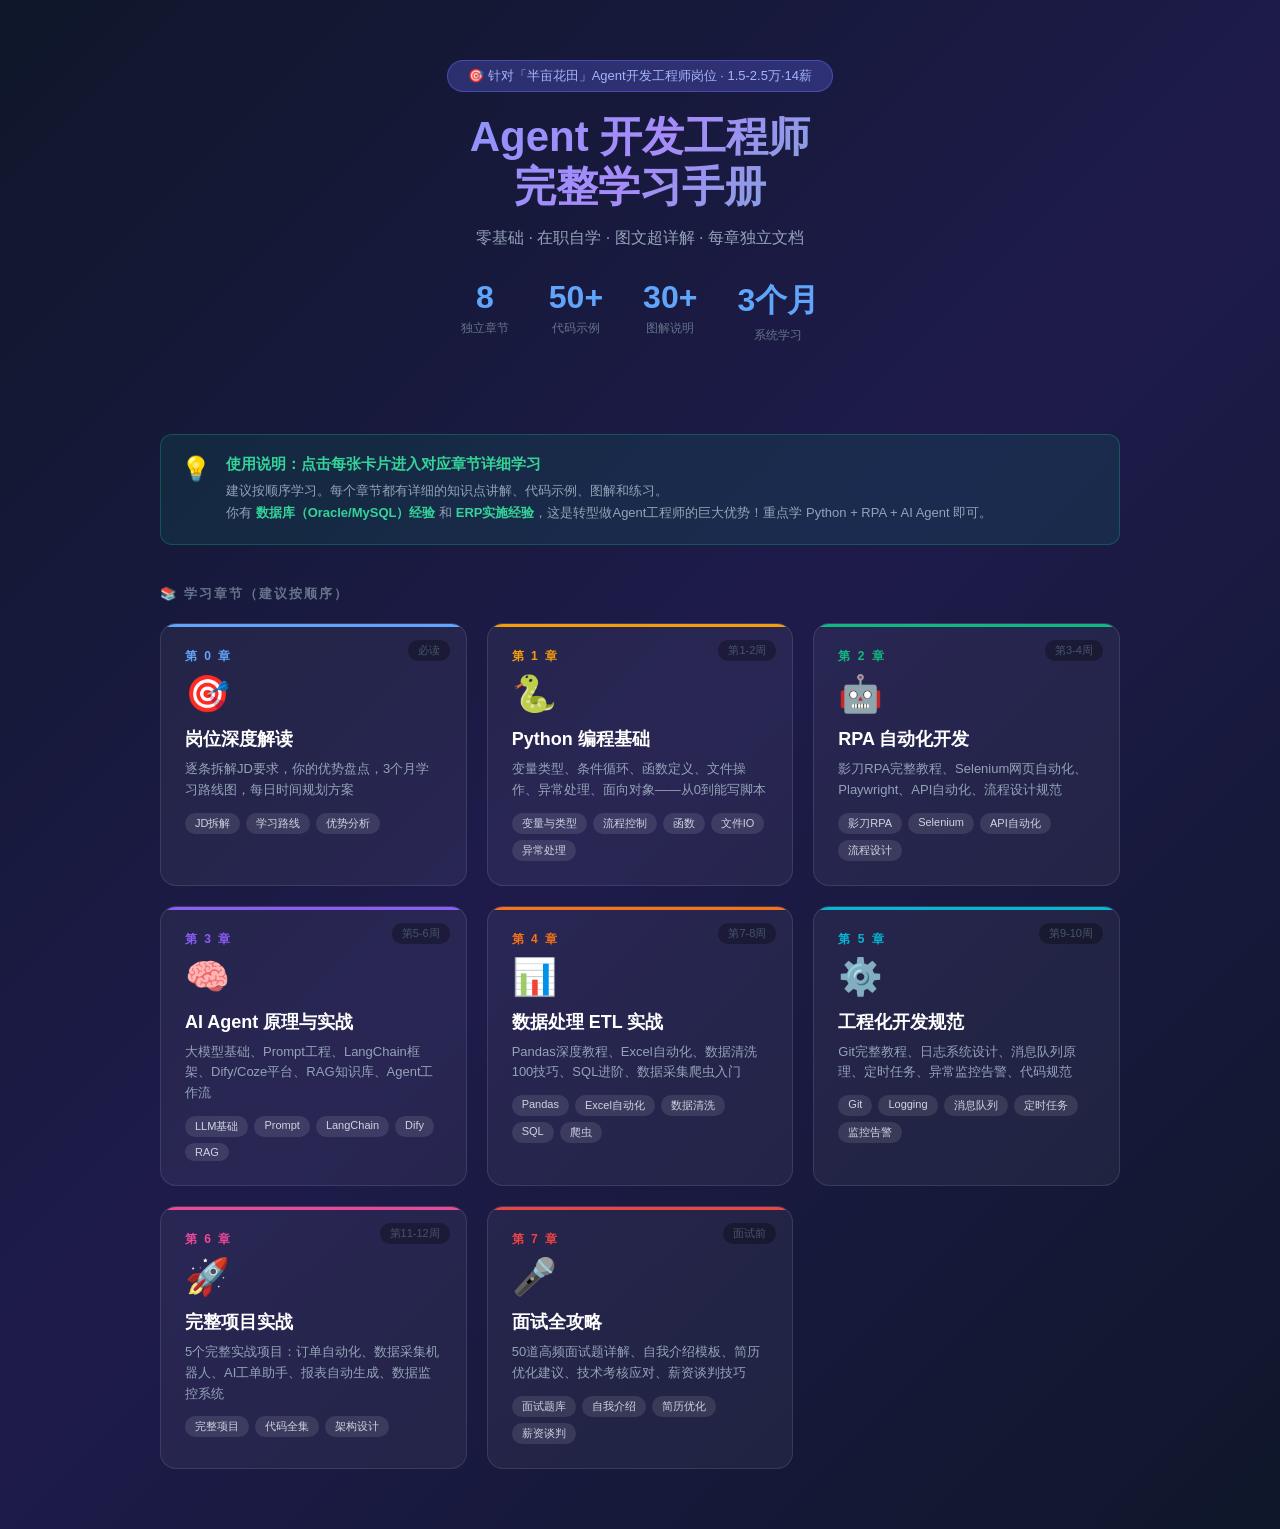
<file: index.html>
<!DOCTYPE html>
<html lang="zh-CN">
<head>
<meta charset="UTF-8">
<title>Agent开发工程师完整学习手册</title>
<style>
* { box-sizing: border-box; margin: 0; padding: 0; }
body {
  font-family: 'Microsoft YaHei', sans-serif;
  background: linear-gradient(135deg, #0f172a 0%, #1e1b4b 50%, #0f172a 100%);
  min-height: 100vh;
  color: white;
}
.hero {
  text-align: center;
  padding: 60px 30px 40px;
}
.hero .badge {
  display: inline-block;
  background: rgba(99,102,241,0.3);
  border: 1px solid rgba(99,102,241,0.5);
  padding: 6px 20px;
  border-radius: 30px;
  font-size: 13px;
  color: #a5b4fc;
  margin-bottom: 20px;
}
.hero h1 {
  font-size: 42px;
  font-weight: 900;
  background: linear-gradient(135deg, #60a5fa, #a78bfa, #34d399);
  -webkit-background-clip: text;
  -webkit-text-fill-color: transparent;
  margin-bottom: 15px;
  line-height: 1.2;
}
.hero p {
  font-size: 16px;
  color: #94a3b8;
  max-width: 600px;
  margin: 0 auto 30px;
}
.stats {
  display: flex;
  justify-content: center;
  gap: 40px;
  margin-bottom: 50px;
  flex-wrap: wrap;
}
.stat { text-align: center; }
.stat .num { font-size: 32px; font-weight: 900; color: #60a5fa; }
.stat .label { font-size: 12px; color: #64748b; margin-top: 4px; }

.chapters {
  max-width: 1000px;
  margin: 0 auto;
  padding: 0 20px 60px;
  display: grid;
  grid-template-columns: repeat(auto-fill, minmax(280px, 1fr));
  gap: 20px;
}
.chapter-card {
  background: rgba(255,255,255,0.05);
  border: 1px solid rgba(255,255,255,0.1);
  border-radius: 16px;
  padding: 24px;
  text-decoration: none;
  color: white;
  transition: all 0.3s;
  position: relative;
  overflow: hidden;
}
.chapter-card::before {
  content: '';
  position: absolute;
  top: 0; left: 0; right: 0;
  height: 3px;
  background: var(--color);
}
.chapter-card:hover {
  background: rgba(255,255,255,0.1);
  transform: translateY(-4px);
  box-shadow: 0 20px 40px rgba(0,0,0,0.3);
}
.card-num {
  font-size: 12px;
  color: var(--color);
  font-weight: 700;
  letter-spacing: 2px;
  text-transform: uppercase;
  margin-bottom: 8px;
}
.card-icon { font-size: 36px; margin-bottom: 12px; }
.card-title { font-size: 18px; font-weight: 700; margin-bottom: 8px; }
.card-desc { font-size: 13px; color: #94a3b8; line-height: 1.6; margin-bottom: 12px; }
.card-tags { display: flex; flex-wrap: wrap; gap: 6px; }
.card-tag {
  background: rgba(255,255,255,0.1);
  padding: 3px 10px;
  border-radius: 20px;
  font-size: 11px;
  color: #cbd5e1;
}
.card-time {
  position: absolute;
  top: 16px; right: 16px;
  font-size: 11px;
  color: #475569;
  background: rgba(0,0,0,0.3);
  padding: 3px 10px;
  border-radius: 10px;
}

.section-title {
  max-width: 1000px;
  margin: 0 auto 20px;
  padding: 0 20px;
  font-size: 13px;
  color: #64748b;
  text-transform: uppercase;
  letter-spacing: 2px;
  font-weight: 700;
}

.tip-box {
  max-width: 1000px;
  margin: 0 auto 40px;
  padding: 0 20px;
}
.tip-inner {
  background: rgba(16,185,129,0.1);
  border: 1px solid rgba(16,185,129,0.3);
  border-radius: 12px;
  padding: 20px;
  display: flex;
  gap: 15px;
}
.tip-inner .icon { font-size: 24px; flex-shrink: 0; }
.tip-inner h4 { font-size: 15px; font-weight: 700; color: #34d399; margin-bottom: 6px; }
.tip-inner p { font-size: 13px; color: #94a3b8; line-height: 1.7; }
</style>
</head>
<body>

<div class="hero">
  <div class="badge">🎯 针对「半亩花田」Agent开发工程师岗位 · 1.5-2.5万·14薪</div>
  <h1>Agent 开发工程师<br>完整学习手册</h1>
  <p>零基础 · 在职自学 · 图文超详解 · 每章独立文档</p>
  <div class="stats">
    <div class="stat"><div class="num">8</div><div class="label">独立章节</div></div>
    <div class="stat"><div class="num">50+</div><div class="label">代码示例</div></div>
    <div class="stat"><div class="num">30+</div><div class="label">图解说明</div></div>
    <div class="stat"><div class="num">3个月</div><div class="label">系统学习</div></div>
  </div>
</div>

<div class="tip-box">
  <div class="tip-inner">
    <div class="icon">💡</div>
    <div>
      <h4>使用说明：点击每张卡片进入对应章节详细学习</h4>
      <p>建议按顺序学习。每个章节都有详细的知识点讲解、代码示例、图解和练习。<br>
      你有 <strong style="color:#34d399">数据库（Oracle/MySQL）经验</strong> 和 <strong style="color:#34d399">ERP实施经验</strong>，这是转型做Agent工程师的巨大优势！重点学 Python + RPA + AI Agent 即可。</p>
    </div>
  </div>
</div>

<div class="section-title">📚 学习章节（建议按顺序）</div>

<div class="chapters">

  <a href="ch0-jd-analysis.html" class="chapter-card" style="--color:#60a5fa">
    <div class="card-time">必读</div>
    <div class="card-num">第 0 章</div>
    <div class="card-icon">🎯</div>
    <div class="card-title">岗位深度解读</div>
    <div class="card-desc">逐条拆解JD要求，你的优势盘点，3个月学习路线图，每日时间规划方案</div>
    <div class="card-tags">
      <span class="card-tag">JD拆解</span>
      <span class="card-tag">学习路线</span>
      <span class="card-tag">优势分析</span>
    </div>
  </a>

  <a href="ch1-python.html" class="chapter-card" style="--color:#f59e0b">
    <div class="card-time">第1-2周</div>
    <div class="card-num">第 1 章</div>
    <div class="card-icon">🐍</div>
    <div class="card-title">Python 编程基础</div>
    <div class="card-desc">变量类型、条件循环、函数定义、文件操作、异常处理、面向对象——从0到能写脚本</div>
    <div class="card-tags">
      <span class="card-tag">变量与类型</span>
      <span class="card-tag">流程控制</span>
      <span class="card-tag">函数</span>
      <span class="card-tag">文件IO</span>
      <span class="card-tag">异常处理</span>
    </div>
  </a>

  <a href="ch2-rpa.html" class="chapter-card" style="--color:#10b981">
    <div class="card-time">第3-4周</div>
    <div class="card-num">第 2 章</div>
    <div class="card-icon">🤖</div>
    <div class="card-title">RPA 自动化开发</div>
    <div class="card-desc">影刀RPA完整教程、Selenium网页自动化、Playwright、API自动化、流程设计规范</div>
    <div class="card-tags">
      <span class="card-tag">影刀RPA</span>
      <span class="card-tag">Selenium</span>
      <span class="card-tag">API自动化</span>
      <span class="card-tag">流程设计</span>
    </div>
  </a>

  <a href="ch3-agent.html" class="chapter-card" style="--color:#8b5cf6">
    <div class="card-time">第5-6周</div>
    <div class="card-num">第 3 章</div>
    <div class="card-icon">🧠</div>
    <div class="card-title">AI Agent 原理与实战</div>
    <div class="card-desc">大模型基础、Prompt工程、LangChain框架、Dify/Coze平台、RAG知识库、Agent工作流</div>
    <div class="card-tags">
      <span class="card-tag">LLM基础</span>
      <span class="card-tag">Prompt</span>
      <span class="card-tag">LangChain</span>
      <span class="card-tag">Dify</span>
      <span class="card-tag">RAG</span>
    </div>
  </a>

  <a href="ch4-etl.html" class="chapter-card" style="--color:#f97316">
    <div class="card-time">第7-8周</div>
    <div class="card-num">第 4 章</div>
    <div class="card-icon">📊</div>
    <div class="card-title">数据处理 ETL 实战</div>
    <div class="card-desc">Pandas深度教程、Excel自动化、数据清洗100技巧、SQL进阶、数据采集爬虫入门</div>
    <div class="card-tags">
      <span class="card-tag">Pandas</span>
      <span class="card-tag">Excel自动化</span>
      <span class="card-tag">数据清洗</span>
      <span class="card-tag">SQL</span>
      <span class="card-tag">爬虫</span>
    </div>
  </a>

  <a href="ch5-engineering.html" class="chapter-card" style="--color:#06b6d4">
    <div class="card-time">第9-10周</div>
    <div class="card-num">第 5 章</div>
    <div class="card-icon">⚙️</div>
    <div class="card-title">工程化开发规范</div>
    <div class="card-desc">Git完整教程、日志系统设计、消息队列原理、定时任务、异常监控告警、代码规范</div>
    <div class="card-tags">
      <span class="card-tag">Git</span>
      <span class="card-tag">Logging</span>
      <span class="card-tag">消息队列</span>
      <span class="card-tag">定时任务</span>
      <span class="card-tag">监控告警</span>
    </div>
  </a>

  <a href="ch6-projects.html" class="chapter-card" style="--color:#ec4899">
    <div class="card-time">第11-12周</div>
    <div class="card-num">第 6 章</div>
    <div class="card-icon">🚀</div>
    <div class="card-title">完整项目实战</div>
    <div class="card-desc">5个完整实战项目：订单自动化、数据采集机器人、AI工单助手、报表自动生成、数据监控系统</div>
    <div class="card-tags">
      <span class="card-tag">完整项目</span>
      <span class="card-tag">代码全集</span>
      <span class="card-tag">架构设计</span>
    </div>
  </a>

  <a href="ch7-interview.html" class="chapter-card" style="--color:#ef4444">
    <div class="card-time">面试前</div>
    <div class="card-num">第 7 章</div>
    <div class="card-icon">🎤</div>
    <div class="card-title">面试全攻略</div>
    <div class="card-desc">50道高频面试题详解、自我介绍模板、简历优化建议、技术考核应对、薪资谈判技巧</div>
    <div class="card-tags">
      <span class="card-tag">面试题库</span>
      <span class="card-tag">自我介绍</span>
      <span class="card-tag">简历优化</span>
      <span class="card-tag">薪资谈判</span>
    </div>
  </a>

</div>

</body>
</html>
</file>
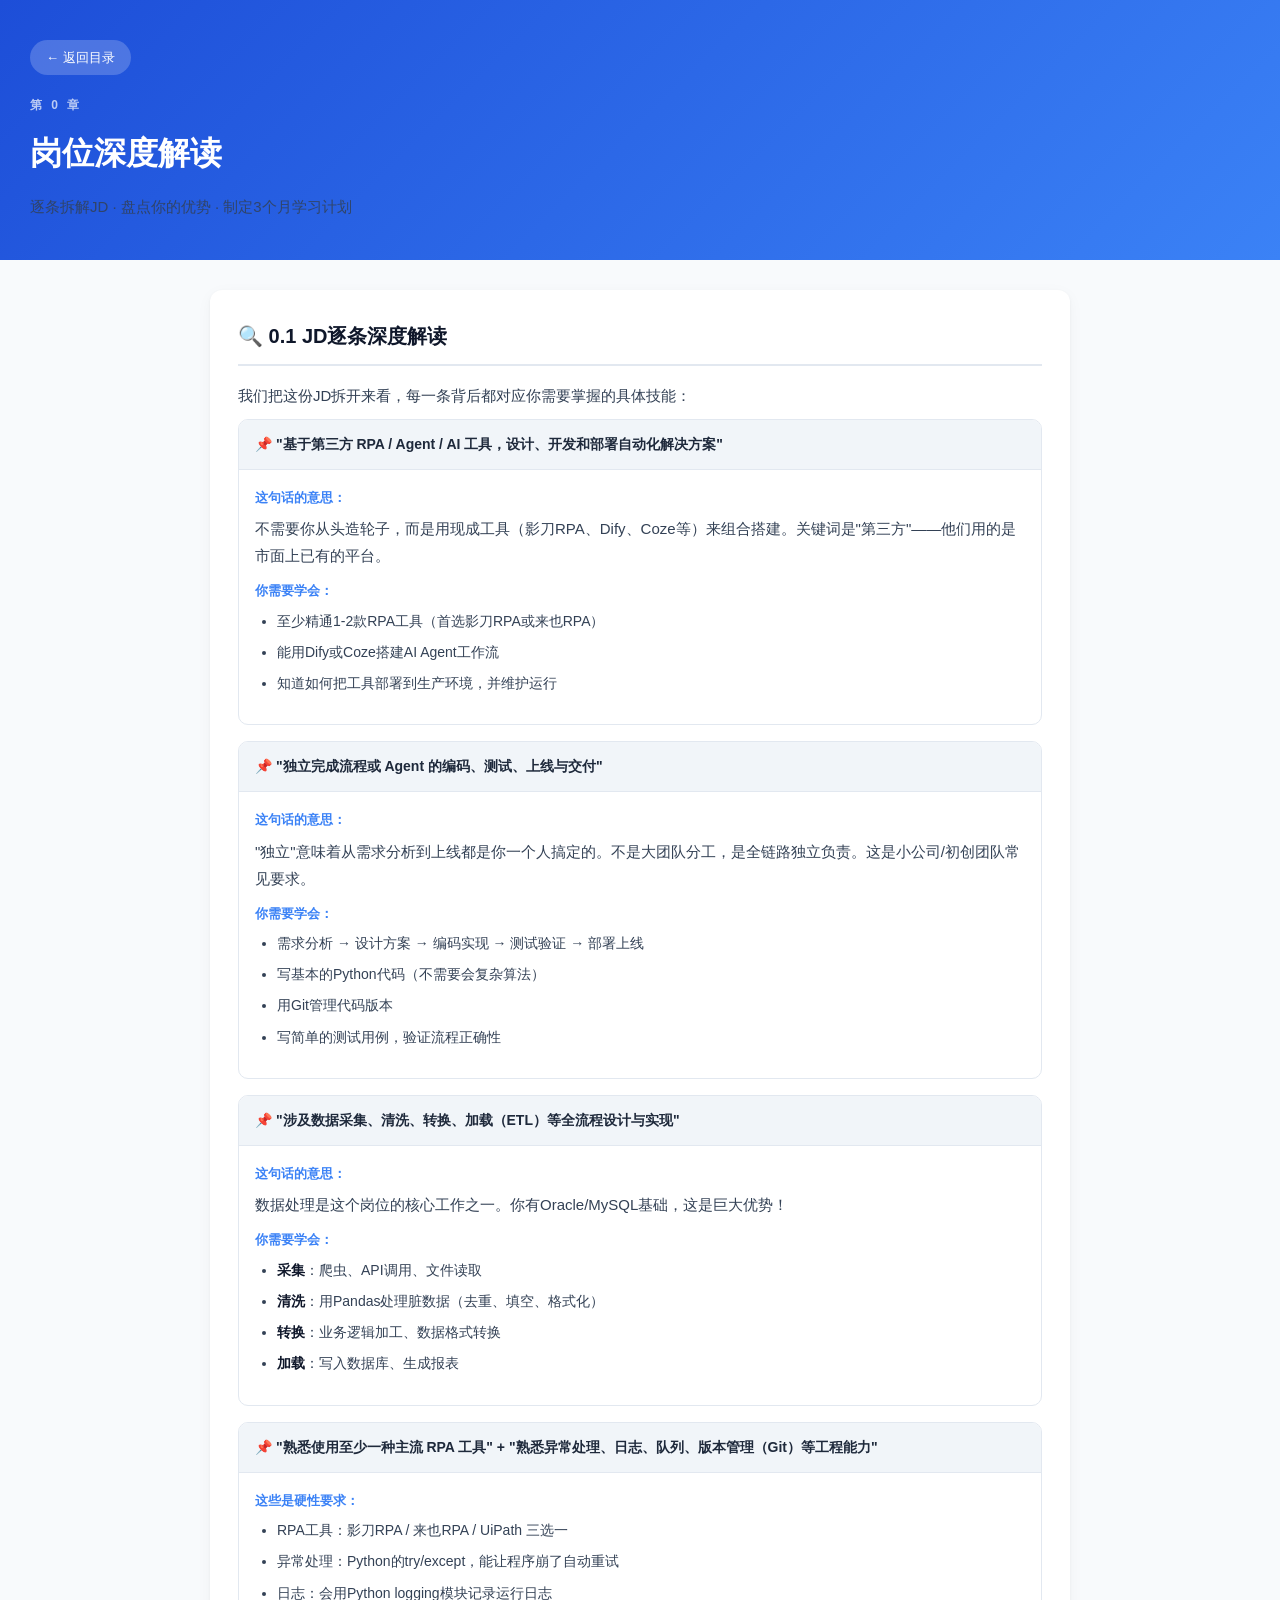
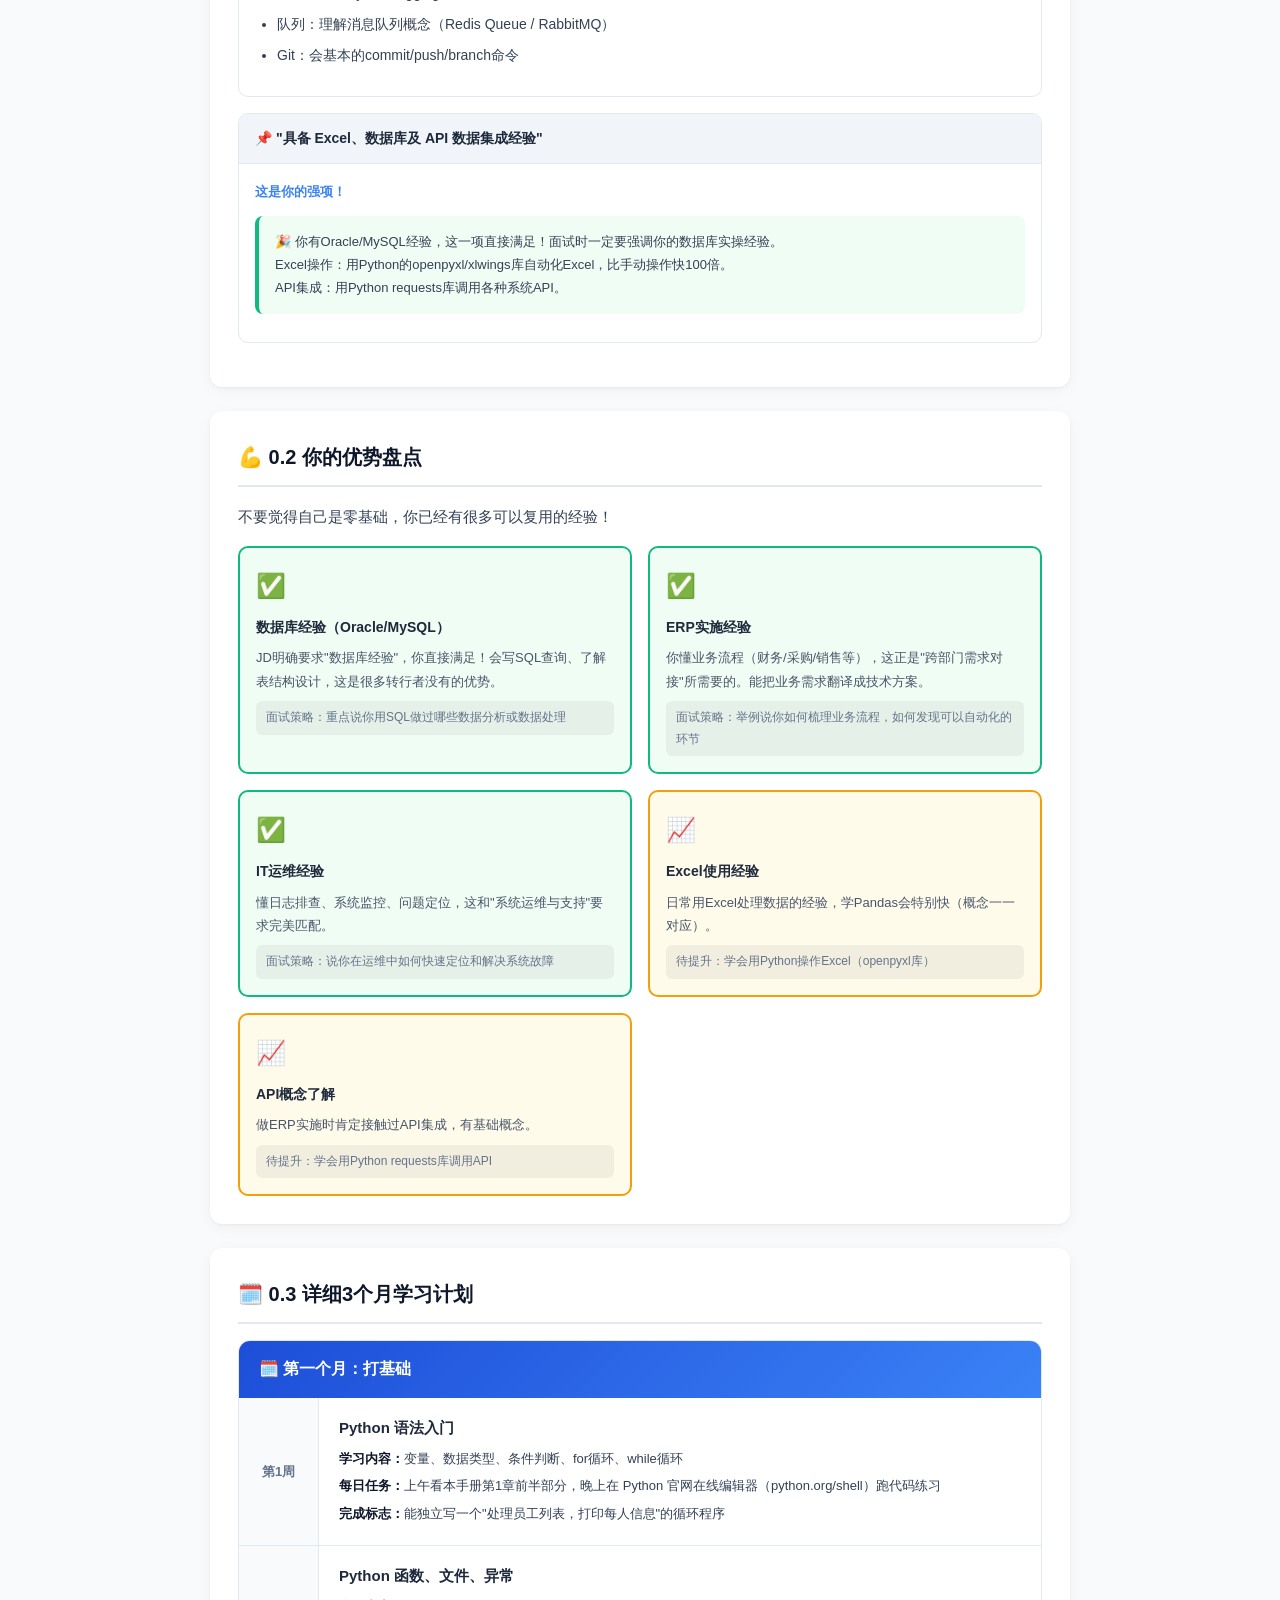
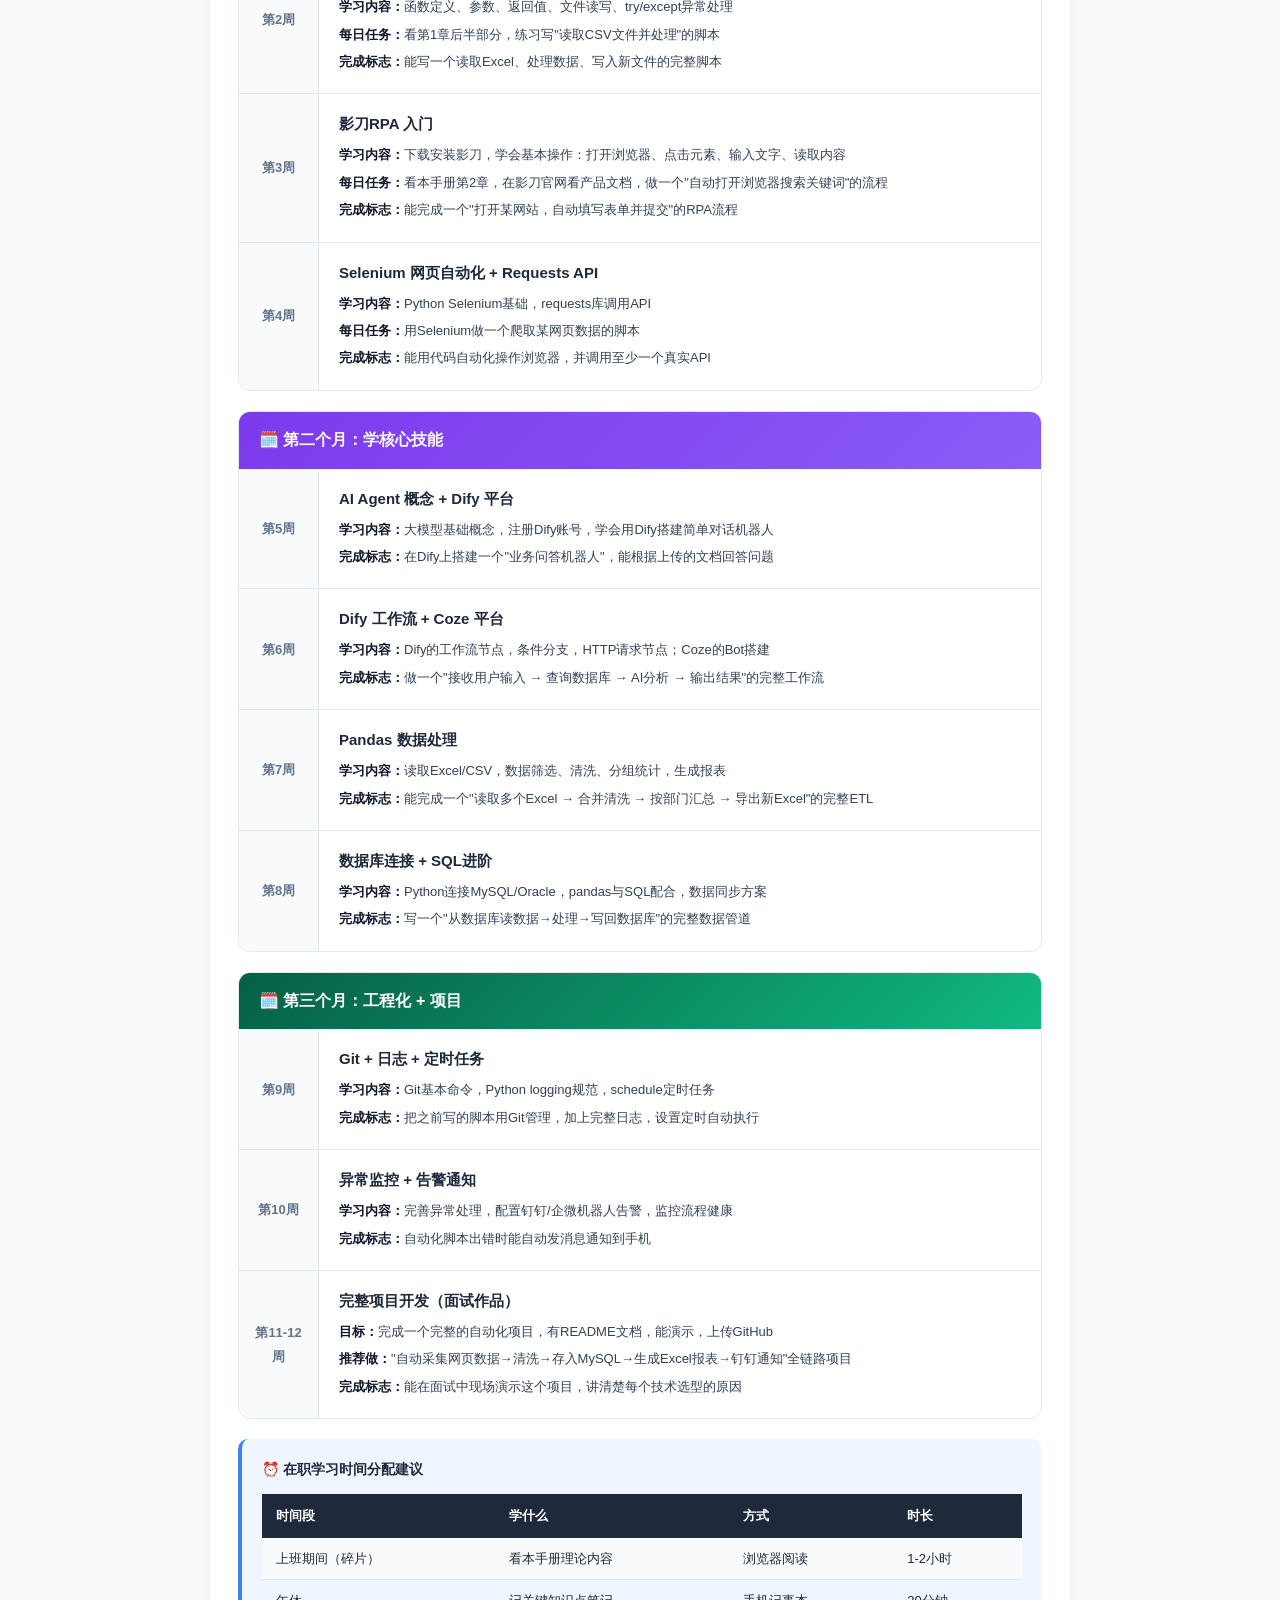
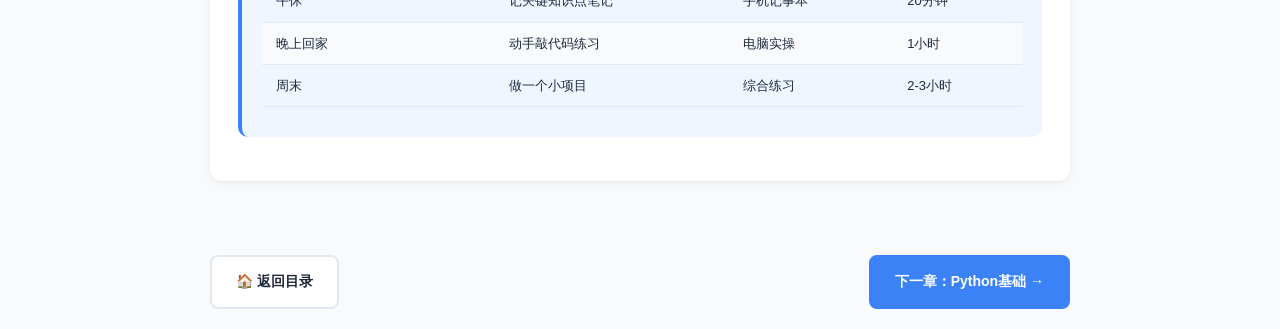
<file: ch0-jd-analysis.html>
<!DOCTYPE html>
<html lang="zh-CN">
<head>
<meta charset="UTF-8">
<title>第0章 · 岗位深度解读</title>
<link rel="stylesheet" href="common.css">
</head>
<body>
<div class="page-header ch0">
  <a href="index.html" class="back-btn">← 返回目录</a>
  <div class="ch-num">第 0 章</div>
  <h1>岗位深度解读</h1>
  <p>逐条拆解JD · 盘点你的优势 · 制定3个月学习计划</p>
</div>
<div class="content">

<!-- ===== 0.1 JD逐条解读 ===== -->
<div class="section">
  <h2 class="sec-title">🔍 0.1 JD逐条深度解读</h2>
  <p>我们把这份JD拆开来看，每一条背后都对应你需要掌握的具体技能：</p>

  <div class="jd-item">
    <div class="jd-text">📌 "基于第三方 RPA / Agent / AI 工具，设计、开发和部署自动化解决方案"</div>
    <div class="jd-explain">
      <h4>这句话的意思：</h4>
      <p>不需要你从头造轮子，而是用现成工具（影刀RPA、Dify、Coze等）来组合搭建。关键词是"第三方"——他们用的是市面上已有的平台。</p>
      <h4>你需要学会：</h4>
      <ul>
        <li>至少精通1-2款RPA工具（首选影刀RPA或来也RPA）</li>
        <li>能用Dify或Coze搭建AI Agent工作流</li>
        <li>知道如何把工具部署到生产环境，并维护运行</li>
      </ul>
    </div>
  </div>

  <div class="jd-item">
    <div class="jd-text">📌 "独立完成流程或 Agent 的编码、测试、上线与交付"</div>
    <div class="jd-explain">
      <h4>这句话的意思：</h4>
      <p>"独立"意味着从需求分析到上线都是你一个人搞定的。不是大团队分工，是全链路独立负责。这是小公司/初创团队常见要求。</p>
      <h4>你需要学会：</h4>
      <ul>
        <li>需求分析 → 设计方案 → 编码实现 → 测试验证 → 部署上线</li>
        <li>写基本的Python代码（不需要会复杂算法）</li>
        <li>用Git管理代码版本</li>
        <li>写简单的测试用例，验证流程正确性</li>
      </ul>
    </div>
  </div>

  <div class="jd-item">
    <div class="jd-text">📌 "涉及数据采集、清洗、转换、加载（ETL）等全流程设计与实现"</div>
    <div class="jd-explain">
      <h4>这句话的意思：</h4>
      <p>数据处理是这个岗位的核心工作之一。你有Oracle/MySQL基础，这是巨大优势！</p>
      <h4>你需要学会：</h4>
      <ul>
        <li><strong>采集</strong>：爬虫、API调用、文件读取</li>
        <li><strong>清洗</strong>：用Pandas处理脏数据（去重、填空、格式化）</li>
        <li><strong>转换</strong>：业务逻辑加工、数据格式转换</li>
        <li><strong>加载</strong>：写入数据库、生成报表</li>
      </ul>
    </div>
  </div>

  <div class="jd-item">
    <div class="jd-text">📌 "熟悉使用至少一种主流 RPA 工具" + "熟悉异常处理、日志、队列、版本管理（Git）等工程能力"</div>
    <div class="jd-explain">
      <h4>这些是硬性要求：</h4>
      <ul>
        <li>RPA工具：影刀RPA / 来也RPA / UiPath 三选一</li>
        <li>异常处理：Python的try/except，能让程序崩了自动重试</li>
        <li>日志：会用Python logging模块记录运行日志</li>
        <li>队列：理解消息队列概念（Redis Queue / RabbitMQ）</li>
        <li>Git：会基本的commit/push/branch命令</li>
      </ul>
    </div>
  </div>

  <div class="jd-item">
    <div class="jd-text">📌 "具备 Excel、数据库及 API 数据集成经验"</div>
    <div class="jd-explain">
      <h4>这是你的强项！</h4>
      <div class="highlight-box green">
        <p>🎉 你有Oracle/MySQL经验，这一项直接满足！面试时一定要强调你的数据库实操经验。<br>
        Excel操作：用Python的openpyxl/xlwings库自动化Excel，比手动操作快100倍。<br>
        API集成：用Python requests库调用各种系统API。</p>
      </div>
    </div>
  </div>
</div>

<!-- ===== 0.2 你的优势 ===== -->
<div class="section">
  <h2 class="sec-title">💪 0.2 你的优势盘点</h2>
  <p>不要觉得自己是零基础，你已经有很多可以复用的经验！</p>

  <div class="advantage-grid">
    <div class="adv-card strong">
      <div class="adv-icon">✅</div>
      <h4>数据库经验（Oracle/MySQL）</h4>
      <p>JD明确要求"数据库经验"，你直接满足！会写SQL查询、了解表结构设计，这是很多转行者没有的优势。</p>
      <div class="adv-action">面试策略：重点说你用SQL做过哪些数据分析或数据处理</div>
    </div>
    <div class="adv-card strong">
      <div class="adv-icon">✅</div>
      <h4>ERP实施经验</h4>
      <p>你懂业务流程（财务/采购/销售等），这正是"跨部门需求对接"所需要的。能把业务需求翻译成技术方案。</p>
      <div class="adv-action">面试策略：举例说你如何梳理业务流程，如何发现可以自动化的环节</div>
    </div>
    <div class="adv-card strong">
      <div class="adv-icon">✅</div>
      <h4>IT运维经验</h4>
      <p>懂日志排查、系统监控、问题定位，这和"系统运维与支持"要求完美匹配。</p>
      <div class="adv-action">面试策略：说你在运维中如何快速定位和解决系统故障</div>
    </div>
    <div class="adv-card medium">
      <div class="adv-icon">📈</div>
      <h4>Excel使用经验</h4>
      <p>日常用Excel处理数据的经验，学Pandas会特别快（概念一一对应）。</p>
      <div class="adv-action">待提升：学会用Python操作Excel（openpyxl库）</div>
    </div>
    <div class="adv-card medium">
      <div class="adv-icon">📈</div>
      <h4>API概念了解</h4>
      <p>做ERP实施时肯定接触过API集成，有基础概念。</p>
      <div class="adv-action">待提升：学会用Python requests库调用API</div>
    </div>
  </div>
</div>

<!-- ===== 0.3 学习路线 ===== -->
<div class="section">
  <h2 class="sec-title">🗓️ 0.3 详细3个月学习计划</h2>

  <div class="month-plan">
    <div class="month-header m1">🗓️ 第一个月：打基础</div>
    <div class="week-item">
      <div class="week-label">第1周</div>
      <div class="week-content">
        <h4>Python 语法入门</h4>
        <p><strong>学习内容：</strong>变量、数据类型、条件判断、for循环、while循环</p>
        <p><strong>每日任务：</strong>上午看本手册第1章前半部分，晚上在 Python 官网在线编辑器（python.org/shell）跑代码练习</p>
        <p><strong>完成标志：</strong>能独立写一个"处理员工列表，打印每人信息"的循环程序</p>
      </div>
    </div>
    <div class="week-item">
      <div class="week-label">第2周</div>
      <div class="week-content">
        <h4>Python 函数、文件、异常</h4>
        <p><strong>学习内容：</strong>函数定义、参数、返回值、文件读写、try/except异常处理</p>
        <p><strong>每日任务：</strong>看第1章后半部分，练习写"读取CSV文件并处理"的脚本</p>
        <p><strong>完成标志：</strong>能写一个读取Excel、处理数据、写入新文件的完整脚本</p>
      </div>
    </div>
    <div class="week-item">
      <div class="week-label">第3周</div>
      <div class="week-content">
        <h4>影刀RPA 入门</h4>
        <p><strong>学习内容：</strong>下载安装影刀，学会基本操作：打开浏览器、点击元素、输入文字、读取内容</p>
        <p><strong>每日任务：</strong>看本手册第2章，在影刀官网看产品文档，做一个"自动打开浏览器搜索关键词"的流程</p>
        <p><strong>完成标志：</strong>能完成一个"打开某网站，自动填写表单并提交"的RPA流程</p>
      </div>
    </div>
    <div class="week-item">
      <div class="week-label">第4周</div>
      <div class="week-content">
        <h4>Selenium 网页自动化 + Requests API</h4>
        <p><strong>学习内容：</strong>Python Selenium基础，requests库调用API</p>
        <p><strong>每日任务：</strong>用Selenium做一个爬取某网页数据的脚本</p>
        <p><strong>完成标志：</strong>能用代码自动化操作浏览器，并调用至少一个真实API</p>
      </div>
    </div>
  </div>

  <div class="month-plan">
    <div class="month-header m2">🗓️ 第二个月：学核心技能</div>
    <div class="week-item">
      <div class="week-label">第5周</div>
      <div class="week-content">
        <h4>AI Agent 概念 + Dify 平台</h4>
        <p><strong>学习内容：</strong>大模型基础概念，注册Dify账号，学会用Dify搭建简单对话机器人</p>
        <p><strong>完成标志：</strong>在Dify上搭建一个"业务问答机器人"，能根据上传的文档回答问题</p>
      </div>
    </div>
    <div class="week-item">
      <div class="week-label">第6周</div>
      <div class="week-content">
        <h4>Dify 工作流 + Coze 平台</h4>
        <p><strong>学习内容：</strong>Dify的工作流节点，条件分支，HTTP请求节点；Coze的Bot搭建</p>
        <p><strong>完成标志：</strong>做一个"接收用户输入 → 查询数据库 → AI分析 → 输出结果"的完整工作流</p>
      </div>
    </div>
    <div class="week-item">
      <div class="week-label">第7周</div>
      <div class="week-content">
        <h4>Pandas 数据处理</h4>
        <p><strong>学习内容：</strong>读取Excel/CSV，数据筛选、清洗、分组统计，生成报表</p>
        <p><strong>完成标志：</strong>能完成一个"读取多个Excel → 合并清洗 → 按部门汇总 → 导出新Excel"的完整ETL</p>
      </div>
    </div>
    <div class="week-item">
      <div class="week-label">第8周</div>
      <div class="week-content">
        <h4>数据库连接 + SQL进阶</h4>
        <p><strong>学习内容：</strong>Python连接MySQL/Oracle，pandas与SQL配合，数据同步方案</p>
        <p><strong>完成标志：</strong>写一个"从数据库读数据→处理→写回数据库"的完整数据管道</p>
      </div>
    </div>
  </div>

  <div class="month-plan">
    <div class="month-header m3">🗓️ 第三个月：工程化 + 项目</div>
    <div class="week-item">
      <div class="week-label">第9周</div>
      <div class="week-content">
        <h4>Git + 日志 + 定时任务</h4>
        <p><strong>学习内容：</strong>Git基本命令，Python logging规范，schedule定时任务</p>
        <p><strong>完成标志：</strong>把之前写的脚本用Git管理，加上完整日志，设置定时自动执行</p>
      </div>
    </div>
    <div class="week-item">
      <div class="week-label">第10周</div>
      <div class="week-content">
        <h4>异常监控 + 告警通知</h4>
        <p><strong>学习内容：</strong>完善异常处理，配置钉钉/企微机器人告警，监控流程健康</p>
        <p><strong>完成标志：</strong>自动化脚本出错时能自动发消息通知到手机</p>
      </div>
    </div>
    <div class="week-item">
      <div class="week-label">第11-12周</div>
      <div class="week-content">
        <h4>完整项目开发（面试作品）</h4>
        <p><strong>目标：</strong>完成一个完整的自动化项目，有README文档，能演示，上传GitHub</p>
        <p><strong>推荐做：</strong>"自动采集网页数据→清洗→存入MySQL→生成Excel报表→钉钉通知"全链路项目</p>
        <p><strong>完成标志：</strong>能在面试中现场演示这个项目，讲清楚每个技术选型的原因</p>
      </div>
    </div>
  </div>

  <div class="tip-card blue">
    <h4>⏰ 在职学习时间分配建议</h4>
    <table class="simple-table">
      <tr><th>时间段</th><th>学什么</th><th>方式</th><th>时长</th></tr>
      <tr><td>上班期间（碎片）</td><td>看本手册理论内容</td><td>浏览器阅读</td><td>1-2小时</td></tr>
      <tr><td>午休</td><td>记关键知识点笔记</td><td>手机记事本</td><td>20分钟</td></tr>
      <tr><td>晚上回家</td><td>动手敲代码练习</td><td>电脑实操</td><td>1小时</td></tr>
      <tr><td>周末</td><td>做一个小项目</td><td>综合练习</td><td>2-3小时</td></tr>
    </table>
  </div>
</div>

</div>
<div class="nav-footer">
  <a href="index.html" class="nav-btn">🏠 返回目录</a>
  <a href="ch1-python.html" class="nav-btn primary">下一章：Python基础 →</a>
</div>
</body>
</html>
</file>
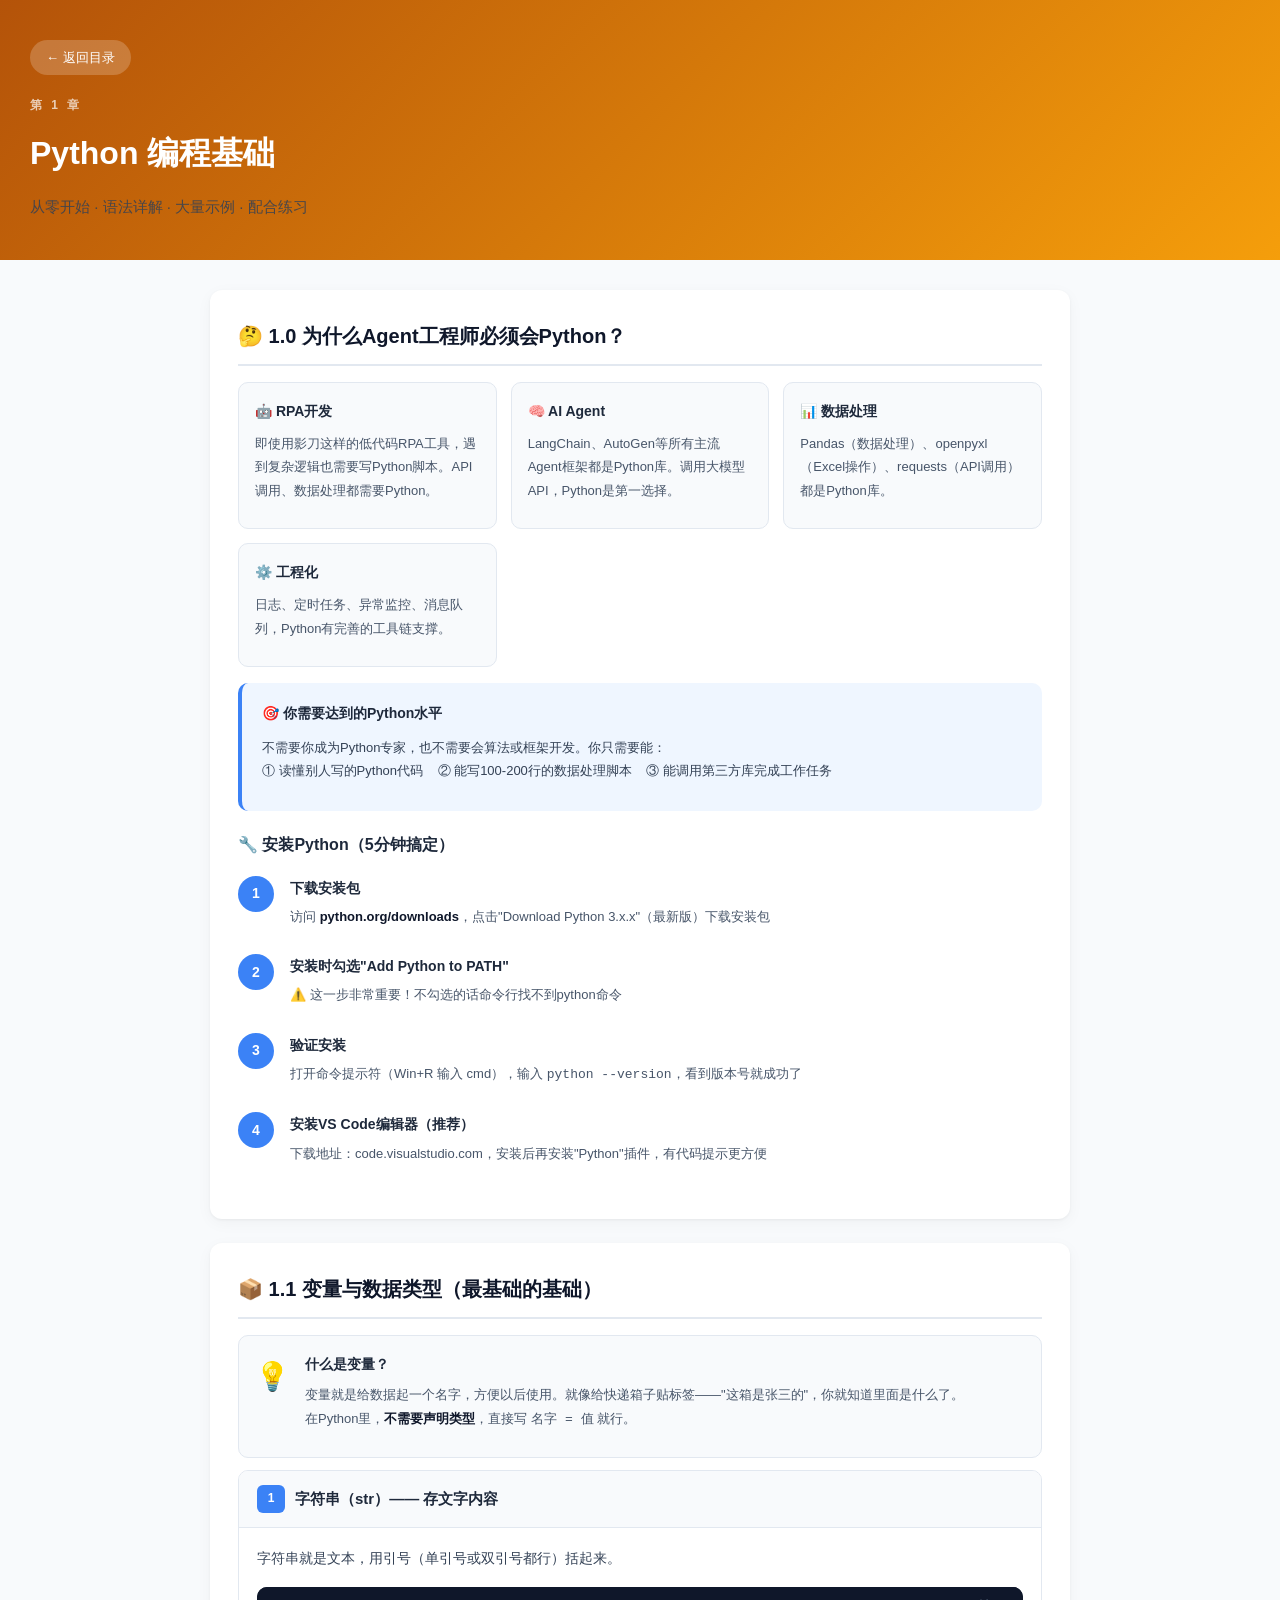
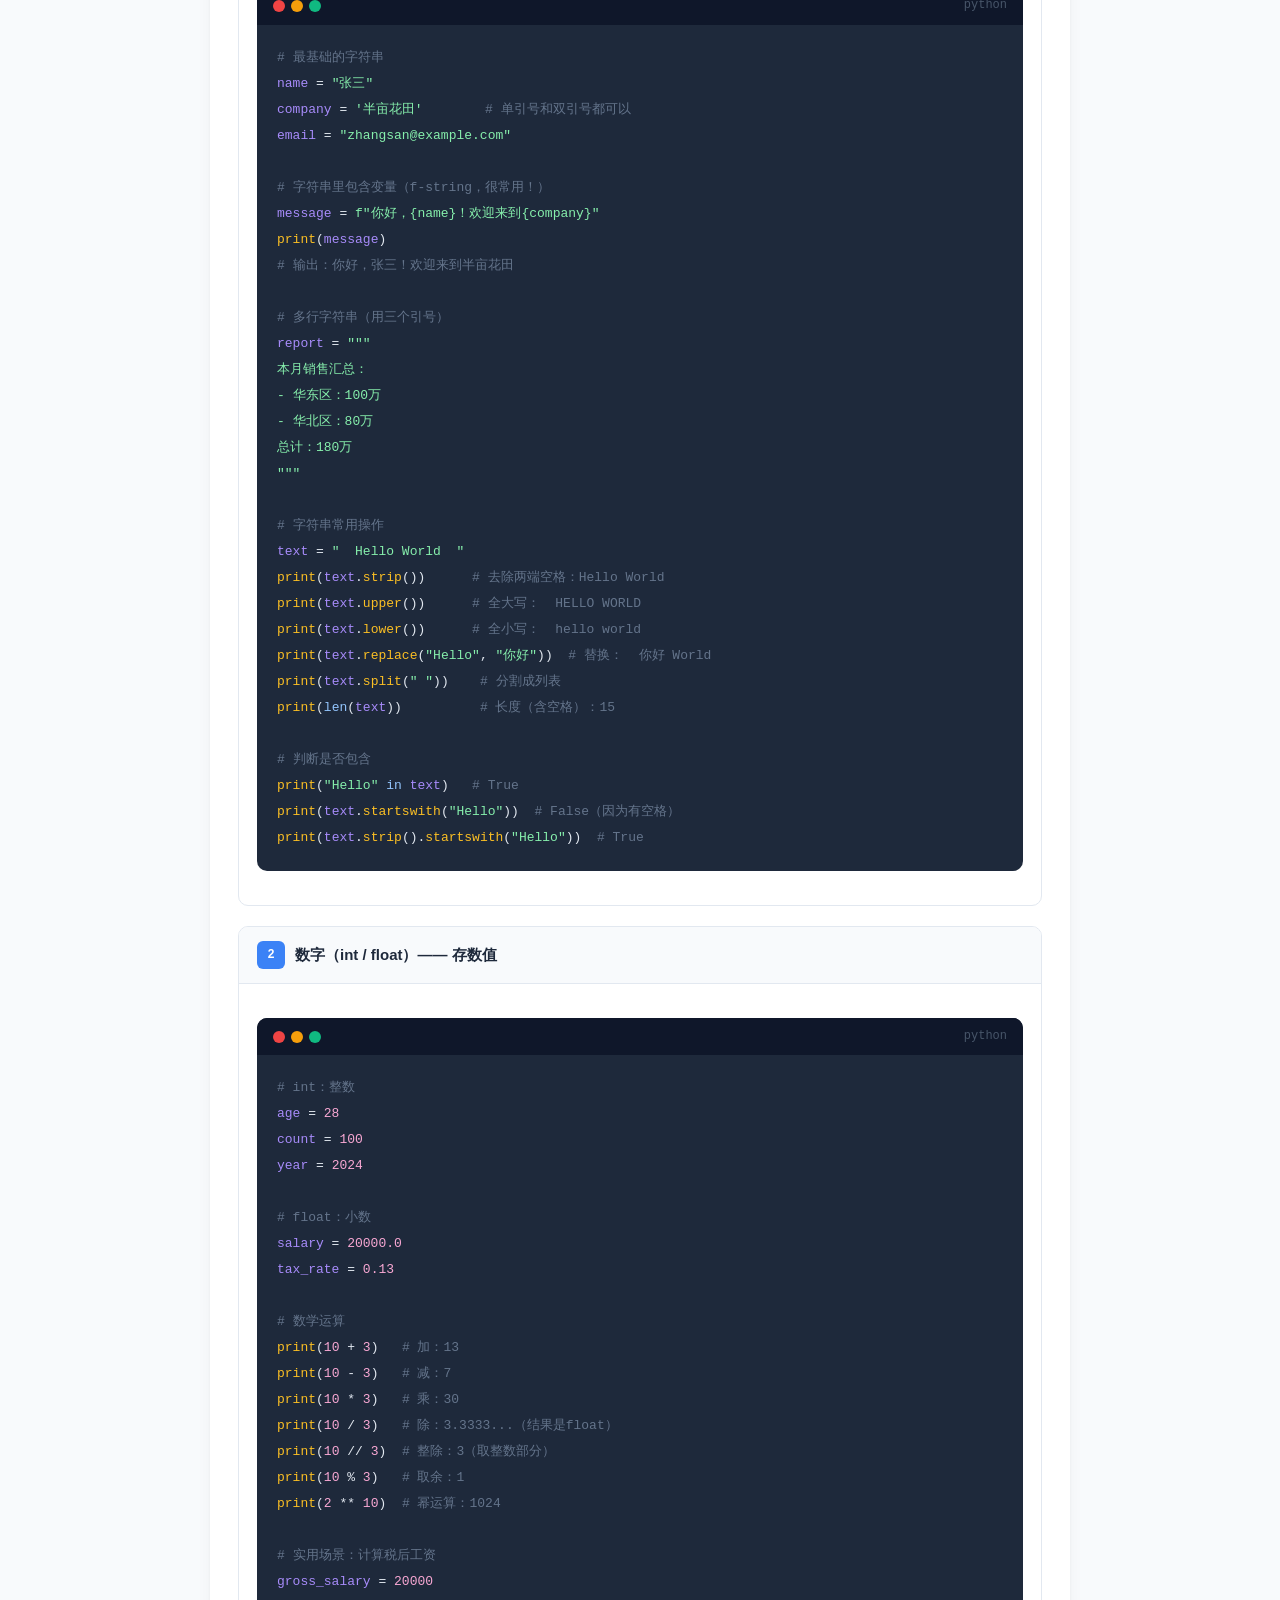
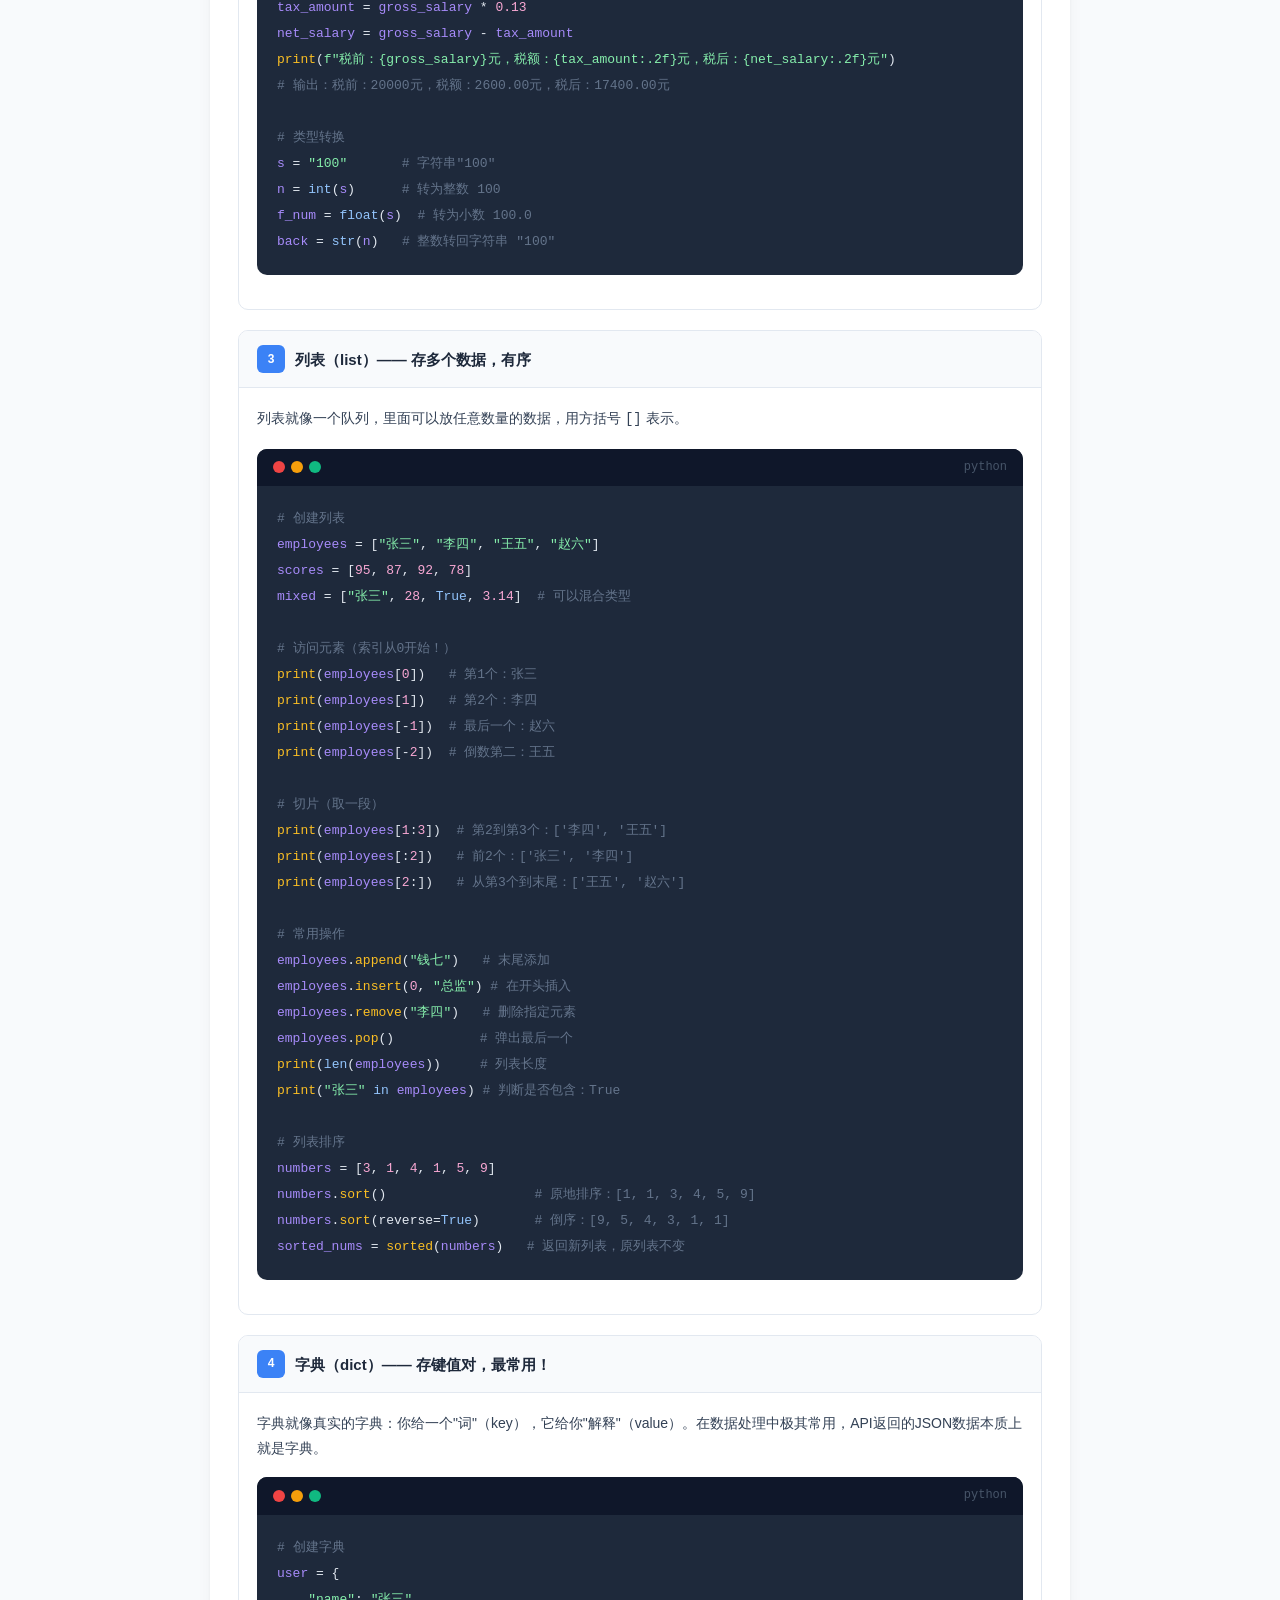
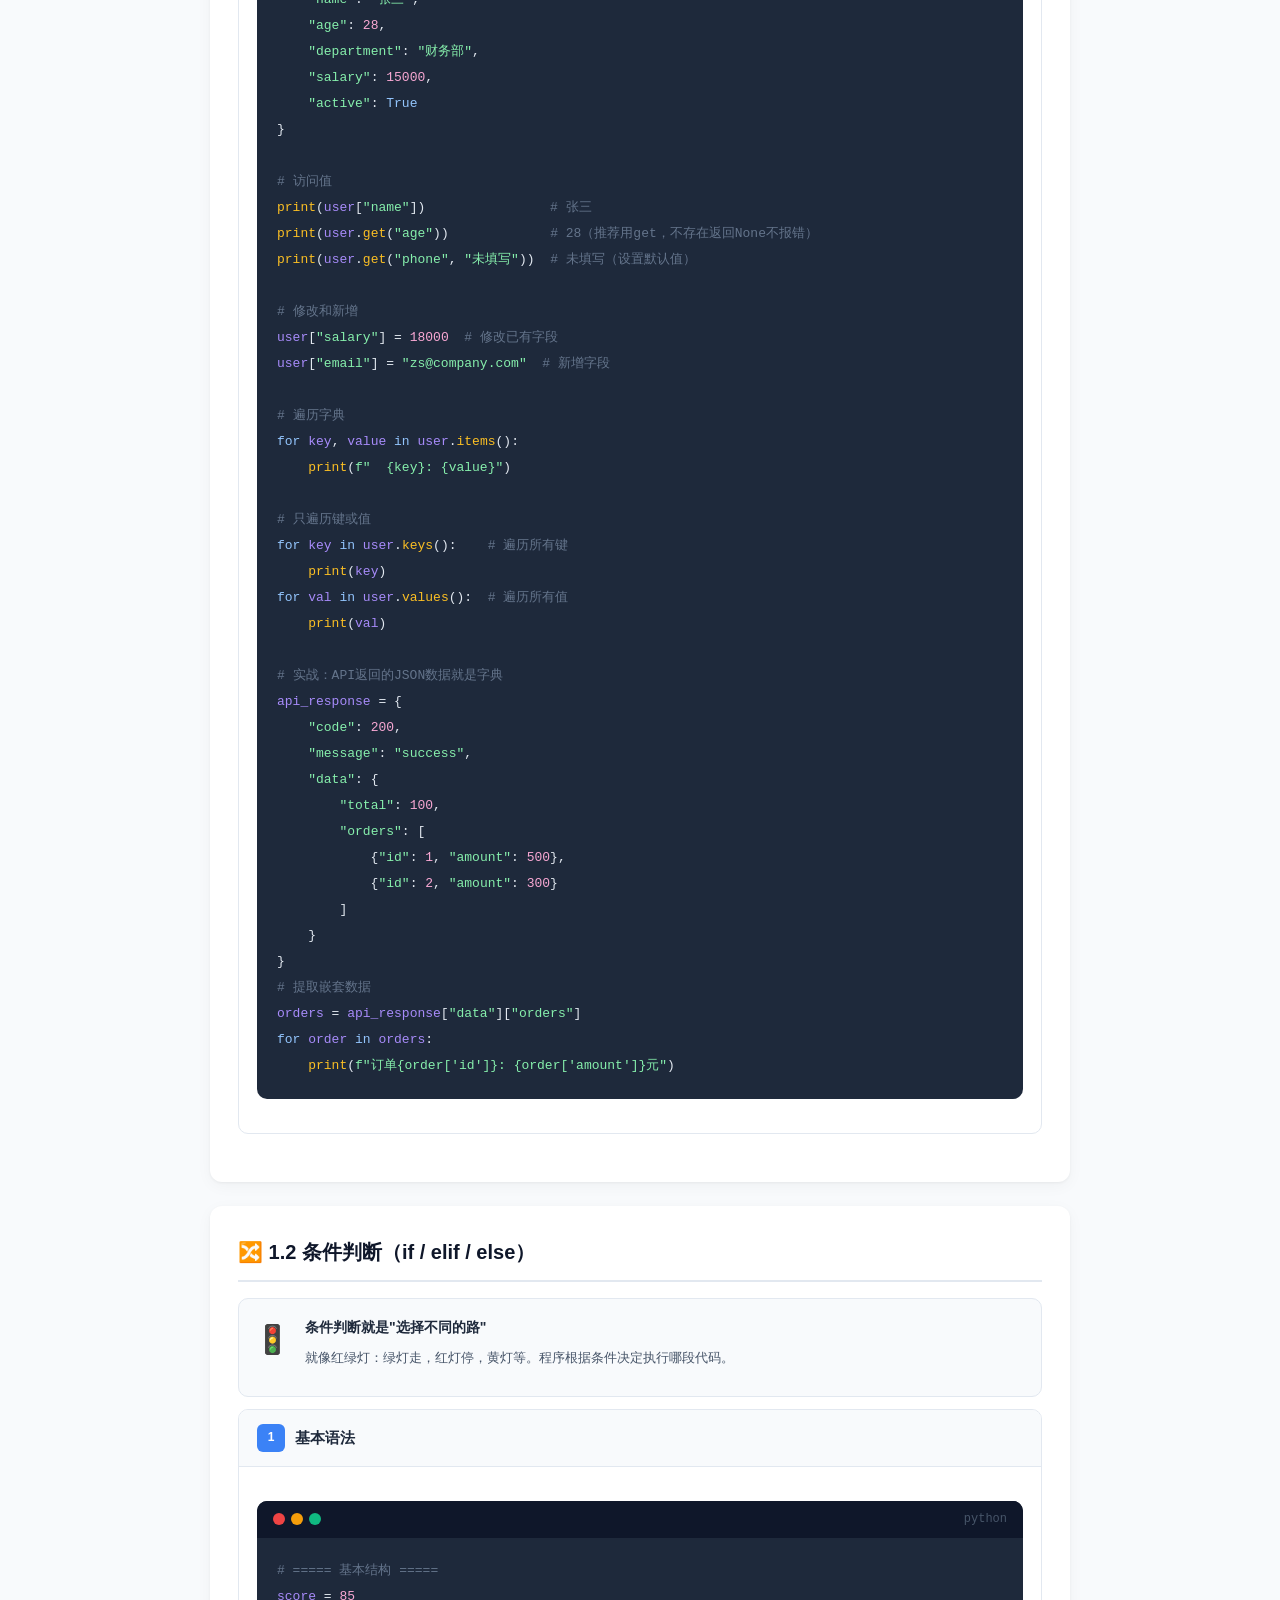
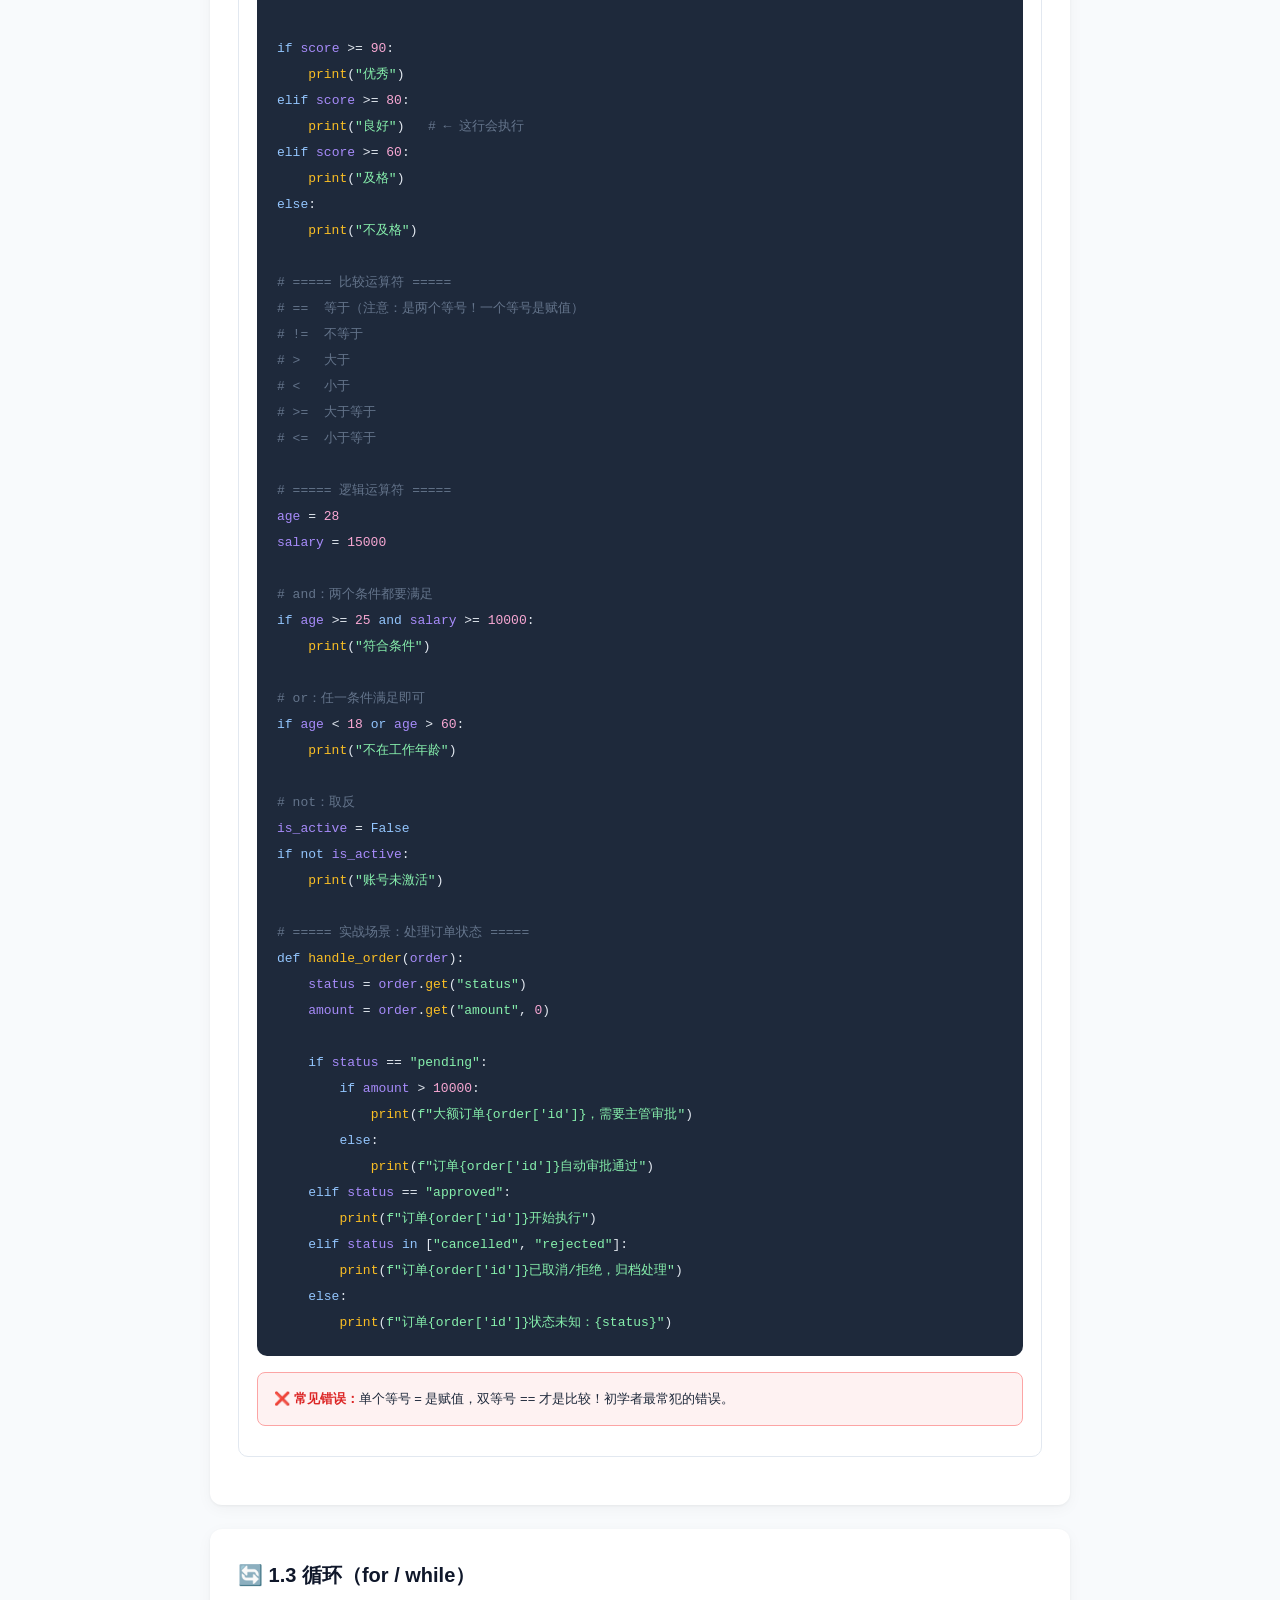
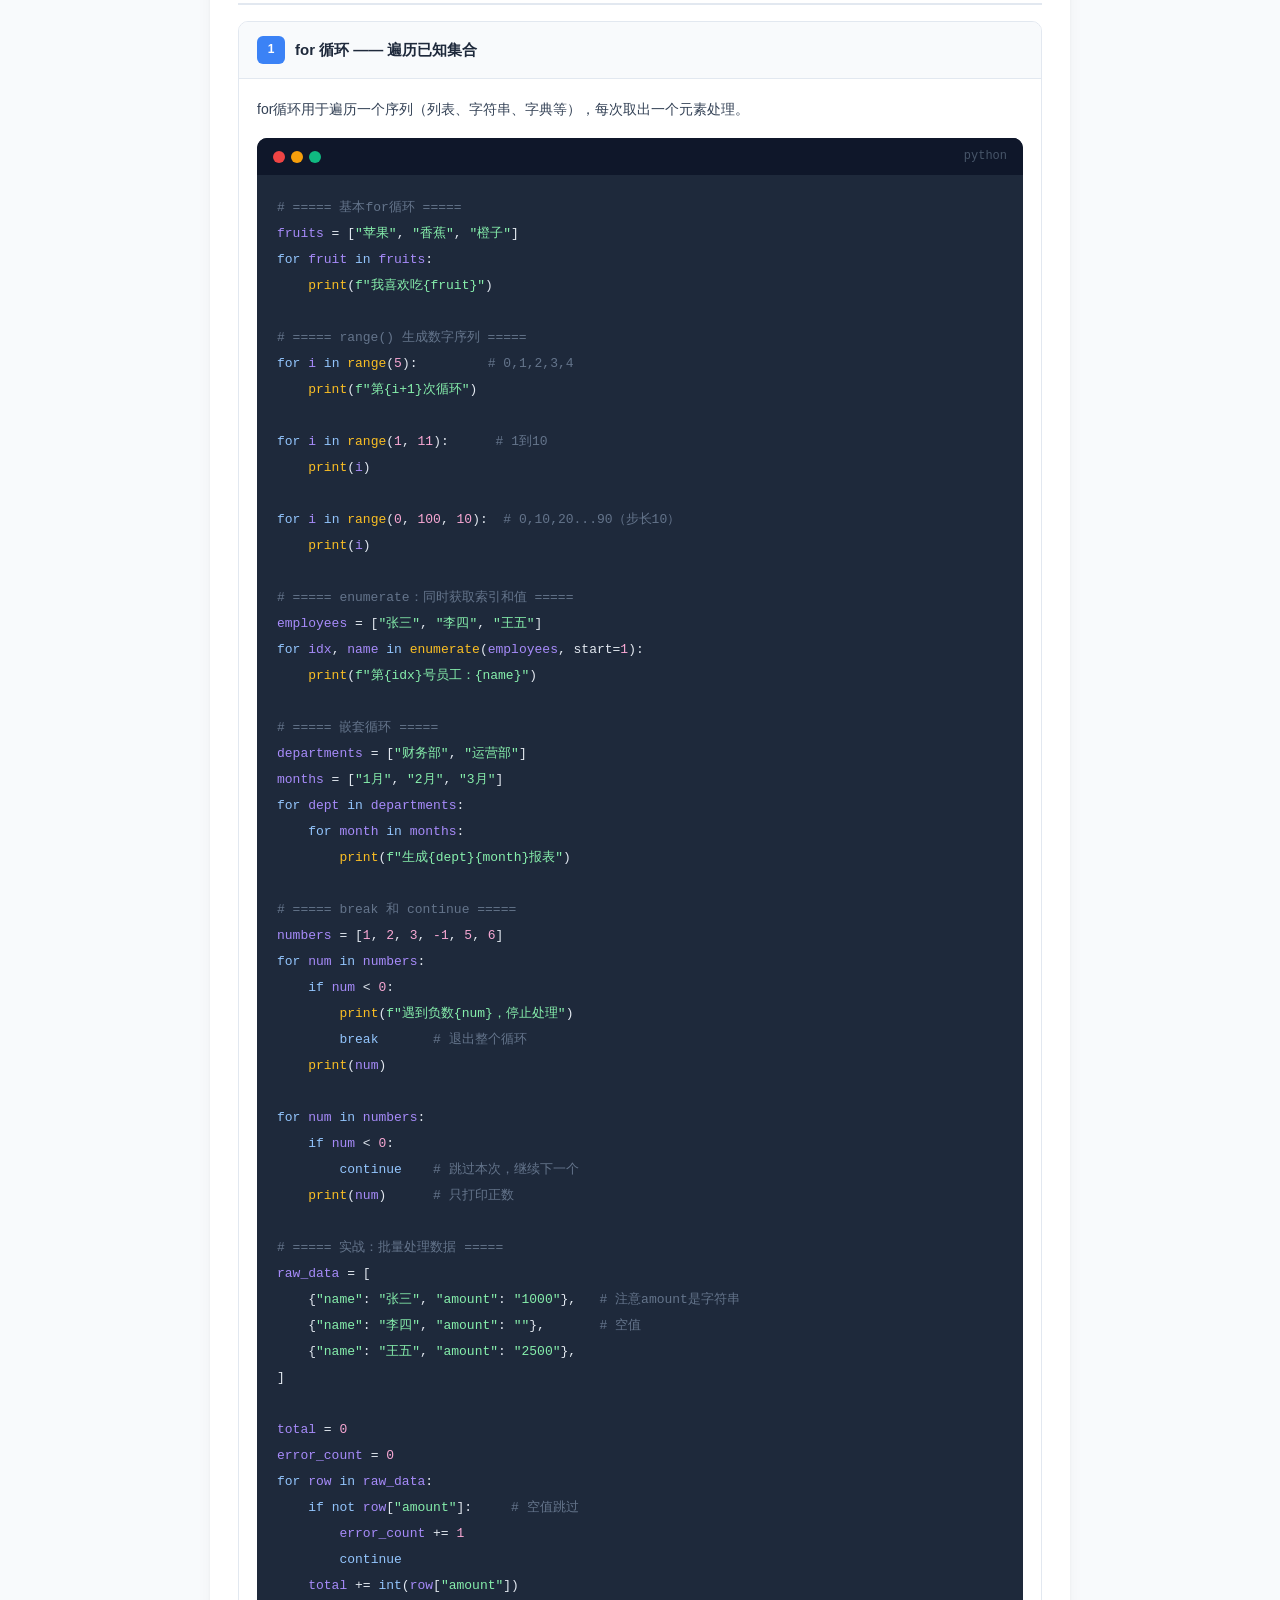
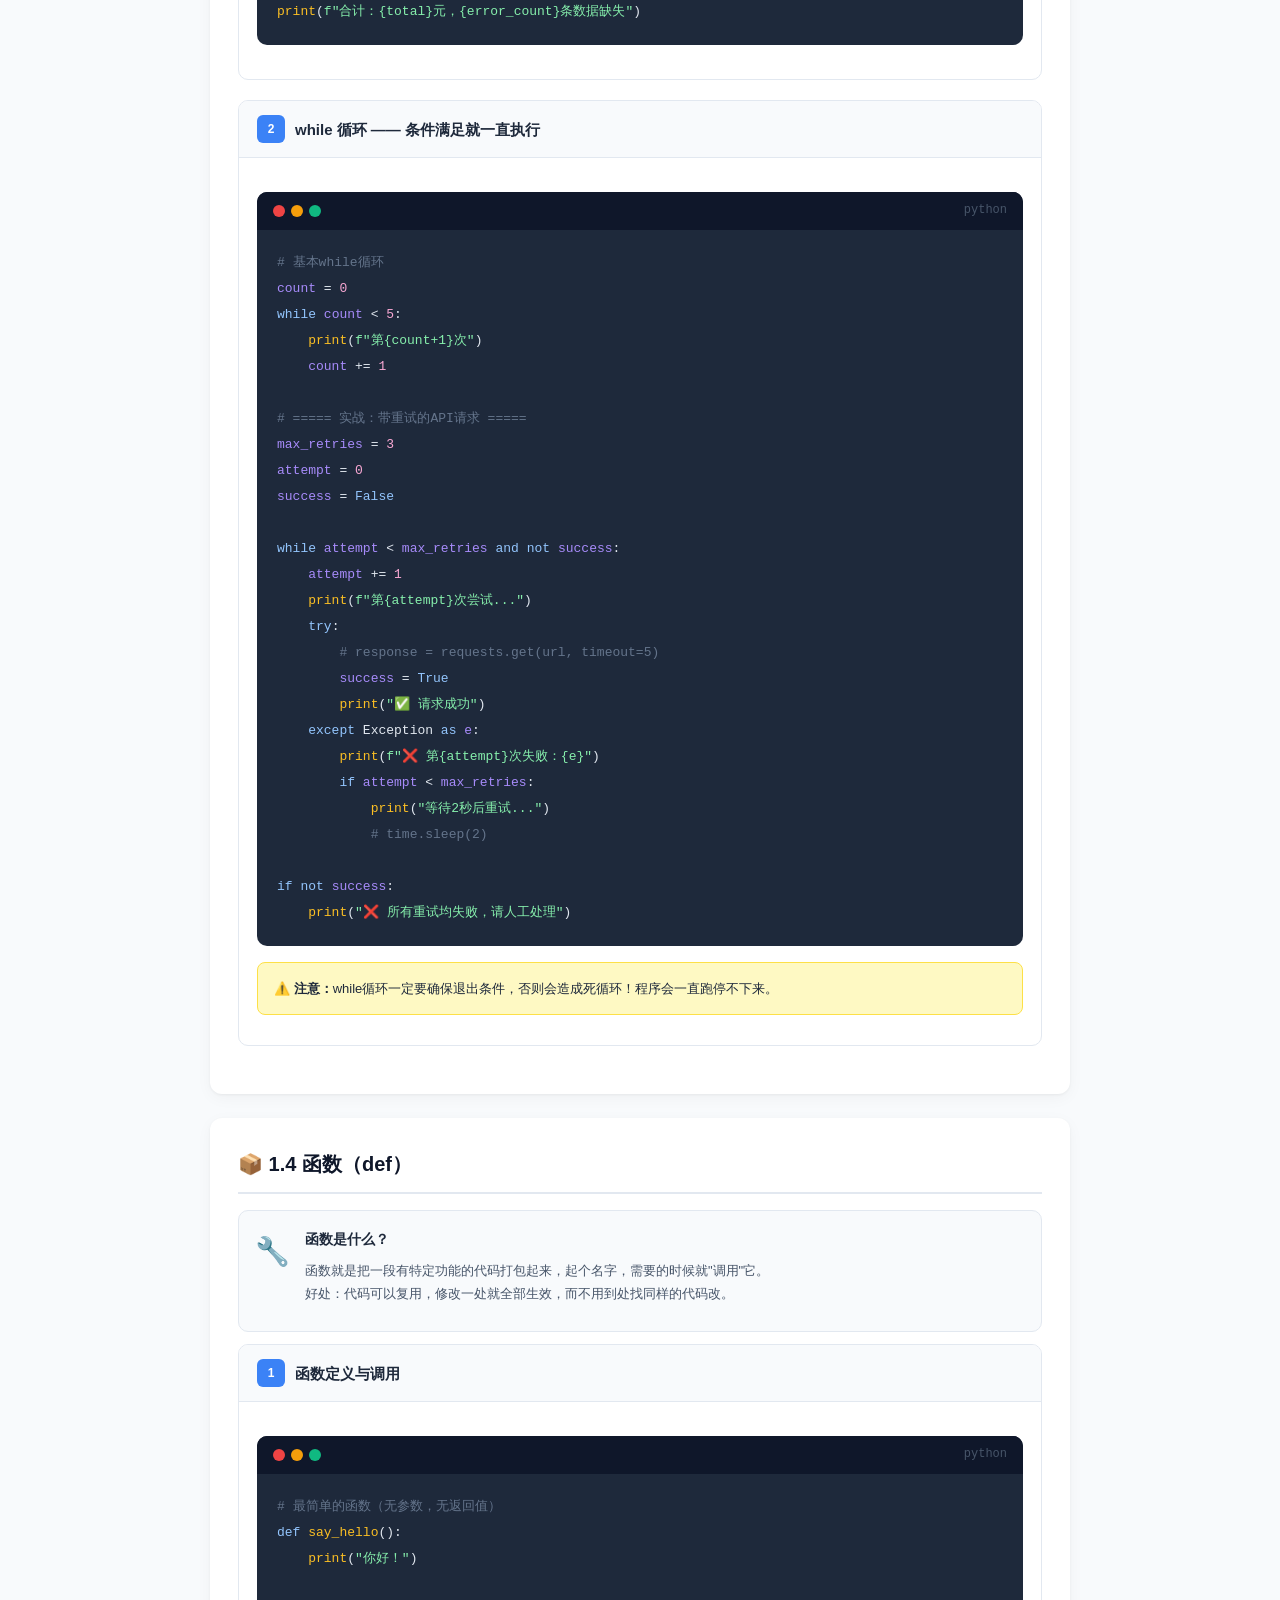
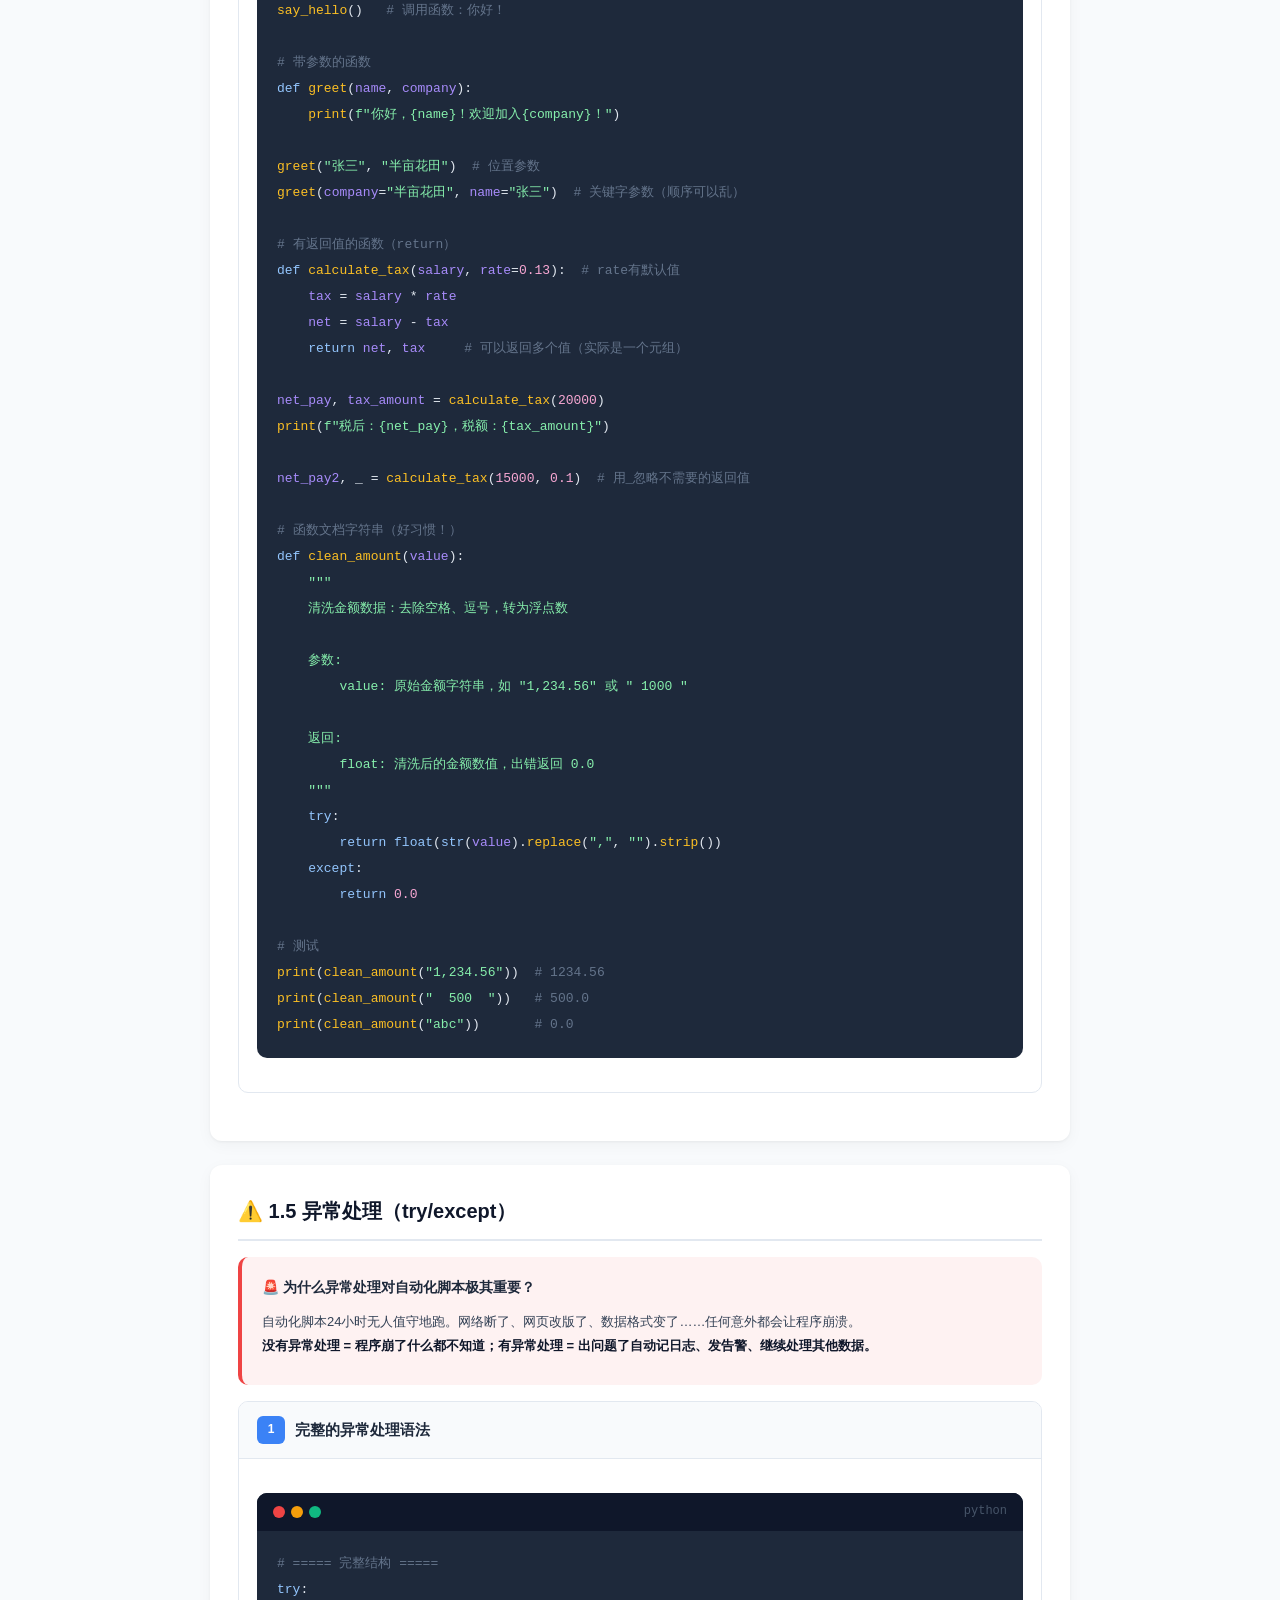
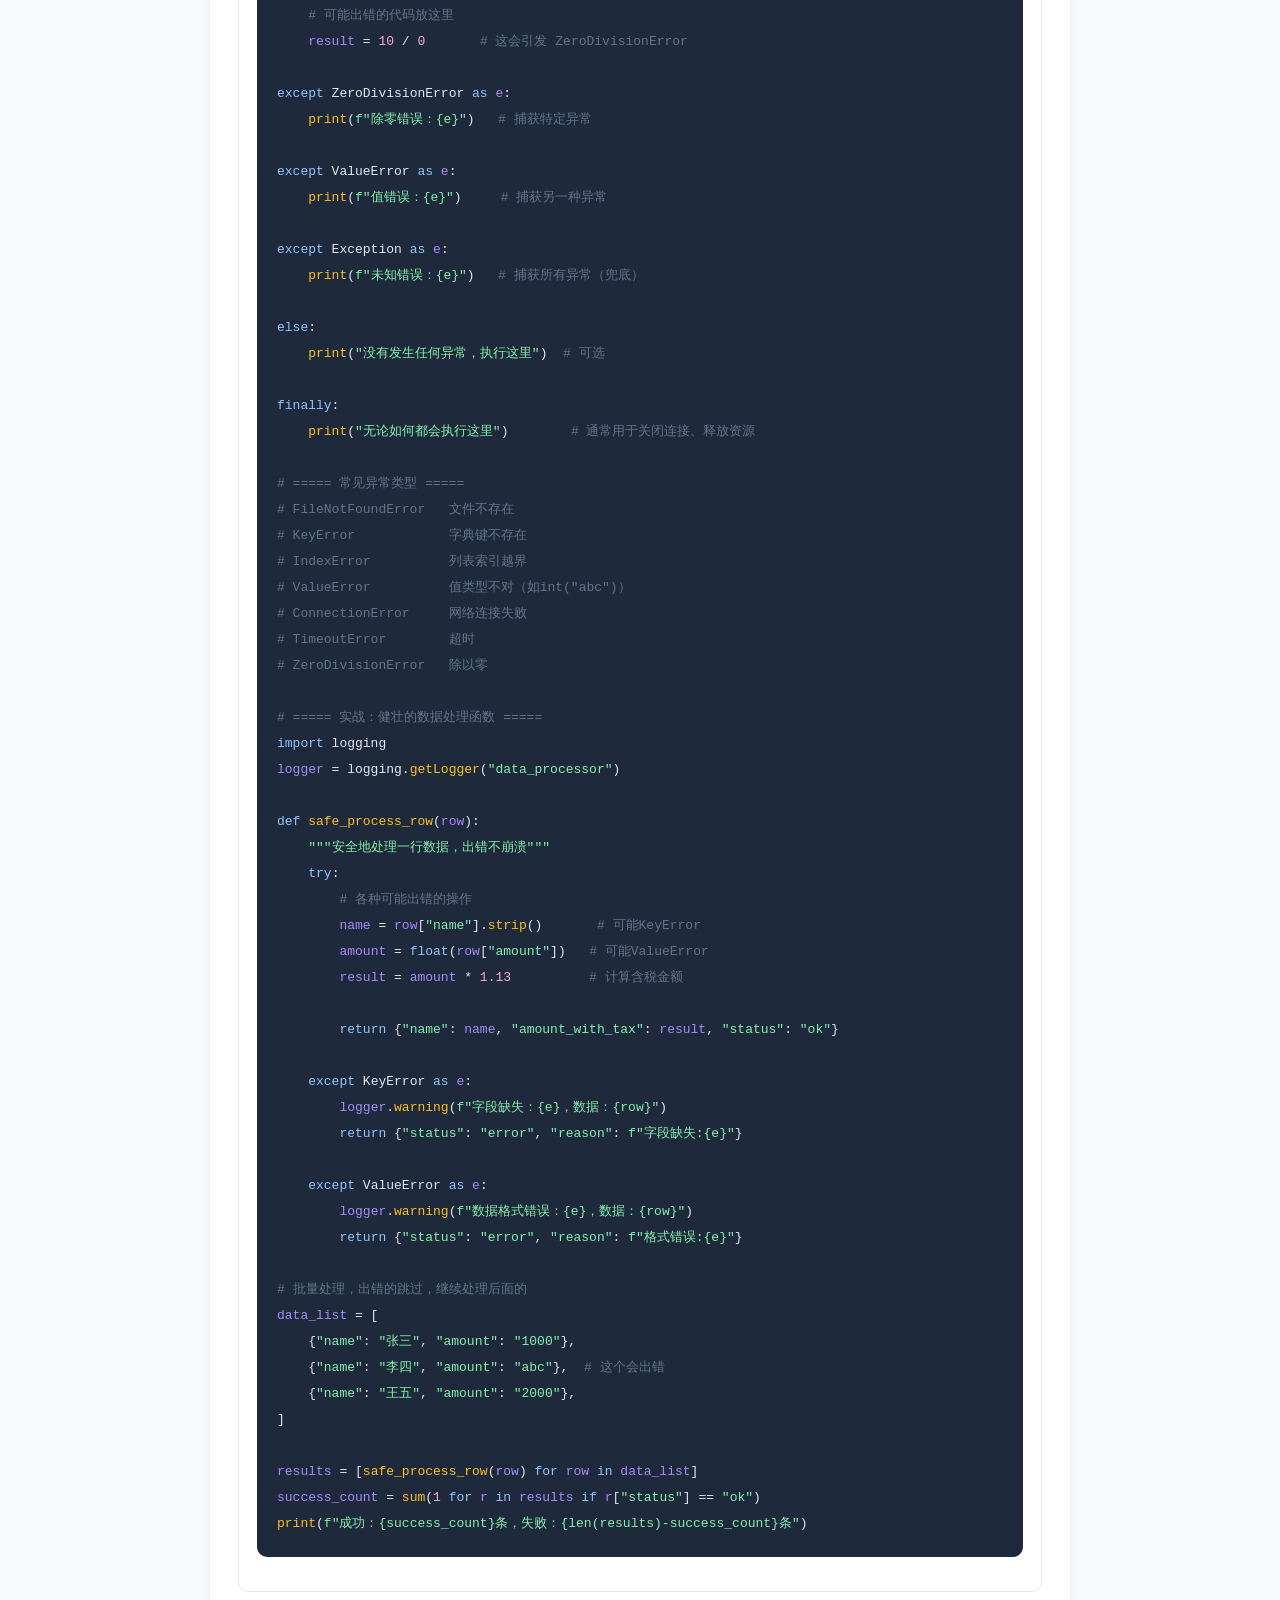
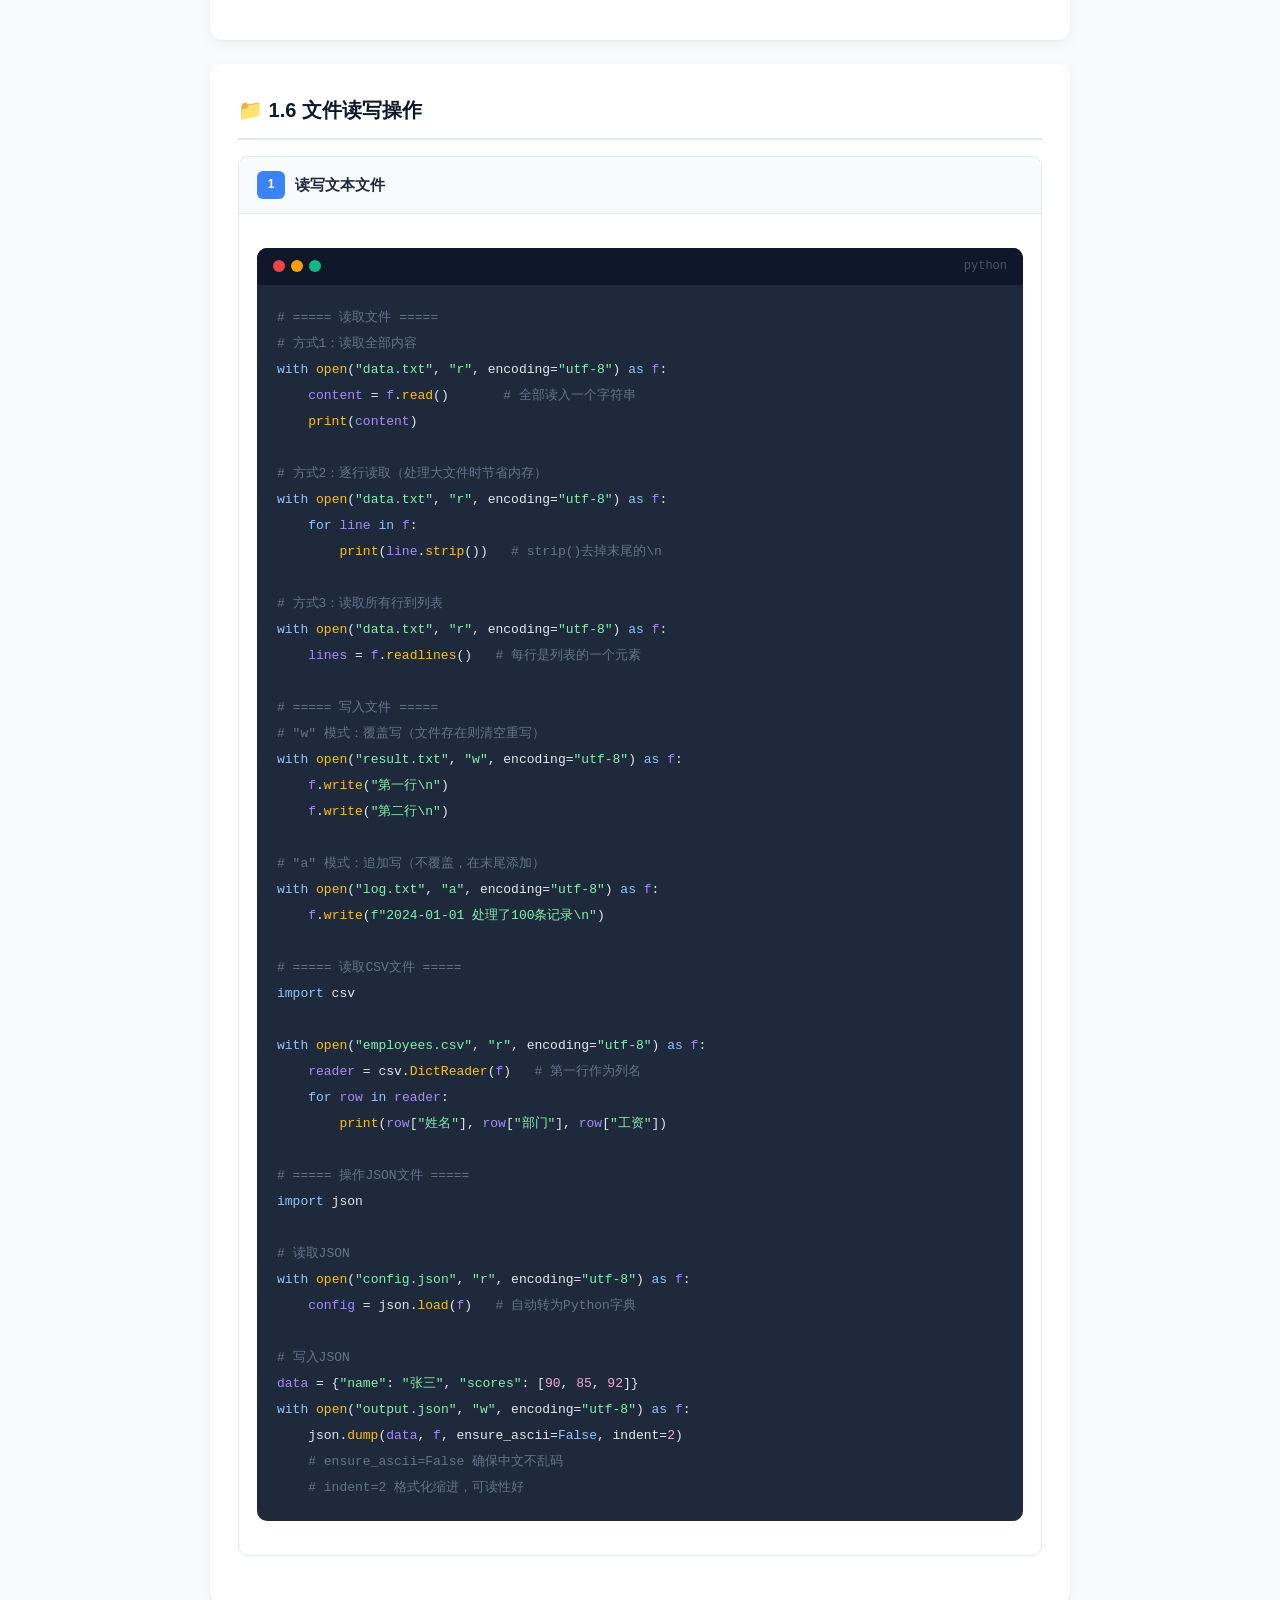
<file: ch1-python.html>
<!DOCTYPE html>
<html lang="zh-CN">
<head>
<meta charset="UTF-8">
<title>第1章 · Python编程基础</title>
<link rel="stylesheet" href="common.css">
</head>
<body>
<div class="page-header ch1">
  <a href="index.html" class="back-btn">← 返回目录</a>
  <div class="ch-num">第 1 章</div>
  <h1>Python 编程基础</h1>
  <p>从零开始 · 语法详解 · 大量示例 · 配合练习</p>
</div>
<div class="content">

<!-- ===== 1.0 为什么学Python ===== -->
<div class="section">
  <h2 class="sec-title">🤔 1.0 为什么Agent工程师必须会Python？</h2>

  <div class="card-grid">
    <div class="mini-card">
      <h4>🤖 RPA开发</h4>
      <p>即使用影刀这样的低代码RPA工具，遇到复杂逻辑也需要写Python脚本。API调用、数据处理都需要Python。</p>
    </div>
    <div class="mini-card">
      <h4>🧠 AI Agent</h4>
      <p>LangChain、AutoGen等所有主流Agent框架都是Python库。调用大模型API，Python是第一选择。</p>
    </div>
    <div class="mini-card">
      <h4>📊 数据处理</h4>
      <p>Pandas（数据处理）、openpyxl（Excel操作）、requests（API调用）都是Python库。</p>
    </div>
    <div class="mini-card">
      <h4>⚙️ 工程化</h4>
      <p>日志、定时任务、异常监控、消息队列，Python有完善的工具链支撑。</p>
    </div>
  </div>

  <div class="tip-card blue">
    <h4>🎯 你需要达到的Python水平</h4>
    <p>不需要你成为Python专家，也不需要会算法或框架开发。你只需要能：<br>
    ① 读懂别人写的Python代码 &nbsp;&nbsp; ② 能写100-200行的数据处理脚本 &nbsp;&nbsp; ③ 能调用第三方库完成工作任务</p>
  </div>

  <h3>🔧 安装Python（5分钟搞定）</h3>
  <div class="step-list">
    <div class="step-row">
      <div class="step-num">1</div>
      <div class="step-body">
        <h4>下载安装包</h4>
        <p>访问 <strong>python.org/downloads</strong>，点击"Download Python 3.x.x"（最新版）下载安装包</p>
      </div>
    </div>
    <div class="step-row">
      <div class="step-num">2</div>
      <div class="step-body">
        <h4>安装时勾选"Add Python to PATH"</h4>
        <p>⚠️ 这一步非常重要！不勾选的话命令行找不到python命令</p>
      </div>
    </div>
    <div class="step-row">
      <div class="step-num">3</div>
      <div class="step-body">
        <h4>验证安装</h4>
        <p>打开命令提示符（Win+R 输入 cmd），输入 <code>python --version</code>，看到版本号就成功了</p>
      </div>
    </div>
    <div class="step-row">
      <div class="step-num">4</div>
      <div class="step-body">
        <h4>安装VS Code编辑器（推荐）</h4>
        <p>下载地址：code.visualstudio.com，安装后再安装"Python"插件，有代码提示更方便</p>
      </div>
    </div>
  </div>
</div>

<!-- ===== 1.1 变量 ===== -->
<div class="section">
  <h2 class="sec-title">📦 1.1 变量与数据类型（最基础的基础）</h2>

  <div class="concept-box">
    <div class="concept-icon">💡</div>
    <div class="concept-body">
      <h4>什么是变量？</h4>
      <p>变量就是给数据起一个名字，方便以后使用。就像给快递箱子贴标签——"这箱是张三的"，你就知道里面是什么了。<br>
      在Python里，<strong>不需要声明类型</strong>，直接写 <code>名字 = 值</code> 就行。</p>
    </div>
  </div>

  <div class="knowledge-point">
    <div class="kp-header">
      <div class="kp-num">1</div>
      <h4>字符串（str）—— 存文字内容</h4>
    </div>
    <div class="kp-body">
      <p>字符串就是文本，用引号（单引号或双引号都行）括起来。</p>
      <div class="code-wrap">
        <div class="code-header"><div class="code-dots"><span class="dot-red"></span><span class="dot-yellow"></span><span class="dot-green"></span></div><div class="code-lang">python</div></div>
        <div class="code-body"><span class="c"># 最基础的字符串</span>
<span class="v">name</span> = <span class="s">"张三"</span>
<span class="v">company</span> = <span class="s">'半亩花田'</span>        <span class="c"># 单引号和双引号都可以</span>
<span class="v">email</span> = <span class="s">"zhangsan@example.com"</span>

<span class="c"># 字符串里包含变量（f-string，很常用！）</span>
<span class="v">message</span> = <span class="s">f"你好，{name}！欢迎来到{company}"</span>
<span class="f">print</span>(<span class="v">message</span>)
<span class="c"># 输出：你好，张三！欢迎来到半亩花田</span>

<span class="c"># 多行字符串（用三个引号）</span>
<span class="v">report</span> = <span class="s">"""
本月销售汇总：
- 华东区：100万
- 华北区：80万
总计：180万
"""</span>

<span class="c"># 字符串常用操作</span>
<span class="v">text</span> = <span class="s">"  Hello World  "</span>
<span class="f">print</span>(<span class="v">text</span>.<span class="f">strip</span>())      <span class="c"># 去除两端空格：Hello World</span>
<span class="f">print</span>(<span class="v">text</span>.<span class="f">upper</span>())      <span class="c"># 全大写：  HELLO WORLD  </span>
<span class="f">print</span>(<span class="v">text</span>.<span class="f">lower</span>())      <span class="c"># 全小写：  hello world  </span>
<span class="f">print</span>(<span class="v">text</span>.<span class="f">replace</span>(<span class="s">"Hello"</span>, <span class="s">"你好"</span>))  <span class="c"># 替换：  你好 World  </span>
<span class="f">print</span>(<span class="v">text</span>.<span class="f">split</span>(<span class="s">" "</span>))    <span class="c"># 分割成列表</span>
<span class="f">print</span>(<span class="k">len</span>(<span class="v">text</span>))          <span class="c"># 长度（含空格）：15</span>

<span class="c"># 判断是否包含</span>
<span class="f">print</span>(<span class="s">"Hello"</span> <span class="k">in</span> <span class="v">text</span>)   <span class="c"># True</span>
<span class="f">print</span>(<span class="v">text</span>.<span class="f">startswith</span>(<span class="s">"Hello"</span>))  <span class="c"># False（因为有空格）</span>
<span class="f">print</span>(<span class="v">text</span>.<span class="f">strip</span>().<span class="f">startswith</span>(<span class="s">"Hello"</span>))  <span class="c"># True</span></div>
      </div>
    </div>
  </div>

  <div class="knowledge-point">
    <div class="kp-header">
      <div class="kp-num">2</div>
      <h4>数字（int / float）—— 存数值</h4>
    </div>
    <div class="kp-body">
      <div class="code-wrap">
        <div class="code-header"><div class="code-dots"><span class="dot-red"></span><span class="dot-yellow"></span><span class="dot-green"></span></div><div class="code-lang">python</div></div>
        <div class="code-body"><span class="c"># int：整数</span>
<span class="v">age</span> = <span class="n">28</span>
<span class="v">count</span> = <span class="n">100</span>
<span class="v">year</span> = <span class="n">2024</span>

<span class="c"># float：小数</span>
<span class="v">salary</span> = <span class="n">20000.0</span>
<span class="v">tax_rate</span> = <span class="n">0.13</span>

<span class="c"># 数学运算</span>
<span class="f">print</span>(<span class="n">10</span> + <span class="n">3</span>)   <span class="c"># 加：13</span>
<span class="f">print</span>(<span class="n">10</span> - <span class="n">3</span>)   <span class="c"># 减：7</span>
<span class="f">print</span>(<span class="n">10</span> * <span class="n">3</span>)   <span class="c"># 乘：30</span>
<span class="f">print</span>(<span class="n">10</span> / <span class="n">3</span>)   <span class="c"># 除：3.3333...（结果是float）</span>
<span class="f">print</span>(<span class="n">10</span> // <span class="n">3</span>)  <span class="c"># 整除：3（取整数部分）</span>
<span class="f">print</span>(<span class="n">10</span> % <span class="n">3</span>)   <span class="c"># 取余：1</span>
<span class="f">print</span>(<span class="n">2</span> ** <span class="n">10</span>)  <span class="c"># 幂运算：1024</span>

<span class="c"># 实用场景：计算税后工资</span>
<span class="v">gross_salary</span> = <span class="n">20000</span>
<span class="v">tax_amount</span> = <span class="v">gross_salary</span> * <span class="n">0.13</span>
<span class="v">net_salary</span> = <span class="v">gross_salary</span> - <span class="v">tax_amount</span>
<span class="f">print</span>(<span class="s">f"税前：{gross_salary}元，税额：{tax_amount:.2f}元，税后：{net_salary:.2f}元"</span>)
<span class="c"># 输出：税前：20000元，税额：2600.00元，税后：17400.00元</span>

<span class="c"># 类型转换</span>
<span class="v">s</span> = <span class="s">"100"</span>       <span class="c"># 字符串"100"</span>
<span class="v">n</span> = <span class="k">int</span>(<span class="v">s</span>)      <span class="c"># 转为整数 100</span>
<span class="v">f_num</span> = <span class="k">float</span>(<span class="v">s</span>)  <span class="c"># 转为小数 100.0</span>
<span class="v">back</span> = <span class="k">str</span>(<span class="v">n</span>)   <span class="c"># 整数转回字符串 "100"</span></div>
      </div>
    </div>
  </div>

  <div class="knowledge-point">
    <div class="kp-header">
      <div class="kp-num">3</div>
      <h4>列表（list）—— 存多个数据，有序</h4>
    </div>
    <div class="kp-body">
      <p>列表就像一个队列，里面可以放任意数量的数据，用方括号 <code>[]</code> 表示。</p>
      <div class="code-wrap">
        <div class="code-header"><div class="code-dots"><span class="dot-red"></span><span class="dot-yellow"></span><span class="dot-green"></span></div><div class="code-lang">python</div></div>
        <div class="code-body"><span class="c"># 创建列表</span>
<span class="v">employees</span> = [<span class="s">"张三"</span>, <span class="s">"李四"</span>, <span class="s">"王五"</span>, <span class="s">"赵六"</span>]
<span class="v">scores</span> = [<span class="n">95</span>, <span class="n">87</span>, <span class="n">92</span>, <span class="n">78</span>]
<span class="v">mixed</span> = [<span class="s">"张三"</span>, <span class="n">28</span>, <span class="k">True</span>, <span class="n">3.14</span>]  <span class="c"># 可以混合类型</span>

<span class="c"># 访问元素（索引从0开始！）</span>
<span class="f">print</span>(<span class="v">employees</span>[<span class="n">0</span>])   <span class="c"># 第1个：张三</span>
<span class="f">print</span>(<span class="v">employees</span>[<span class="n">1</span>])   <span class="c"># 第2个：李四</span>
<span class="f">print</span>(<span class="v">employees</span>[-<span class="n">1</span>])  <span class="c"># 最后一个：赵六</span>
<span class="f">print</span>(<span class="v">employees</span>[-<span class="n">2</span>])  <span class="c"># 倒数第二：王五</span>

<span class="c"># 切片（取一段）</span>
<span class="f">print</span>(<span class="v">employees</span>[<span class="n">1</span>:<span class="n">3</span>])  <span class="c"># 第2到第3个：['李四', '王五']</span>
<span class="f">print</span>(<span class="v">employees</span>[:<span class="n">2</span>])   <span class="c"># 前2个：['张三', '李四']</span>
<span class="f">print</span>(<span class="v">employees</span>[<span class="n">2</span>:])   <span class="c"># 从第3个到末尾：['王五', '赵六']</span>

<span class="c"># 常用操作</span>
<span class="v">employees</span>.<span class="f">append</span>(<span class="s">"钱七"</span>)   <span class="c"># 末尾添加</span>
<span class="v">employees</span>.<span class="f">insert</span>(<span class="n">0</span>, <span class="s">"总监"</span>) <span class="c"># 在开头插入</span>
<span class="v">employees</span>.<span class="f">remove</span>(<span class="s">"李四"</span>)   <span class="c"># 删除指定元素</span>
<span class="v">employees</span>.<span class="f">pop</span>()           <span class="c"># 弹出最后一个</span>
<span class="f">print</span>(<span class="k">len</span>(<span class="v">employees</span>))     <span class="c"># 列表长度</span>
<span class="f">print</span>(<span class="s">"张三"</span> <span class="k">in</span> <span class="v">employees</span>) <span class="c"># 判断是否包含：True</span>

<span class="c"># 列表排序</span>
<span class="v">numbers</span> = [<span class="n">3</span>, <span class="n">1</span>, <span class="n">4</span>, <span class="n">1</span>, <span class="n">5</span>, <span class="n">9</span>]
<span class="v">numbers</span>.<span class="f">sort</span>()                   <span class="c"># 原地排序：[1, 1, 3, 4, 5, 9]</span>
<span class="v">numbers</span>.<span class="f">sort</span>(reverse=<span class="k">True</span>)       <span class="c"># 倒序：[9, 5, 4, 3, 1, 1]</span>
<span class="v">sorted_nums</span> = <span class="f">sorted</span>(<span class="v">numbers</span>)   <span class="c"># 返回新列表，原列表不变</span></div>
      </div>
    </div>
  </div>

  <div class="knowledge-point">
    <div class="kp-header">
      <div class="kp-num">4</div>
      <h4>字典（dict）—— 存键值对，最常用！</h4>
    </div>
    <div class="kp-body">
      <p>字典就像真实的字典：你给一个"词"（key），它给你"解释"（value）。在数据处理中极其常用，API返回的JSON数据本质上就是字典。</p>
      <div class="code-wrap">
        <div class="code-header"><div class="code-dots"><span class="dot-red"></span><span class="dot-yellow"></span><span class="dot-green"></span></div><div class="code-lang">python</div></div>
        <div class="code-body"><span class="c"># 创建字典</span>
<span class="v">user</span> = {
    <span class="s">"name"</span>: <span class="s">"张三"</span>,
    <span class="s">"age"</span>: <span class="n">28</span>,
    <span class="s">"department"</span>: <span class="s">"财务部"</span>,
    <span class="s">"salary"</span>: <span class="n">15000</span>,
    <span class="s">"active"</span>: <span class="k">True</span>
}

<span class="c"># 访问值</span>
<span class="f">print</span>(<span class="v">user</span>[<span class="s">"name"</span>])                <span class="c"># 张三</span>
<span class="f">print</span>(<span class="v">user</span>.<span class="f">get</span>(<span class="s">"age"</span>))             <span class="c"># 28（推荐用get，不存在返回None不报错）</span>
<span class="f">print</span>(<span class="v">user</span>.<span class="f">get</span>(<span class="s">"phone"</span>, <span class="s">"未填写"</span>))  <span class="c"># 未填写（设置默认值）</span>

<span class="c"># 修改和新增</span>
<span class="v">user</span>[<span class="s">"salary"</span>] = <span class="n">18000</span>  <span class="c"># 修改已有字段</span>
<span class="v">user</span>[<span class="s">"email"</span>] = <span class="s">"zs@company.com"</span>  <span class="c"># 新增字段</span>

<span class="c"># 遍历字典</span>
<span class="k">for</span> <span class="v">key</span>, <span class="v">value</span> <span class="k">in</span> <span class="v">user</span>.<span class="f">items</span>():
    <span class="f">print</span>(<span class="s">f"  {key}: {value}"</span>)

<span class="c"># 只遍历键或值</span>
<span class="k">for</span> <span class="v">key</span> <span class="k">in</span> <span class="v">user</span>.<span class="f">keys</span>():    <span class="c"># 遍历所有键</span>
    <span class="f">print</span>(<span class="v">key</span>)
<span class="k">for</span> <span class="v">val</span> <span class="k">in</span> <span class="v">user</span>.<span class="f">values</span>():  <span class="c"># 遍历所有值</span>
    <span class="f">print</span>(<span class="v">val</span>)

<span class="c"># 实战：API返回的JSON数据就是字典</span>
<span class="v">api_response</span> = {
    <span class="s">"code"</span>: <span class="n">200</span>,
    <span class="s">"message"</span>: <span class="s">"success"</span>,
    <span class="s">"data"</span>: {
        <span class="s">"total"</span>: <span class="n">100</span>,
        <span class="s">"orders"</span>: [
            {<span class="s">"id"</span>: <span class="n">1</span>, <span class="s">"amount"</span>: <span class="n">500</span>},
            {<span class="s">"id"</span>: <span class="n">2</span>, <span class="s">"amount"</span>: <span class="n">300</span>}
        ]
    }
}
<span class="c"># 提取嵌套数据</span>
<span class="v">orders</span> = <span class="v">api_response</span>[<span class="s">"data"</span>][<span class="s">"orders"</span>]
<span class="k">for</span> <span class="v">order</span> <span class="k">in</span> <span class="v">orders</span>:
    <span class="f">print</span>(<span class="s">f"订单{order['id']}: {order['amount']}元"</span>)</div>
      </div>
    </div>
  </div>
</div>

<!-- ===== 1.2 条件判断 ===== -->
<div class="section">
  <h2 class="sec-title">🔀 1.2 条件判断（if / elif / else）</h2>

  <div class="concept-box">
    <div class="concept-icon">🚦</div>
    <div class="concept-body">
      <h4>条件判断就是"选择不同的路"</h4>
      <p>就像红绿灯：绿灯走，红灯停，黄灯等。程序根据条件决定执行哪段代码。</p>
    </div>
  </div>

  <div class="knowledge-point">
    <div class="kp-header">
      <div class="kp-num">1</div>
      <h4>基本语法</h4>
    </div>
    <div class="kp-body">
      <div class="code-wrap">
        <div class="code-header"><div class="code-dots"><span class="dot-red"></span><span class="dot-yellow"></span><span class="dot-green"></span></div><div class="code-lang">python</div></div>
        <div class="code-body"><span class="c"># ===== 基本结构 =====</span>
<span class="v">score</span> = <span class="n">85</span>

<span class="k">if</span> <span class="v">score</span> >= <span class="n">90</span>:
    <span class="f">print</span>(<span class="s">"优秀"</span>)
<span class="k">elif</span> <span class="v">score</span> >= <span class="n">80</span>:
    <span class="f">print</span>(<span class="s">"良好"</span>)   <span class="c"># ← 这行会执行</span>
<span class="k">elif</span> <span class="v">score</span> >= <span class="n">60</span>:
    <span class="f">print</span>(<span class="s">"及格"</span>)
<span class="k">else</span>:
    <span class="f">print</span>(<span class="s">"不及格"</span>)

<span class="c"># ===== 比较运算符 =====</span>
<span class="c"># ==  等于（注意：是两个等号！一个等号是赋值）</span>
<span class="c"># !=  不等于</span>
<span class="c"># >   大于</span>
<span class="c"># <   小于</span>
<span class="c"># >=  大于等于</span>
<span class="c"># <=  小于等于</span>

<span class="c"># ===== 逻辑运算符 =====</span>
<span class="v">age</span> = <span class="n">28</span>
<span class="v">salary</span> = <span class="n">15000</span>

<span class="c"># and：两个条件都要满足</span>
<span class="k">if</span> <span class="v">age</span> >= <span class="n">25</span> <span class="k">and</span> <span class="v">salary</span> >= <span class="n">10000</span>:
    <span class="f">print</span>(<span class="s">"符合条件"</span>)

<span class="c"># or：任一条件满足即可</span>
<span class="k">if</span> <span class="v">age</span> < <span class="n">18</span> <span class="k">or</span> <span class="v">age</span> > <span class="n">60</span>:
    <span class="f">print</span>(<span class="s">"不在工作年龄"</span>)

<span class="c"># not：取反</span>
<span class="v">is_active</span> = <span class="k">False</span>
<span class="k">if</span> <span class="k">not</span> <span class="v">is_active</span>:
    <span class="f">print</span>(<span class="s">"账号未激活"</span>)

<span class="c"># ===== 实战场景：处理订单状态 =====</span>
<span class="k">def</span> <span class="f">handle_order</span>(<span class="v">order</span>):
    <span class="v">status</span> = <span class="v">order</span>.<span class="f">get</span>(<span class="s">"status"</span>)
    <span class="v">amount</span> = <span class="v">order</span>.<span class="f">get</span>(<span class="s">"amount"</span>, <span class="n">0</span>)
    
    <span class="k">if</span> <span class="v">status</span> == <span class="s">"pending"</span>:
        <span class="k">if</span> <span class="v">amount</span> > <span class="n">10000</span>:
            <span class="f">print</span>(<span class="s">f"大额订单{order['id']}，需要主管审批"</span>)
        <span class="k">else</span>:
            <span class="f">print</span>(<span class="s">f"订单{order['id']}自动审批通过"</span>)
    <span class="k">elif</span> <span class="v">status</span> == <span class="s">"approved"</span>:
        <span class="f">print</span>(<span class="s">f"订单{order['id']}开始执行"</span>)
    <span class="k">elif</span> <span class="v">status</span> <span class="k">in</span> [<span class="s">"cancelled"</span>, <span class="s">"rejected"</span>]:
        <span class="f">print</span>(<span class="s">f"订单{order['id']}已取消/拒绝，归档处理"</span>)
    <span class="k">else</span>:
        <span class="f">print</span>(<span class="s">f"订单{order['id']}状态未知：{status}"</span>)</div>
      </div>
      <div class="danger-box">单个等号 = 是赋值，双等号 == 才是比较！初学者最常犯的错误。</div>
    </div>
  </div>
</div>

<!-- ===== 1.3 循环 ===== -->
<div class="section">
  <h2 class="sec-title">🔄 1.3 循环（for / while）</h2>

  <div class="knowledge-point">
    <div class="kp-header">
      <div class="kp-num">1</div>
      <h4>for 循环 —— 遍历已知集合</h4>
    </div>
    <div class="kp-body">
      <p>for循环用于遍历一个序列（列表、字符串、字典等），每次取出一个元素处理。</p>
      <div class="code-wrap">
        <div class="code-header"><div class="code-dots"><span class="dot-red"></span><span class="dot-yellow"></span><span class="dot-green"></span></div><div class="code-lang">python</div></div>
        <div class="code-body"><span class="c"># ===== 基本for循环 =====</span>
<span class="v">fruits</span> = [<span class="s">"苹果"</span>, <span class="s">"香蕉"</span>, <span class="s">"橙子"</span>]
<span class="k">for</span> <span class="v">fruit</span> <span class="k">in</span> <span class="v">fruits</span>:
    <span class="f">print</span>(<span class="s">f"我喜欢吃{fruit}"</span>)

<span class="c"># ===== range() 生成数字序列 =====</span>
<span class="k">for</span> <span class="v">i</span> <span class="k">in</span> <span class="f">range</span>(<span class="n">5</span>):         <span class="c"># 0,1,2,3,4</span>
    <span class="f">print</span>(<span class="s">f"第{i+1}次循环"</span>)

<span class="k">for</span> <span class="v">i</span> <span class="k">in</span> <span class="f">range</span>(<span class="n">1</span>, <span class="n">11</span>):      <span class="c"># 1到10</span>
    <span class="f">print</span>(<span class="v">i</span>)

<span class="k">for</span> <span class="v">i</span> <span class="k">in</span> <span class="f">range</span>(<span class="n">0</span>, <span class="n">100</span>, <span class="n">10</span>):  <span class="c"># 0,10,20...90（步长10）</span>
    <span class="f">print</span>(<span class="v">i</span>)

<span class="c"># ===== enumerate：同时获取索引和值 =====</span>
<span class="v">employees</span> = [<span class="s">"张三"</span>, <span class="s">"李四"</span>, <span class="s">"王五"</span>]
<span class="k">for</span> <span class="v">idx</span>, <span class="v">name</span> <span class="k">in</span> <span class="f">enumerate</span>(<span class="v">employees</span>, start=<span class="n">1</span>):
    <span class="f">print</span>(<span class="s">f"第{idx}号员工：{name}"</span>)

<span class="c"># ===== 嵌套循环 =====</span>
<span class="v">departments</span> = [<span class="s">"财务部"</span>, <span class="s">"运营部"</span>]
<span class="v">months</span> = [<span class="s">"1月"</span>, <span class="s">"2月"</span>, <span class="s">"3月"</span>]
<span class="k">for</span> <span class="v">dept</span> <span class="k">in</span> <span class="v">departments</span>:
    <span class="k">for</span> <span class="v">month</span> <span class="k">in</span> <span class="v">months</span>:
        <span class="f">print</span>(<span class="s">f"生成{dept}{month}报表"</span>)

<span class="c"># ===== break 和 continue =====</span>
<span class="v">numbers</span> = [<span class="n">1</span>, <span class="n">2</span>, <span class="n">3</span>, <span class="n">-1</span>, <span class="n">5</span>, <span class="n">6</span>]
<span class="k">for</span> <span class="v">num</span> <span class="k">in</span> <span class="v">numbers</span>:
    <span class="k">if</span> <span class="v">num</span> < <span class="n">0</span>:
        <span class="f">print</span>(<span class="s">f"遇到负数{num}，停止处理"</span>)
        <span class="k">break</span>       <span class="c"># 退出整个循环</span>
    <span class="f">print</span>(<span class="v">num</span>)

<span class="k">for</span> <span class="v">num</span> <span class="k">in</span> <span class="v">numbers</span>:
    <span class="k">if</span> <span class="v">num</span> < <span class="n">0</span>:
        <span class="k">continue</span>    <span class="c"># 跳过本次，继续下一个</span>
    <span class="f">print</span>(<span class="v">num</span>)      <span class="c"># 只打印正数</span>

<span class="c"># ===== 实战：批量处理数据 =====</span>
<span class="v">raw_data</span> = [
    {<span class="s">"name"</span>: <span class="s">"张三"</span>, <span class="s">"amount"</span>: <span class="s">"1000"</span>},   <span class="c"># 注意amount是字符串</span>
    {<span class="s">"name"</span>: <span class="s">"李四"</span>, <span class="s">"amount"</span>: <span class="s">""</span>},       <span class="c"># 空值</span>
    {<span class="s">"name"</span>: <span class="s">"王五"</span>, <span class="s">"amount"</span>: <span class="s">"2500"</span>},
]

<span class="v">total</span> = <span class="n">0</span>
<span class="v">error_count</span> = <span class="n">0</span>
<span class="k">for</span> <span class="v">row</span> <span class="k">in</span> <span class="v">raw_data</span>:
    <span class="k">if</span> <span class="k">not</span> <span class="v">row</span>[<span class="s">"amount"</span>]:     <span class="c"># 空值跳过</span>
        <span class="v">error_count</span> += <span class="n">1</span>
        <span class="k">continue</span>
    <span class="v">total</span> += <span class="k">int</span>(<span class="v">row</span>[<span class="s">"amount"</span>])
<span class="f">print</span>(<span class="s">f"合计：{total}元，{error_count}条数据缺失"</span>)</div>
      </div>
    </div>
  </div>

  <div class="knowledge-point">
    <div class="kp-header">
      <div class="kp-num">2</div>
      <h4>while 循环 —— 条件满足就一直执行</h4>
    </div>
    <div class="kp-body">
      <div class="code-wrap">
        <div class="code-header"><div class="code-dots"><span class="dot-red"></span><span class="dot-yellow"></span><span class="dot-green"></span></div><div class="code-lang">python</div></div>
        <div class="code-body"><span class="c"># 基本while循环</span>
<span class="v">count</span> = <span class="n">0</span>
<span class="k">while</span> <span class="v">count</span> < <span class="n">5</span>:
    <span class="f">print</span>(<span class="s">f"第{count+1}次"</span>)
    <span class="v">count</span> += <span class="n">1</span>

<span class="c"># ===== 实战：带重试的API请求 =====</span>
<span class="v">max_retries</span> = <span class="n">3</span>
<span class="v">attempt</span> = <span class="n">0</span>
<span class="v">success</span> = <span class="k">False</span>

<span class="k">while</span> <span class="v">attempt</span> < <span class="v">max_retries</span> <span class="k">and</span> <span class="k">not</span> <span class="v">success</span>:
    <span class="v">attempt</span> += <span class="n">1</span>
    <span class="f">print</span>(<span class="s">f"第{attempt}次尝试..."</span>)
    <span class="k">try</span>:
        <span class="c"># response = requests.get(url, timeout=5)</span>
        <span class="v">success</span> = <span class="k">True</span>
        <span class="f">print</span>(<span class="s">"✅ 请求成功"</span>)
    <span class="k">except</span> Exception <span class="k">as</span> <span class="v">e</span>:
        <span class="f">print</span>(<span class="s">f"❌ 第{attempt}次失败：{e}"</span>)
        <span class="k">if</span> <span class="v">attempt</span> < <span class="v">max_retries</span>:
            <span class="f">print</span>(<span class="s">"等待2秒后重试..."</span>)
            <span class="c"># time.sleep(2)</span>

<span class="k">if</span> <span class="k">not</span> <span class="v">success</span>:
    <span class="f">print</span>(<span class="s">"❌ 所有重试均失败，请人工处理"</span>)</div>
      </div>
      <div class="warning-box">while循环一定要确保退出条件，否则会造成死循环！程序会一直跑停不下来。</div>
    </div>
  </div>
</div>

<!-- ===== 1.4 函数 ===== -->
<div class="section">
  <h2 class="sec-title">📦 1.4 函数（def）</h2>

  <div class="concept-box">
    <div class="concept-icon">🔧</div>
    <div class="concept-body">
      <h4>函数是什么？</h4>
      <p>函数就是把一段有特定功能的代码打包起来，起个名字，需要的时候就"调用"它。<br>
      好处：代码可以复用，修改一处就全部生效，而不用到处找同样的代码改。</p>
    </div>
  </div>

  <div class="knowledge-point">
    <div class="kp-header">
      <div class="kp-num">1</div>
      <h4>函数定义与调用</h4>
    </div>
    <div class="kp-body">
      <div class="code-wrap">
        <div class="code-header"><div class="code-dots"><span class="dot-red"></span><span class="dot-yellow"></span><span class="dot-green"></span></div><div class="code-lang">python</div></div>
        <div class="code-body"><span class="c"># 最简单的函数（无参数，无返回值）</span>
<span class="k">def</span> <span class="f">say_hello</span>():
    <span class="f">print</span>(<span class="s">"你好！"</span>)

<span class="f">say_hello</span>()   <span class="c"># 调用函数：你好！</span>

<span class="c"># 带参数的函数</span>
<span class="k">def</span> <span class="f">greet</span>(<span class="v">name</span>, <span class="v">company</span>):
    <span class="f">print</span>(<span class="s">f"你好，{name}！欢迎加入{company}！"</span>)

<span class="f">greet</span>(<span class="s">"张三"</span>, <span class="s">"半亩花田"</span>)  <span class="c"># 位置参数</span>
<span class="f">greet</span>(<span class="v">company</span>=<span class="s">"半亩花田"</span>, <span class="v">name</span>=<span class="s">"张三"</span>)  <span class="c"># 关键字参数（顺序可以乱）</span>

<span class="c"># 有返回值的函数（return）</span>
<span class="k">def</span> <span class="f">calculate_tax</span>(<span class="v">salary</span>, <span class="v">rate</span>=<span class="n">0.13</span>):  <span class="c"># rate有默认值</span>
    <span class="v">tax</span> = <span class="v">salary</span> * <span class="v">rate</span>
    <span class="v">net</span> = <span class="v">salary</span> - <span class="v">tax</span>
    <span class="k">return</span> <span class="v">net</span>, <span class="v">tax</span>     <span class="c"># 可以返回多个值（实际是一个元组）</span>

<span class="v">net_pay</span>, <span class="v">tax_amount</span> = <span class="f">calculate_tax</span>(<span class="n">20000</span>)
<span class="f">print</span>(<span class="s">f"税后：{net_pay}，税额：{tax_amount}"</span>)

<span class="v">net_pay2</span>, _ = <span class="f">calculate_tax</span>(<span class="n">15000</span>, <span class="n">0.1</span>)  <span class="c"># 用_忽略不需要的返回值</span>

<span class="c"># 函数文档字符串（好习惯！）</span>
<span class="k">def</span> <span class="f">clean_amount</span>(<span class="v">value</span>):
    <span class="s">"""
    清洗金额数据：去除空格、逗号，转为浮点数
    
    参数:
        value: 原始金额字符串，如 "1,234.56" 或 " 1000 "
    
    返回:
        float: 清洗后的金额数值，出错返回 0.0
    """</span>
    <span class="k">try</span>:
        <span class="k">return</span> <span class="k">float</span>(<span class="k">str</span>(<span class="v">value</span>).<span class="f">replace</span>(<span class="s">","</span>, <span class="s">""</span>).<span class="f">strip</span>())
    <span class="k">except</span>:
        <span class="k">return</span> <span class="n">0.0</span>

<span class="c"># 测试</span>
<span class="f">print</span>(<span class="f">clean_amount</span>(<span class="s">"1,234.56"</span>))  <span class="c"># 1234.56</span>
<span class="f">print</span>(<span class="f">clean_amount</span>(<span class="s">"  500  "</span>))   <span class="c"># 500.0</span>
<span class="f">print</span>(<span class="f">clean_amount</span>(<span class="s">"abc"</span>))       <span class="c"># 0.0</span></div>
      </div>
    </div>
  </div>
</div>

<!-- ===== 1.5 异常处理 ===== -->
<div class="section">
  <h2 class="sec-title">⚠️ 1.5 异常处理（try/except）</h2>

  <div class="tip-card red">
    <h4>🚨 为什么异常处理对自动化脚本极其重要？</h4>
    <p>自动化脚本24小时无人值守地跑。网络断了、网页改版了、数据格式变了……任何意外都会让程序崩溃。<br>
    <strong>没有异常处理 = 程序崩了什么都不知道；有异常处理 = 出问题了自动记日志、发告警、继续处理其他数据。</strong></p>
  </div>

  <div class="knowledge-point">
    <div class="kp-header">
      <div class="kp-num">1</div>
      <h4>完整的异常处理语法</h4>
    </div>
    <div class="kp-body">
      <div class="code-wrap">
        <div class="code-header"><div class="code-dots"><span class="dot-red"></span><span class="dot-yellow"></span><span class="dot-green"></span></div><div class="code-lang">python</div></div>
        <div class="code-body"><span class="c"># ===== 完整结构 =====</span>
<span class="k">try</span>:
    <span class="c"># 可能出错的代码放这里</span>
    <span class="v">result</span> = <span class="n">10</span> / <span class="n">0</span>       <span class="c"># 这会引发 ZeroDivisionError</span>

<span class="k">except</span> ZeroDivisionError <span class="k">as</span> <span class="v">e</span>:
    <span class="f">print</span>(<span class="s">f"除零错误：{e}"</span>)   <span class="c"># 捕获特定异常</span>

<span class="k">except</span> ValueError <span class="k">as</span> <span class="v">e</span>:
    <span class="f">print</span>(<span class="s">f"值错误：{e}"</span>)     <span class="c"># 捕获另一种异常</span>

<span class="k">except</span> Exception <span class="k">as</span> <span class="v">e</span>:
    <span class="f">print</span>(<span class="s">f"未知错误：{e}"</span>)   <span class="c"># 捕获所有异常（兜底）</span>

<span class="k">else</span>:
    <span class="f">print</span>(<span class="s">"没有发生任何异常，执行这里"</span>)  <span class="c"># 可选</span>

<span class="k">finally</span>:
    <span class="f">print</span>(<span class="s">"无论如何都会执行这里"</span>)        <span class="c"># 通常用于关闭连接、释放资源</span>

<span class="c"># ===== 常见异常类型 =====</span>
<span class="c"># FileNotFoundError   文件不存在</span>
<span class="c"># KeyError            字典键不存在</span>
<span class="c"># IndexError          列表索引越界</span>
<span class="c"># ValueError          值类型不对（如int("abc")）</span>
<span class="c"># ConnectionError     网络连接失败</span>
<span class="c"># TimeoutError        超时</span>
<span class="c"># ZeroDivisionError   除以零</span>

<span class="c"># ===== 实战：健壮的数据处理函数 =====</span>
<span class="k">import</span> logging
<span class="v">logger</span> = logging.<span class="f">getLogger</span>(<span class="s">"data_processor"</span>)

<span class="k">def</span> <span class="f">safe_process_row</span>(<span class="v">row</span>):
    <span class="s">"""安全地处理一行数据，出错不崩溃"""</span>
    <span class="k">try</span>:
        <span class="c"># 各种可能出错的操作</span>
        <span class="v">name</span> = <span class="v">row</span>[<span class="s">"name"</span>].<span class="f">strip</span>()       <span class="c"># 可能KeyError</span>
        <span class="v">amount</span> = <span class="k">float</span>(<span class="v">row</span>[<span class="s">"amount"</span>])   <span class="c"># 可能ValueError</span>
        <span class="v">result</span> = <span class="v">amount</span> * <span class="n">1.13</span>          <span class="c"># 计算含税金额
        
        </span><span class="k">return</span> {<span class="s">"name"</span>: <span class="v">name</span>, <span class="s">"amount_with_tax"</span>: <span class="v">result</span>, <span class="s">"status"</span>: <span class="s">"ok"</span>}
    
    <span class="k">except</span> KeyError <span class="k">as</span> <span class="v">e</span>:
        <span class="v">logger</span>.<span class="f">warning</span>(<span class="s">f"字段缺失：{e}，数据：{row}"</span>)
        <span class="k">return</span> {<span class="s">"status"</span>: <span class="s">"error"</span>, <span class="s">"reason"</span>: <span class="s">f"字段缺失:{e}"</span>}
    
    <span class="k">except</span> ValueError <span class="k">as</span> <span class="v">e</span>:
        <span class="v">logger</span>.<span class="f">warning</span>(<span class="s">f"数据格式错误：{e}，数据：{row}"</span>)
        <span class="k">return</span> {<span class="s">"status"</span>: <span class="s">"error"</span>, <span class="s">"reason"</span>: <span class="s">f"格式错误:{e}"</span>}

<span class="c"># 批量处理，出错的跳过，继续处理后面的</span>
<span class="v">data_list</span> = [
    {<span class="s">"name"</span>: <span class="s">"张三"</span>, <span class="s">"amount"</span>: <span class="s">"1000"</span>},
    {<span class="s">"name"</span>: <span class="s">"李四"</span>, <span class="s">"amount"</span>: <span class="s">"abc"</span>},  <span class="c"># 这个会出错</span>
    {<span class="s">"name"</span>: <span class="s">"王五"</span>, <span class="s">"amount"</span>: <span class="s">"2000"</span>},
]

<span class="v">results</span> = [<span class="f">safe_process_row</span>(<span class="v">row</span>) <span class="k">for</span> <span class="v">row</span> <span class="k">in</span> <span class="v">data_list</span>]
<span class="v">success_count</span> = <span class="f">sum</span>(<span class="n">1</span> <span class="k">for</span> <span class="v">r</span> <span class="k">in</span> <span class="v">results</span> <span class="k">if</span> <span class="v">r</span>[<span class="s">"status"</span>] == <span class="s">"ok"</span>)
<span class="f">print</span>(<span class="s">f"成功：{success_count}条，失败：{len(results)-success_count}条"</span>)</div>
      </div>
    </div>
  </div>
</div>

<!-- ===== 1.6 文件操作 ===== -->
<div class="section">
  <h2 class="sec-title">📁 1.6 文件读写操作</h2>

  <div class="knowledge-point">
    <div class="kp-header">
      <div class="kp-num">1</div>
      <h4>读写文本文件</h4>
    </div>
    <div class="kp-body">
      <div class="code-wrap">
        <div class="code-header"><div class="code-dots"><span class="dot-red"></span><span class="dot-yellow"></span><span class="dot-green"></span></div><div class="code-lang">python</div></div>
        <div class="code-body"><span class="c"># ===== 读取文件 =====</span>
<span class="c"># 方式1：读取全部内容</span>
<span class="k">with</span> <span class="f">open</span>(<span class="s">"data.txt"</span>, <span class="s">"r"</span>, encoding=<span class="s">"utf-8"</span>) <span class="k">as</span> <span class="v">f</span>:
    <span class="v">content</span> = <span class="v">f</span>.<span class="f">read</span>()       <span class="c"># 全部读入一个字符串</span>
    <span class="f">print</span>(<span class="v">content</span>)

<span class="c"># 方式2：逐行读取（处理大文件时节省内存）</span>
<span class="k">with</span> <span class="f">open</span>(<span class="s">"data.txt"</span>, <span class="s">"r"</span>, encoding=<span class="s">"utf-8"</span>) <span class="k">as</span> <span class="v">f</span>:
    <span class="k">for</span> <span class="v">line</span> <span class="k">in</span> <span class="v">f</span>:
        <span class="f">print</span>(<span class="v">line</span>.<span class="f">strip</span>())   <span class="c"># strip()去掉末尾的\n</span>

<span class="c"># 方式3：读取所有行到列表</span>
<span class="k">with</span> <span class="f">open</span>(<span class="s">"data.txt"</span>, <span class="s">"r"</span>, encoding=<span class="s">"utf-8"</span>) <span class="k">as</span> <span class="v">f</span>:
    <span class="v">lines</span> = <span class="v">f</span>.<span class="f">readlines</span>()   <span class="c"># 每行是列表的一个元素</span>

<span class="c"># ===== 写入文件 =====</span>
<span class="c"># "w" 模式：覆盖写（文件存在则清空重写）</span>
<span class="k">with</span> <span class="f">open</span>(<span class="s">"result.txt"</span>, <span class="s">"w"</span>, encoding=<span class="s">"utf-8"</span>) <span class="k">as</span> <span class="v">f</span>:
    <span class="v">f</span>.<span class="f">write</span>(<span class="s">"第一行\n"</span>)
    <span class="v">f</span>.<span class="f">write</span>(<span class="s">"第二行\n"</span>)

<span class="c"># "a" 模式：追加写（不覆盖，在末尾添加）</span>
<span class="k">with</span> <span class="f">open</span>(<span class="s">"log.txt"</span>, <span class="s">"a"</span>, encoding=<span class="s">"utf-8"</span>) <span class="k">as</span> <span class="v">f</span>:
    <span class="v">f</span>.<span class="f">write</span>(<span class="s">f"2024-01-01 处理了100条记录\n"</span>)

<span class="c"># ===== 读取CSV文件 =====</span>
<span class="k">import</span> csv

<span class="k">with</span> <span class="f">open</span>(<span class="s">"employees.csv"</span>, <span class="s">"r"</span>, encoding=<span class="s">"utf-8"</span>) <span class="k">as</span> <span class="v">f</span>:
    <span class="v">reader</span> = csv.<span class="f">DictReader</span>(<span class="v">f</span>)   <span class="c"># 第一行作为列名</span>
    <span class="k">for</span> <span class="v">row</span> <span class="k">in</span> <span class="v">reader</span>:
        <span class="f">print</span>(<span class="v">row</span>[<span class="s">"姓名"</span>], <span class="v">row</span>[<span class="s">"部门"</span>], <span class="v">row</span>[<span class="s">"工资"</span>])

<span class="c"># ===== 操作JSON文件 =====</span>
<span class="k">import</span> json

<span class="c"># 读取JSON</span>
<span class="k">with</span> <span class="f">open</span>(<span class="s">"config.json"</span>, <span class="s">"r"</span>, encoding=<span class="s">"utf-8"</span>) <span class="k">as</span> <span class="v">f</span>:
    <span class="v">config</span> = json.<span class="f">load</span>(<span class="v">f</span>)   <span class="c"># 自动转为Python字典</span>

<span class="c"># 写入JSON</span>
<span class="v">data</span> = {<span class="s">"name"</span>: <span class="s">"张三"</span>, <span class="s">"scores"</span>: [<span class="n">90</span>, <span class="n">85</span>, <span class="n">92</span>]}
<span class="k">with</span> <span class="f">open</span>(<span class="s">"output.json"</span>, <span class="s">"w"</span>, encoding=<span class="s">"utf-8"</span>) <span class="k">as</span> <span class="v">f</span>:
    json.<span class="f">dump</span>(<span class="v">data</span>, <span class="v">f</span>, ensure_ascii=<span class="k">False</span>, indent=<span class="n">2</span>)
    <span class="c"># ensure_ascii=False 确保中文不乱码</span>
    <span class="c"># indent=2 格式化缩进，可读性好</span></div>
      </div>
    </div>
  </div>
</div>

<!-- ===== 1.7 常用库 ===== -->
<div class="section">
  <h2 class="sec-title">📚 1.7 必装的Python库</h2>

  <div class="tip-card blue">
    <h4>安装库的命令（在命令提示符中输入）</h4>
    <p><code>pip install 库名</code> &nbsp;&nbsp; 例如：<code>pip install requests pandas openpyxl</code><br>
    一次安装多个：<code>pip install requests pandas openpyxl selenium beautifulsoup4</code></p>
  </div>

  <table class="simple-table">
    <tr>
      <th>库名</th><th>用途</th><th>常用场景</th>
    </tr>
    <tr><td><strong>requests</strong></td><td>HTTP请求/API调用</td><td>调用第三方API、下载文件</td></tr>
    <tr><td><strong>pandas</strong></td><td>数据处理分析</td><td>处理Excel/CSV，数据清洗</td></tr>
    <tr><td><strong>openpyxl</strong></td><td>操作Excel文件</td><td>读写.xlsx文件</td></tr>
    <tr><td><strong>selenium</strong></td><td>网页自动化</td><td>模拟浏览器操作</td></tr>
    <tr><td><strong>playwright</strong></td><td>现代网页自动化</td><td>比Selenium更快更稳定</td></tr>
    <tr><td><strong>beautifulsoup4</strong></td><td>HTML解析</td><td>爬虫、网页内容提取</td></tr>
    <tr><td><strong>pymysql</strong></td><td>MySQL数据库连接</td><td>操作MySQL/MariaDB</td></tr>
    <tr><td><strong>cx_Oracle</strong></td><td>Oracle数据库连接</td><td>你已有Oracle经验！</td></tr>
    <tr><td><strong>sqlalchemy</strong></td><td>数据库ORM</td><td>统一的数据库操作接口</td></tr>
    <tr><td><strong>schedule</strong></td><td>定时任务</td><td>设置每天/每小时执行</td></tr>
    <tr><td><strong>python-dotenv</strong></td><td>环境变量管理</td><td>存储密码等敏感信息</td></tr>
    <tr><td><strong>loguru</strong></td><td>更好用的日志库</td><td>替代标准logging，更简洁</td></tr>
    <tr><td><strong>openai</strong></td><td>OpenAI API</td><td>调用GPT系列模型</td></tr>
    <tr><td><strong>langchain</strong></td><td>AI Agent框架</td><td>构建AI应用</td></tr>
  </table>

  <div class="exercise">
    <h4>🏋️ 章节练习题</h4>
    <ol>
      <li>写一个函数，接收一个员工列表（每人是字典，有name/salary/dept字段），打印所有财务部员工的姓名和工资</li>
      <li>改造上题，用异常处理保护代码：如果某个员工数据缺少salary字段，打印警告并跳过</li>
      <li>写一个程序，读取一个CSV文件（格式：姓名,部门,工资），计算每个部门的平均工资，写入新文件</li>
      <li>用while循环模拟：从列表中依次取任务处理，处理完一个删一个，直到列表为空</li>
    </ol>
  </div>
</div>

</div>
<div class="nav-footer">
  <a href="ch0-jd-analysis.html" class="nav-btn">← 上一章：岗位解读</a>
  <a href="index.html" class="nav-btn">🏠 目录</a>
  <a href="ch2-rpa.html" class="nav-btn primary">下一章：RPA自动化 →</a>
</div>
</body>
</html>
</file>
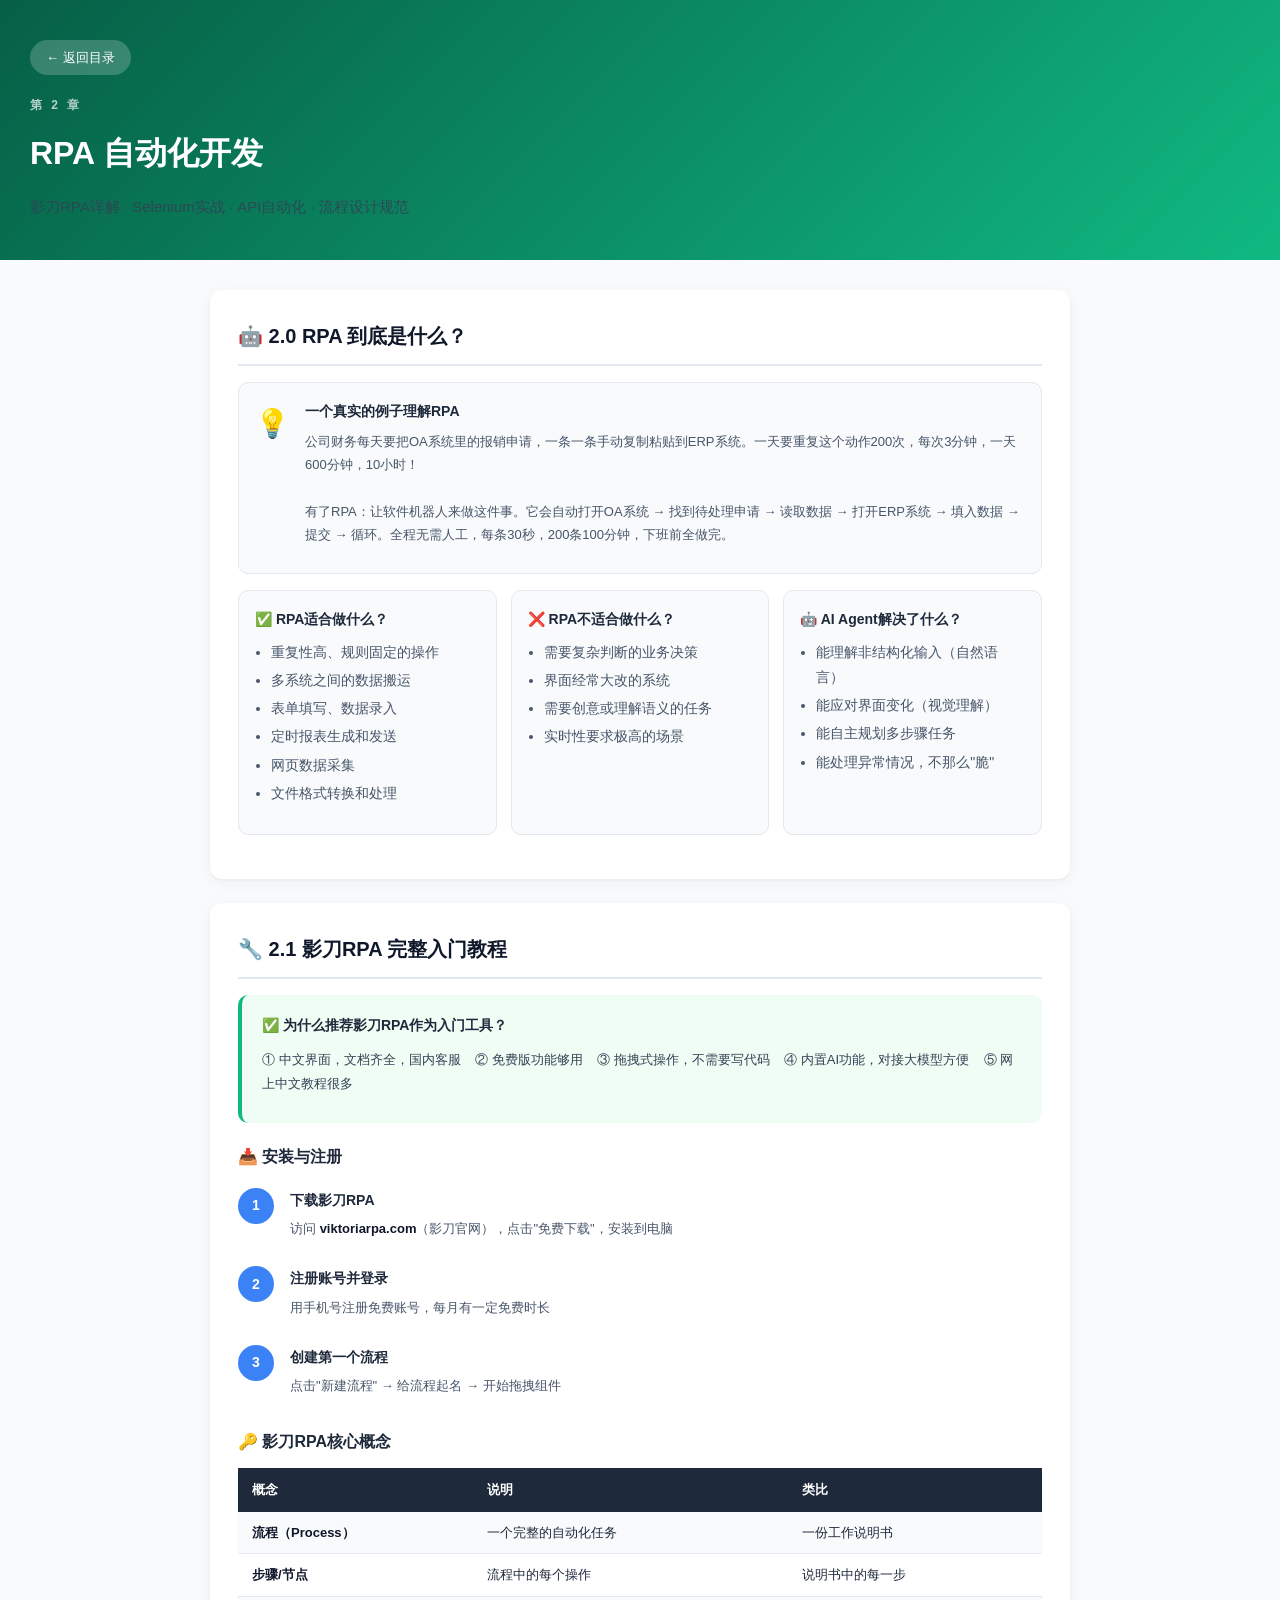
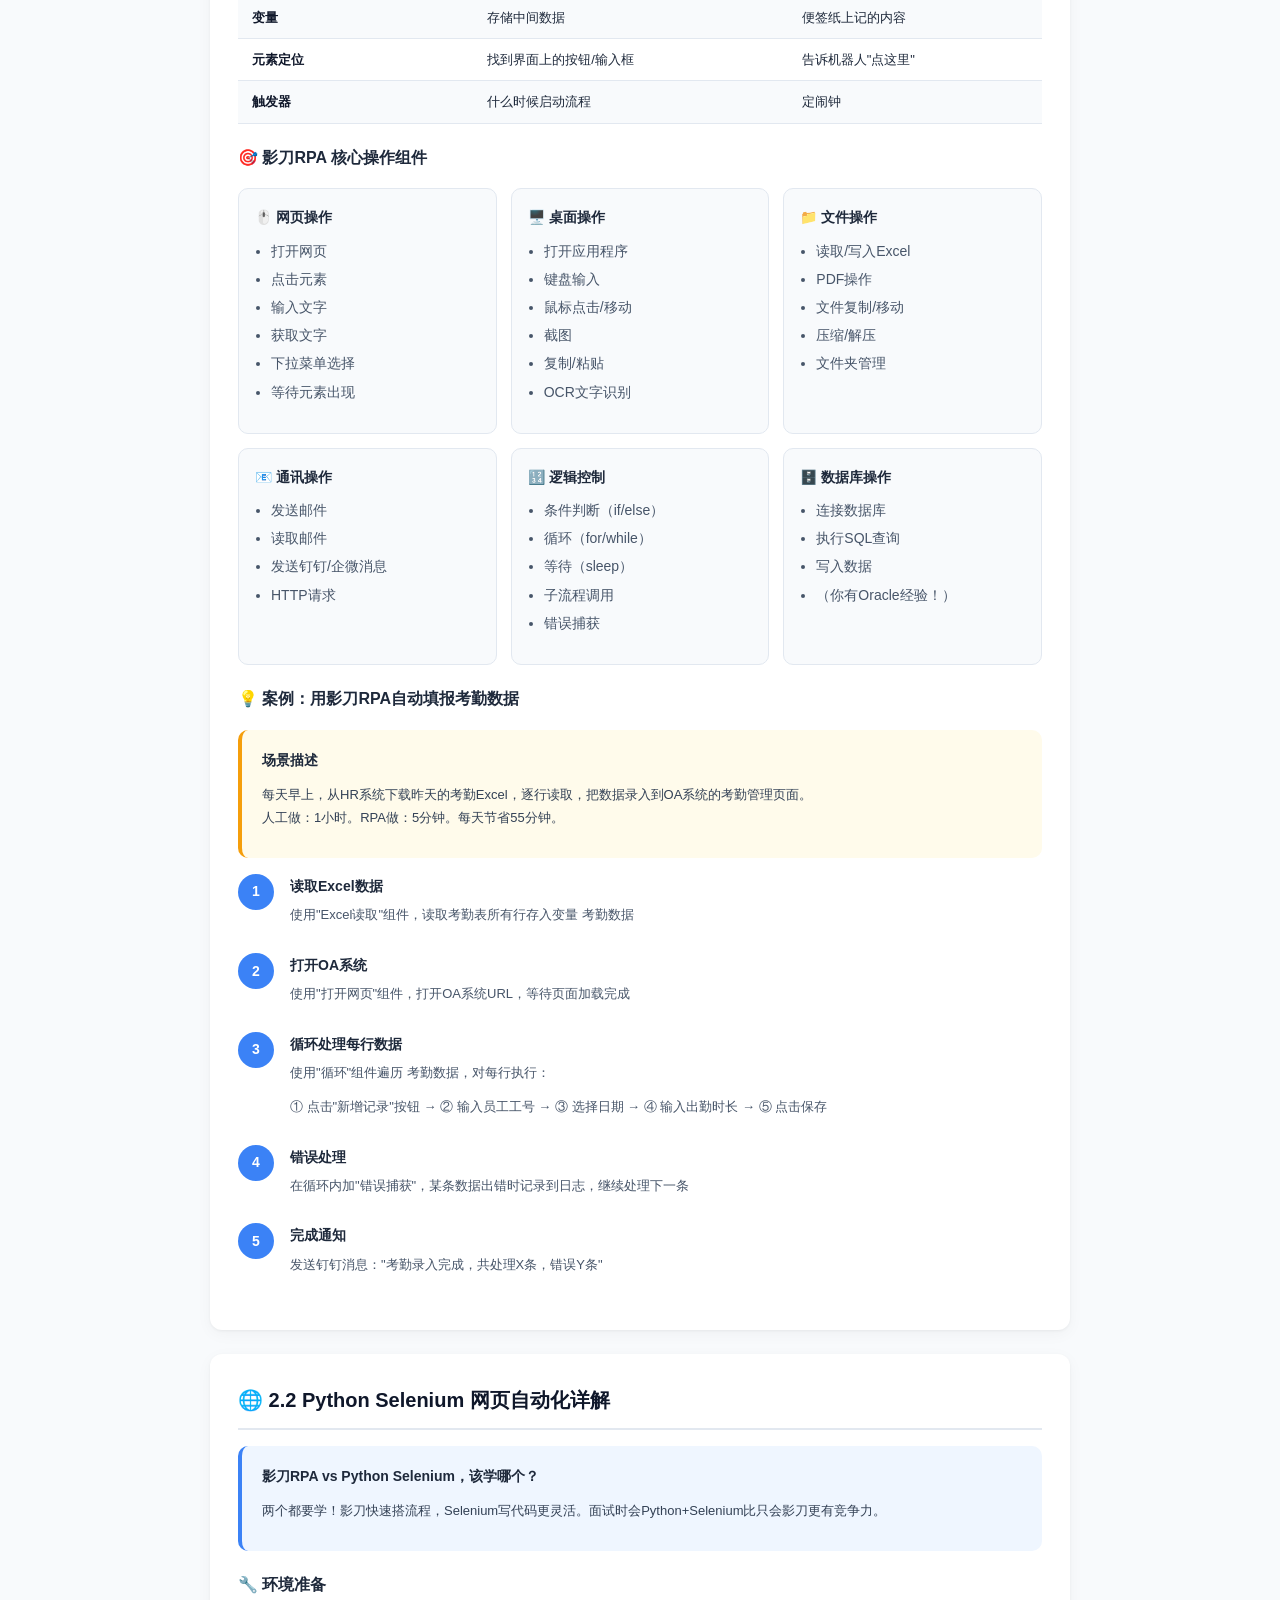
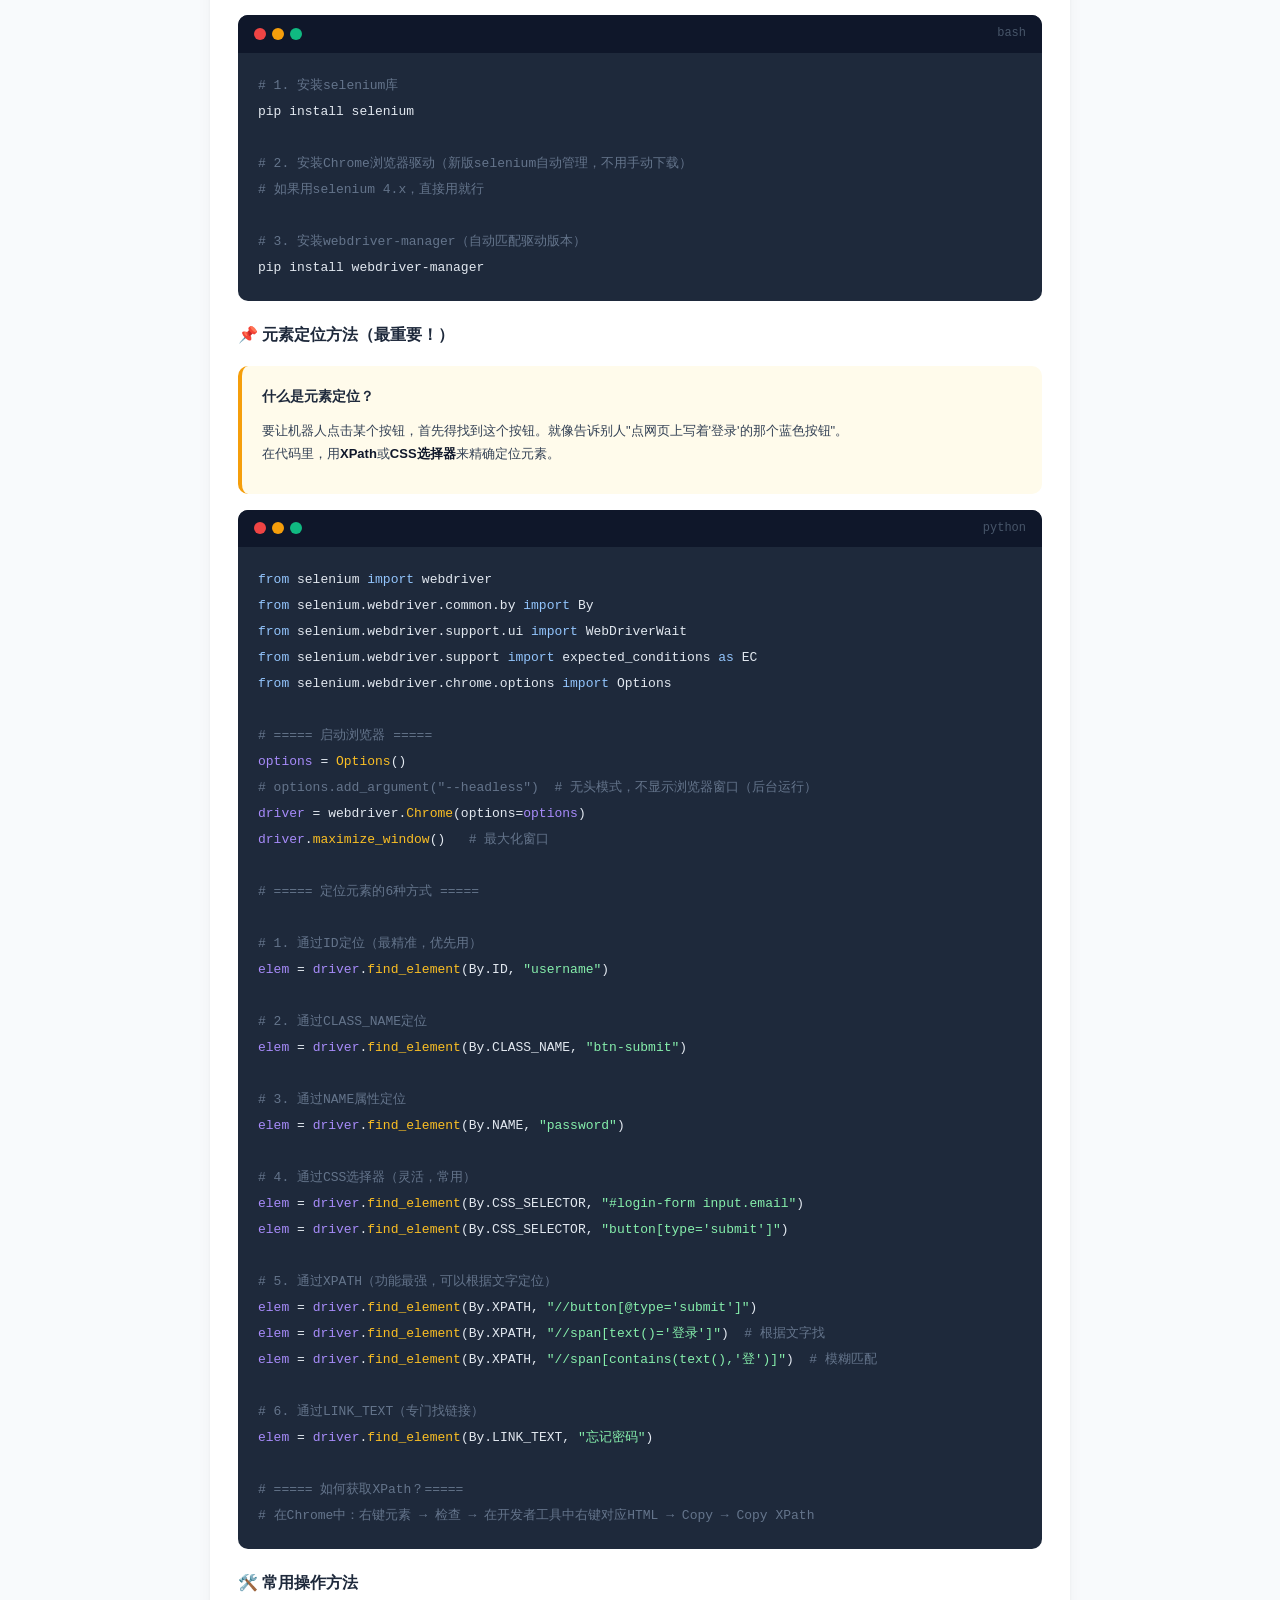
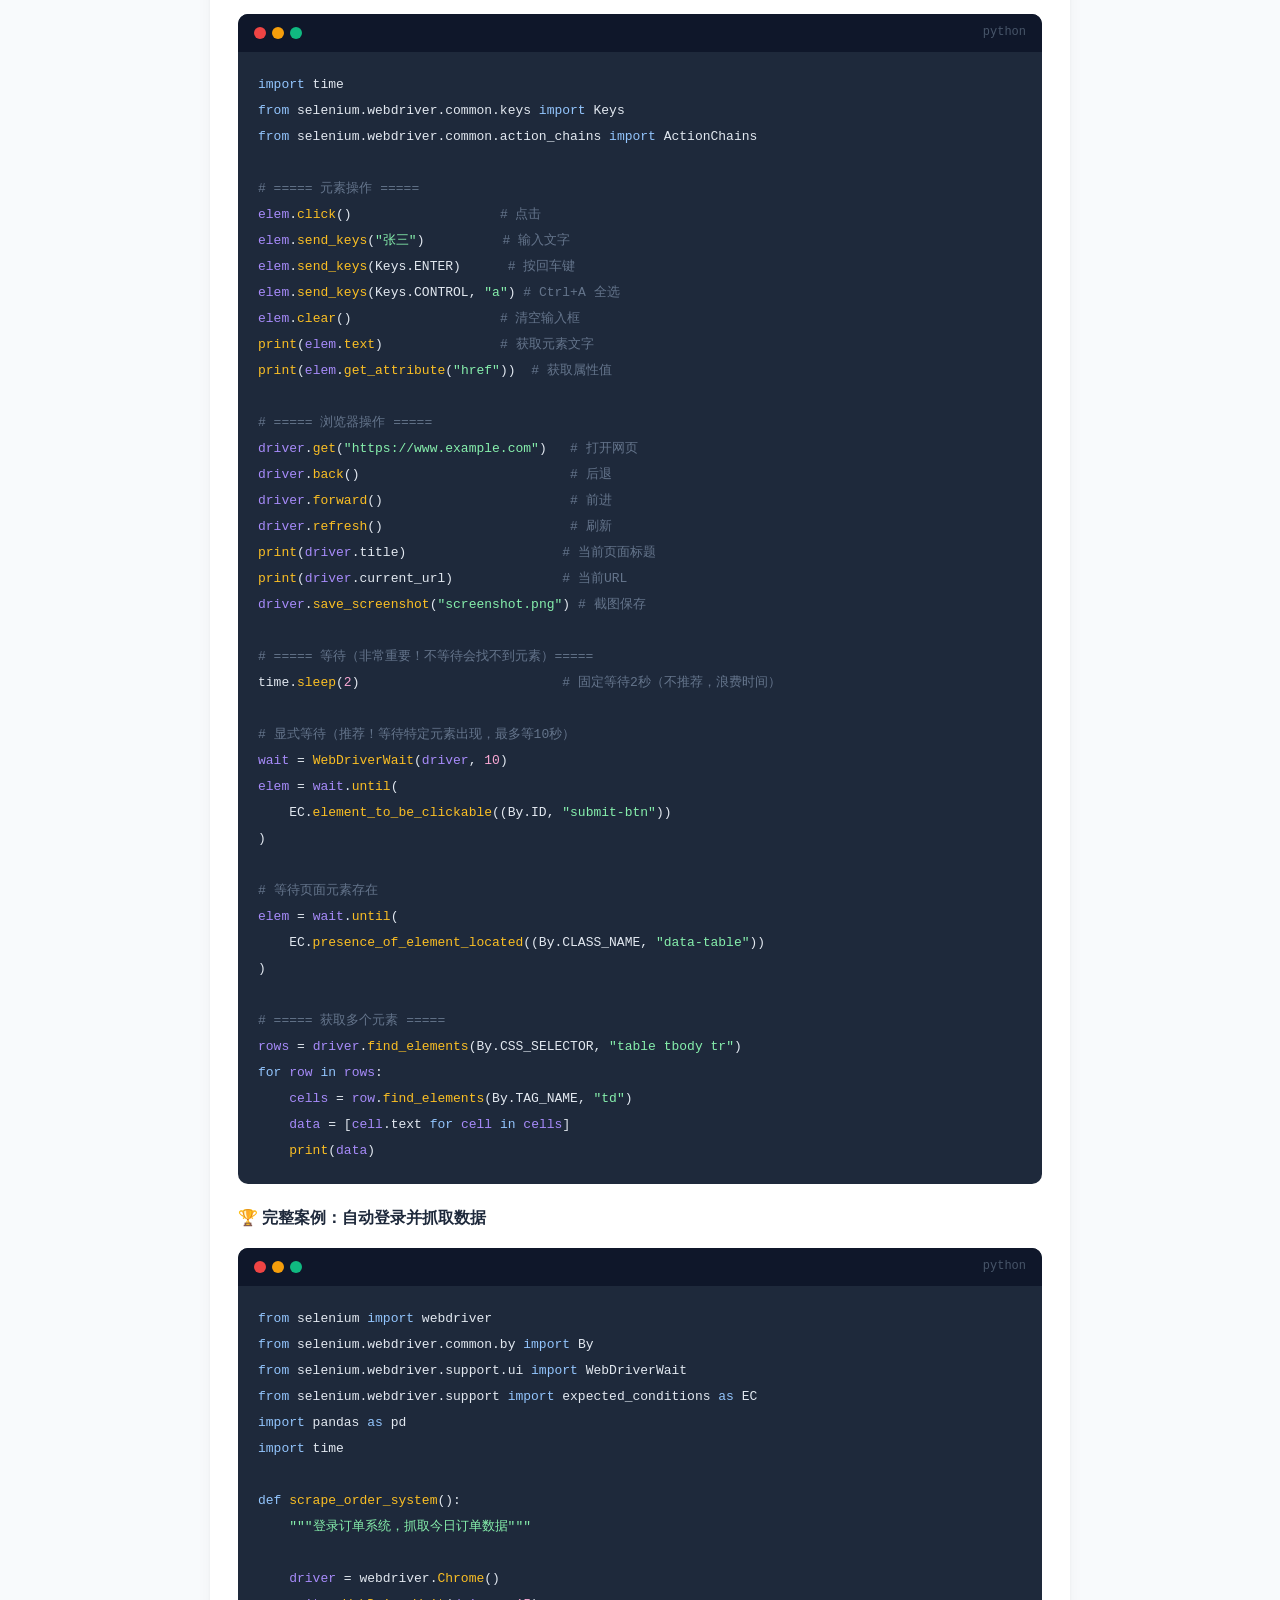
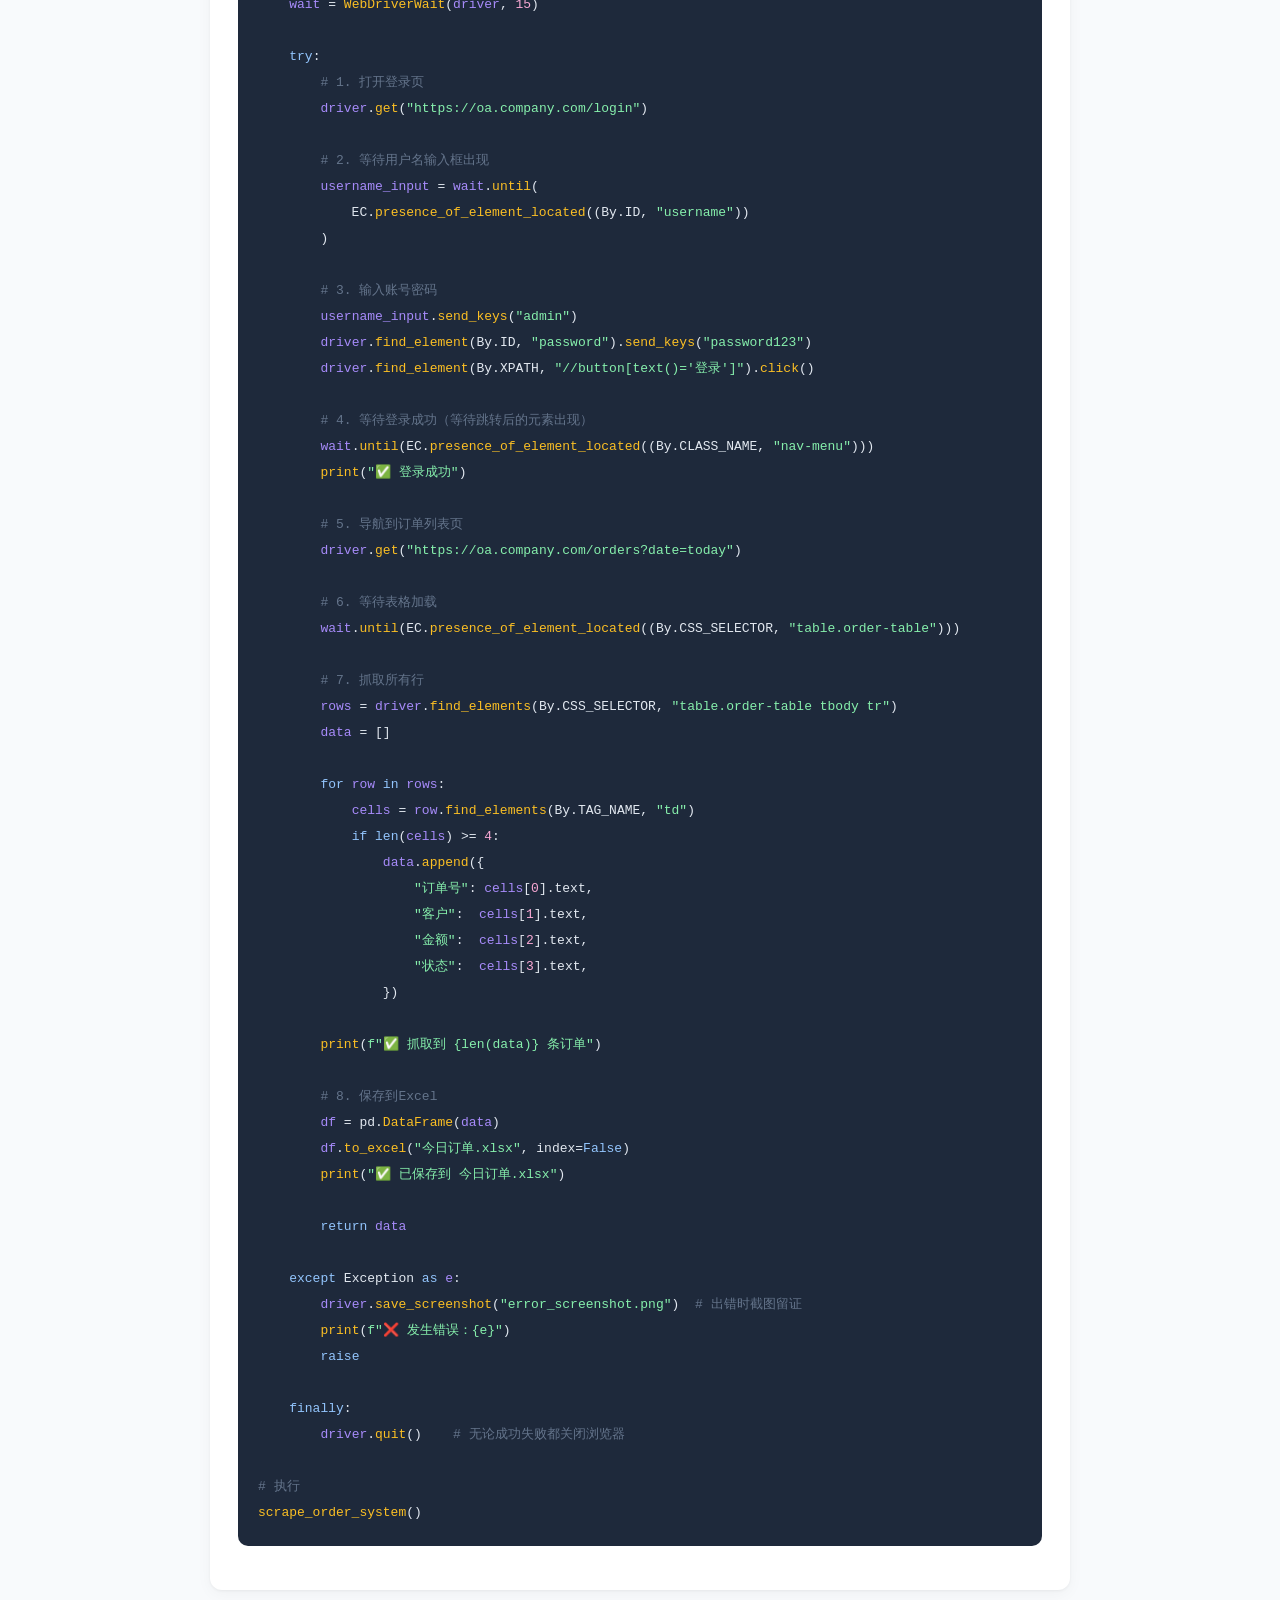
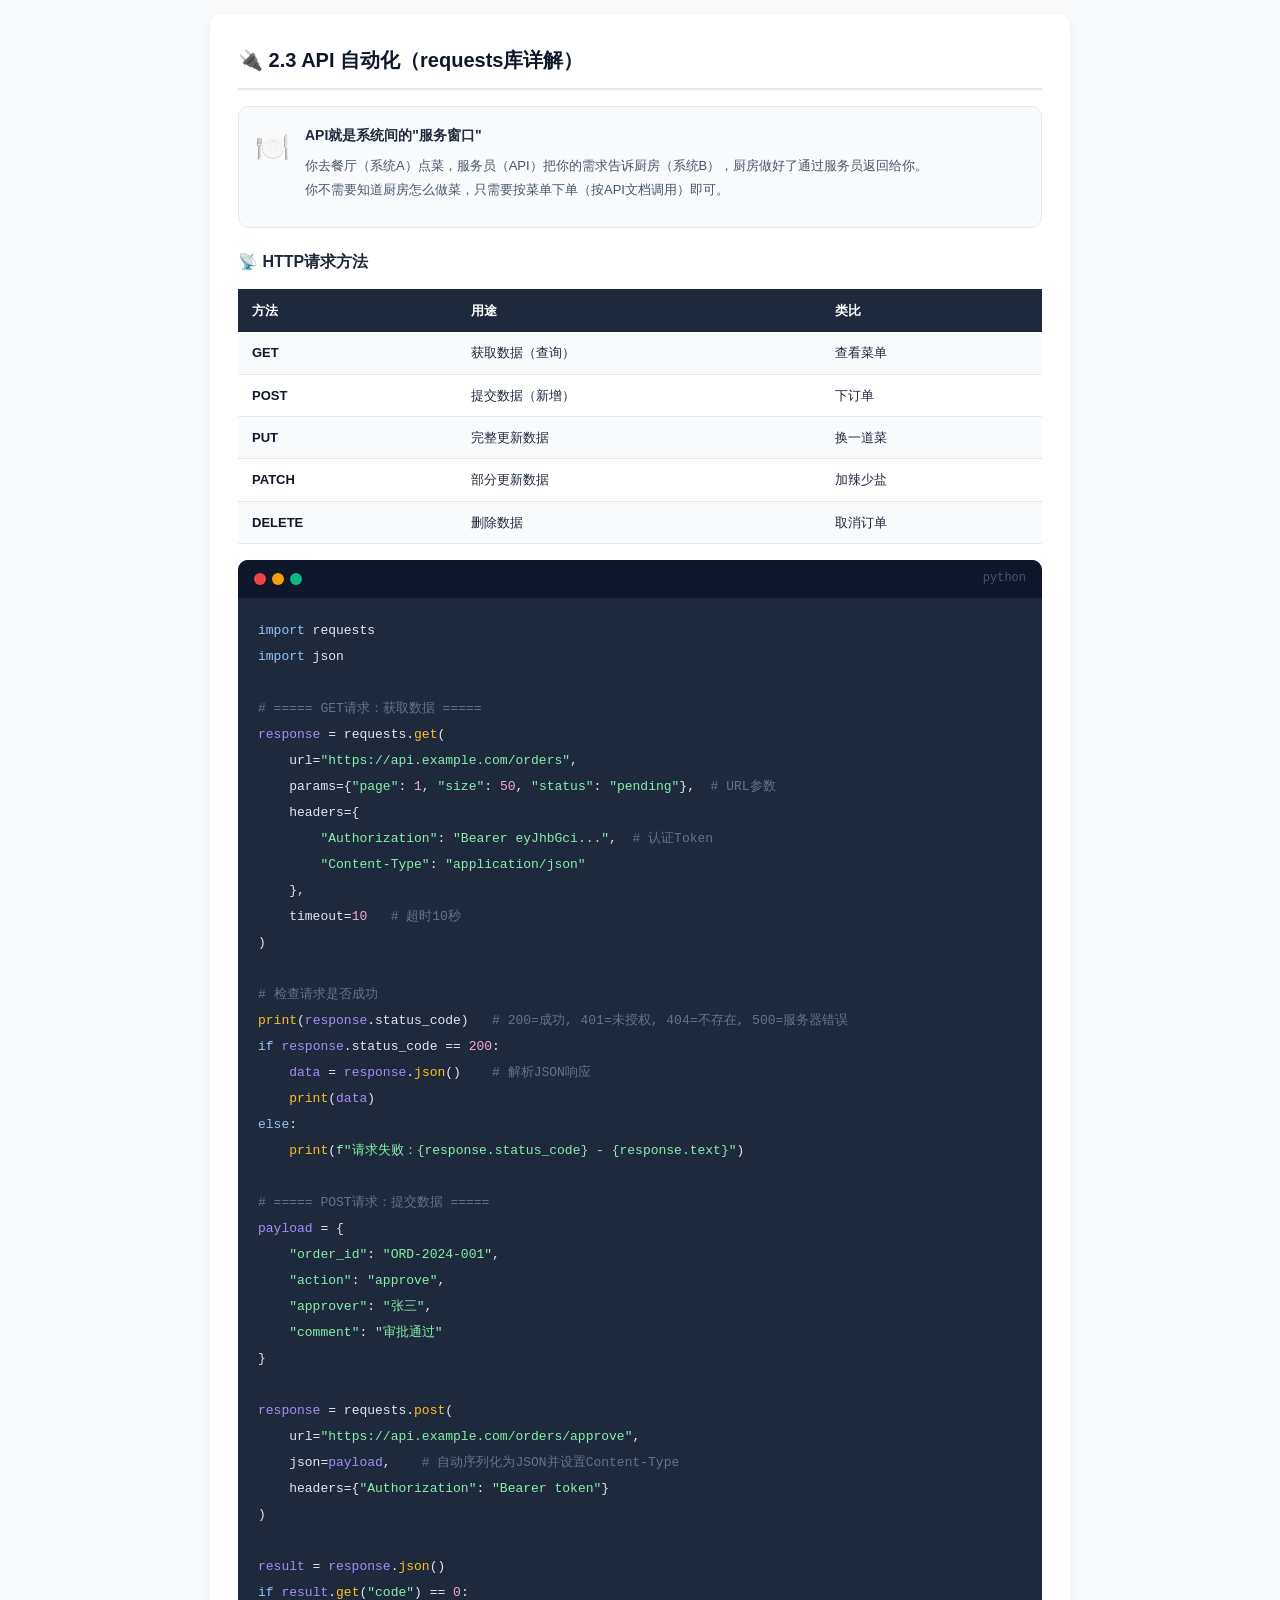
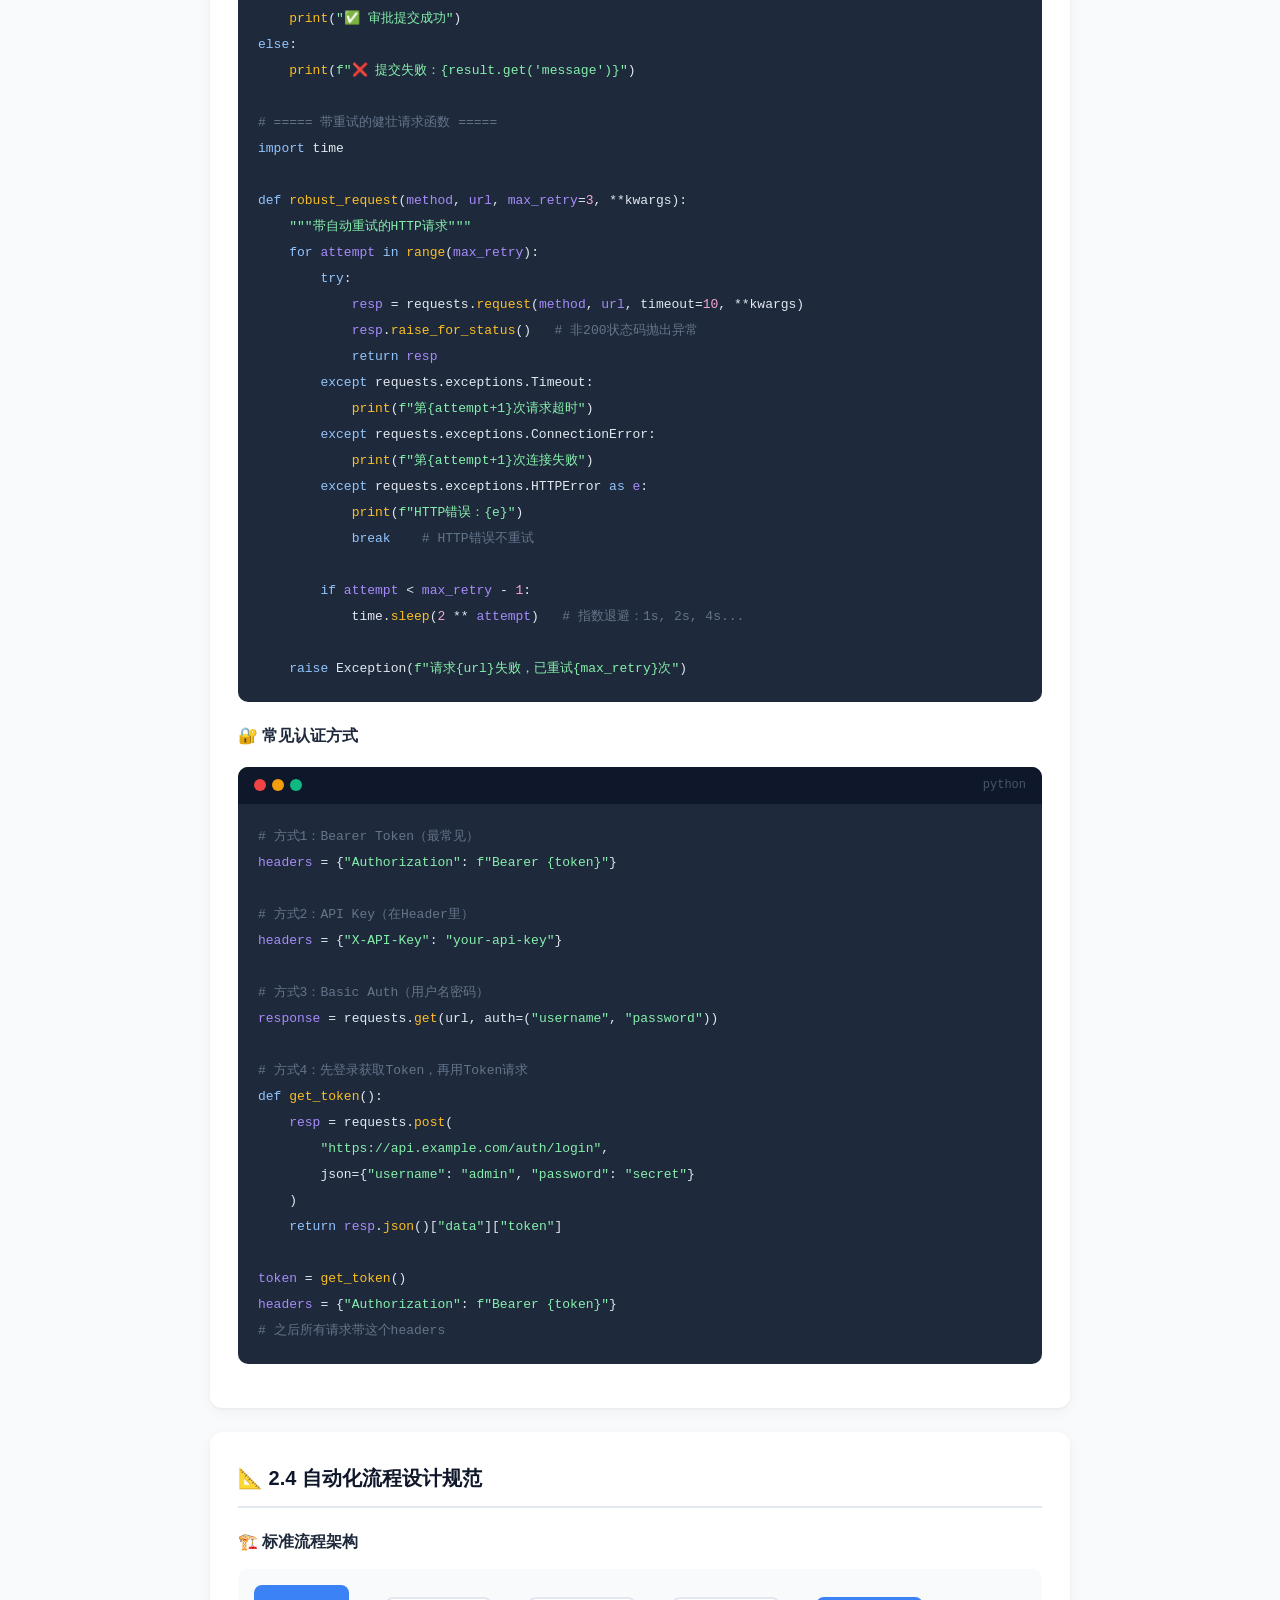
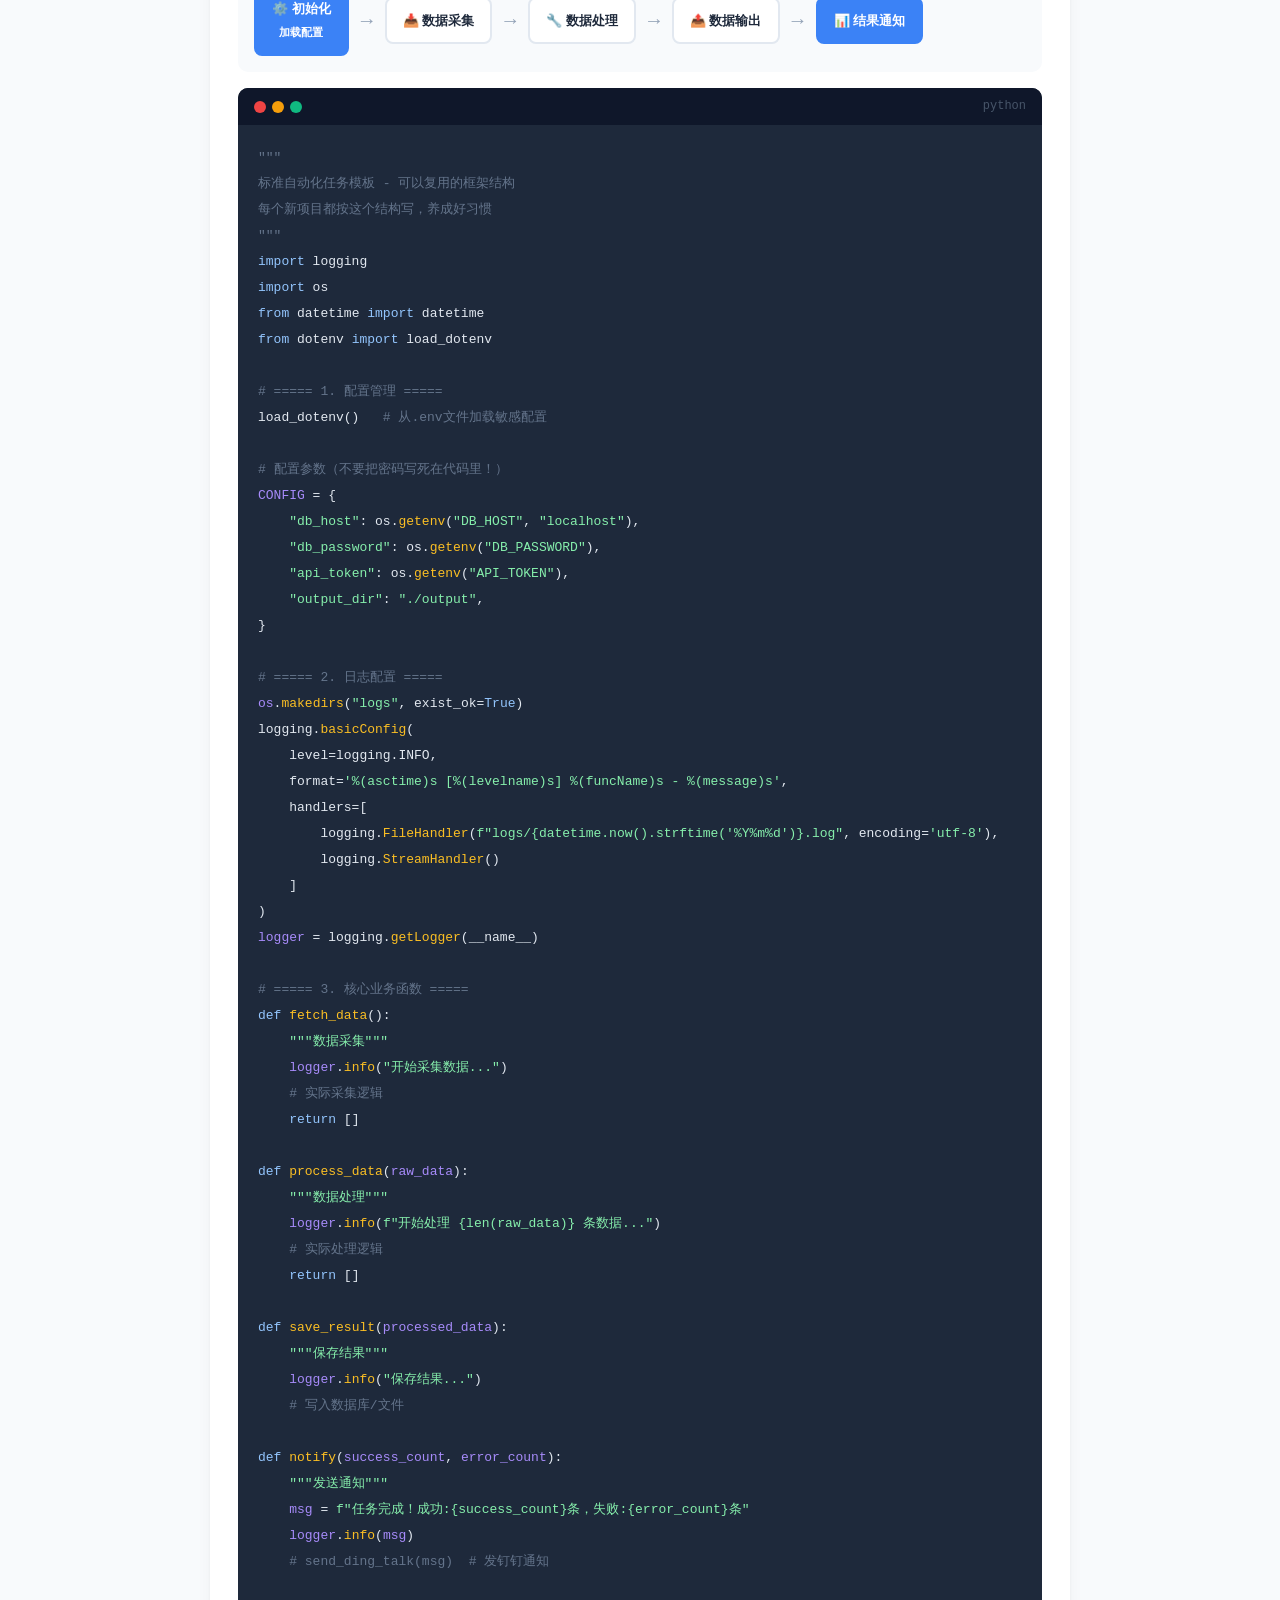
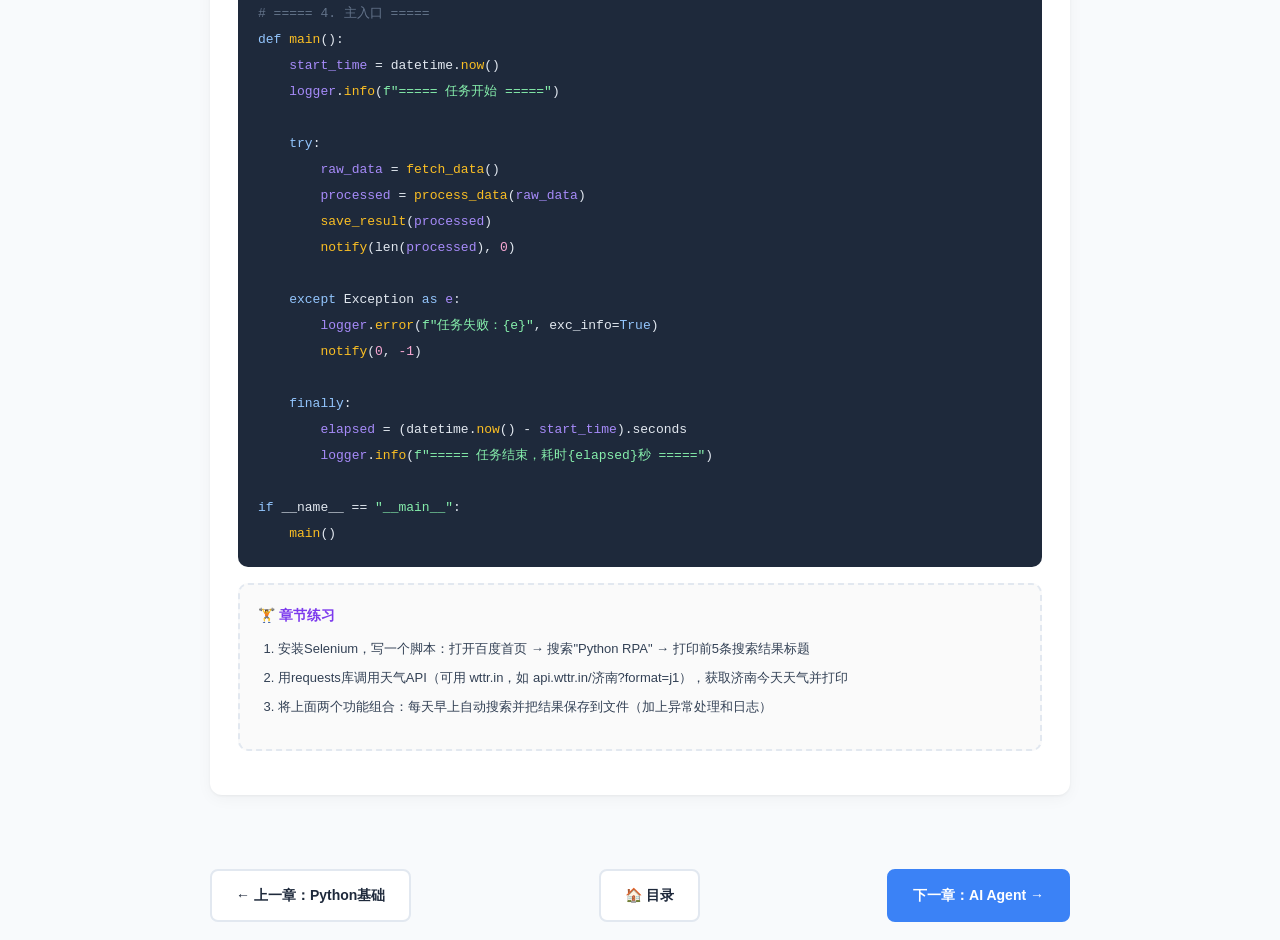
<file: ch2-rpa.html>
<!DOCTYPE html>
<html lang="zh-CN">
<head>
<meta charset="UTF-8">
<title>第2章 · RPA自动化开发</title>
<link rel="stylesheet" href="common.css">
</head>
<body>
<div class="page-header ch2">
  <a href="index.html" class="back-btn">← 返回目录</a>
  <div class="ch-num">第 2 章</div>
  <h1>RPA 自动化开发</h1>
  <p>影刀RPA详解 · Selenium实战 · API自动化 · 流程设计规范</p>
</div>
<div class="content">

<!-- ===== 2.0 RPA是什么 ===== -->
<div class="section">
  <h2 class="sec-title">🤖 2.0 RPA 到底是什么？</h2>

  <div class="concept-box">
    <div class="concept-icon">💡</div>
    <div class="concept-body">
      <h4>一个真实的例子理解RPA</h4>
      <p>公司财务每天要把OA系统里的报销申请，一条一条手动复制粘贴到ERP系统。一天要重复这个动作200次，每次3分钟，一天600分钟，10小时！<br><br>
      有了RPA：让软件机器人来做这件事。它会自动打开OA系统 → 找到待处理申请 → 读取数据 → 打开ERP系统 → 填入数据 → 提交 → 循环。全程无需人工，每条30秒，200条100分钟，下班前全做完。</p>
    </div>
  </div>

  <div class="card-grid">
    <div class="mini-card">
      <h4>✅ RPA适合做什么？</h4>
      <ul>
        <li>重复性高、规则固定的操作</li>
        <li>多系统之间的数据搬运</li>
        <li>表单填写、数据录入</li>
        <li>定时报表生成和发送</li>
        <li>网页数据采集</li>
        <li>文件格式转换和处理</li>
      </ul>
    </div>
    <div class="mini-card">
      <h4>❌ RPA不适合做什么？</h4>
      <ul>
        <li>需要复杂判断的业务决策</li>
        <li>界面经常大改的系统</li>
        <li>需要创意或理解语义的任务</li>
        <li>实时性要求极高的场景</li>
      </ul>
    </div>
    <div class="mini-card">
      <h4>🤖 AI Agent解决了什么？</h4>
      <ul>
        <li>能理解非结构化输入（自然语言）</li>
        <li>能应对界面变化（视觉理解）</li>
        <li>能自主规划多步骤任务</li>
        <li>能处理异常情况，不那么"脆"</li>
      </ul>
    </div>
  </div>
</div>

<!-- ===== 2.1 影刀RPA ===== -->
<div class="section">
  <h2 class="sec-title">🔧 2.1 影刀RPA 完整入门教程</h2>

  <div class="tip-card green">
    <h4>✅ 为什么推荐影刀RPA作为入门工具？</h4>
    <p>① 中文界面，文档齐全，国内客服 &nbsp;&nbsp; ② 免费版功能够用 &nbsp;&nbsp; ③ 拖拽式操作，不需要写代码 &nbsp;&nbsp; ④ 内置AI功能，对接大模型方便 &nbsp;&nbsp; ⑤ 网上中文教程很多</p>
  </div>

  <h3>📥 安装与注册</h3>
  <div class="step-list">
    <div class="step-row">
      <div class="step-num">1</div>
      <div class="step-body">
        <h4>下载影刀RPA</h4>
        <p>访问 <strong>viktoriarpa.com</strong>（影刀官网），点击"免费下载"，安装到电脑</p>
      </div>
    </div>
    <div class="step-row">
      <div class="step-num">2</div>
      <div class="step-body">
        <h4>注册账号并登录</h4>
        <p>用手机号注册免费账号，每月有一定免费时长</p>
      </div>
    </div>
    <div class="step-row">
      <div class="step-num">3</div>
      <div class="step-body">
        <h4>创建第一个流程</h4>
        <p>点击"新建流程" → 给流程起名 → 开始拖拽组件</p>
      </div>
    </div>
  </div>

  <h3>🔑 影刀RPA核心概念</h3>
  <table class="simple-table">
    <tr><th>概念</th><th>说明</th><th>类比</th></tr>
    <tr><td><strong>流程（Process）</strong></td><td>一个完整的自动化任务</td><td>一份工作说明书</td></tr>
    <tr><td><strong>步骤/节点</strong></td><td>流程中的每个操作</td><td>说明书中的每一步</td></tr>
    <tr><td><strong>变量</strong></td><td>存储中间数据</td><td>便签纸上记的内容</td></tr>
    <tr><td><strong>元素定位</strong></td><td>找到界面上的按钮/输入框</td><td>告诉机器人"点这里"</td></tr>
    <tr><td><strong>触发器</strong></td><td>什么时候启动流程</td><td>定闹钟</td></tr>
  </table>

  <h3>🎯 影刀RPA 核心操作组件</h3>
  <div class="card-grid">
    <div class="mini-card">
      <h4>🖱️ 网页操作</h4>
      <ul>
        <li>打开网页</li>
        <li>点击元素</li>
        <li>输入文字</li>
        <li>获取文字</li>
        <li>下拉菜单选择</li>
        <li>等待元素出现</li>
      </ul>
    </div>
    <div class="mini-card">
      <h4>🖥️ 桌面操作</h4>
      <ul>
        <li>打开应用程序</li>
        <li>键盘输入</li>
        <li>鼠标点击/移动</li>
        <li>截图</li>
        <li>复制/粘贴</li>
        <li>OCR文字识别</li>
      </ul>
    </div>
    <div class="mini-card">
      <h4>📁 文件操作</h4>
      <ul>
        <li>读取/写入Excel</li>
        <li>PDF操作</li>
        <li>文件复制/移动</li>
        <li>压缩/解压</li>
        <li>文件夹管理</li>
      </ul>
    </div>
    <div class="mini-card">
      <h4>📧 通讯操作</h4>
      <ul>
        <li>发送邮件</li>
        <li>读取邮件</li>
        <li>发送钉钉/企微消息</li>
        <li>HTTP请求</li>
      </ul>
    </div>
    <div class="mini-card">
      <h4>🔢 逻辑控制</h4>
      <ul>
        <li>条件判断（if/else）</li>
        <li>循环（for/while）</li>
        <li>等待（sleep）</li>
        <li>子流程调用</li>
        <li>错误捕获</li>
      </ul>
    </div>
    <div class="mini-card">
      <h4>🗄️ 数据库操作</h4>
      <ul>
        <li>连接数据库</li>
        <li>执行SQL查询</li>
        <li>写入数据</li>
        <li>（你有Oracle经验！）</li>
      </ul>
    </div>
  </div>

  <h3>💡 案例：用影刀RPA自动填报考勤数据</h3>
  <div class="tip-card orange">
    <h4>场景描述</h4>
    <p>每天早上，从HR系统下载昨天的考勤Excel，逐行读取，把数据录入到OA系统的考勤管理页面。<br>
    人工做：1小时。RPA做：5分钟。每天节省55分钟。</p>
  </div>

  <div class="step-list">
    <div class="step-row">
      <div class="step-num">1</div>
      <div class="step-body">
        <h4>读取Excel数据</h4>
        <p>使用"Excel读取"组件，读取考勤表所有行存入变量 <code>考勤数据</code></p>
      </div>
    </div>
    <div class="step-row">
      <div class="step-num">2</div>
      <div class="step-body">
        <h4>打开OA系统</h4>
        <p>使用"打开网页"组件，打开OA系统URL，等待页面加载完成</p>
      </div>
    </div>
    <div class="step-row">
      <div class="step-num">3</div>
      <div class="step-body">
        <h4>循环处理每行数据</h4>
        <p>使用"循环"组件遍历 <code>考勤数据</code>，对每行执行：</p>
        <p>① 点击"新增记录"按钮 → ② 输入员工工号 → ③ 选择日期 → ④ 输入出勤时长 → ⑤ 点击保存</p>
      </div>
    </div>
    <div class="step-row">
      <div class="step-num">4</div>
      <div class="step-body">
        <h4>错误处理</h4>
        <p>在循环内加"错误捕获"，某条数据出错时记录到日志，继续处理下一条</p>
      </div>
    </div>
    <div class="step-row">
      <div class="step-num">5</div>
      <div class="step-body">
        <h4>完成通知</h4>
        <p>发送钉钉消息："考勤录入完成，共处理X条，错误Y条"</p>
      </div>
    </div>
  </div>
</div>

<!-- ===== 2.2 Python Selenium ===== -->
<div class="section">
  <h2 class="sec-title">🌐 2.2 Python Selenium 网页自动化详解</h2>

  <div class="tip-card blue">
    <h4>影刀RPA vs Python Selenium，该学哪个？</h4>
    <p>两个都要学！影刀快速搭流程，Selenium写代码更灵活。面试时会Python+Selenium比只会影刀更有竞争力。</p>
  </div>

  <h3>🔧 环境准备</h3>
  <div class="code-wrap">
    <div class="code-header"><div class="code-dots"><span class="dot-red"></span><span class="dot-yellow"></span><span class="dot-green"></span></div><div class="code-lang">bash</div></div>
    <div class="code-body"><span class="c"># 1. 安装selenium库</span>
pip install selenium

<span class="c"># 2. 安装Chrome浏览器驱动（新版selenium自动管理，不用手动下载）</span>
<span class="c"># 如果用selenium 4.x，直接用就行</span>

<span class="c"># 3. 安装webdriver-manager（自动匹配驱动版本）</span>
pip install webdriver-manager</div>
  </div>

  <h3>📌 元素定位方法（最重要！）</h3>
  <div class="tip-card orange">
    <h4>什么是元素定位？</h4>
    <p>要让机器人点击某个按钮，首先得找到这个按钮。就像告诉别人"点网页上写着'登录'的那个蓝色按钮"。<br>
    在代码里，用<strong>XPath</strong>或<strong>CSS选择器</strong>来精确定位元素。</p>
  </div>

  <div class="code-wrap">
    <div class="code-header"><div class="code-dots"><span class="dot-red"></span><span class="dot-yellow"></span><span class="dot-green"></span></div><div class="code-lang">python</div></div>
    <div class="code-body"><span class="k">from</span> selenium <span class="k">import</span> webdriver
<span class="k">from</span> selenium.webdriver.common.by <span class="k">import</span> By
<span class="k">from</span> selenium.webdriver.support.ui <span class="k">import</span> WebDriverWait
<span class="k">from</span> selenium.webdriver.support <span class="k">import</span> expected_conditions <span class="k">as</span> EC
<span class="k">from</span> selenium.webdriver.chrome.options <span class="k">import</span> Options

<span class="c"># ===== 启动浏览器 =====</span>
<span class="v">options</span> = <span class="f">Options</span>()
<span class="c"># options.add_argument("--headless")  # 无头模式，不显示浏览器窗口（后台运行）</span>
<span class="v">driver</span> = webdriver.<span class="f">Chrome</span>(options=<span class="v">options</span>)
<span class="v">driver</span>.<span class="f">maximize_window</span>()   <span class="c"># 最大化窗口</span>

<span class="c"># ===== 定位元素的6种方式 =====</span>

<span class="c"># 1. 通过ID定位（最精准，优先用）</span>
<span class="v">elem</span> = <span class="v">driver</span>.<span class="f">find_element</span>(By.ID, <span class="s">"username"</span>)

<span class="c"># 2. 通过CLASS_NAME定位</span>
<span class="v">elem</span> = <span class="v">driver</span>.<span class="f">find_element</span>(By.CLASS_NAME, <span class="s">"btn-submit"</span>)

<span class="c"># 3. 通过NAME属性定位</span>
<span class="v">elem</span> = <span class="v">driver</span>.<span class="f">find_element</span>(By.NAME, <span class="s">"password"</span>)

<span class="c"># 4. 通过CSS选择器（灵活，常用）</span>
<span class="v">elem</span> = <span class="v">driver</span>.<span class="f">find_element</span>(By.CSS_SELECTOR, <span class="s">"#login-form input.email"</span>)
<span class="v">elem</span> = <span class="v">driver</span>.<span class="f">find_element</span>(By.CSS_SELECTOR, <span class="s">"button[type='submit']"</span>)

<span class="c"># 5. 通过XPATH（功能最强，可以根据文字定位）</span>
<span class="v">elem</span> = <span class="v">driver</span>.<span class="f">find_element</span>(By.XPATH, <span class="s">"//button[@type='submit']"</span>)
<span class="v">elem</span> = <span class="v">driver</span>.<span class="f">find_element</span>(By.XPATH, <span class="s">"//span[text()='登录']"</span>)  <span class="c"># 根据文字找</span>
<span class="v">elem</span> = <span class="v">driver</span>.<span class="f">find_element</span>(By.XPATH, <span class="s">"//span[contains(text(),'登')]"</span>)  <span class="c"># 模糊匹配</span>

<span class="c"># 6. 通过LINK_TEXT（专门找链接）</span>
<span class="v">elem</span> = <span class="v">driver</span>.<span class="f">find_element</span>(By.LINK_TEXT, <span class="s">"忘记密码"</span>)

<span class="c"># ===== 如何获取XPath？=====</span>
<span class="c"># 在Chrome中：右键元素 → 检查 → 在开发者工具中右键对应HTML → Copy → Copy XPath</span></div>
  </div>

  <h3>🛠️ 常用操作方法</h3>
  <div class="code-wrap">
    <div class="code-header"><div class="code-dots"><span class="dot-red"></span><span class="dot-yellow"></span><span class="dot-green"></span></div><div class="code-lang">python</div></div>
    <div class="code-body"><span class="k">import</span> time
<span class="k">from</span> selenium.webdriver.common.keys <span class="k">import</span> Keys
<span class="k">from</span> selenium.webdriver.common.action_chains <span class="k">import</span> ActionChains

<span class="c"># ===== 元素操作 =====</span>
<span class="v">elem</span>.<span class="f">click</span>()                   <span class="c"># 点击</span>
<span class="v">elem</span>.<span class="f">send_keys</span>(<span class="s">"张三"</span>)          <span class="c"># 输入文字</span>
<span class="v">elem</span>.<span class="f">send_keys</span>(Keys.ENTER)      <span class="c"># 按回车键</span>
<span class="v">elem</span>.<span class="f">send_keys</span>(Keys.CONTROL, <span class="s">"a"</span>) <span class="c"># Ctrl+A 全选</span>
<span class="v">elem</span>.<span class="f">clear</span>()                   <span class="c"># 清空输入框</span>
<span class="f">print</span>(<span class="v">elem</span>.<span class="f">text</span>)               <span class="c"># 获取元素文字</span>
<span class="f">print</span>(<span class="v">elem</span>.<span class="f">get_attribute</span>(<span class="s">"href"</span>))  <span class="c"># 获取属性值</span>

<span class="c"># ===== 浏览器操作 =====</span>
<span class="v">driver</span>.<span class="f">get</span>(<span class="s">"https://www.example.com"</span>)   <span class="c"># 打开网页</span>
<span class="v">driver</span>.<span class="f">back</span>()                           <span class="c"># 后退</span>
<span class="v">driver</span>.<span class="f">forward</span>()                        <span class="c"># 前进</span>
<span class="v">driver</span>.<span class="f">refresh</span>()                        <span class="c"># 刷新</span>
<span class="f">print</span>(<span class="v">driver</span>.title)                    <span class="c"># 当前页面标题</span>
<span class="f">print</span>(<span class="v">driver</span>.current_url)              <span class="c"># 当前URL</span>
<span class="v">driver</span>.<span class="f">save_screenshot</span>(<span class="s">"screenshot.png"</span>) <span class="c"># 截图保存</span>

<span class="c"># ===== 等待（非常重要！不等待会找不到元素）=====</span>
time.<span class="f">sleep</span>(<span class="n">2</span>)                          <span class="c"># 固定等待2秒（不推荐，浪费时间）</span>

<span class="c"># 显式等待（推荐！等待特定元素出现，最多等10秒）</span>
<span class="v">wait</span> = <span class="f">WebDriverWait</span>(<span class="v">driver</span>, <span class="n">10</span>)
<span class="v">elem</span> = <span class="v">wait</span>.<span class="f">until</span>(
    EC.<span class="f">element_to_be_clickable</span>((By.ID, <span class="s">"submit-btn"</span>))
)

<span class="c"># 等待页面元素存在</span>
<span class="v">elem</span> = <span class="v">wait</span>.<span class="f">until</span>(
    EC.<span class="f">presence_of_element_located</span>((By.CLASS_NAME, <span class="s">"data-table"</span>))
)

<span class="c"># ===== 获取多个元素 =====</span>
<span class="v">rows</span> = <span class="v">driver</span>.<span class="f">find_elements</span>(By.CSS_SELECTOR, <span class="s">"table tbody tr"</span>)
<span class="k">for</span> <span class="v">row</span> <span class="k">in</span> <span class="v">rows</span>:
    <span class="v">cells</span> = <span class="v">row</span>.<span class="f">find_elements</span>(By.TAG_NAME, <span class="s">"td"</span>)
    <span class="v">data</span> = [<span class="v">cell</span>.text <span class="k">for</span> <span class="v">cell</span> <span class="k">in</span> <span class="v">cells</span>]
    <span class="f">print</span>(<span class="v">data</span>)</div>
  </div>

  <h3>🏆 完整案例：自动登录并抓取数据</h3>
  <div class="code-wrap">
    <div class="code-header"><div class="code-dots"><span class="dot-red"></span><span class="dot-yellow"></span><span class="dot-green"></span></div><div class="code-lang">python</div></div>
    <div class="code-body"><span class="k">from</span> selenium <span class="k">import</span> webdriver
<span class="k">from</span> selenium.webdriver.common.by <span class="k">import</span> By
<span class="k">from</span> selenium.webdriver.support.ui <span class="k">import</span> WebDriverWait
<span class="k">from</span> selenium.webdriver.support <span class="k">import</span> expected_conditions <span class="k">as</span> EC
<span class="k">import</span> pandas <span class="k">as</span> pd
<span class="k">import</span> time

<span class="k">def</span> <span class="f">scrape_order_system</span>():
    <span class="s">"""登录订单系统，抓取今日订单数据"""</span>
    
    <span class="v">driver</span> = webdriver.<span class="f">Chrome</span>()
    <span class="v">wait</span> = <span class="f">WebDriverWait</span>(<span class="v">driver</span>, <span class="n">15</span>)
    
    <span class="k">try</span>:
        <span class="c"># 1. 打开登录页</span>
        <span class="v">driver</span>.<span class="f">get</span>(<span class="s">"https://oa.company.com/login"</span>)
        
        <span class="c"># 2. 等待用户名输入框出现</span>
        <span class="v">username_input</span> = <span class="v">wait</span>.<span class="f">until</span>(
            EC.<span class="f">presence_of_element_located</span>((By.ID, <span class="s">"username"</span>))
        )
        
        <span class="c"># 3. 输入账号密码</span>
        <span class="v">username_input</span>.<span class="f">send_keys</span>(<span class="s">"admin"</span>)
        <span class="v">driver</span>.<span class="f">find_element</span>(By.ID, <span class="s">"password"</span>).<span class="f">send_keys</span>(<span class="s">"password123"</span>)
        <span class="v">driver</span>.<span class="f">find_element</span>(By.XPATH, <span class="s">"//button[text()='登录']"</span>).<span class="f">click</span>()
        
        <span class="c"># 4. 等待登录成功（等待跳转后的元素出现）</span>
        <span class="v">wait</span>.<span class="f">until</span>(EC.<span class="f">presence_of_element_located</span>((By.CLASS_NAME, <span class="s">"nav-menu"</span>)))
        <span class="f">print</span>(<span class="s">"✅ 登录成功"</span>)
        
        <span class="c"># 5. 导航到订单列表页</span>
        <span class="v">driver</span>.<span class="f">get</span>(<span class="s">"https://oa.company.com/orders?date=today"</span>)
        
        <span class="c"># 6. 等待表格加载</span>
        <span class="v">wait</span>.<span class="f">until</span>(EC.<span class="f">presence_of_element_located</span>((By.CSS_SELECTOR, <span class="s">"table.order-table"</span>)))
        
        <span class="c"># 7. 抓取所有行</span>
        <span class="v">rows</span> = <span class="v">driver</span>.<span class="f">find_elements</span>(By.CSS_SELECTOR, <span class="s">"table.order-table tbody tr"</span>)
        <span class="v">data</span> = []
        
        <span class="k">for</span> <span class="v">row</span> <span class="k">in</span> <span class="v">rows</span>:
            <span class="v">cells</span> = <span class="v">row</span>.<span class="f">find_elements</span>(By.TAG_NAME, <span class="s">"td"</span>)
            <span class="k">if</span> <span class="k">len</span>(<span class="v">cells</span>) >= <span class="n">4</span>:
                <span class="v">data</span>.<span class="f">append</span>({
                    <span class="s">"订单号"</span>: <span class="v">cells</span>[<span class="n">0</span>].text,
                    <span class="s">"客户"</span>:  <span class="v">cells</span>[<span class="n">1</span>].text,
                    <span class="s">"金额"</span>:  <span class="v">cells</span>[<span class="n">2</span>].text,
                    <span class="s">"状态"</span>:  <span class="v">cells</span>[<span class="n">3</span>].text,
                })
        
        <span class="f">print</span>(<span class="s">f"✅ 抓取到 {len(data)} 条订单"</span>)
        
        <span class="c"># 8. 保存到Excel</span>
        <span class="v">df</span> = pd.<span class="f">DataFrame</span>(<span class="v">data</span>)
        <span class="v">df</span>.<span class="f">to_excel</span>(<span class="s">"今日订单.xlsx"</span>, index=<span class="k">False</span>)
        <span class="f">print</span>(<span class="s">"✅ 已保存到 今日订单.xlsx"</span>)
        
        <span class="k">return</span> <span class="v">data</span>
        
    <span class="k">except</span> Exception <span class="k">as</span> <span class="v">e</span>:
        <span class="v">driver</span>.<span class="f">save_screenshot</span>(<span class="s">"error_screenshot.png"</span>)  <span class="c"># 出错时截图留证</span>
        <span class="f">print</span>(<span class="s">f"❌ 发生错误：{e}"</span>)
        <span class="k">raise</span>
        
    <span class="k">finally</span>:
        <span class="v">driver</span>.<span class="f">quit</span>()    <span class="c"># 无论成功失败都关闭浏览器</span>

<span class="c"># 执行</span>
<span class="f">scrape_order_system</span>()</div>
  </div>
</div>

<!-- ===== 2.3 API自动化 ===== -->
<div class="section">
  <h2 class="sec-title">🔌 2.3 API 自动化（requests库详解）</h2>

  <div class="concept-box">
    <div class="concept-icon">🍽️</div>
    <div class="concept-body">
      <h4>API就是系统间的"服务窗口"</h4>
      <p>你去餐厅（系统A）点菜，服务员（API）把你的需求告诉厨房（系统B），厨房做好了通过服务员返回给你。<br>
      你不需要知道厨房怎么做菜，只需要按菜单下单（按API文档调用）即可。</p>
    </div>
  </div>

  <h3>📡 HTTP请求方法</h3>
  <table class="simple-table">
    <tr><th>方法</th><th>用途</th><th>类比</th></tr>
    <tr><td><strong>GET</strong></td><td>获取数据（查询）</td><td>查看菜单</td></tr>
    <tr><td><strong>POST</strong></td><td>提交数据（新增）</td><td>下订单</td></tr>
    <tr><td><strong>PUT</strong></td><td>完整更新数据</td><td>换一道菜</td></tr>
    <tr><td><strong>PATCH</strong></td><td>部分更新数据</td><td>加辣少盐</td></tr>
    <tr><td><strong>DELETE</strong></td><td>删除数据</td><td>取消订单</td></tr>
  </table>

  <div class="code-wrap">
    <div class="code-header"><div class="code-dots"><span class="dot-red"></span><span class="dot-yellow"></span><span class="dot-green"></span></div><div class="code-lang">python</div></div>
    <div class="code-body"><span class="k">import</span> requests
<span class="k">import</span> json

<span class="c"># ===== GET请求：获取数据 =====</span>
<span class="v">response</span> = requests.<span class="f">get</span>(
    url=<span class="s">"https://api.example.com/orders"</span>,
    params={<span class="s">"page"</span>: <span class="n">1</span>, <span class="s">"size"</span>: <span class="n">50</span>, <span class="s">"status"</span>: <span class="s">"pending"</span>},  <span class="c"># URL参数</span>
    headers={
        <span class="s">"Authorization"</span>: <span class="s">"Bearer eyJhbGci..."</span>,  <span class="c"># 认证Token</span>
        <span class="s">"Content-Type"</span>: <span class="s">"application/json"</span>
    },
    timeout=<span class="n">10</span>   <span class="c"># 超时10秒</span>
)

<span class="c"># 检查请求是否成功</span>
<span class="f">print</span>(<span class="v">response</span>.status_code)   <span class="c"># 200=成功, 401=未授权, 404=不存在, 500=服务器错误</span>
<span class="k">if</span> <span class="v">response</span>.status_code == <span class="n">200</span>:
    <span class="v">data</span> = <span class="v">response</span>.<span class="f">json</span>()    <span class="c"># 解析JSON响应</span>
    <span class="f">print</span>(<span class="v">data</span>)
<span class="k">else</span>:
    <span class="f">print</span>(<span class="s">f"请求失败：{response.status_code} - {response.text}"</span>)

<span class="c"># ===== POST请求：提交数据 =====</span>
<span class="v">payload</span> = {
    <span class="s">"order_id"</span>: <span class="s">"ORD-2024-001"</span>,
    <span class="s">"action"</span>: <span class="s">"approve"</span>,
    <span class="s">"approver"</span>: <span class="s">"张三"</span>,
    <span class="s">"comment"</span>: <span class="s">"审批通过"</span>
}

<span class="v">response</span> = requests.<span class="f">post</span>(
    url=<span class="s">"https://api.example.com/orders/approve"</span>,
    json=<span class="v">payload</span>,    <span class="c"># 自动序列化为JSON并设置Content-Type</span>
    headers={<span class="s">"Authorization"</span>: <span class="s">"Bearer token"</span>}
)

<span class="v">result</span> = <span class="v">response</span>.<span class="f">json</span>()
<span class="k">if</span> <span class="v">result</span>.<span class="f">get</span>(<span class="s">"code"</span>) == <span class="n">0</span>:
    <span class="f">print</span>(<span class="s">"✅ 审批提交成功"</span>)
<span class="k">else</span>:
    <span class="f">print</span>(<span class="s">f"❌ 提交失败：{result.get('message')}"</span>)

<span class="c"># ===== 带重试的健壮请求函数 =====</span>
<span class="k">import</span> time

<span class="k">def</span> <span class="f">robust_request</span>(<span class="v">method</span>, <span class="v">url</span>, <span class="v">max_retry</span>=<span class="n">3</span>, **kwargs):
    <span class="s">"""带自动重试的HTTP请求"""</span>
    <span class="k">for</span> <span class="v">attempt</span> <span class="k">in</span> <span class="f">range</span>(<span class="v">max_retry</span>):
        <span class="k">try</span>:
            <span class="v">resp</span> = requests.<span class="f">request</span>(<span class="v">method</span>, <span class="v">url</span>, timeout=<span class="n">10</span>, **kwargs)
            <span class="v">resp</span>.<span class="f">raise_for_status</span>()   <span class="c"># 非200状态码抛出异常</span>
            <span class="k">return</span> <span class="v">resp</span>
        <span class="k">except</span> requests.exceptions.Timeout:
            <span class="f">print</span>(<span class="s">f"第{attempt+1}次请求超时"</span>)
        <span class="k">except</span> requests.exceptions.ConnectionError:
            <span class="f">print</span>(<span class="s">f"第{attempt+1}次连接失败"</span>)
        <span class="k">except</span> requests.exceptions.HTTPError <span class="k">as</span> <span class="v">e</span>:
            <span class="f">print</span>(<span class="s">f"HTTP错误：{e}"</span>)
            <span class="k">break</span>    <span class="c"># HTTP错误不重试</span>
        
        <span class="k">if</span> <span class="v">attempt</span> < <span class="v">max_retry</span> - <span class="n">1</span>:
            time.<span class="f">sleep</span>(<span class="n">2</span> ** <span class="v">attempt</span>)   <span class="c"># 指数退避：1s, 2s, 4s...</span>
    
    <span class="k">raise</span> Exception(<span class="s">f"请求{url}失败，已重试{max_retry}次"</span>)</div>
  </div>

  <h3>🔐 常见认证方式</h3>
  <div class="code-wrap">
    <div class="code-header"><div class="code-dots"><span class="dot-red"></span><span class="dot-yellow"></span><span class="dot-green"></span></div><div class="code-lang">python</div></div>
    <div class="code-body"><span class="c"># 方式1：Bearer Token（最常见）</span>
<span class="v">headers</span> = {<span class="s">"Authorization"</span>: <span class="s">f"Bearer {token}"</span>}

<span class="c"># 方式2：API Key（在Header里）</span>
<span class="v">headers</span> = {<span class="s">"X-API-Key"</span>: <span class="s">"your-api-key"</span>}

<span class="c"># 方式3：Basic Auth（用户名密码）</span>
<span class="v">response</span> = requests.<span class="f">get</span>(url, auth=(<span class="s">"username"</span>, <span class="s">"password"</span>))

<span class="c"># 方式4：先登录获取Token，再用Token请求</span>
<span class="k">def</span> <span class="f">get_token</span>():
    <span class="v">resp</span> = requests.<span class="f">post</span>(
        <span class="s">"https://api.example.com/auth/login"</span>,
        json={<span class="s">"username"</span>: <span class="s">"admin"</span>, <span class="s">"password"</span>: <span class="s">"secret"</span>}
    )
    <span class="k">return</span> <span class="v">resp</span>.<span class="f">json</span>()[<span class="s">"data"</span>][<span class="s">"token"</span>]

<span class="v">token</span> = <span class="f">get_token</span>()
<span class="v">headers</span> = {<span class="s">"Authorization"</span>: <span class="s">f"Bearer {token}"</span>}
<span class="c"># 之后所有请求带这个headers</span></div>
  </div>
</div>

<!-- ===== 2.4 流程设计规范 ===== -->
<div class="section">
  <h2 class="sec-title">📐 2.4 自动化流程设计规范</h2>

  <h3>🏗️ 标准流程架构</h3>
  <div class="flow-row">
    <div class="flow-node active">⚙️ 初始化<br><small>加载配置</small></div>
    <div class="flow-arrow">→</div>
    <div class="flow-node">📥 数据采集</div>
    <div class="flow-arrow">→</div>
    <div class="flow-node">🔧 数据处理</div>
    <div class="flow-arrow">→</div>
    <div class="flow-node">📤 数据输出</div>
    <div class="flow-arrow">→</div>
    <div class="flow-node active">📊 结果通知</div>
  </div>

  <div class="code-wrap">
    <div class="code-header"><div class="code-dots"><span class="dot-red"></span><span class="dot-yellow"></span><span class="dot-green"></span></div><div class="code-lang">python</div></div>
    <div class="code-body"><span class="c">"""
标准自动化任务模板 - 可以复用的框架结构
每个新项目都按这个结构写，养成好习惯
"""</span>
<span class="k">import</span> logging
<span class="k">import</span> os
<span class="k">from</span> datetime <span class="k">import</span> datetime
<span class="k">from</span> dotenv <span class="k">import</span> load_dotenv

<span class="c"># ===== 1. 配置管理 =====</span>
load_dotenv()   <span class="c"># 从.env文件加载敏感配置</span>

<span class="c"># 配置参数（不要把密码写死在代码里！）</span>
<span class="v">CONFIG</span> = {
    <span class="s">"db_host"</span>: os.<span class="f">getenv</span>(<span class="s">"DB_HOST"</span>, <span class="s">"localhost"</span>),
    <span class="s">"db_password"</span>: os.<span class="f">getenv</span>(<span class="s">"DB_PASSWORD"</span>),
    <span class="s">"api_token"</span>: os.<span class="f">getenv</span>(<span class="s">"API_TOKEN"</span>),
    <span class="s">"output_dir"</span>: <span class="s">"./output"</span>,
}

<span class="c"># ===== 2. 日志配置 =====</span>
<span class="v">os</span>.<span class="f">makedirs</span>(<span class="s">"logs"</span>, exist_ok=<span class="k">True</span>)
logging.<span class="f">basicConfig</span>(
    level=logging.INFO,
    format=<span class="s">'%(asctime)s [%(levelname)s] %(funcName)s - %(message)s'</span>,
    handlers=[
        logging.<span class="f">FileHandler</span>(<span class="s">f"logs/{datetime.now().strftime('%Y%m%d')}.log"</span>, encoding=<span class="s">'utf-8'</span>),
        logging.<span class="f">StreamHandler</span>()
    ]
)
<span class="v">logger</span> = logging.<span class="f">getLogger</span>(__name__)

<span class="c"># ===== 3. 核心业务函数 =====</span>
<span class="k">def</span> <span class="f">fetch_data</span>():
    <span class="s">"""数据采集"""</span>
    <span class="v">logger</span>.<span class="f">info</span>(<span class="s">"开始采集数据..."</span>)
    <span class="c"># 实际采集逻辑</span>
    <span class="k">return</span> []

<span class="k">def</span> <span class="f">process_data</span>(<span class="v">raw_data</span>):
    <span class="s">"""数据处理"""</span>
    <span class="v">logger</span>.<span class="f">info</span>(<span class="s">f"开始处理 {len(raw_data)} 条数据..."</span>)
    <span class="c"># 实际处理逻辑</span>
    <span class="k">return</span> []

<span class="k">def</span> <span class="f">save_result</span>(<span class="v">processed_data</span>):
    <span class="s">"""保存结果"""</span>
    <span class="v">logger</span>.<span class="f">info</span>(<span class="s">"保存结果..."</span>)
    <span class="c"># 写入数据库/文件</span>

<span class="k">def</span> <span class="f">notify</span>(<span class="v">success_count</span>, <span class="v">error_count</span>):
    <span class="s">"""发送通知"""</span>
    <span class="v">msg</span> = <span class="s">f"任务完成！成功:{success_count}条，失败:{error_count}条"</span>
    <span class="v">logger</span>.<span class="f">info</span>(<span class="v">msg</span>)
    <span class="c"># send_ding_talk(msg)  # 发钉钉通知</span>

<span class="c"># ===== 4. 主入口 =====</span>
<span class="k">def</span> <span class="f">main</span>():
    <span class="v">start_time</span> = datetime.<span class="f">now</span>()
    <span class="v">logger</span>.<span class="f">info</span>(<span class="s">f"===== 任务开始 ====="</span>)
    
    <span class="k">try</span>:
        <span class="v">raw_data</span> = <span class="f">fetch_data</span>()
        <span class="v">processed</span> = <span class="f">process_data</span>(<span class="v">raw_data</span>)
        <span class="f">save_result</span>(<span class="v">processed</span>)
        <span class="f">notify</span>(len(<span class="v">processed</span>), <span class="n">0</span>)
        
    <span class="k">except</span> Exception <span class="k">as</span> <span class="v">e</span>:
        <span class="v">logger</span>.<span class="f">error</span>(<span class="s">f"任务失败：{e}"</span>, exc_info=<span class="k">True</span>)
        <span class="f">notify</span>(<span class="n">0</span>, <span class="n">-1</span>)
        
    <span class="k">finally</span>:
        <span class="v">elapsed</span> = (datetime.<span class="f">now</span>() - <span class="v">start_time</span>).seconds
        <span class="v">logger</span>.<span class="f">info</span>(<span class="s">f"===== 任务结束，耗时{elapsed}秒 ====="</span>)

<span class="k">if</span> __name__ == <span class="s">"__main__"</span>:
    <span class="f">main</span>()</div>
  </div>

  <div class="exercise">
    <h4>🏋️ 章节练习</h4>
    <ol>
      <li>安装Selenium，写一个脚本：打开百度首页 → 搜索"Python RPA" → 打印前5条搜索结果标题</li>
      <li>用requests库调用天气API（可用 wttr.in，如 api.wttr.in/济南?format=j1），获取济南今天天气并打印</li>
      <li>将上面两个功能组合：每天早上自动搜索并把结果保存到文件（加上异常处理和日志）</li>
    </ol>
  </div>
</div>

</div>
<div class="nav-footer">
  <a href="ch1-python.html" class="nav-btn">← 上一章：Python基础</a>
  <a href="index.html" class="nav-btn">🏠 目录</a>
  <a href="ch3-agent.html" class="nav-btn primary">下一章：AI Agent →</a>
</div>
</body>
</html>
</file>
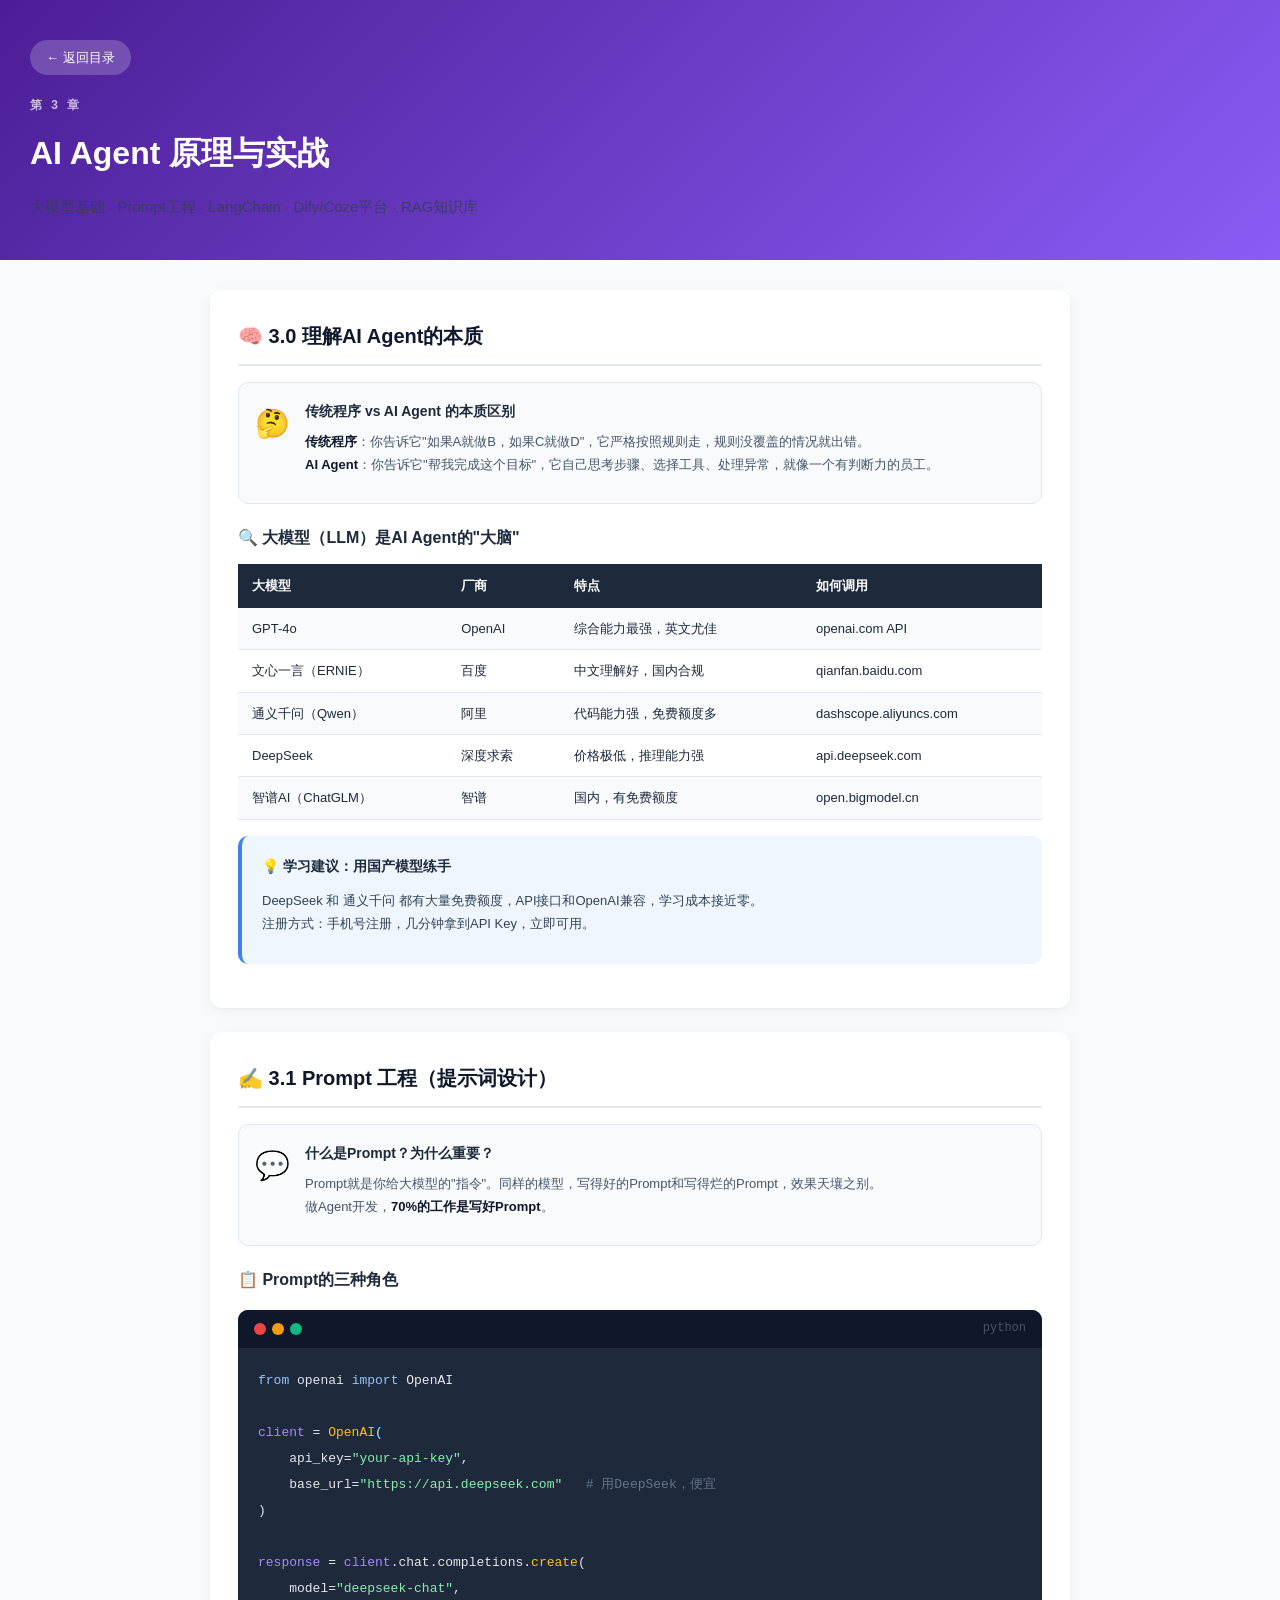
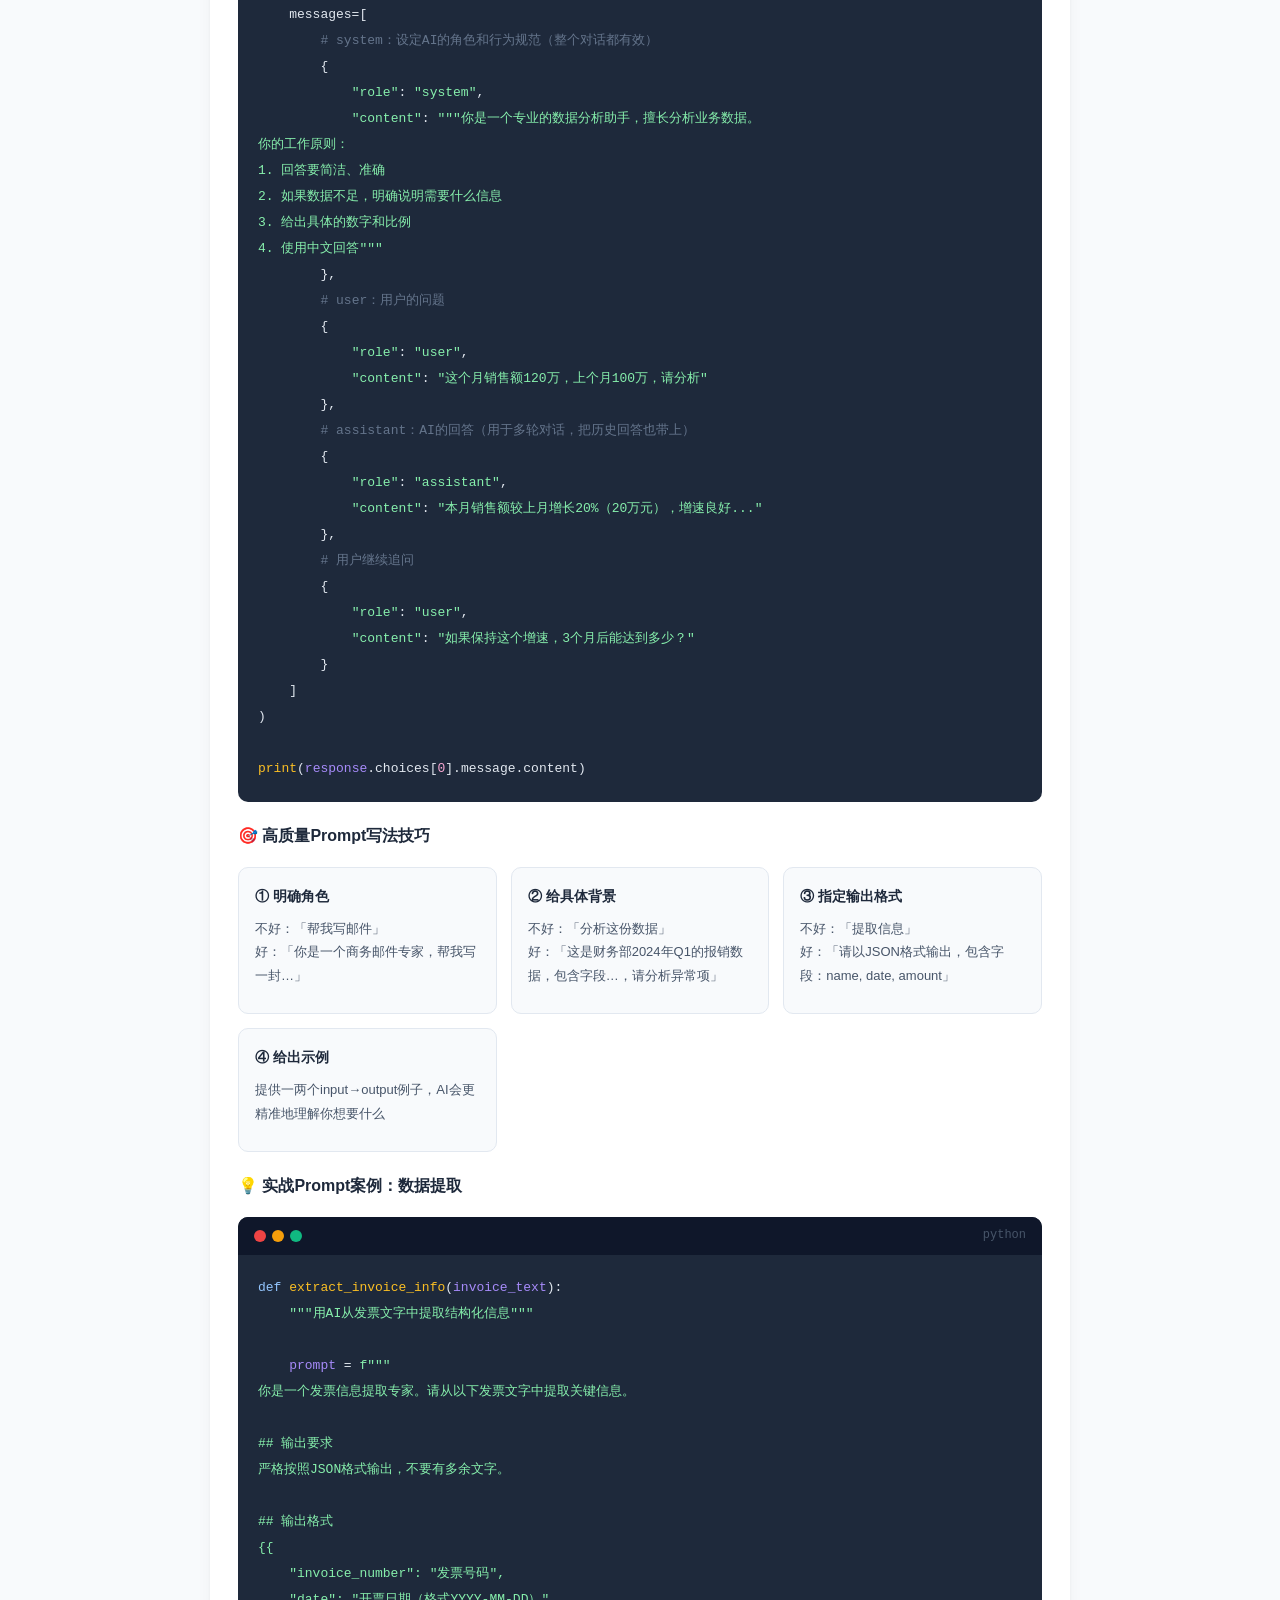
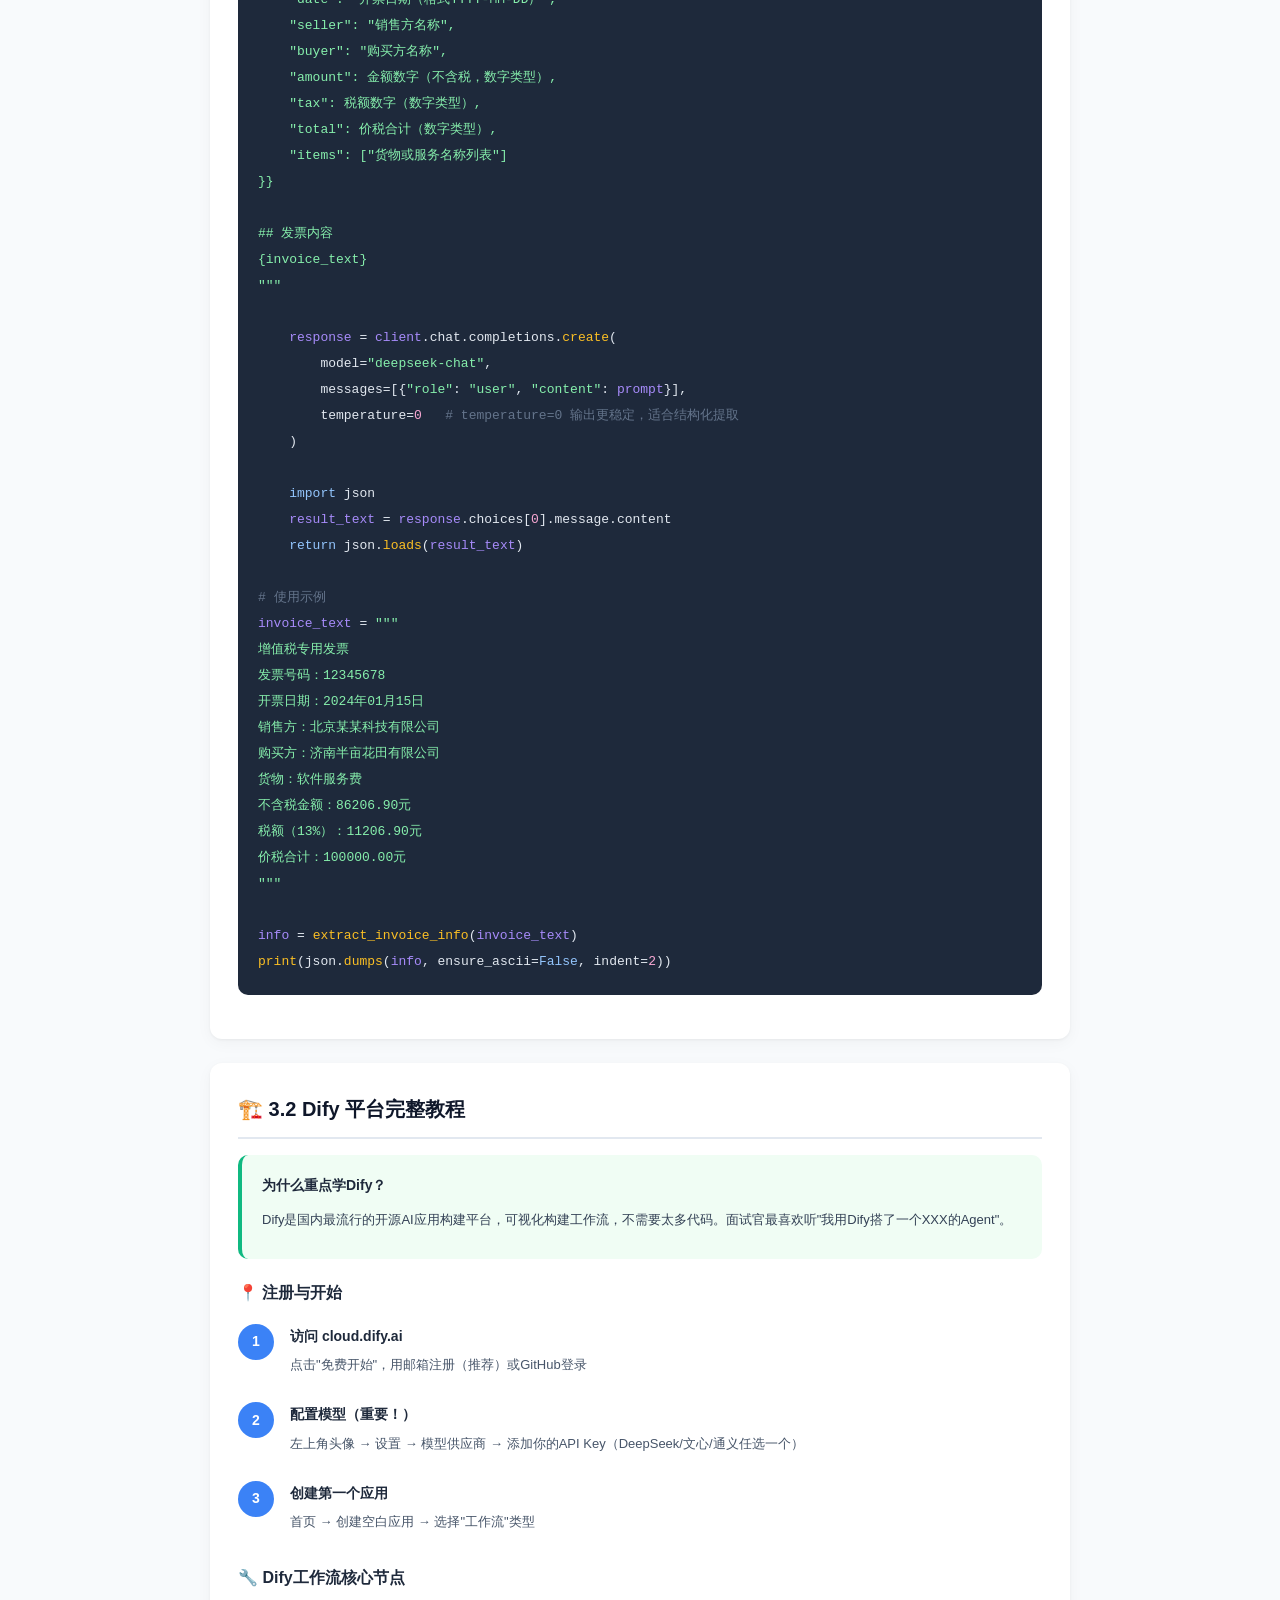
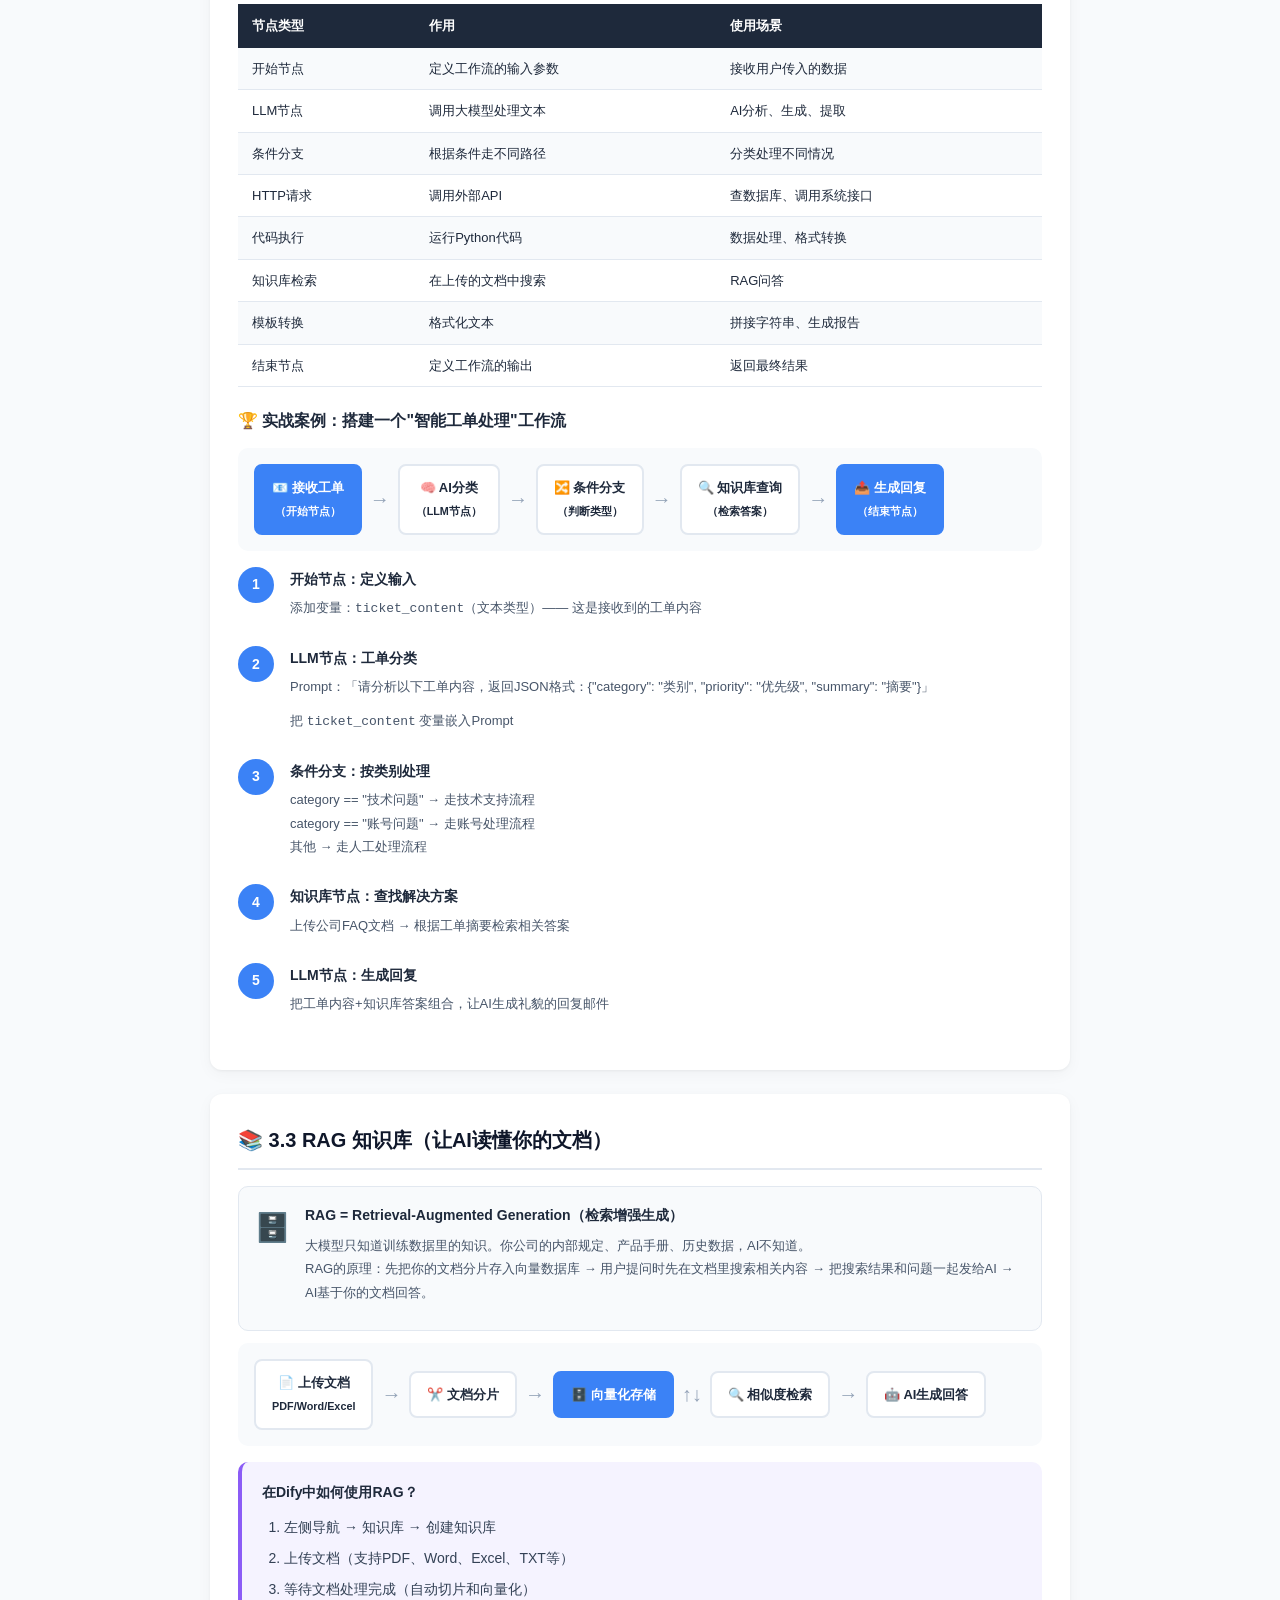
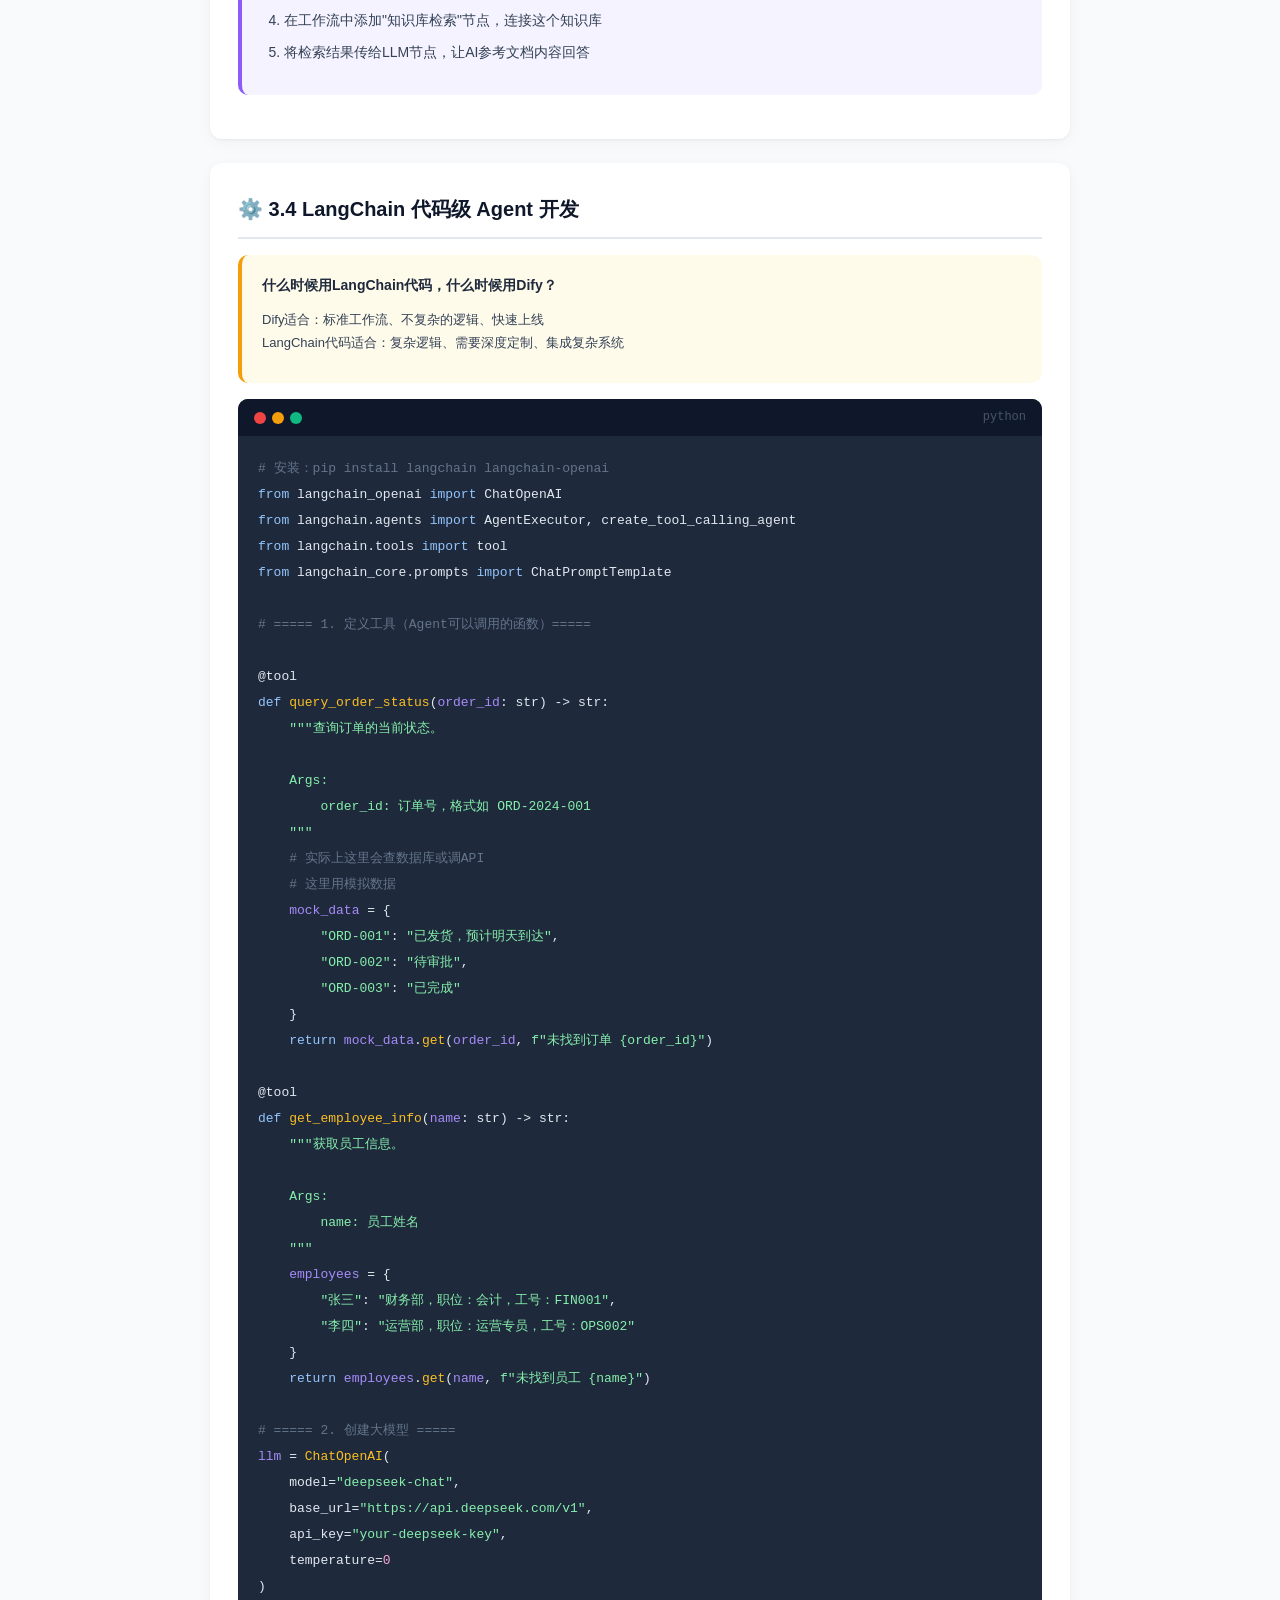
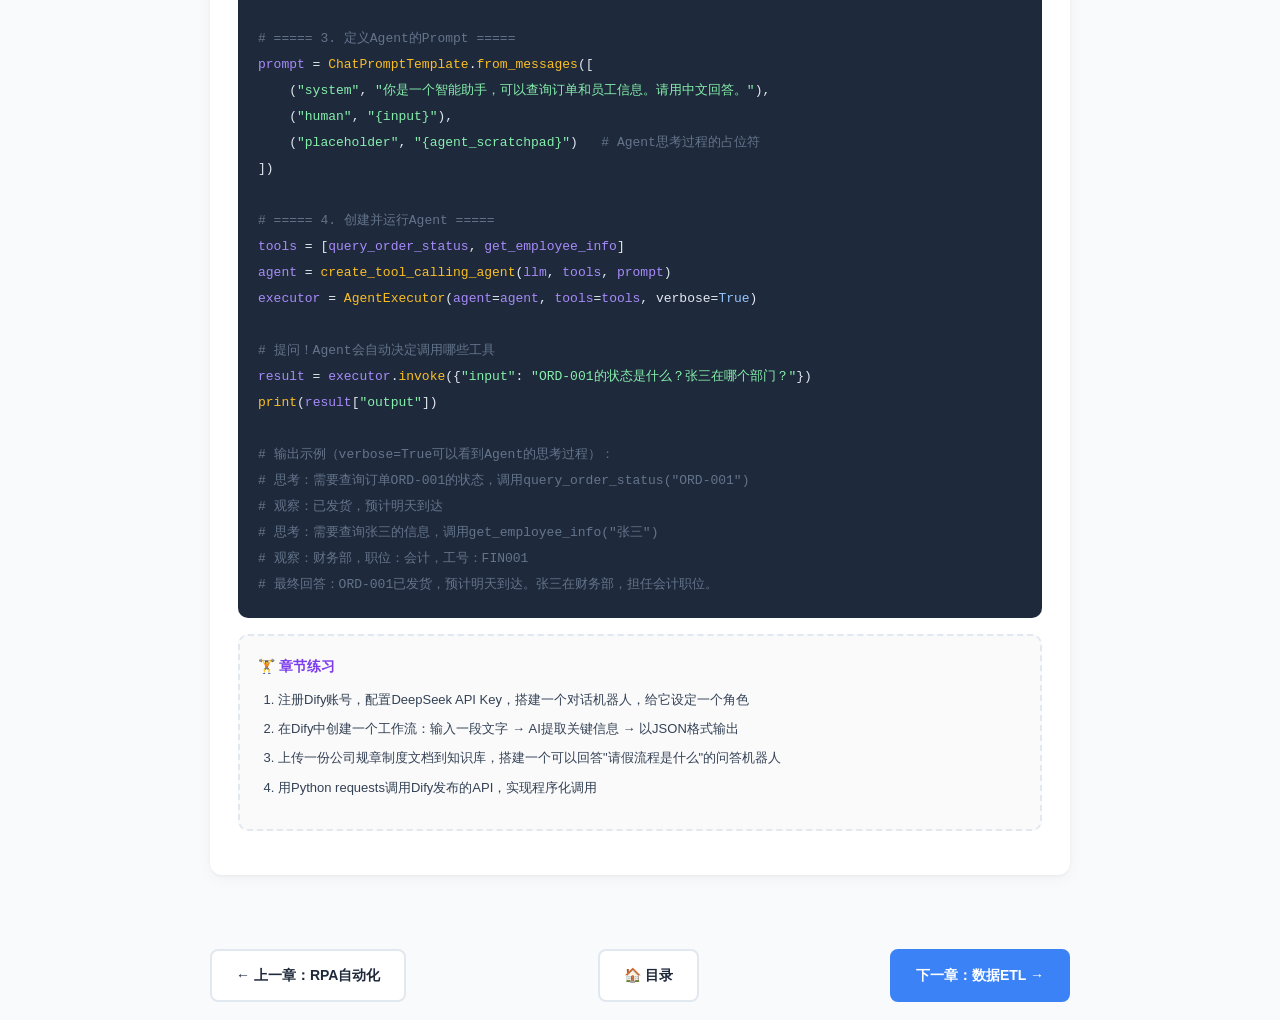
<file: ch3-agent.html>
<!DOCTYPE html>
<html lang="zh-CN">
<head>
<meta charset="UTF-8">
<title>第3章 · AI Agent原理与实战</title>
<link rel="stylesheet" href="common.css">
</head>
<body>
<div class="page-header ch3">
  <a href="index.html" class="back-btn">← 返回目录</a>
  <div class="ch-num">第 3 章</div>
  <h1>AI Agent 原理与实战</h1>
  <p>大模型基础 · Prompt工程 · LangChain · Dify/Coze平台 · RAG知识库</p>
</div>
<div class="content">

<div class="section">
  <h2 class="sec-title">🧠 3.0 理解AI Agent的本质</h2>

  <div class="concept-box">
    <div class="concept-icon">🤔</div>
    <div class="concept-body">
      <h4>传统程序 vs AI Agent 的本质区别</h4>
      <p><strong>传统程序</strong>：你告诉它"如果A就做B，如果C就做D"，它严格按照规则走，规则没覆盖的情况就出错。<br>
      <strong>AI Agent</strong>：你告诉它"帮我完成这个目标"，它自己思考步骤、选择工具、处理异常，就像一个有判断力的员工。</p>
    </div>
  </div>

  <h3>🔍 大模型（LLM）是AI Agent的"大脑"</h3>
  <table class="simple-table">
    <tr><th>大模型</th><th>厂商</th><th>特点</th><th>如何调用</th></tr>
    <tr><td>GPT-4o</td><td>OpenAI</td><td>综合能力最强，英文尤佳</td><td>openai.com API</td></tr>
    <tr><td>文心一言（ERNIE）</td><td>百度</td><td>中文理解好，国内合规</td><td>qianfan.baidu.com</td></tr>
    <tr><td>通义千问（Qwen）</td><td>阿里</td><td>代码能力强，免费额度多</td><td>dashscope.aliyuncs.com</td></tr>
    <tr><td>DeepSeek</td><td>深度求索</td><td>价格极低，推理能力强</td><td>api.deepseek.com</td></tr>
    <tr><td>智谱AI（ChatGLM）</td><td>智谱</td><td>国内，有免费额度</td><td>open.bigmodel.cn</td></tr>
  </table>

  <div class="tip-card blue">
    <h4>💡 学习建议：用国产模型练手</h4>
    <p>DeepSeek 和 通义千问 都有大量免费额度，API接口和OpenAI兼容，学习成本接近零。<br>
    注册方式：手机号注册，几分钟拿到API Key，立即可用。</p>
  </div>
</div>

<!-- ===== 3.1 Prompt工程 ===== -->
<div class="section">
  <h2 class="sec-title">✍️ 3.1 Prompt 工程（提示词设计）</h2>

  <div class="concept-box">
    <div class="concept-icon">💬</div>
    <div class="concept-body">
      <h4>什么是Prompt？为什么重要？</h4>
      <p>Prompt就是你给大模型的"指令"。同样的模型，写得好的Prompt和写得烂的Prompt，效果天壤之别。<br>
      做Agent开发，<strong>70%的工作是写好Prompt</strong>。</p>
    </div>
  </div>

  <h3>📋 Prompt的三种角色</h3>
  <div class="code-wrap">
    <div class="code-header"><div class="code-dots"><span class="dot-red"></span><span class="dot-yellow"></span><span class="dot-green"></span></div><div class="code-lang">python</div></div>
    <div class="code-body"><span class="k">from</span> openai <span class="k">import</span> OpenAI

<span class="v">client</span> = <span class="f">OpenAI</span>(
    api_key=<span class="s">"your-api-key"</span>,
    base_url=<span class="s">"https://api.deepseek.com"</span>   <span class="c"># 用DeepSeek，便宜</span>
)

<span class="v">response</span> = <span class="v">client</span>.chat.completions.<span class="f">create</span>(
    model=<span class="s">"deepseek-chat"</span>,
    messages=[
        <span class="c"># system：设定AI的角色和行为规范（整个对话都有效）</span>
        {
            <span class="s">"role"</span>: <span class="s">"system"</span>,
            <span class="s">"content"</span>: <span class="s">"""你是一个专业的数据分析助手，擅长分析业务数据。
你的工作原则：
1. 回答要简洁、准确
2. 如果数据不足，明确说明需要什么信息
3. 给出具体的数字和比例
4. 使用中文回答"""</span>
        },
        <span class="c"># user：用户的问题</span>
        {
            <span class="s">"role"</span>: <span class="s">"user"</span>,
            <span class="s">"content"</span>: <span class="s">"这个月销售额120万，上个月100万，请分析"</span>
        },
        <span class="c"># assistant：AI的回答（用于多轮对话，把历史回答也带上）</span>
        {
            <span class="s">"role"</span>: <span class="s">"assistant"</span>,
            <span class="s">"content"</span>: <span class="s">"本月销售额较上月增长20%（20万元），增速良好..."</span>
        },
        <span class="c"># 用户继续追问</span>
        {
            <span class="s">"role"</span>: <span class="s">"user"</span>,
            <span class="s">"content"</span>: <span class="s">"如果保持这个增速，3个月后能达到多少？"</span>
        }
    ]
)

<span class="f">print</span>(<span class="v">response</span>.choices[<span class="n">0</span>].message.content)</div>
  </div>

  <h3>🎯 高质量Prompt写法技巧</h3>
  <div class="card-grid">
    <div class="mini-card">
      <h4>① 明确角色</h4>
      <p>不好：「帮我写邮件」<br>好：「你是一个商务邮件专家，帮我写一封…」</p>
    </div>
    <div class="mini-card">
      <h4>② 给具体背景</h4>
      <p>不好：「分析这份数据」<br>好：「这是财务部2024年Q1的报销数据，包含字段…，请分析异常项」</p>
    </div>
    <div class="mini-card">
      <h4>③ 指定输出格式</h4>
      <p>不好：「提取信息」<br>好：「请以JSON格式输出，包含字段：name, date, amount」</p>
    </div>
    <div class="mini-card">
      <h4>④ 给出示例</h4>
      <p>提供一两个input→output例子，AI会更精准地理解你想要什么</p>
    </div>
  </div>

  <h3>💡 实战Prompt案例：数据提取</h3>
  <div class="code-wrap">
    <div class="code-header"><div class="code-dots"><span class="dot-red"></span><span class="dot-yellow"></span><span class="dot-green"></span></div><div class="code-lang">python</div></div>
    <div class="code-body"><span class="k">def</span> <span class="f">extract_invoice_info</span>(<span class="v">invoice_text</span>):
    <span class="s">"""用AI从发票文字中提取结构化信息"""</span>
    
    <span class="v">prompt</span> = <span class="s">f"""
你是一个发票信息提取专家。请从以下发票文字中提取关键信息。

## 输出要求
严格按照JSON格式输出，不要有多余文字。

## 输出格式
{{
    "invoice_number": "发票号码",
    "date": "开票日期（格式YYYY-MM-DD）",
    "seller": "销售方名称",
    "buyer": "购买方名称",
    "amount": 金额数字（不含税，数字类型）,
    "tax": 税额数字（数字类型）,
    "total": 价税合计（数字类型）,
    "items": ["货物或服务名称列表"]
}}

## 发票内容
{invoice_text}
"""</span>
    
    <span class="v">response</span> = <span class="v">client</span>.chat.completions.<span class="f">create</span>(
        model=<span class="s">"deepseek-chat"</span>,
        messages=[{<span class="s">"role"</span>: <span class="s">"user"</span>, <span class="s">"content"</span>: <span class="v">prompt</span>}],
        temperature=<span class="n">0</span>   <span class="c"># temperature=0 输出更稳定，适合结构化提取</span>
    )
    
    <span class="k">import</span> json
    <span class="v">result_text</span> = <span class="v">response</span>.choices[<span class="n">0</span>].message.content
    <span class="k">return</span> json.<span class="f">loads</span>(<span class="v">result_text</span>)

<span class="c"># 使用示例</span>
<span class="v">invoice_text</span> = <span class="s">"""
增值税专用发票
发票号码：12345678
开票日期：2024年01月15日
销售方：北京某某科技有限公司
购买方：济南半亩花田有限公司
货物：软件服务费
不含税金额：86206.90元
税额（13%）：11206.90元
价税合计：100000.00元
"""</span>

<span class="v">info</span> = <span class="f">extract_invoice_info</span>(<span class="v">invoice_text</span>)
<span class="f">print</span>(json.<span class="f">dumps</span>(<span class="v">info</span>, ensure_ascii=<span class="k">False</span>, indent=<span class="n">2</span>))</div>
  </div>
</div>

<!-- ===== 3.2 Dify平台 ===== -->
<div class="section">
  <h2 class="sec-title">🏗️ 3.2 Dify 平台完整教程</h2>

  <div class="tip-card green">
    <h4>为什么重点学Dify？</h4>
    <p>Dify是国内最流行的开源AI应用构建平台，可视化构建工作流，不需要太多代码。面试官最喜欢听"我用Dify搭了一个XXX的Agent"。</p>
  </div>

  <h3>📍 注册与开始</h3>
  <div class="step-list">
    <div class="step-row">
      <div class="step-num">1</div>
      <div class="step-body">
        <h4>访问 cloud.dify.ai</h4>
        <p>点击"免费开始"，用邮箱注册（推荐）或GitHub登录</p>
      </div>
    </div>
    <div class="step-row">
      <div class="step-num">2</div>
      <div class="step-body">
        <h4>配置模型（重要！）</h4>
        <p>左上角头像 → 设置 → 模型供应商 → 添加你的API Key（DeepSeek/文心/通义任选一个）</p>
      </div>
    </div>
    <div class="step-row">
      <div class="step-num">3</div>
      <div class="step-body">
        <h4>创建第一个应用</h4>
        <p>首页 → 创建空白应用 → 选择"工作流"类型</p>
      </div>
    </div>
  </div>

  <h3>🔧 Dify工作流核心节点</h3>
  <table class="simple-table">
    <tr><th>节点类型</th><th>作用</th><th>使用场景</th></tr>
    <tr><td>开始节点</td><td>定义工作流的输入参数</td><td>接收用户传入的数据</td></tr>
    <tr><td>LLM节点</td><td>调用大模型处理文本</td><td>AI分析、生成、提取</td></tr>
    <tr><td>条件分支</td><td>根据条件走不同路径</td><td>分类处理不同情况</td></tr>
    <tr><td>HTTP请求</td><td>调用外部API</td><td>查数据库、调用系统接口</td></tr>
    <tr><td>代码执行</td><td>运行Python代码</td><td>数据处理、格式转换</td></tr>
    <tr><td>知识库检索</td><td>在上传的文档中搜索</td><td>RAG问答</td></tr>
    <tr><td>模板转换</td><td>格式化文本</td><td>拼接字符串、生成报告</td></tr>
    <tr><td>结束节点</td><td>定义工作流的输出</td><td>返回最终结果</td></tr>
  </table>

  <h3>🏆 实战案例：搭建一个"智能工单处理"工作流</h3>
  <div class="flow-row">
    <div class="flow-node active">📧 接收工单<br><small>（开始节点）</small></div>
    <div class="flow-arrow">→</div>
    <div class="flow-node">🧠 AI分类<br><small>（LLM节点）</small></div>
    <div class="flow-arrow">→</div>
    <div class="flow-node">🔀 条件分支<br><small>（判断类型）</small></div>
    <div class="flow-arrow">→</div>
    <div class="flow-node">🔍 知识库查询<br><small>（检索答案）</small></div>
    <div class="flow-arrow">→</div>
    <div class="flow-node active">📤 生成回复<br><small>（结束节点）</small></div>
  </div>

  <div class="step-list">
    <div class="step-row">
      <div class="step-num">1</div>
      <div class="step-body">
        <h4>开始节点：定义输入</h4>
        <p>添加变量：<code>ticket_content</code>（文本类型）—— 这是接收到的工单内容</p>
      </div>
    </div>
    <div class="step-row">
      <div class="step-num">2</div>
      <div class="step-body">
        <h4>LLM节点：工单分类</h4>
        <p>Prompt：「请分析以下工单内容，返回JSON格式：{"category": "类别", "priority": "优先级", "summary": "摘要"}」</p>
        <p>把 <code>ticket_content</code> 变量嵌入Prompt</p>
      </div>
    </div>
    <div class="step-row">
      <div class="step-num">3</div>
      <div class="step-body">
        <h4>条件分支：按类别处理</h4>
        <p>category == "技术问题" → 走技术支持流程<br>
        category == "账号问题" → 走账号处理流程<br>
        其他 → 走人工处理流程</p>
      </div>
    </div>
    <div class="step-row">
      <div class="step-num">4</div>
      <div class="step-body">
        <h4>知识库节点：查找解决方案</h4>
        <p>上传公司FAQ文档 → 根据工单摘要检索相关答案</p>
      </div>
    </div>
    <div class="step-row">
      <div class="step-num">5</div>
      <div class="step-body">
        <h4>LLM节点：生成回复</h4>
        <p>把工单内容+知识库答案组合，让AI生成礼貌的回复邮件</p>
      </div>
    </div>
  </div>
</div>

<!-- ===== 3.3 RAG知识库 ===== -->
<div class="section">
  <h2 class="sec-title">📚 3.3 RAG 知识库（让AI读懂你的文档）</h2>

  <div class="concept-box">
    <div class="concept-icon">🗄️</div>
    <div class="concept-body">
      <h4>RAG = Retrieval-Augmented Generation（检索增强生成）</h4>
      <p>大模型只知道训练数据里的知识。你公司的内部规定、产品手册、历史数据，AI不知道。<br>
      RAG的原理：先把你的文档分片存入向量数据库 → 用户提问时先在文档里搜索相关内容 → 把搜索结果和问题一起发给AI → AI基于你的文档回答。</p>
    </div>
  </div>

  <div class="flow-row">
    <div class="flow-node">📄 上传文档<br><small>PDF/Word/Excel</small></div>
    <div class="flow-arrow">→</div>
    <div class="flow-node">✂️ 文档分片</div>
    <div class="flow-arrow">→</div>
    <div class="flow-node active">🗄️ 向量化存储</div>
    <div class="flow-arrow">↑↓</div>
    <div class="flow-node">🔍 相似度检索</div>
    <div class="flow-arrow">→</div>
    <div class="flow-node">🤖 AI生成回答</div>
  </div>

  <div class="tip-card purple">
    <h4>在Dify中如何使用RAG？</h4>
    <ol>
      <li>左侧导航 → 知识库 → 创建知识库</li>
      <li>上传文档（支持PDF、Word、Excel、TXT等）</li>
      <li>等待文档处理完成（自动切片和向量化）</li>
      <li>在工作流中添加"知识库检索"节点，连接这个知识库</li>
      <li>将检索结果传给LLM节点，让AI参考文档内容回答</li>
    </ol>
  </div>
</div>

<!-- ===== 3.4 LangChain代码 ===== -->
<div class="section">
  <h2 class="sec-title">⚙️ 3.4 LangChain 代码级 Agent 开发</h2>

  <div class="tip-card orange">
    <h4>什么时候用LangChain代码，什么时候用Dify？</h4>
    <p>Dify适合：标准工作流、不复杂的逻辑、快速上线<br>
    LangChain代码适合：复杂逻辑、需要深度定制、集成复杂系统</p>
  </div>

  <div class="code-wrap">
    <div class="code-header"><div class="code-dots"><span class="dot-red"></span><span class="dot-yellow"></span><span class="dot-green"></span></div><div class="code-lang">python</div></div>
    <div class="code-body"><span class="c"># 安装：pip install langchain langchain-openai</span>
<span class="k">from</span> langchain_openai <span class="k">import</span> ChatOpenAI
<span class="k">from</span> langchain.agents <span class="k">import</span> AgentExecutor, create_tool_calling_agent
<span class="k">from</span> langchain.tools <span class="k">import</span> tool
<span class="k">from</span> langchain_core.prompts <span class="k">import</span> ChatPromptTemplate

<span class="c"># ===== 1. 定义工具（Agent可以调用的函数）=====</span>

@tool
<span class="k">def</span> <span class="f">query_order_status</span>(<span class="v">order_id</span>: str) -> str:
    <span class="s">"""查询订单的当前状态。
    
    Args:
        order_id: 订单号，格式如 ORD-2024-001
    """</span>
    <span class="c"># 实际上这里会查数据库或调API</span>
    <span class="c"># 这里用模拟数据</span>
    <span class="v">mock_data</span> = {
        <span class="s">"ORD-001"</span>: <span class="s">"已发货，预计明天到达"</span>,
        <span class="s">"ORD-002"</span>: <span class="s">"待审批"</span>,
        <span class="s">"ORD-003"</span>: <span class="s">"已完成"</span>
    }
    <span class="k">return</span> <span class="v">mock_data</span>.<span class="f">get</span>(<span class="v">order_id</span>, <span class="s">f"未找到订单 {order_id}"</span>)

@tool
<span class="k">def</span> <span class="f">get_employee_info</span>(<span class="v">name</span>: str) -> str:
    <span class="s">"""获取员工信息。
    
    Args:
        name: 员工姓名
    """</span>
    <span class="v">employees</span> = {
        <span class="s">"张三"</span>: <span class="s">"财务部，职位：会计，工号：FIN001"</span>,
        <span class="s">"李四"</span>: <span class="s">"运营部，职位：运营专员，工号：OPS002"</span>
    }
    <span class="k">return</span> <span class="v">employees</span>.<span class="f">get</span>(<span class="v">name</span>, <span class="s">f"未找到员工 {name}"</span>)

<span class="c"># ===== 2. 创建大模型 =====</span>
<span class="v">llm</span> = <span class="f">ChatOpenAI</span>(
    model=<span class="s">"deepseek-chat"</span>,
    base_url=<span class="s">"https://api.deepseek.com/v1"</span>,
    api_key=<span class="s">"your-deepseek-key"</span>,
    temperature=<span class="n">0</span>
)

<span class="c"># ===== 3. 定义Agent的Prompt =====</span>
<span class="v">prompt</span> = <span class="f">ChatPromptTemplate</span>.<span class="f">from_messages</span>([
    (<span class="s">"system"</span>, <span class="s">"你是一个智能助手，可以查询订单和员工信息。请用中文回答。"</span>),
    (<span class="s">"human"</span>, <span class="s">"{input}"</span>),
    (<span class="s">"placeholder"</span>, <span class="s">"{agent_scratchpad}"</span>)   <span class="c"># Agent思考过程的占位符</span>
])

<span class="c"># ===== 4. 创建并运行Agent =====</span>
<span class="v">tools</span> = [<span class="v">query_order_status</span>, <span class="v">get_employee_info</span>]
<span class="v">agent</span> = <span class="f">create_tool_calling_agent</span>(<span class="v">llm</span>, <span class="v">tools</span>, <span class="v">prompt</span>)
<span class="v">executor</span> = <span class="f">AgentExecutor</span>(<span class="v">agent</span>=<span class="v">agent</span>, <span class="v">tools</span>=<span class="v">tools</span>, verbose=<span class="k">True</span>)

<span class="c"># 提问！Agent会自动决定调用哪些工具</span>
<span class="v">result</span> = <span class="v">executor</span>.<span class="f">invoke</span>({<span class="s">"input"</span>: <span class="s">"ORD-001的状态是什么？张三在哪个部门？"</span>})
<span class="f">print</span>(<span class="v">result</span>[<span class="s">"output"</span>])

<span class="c"># 输出示例（verbose=True可以看到Agent的思考过程）：
# 思考：需要查询订单ORD-001的状态，调用query_order_status("ORD-001")
# 观察：已发货，预计明天到达
# 思考：需要查询张三的信息，调用get_employee_info("张三")
# 观察：财务部，职位：会计，工号：FIN001
# 最终回答：ORD-001已发货，预计明天到达。张三在财务部，担任会计职位。</span></div>
  </div>

  <div class="exercise">
    <h4>🏋️ 章节练习</h4>
    <ol>
      <li>注册Dify账号，配置DeepSeek API Key，搭建一个对话机器人，给它设定一个角色</li>
      <li>在Dify中创建一个工作流：输入一段文字 → AI提取关键信息 → 以JSON格式输出</li>
      <li>上传一份公司规章制度文档到知识库，搭建一个可以回答"请假流程是什么"的问答机器人</li>
      <li>用Python requests调用Dify发布的API，实现程序化调用</li>
    </ol>
  </div>
</div>

</div>
<div class="nav-footer">
  <a href="ch2-rpa.html" class="nav-btn">← 上一章：RPA自动化</a>
  <a href="index.html" class="nav-btn">🏠 目录</a>
  <a href="ch4-etl.html" class="nav-btn primary">下一章：数据ETL →</a>
</div>
</body>
</html>
</file>
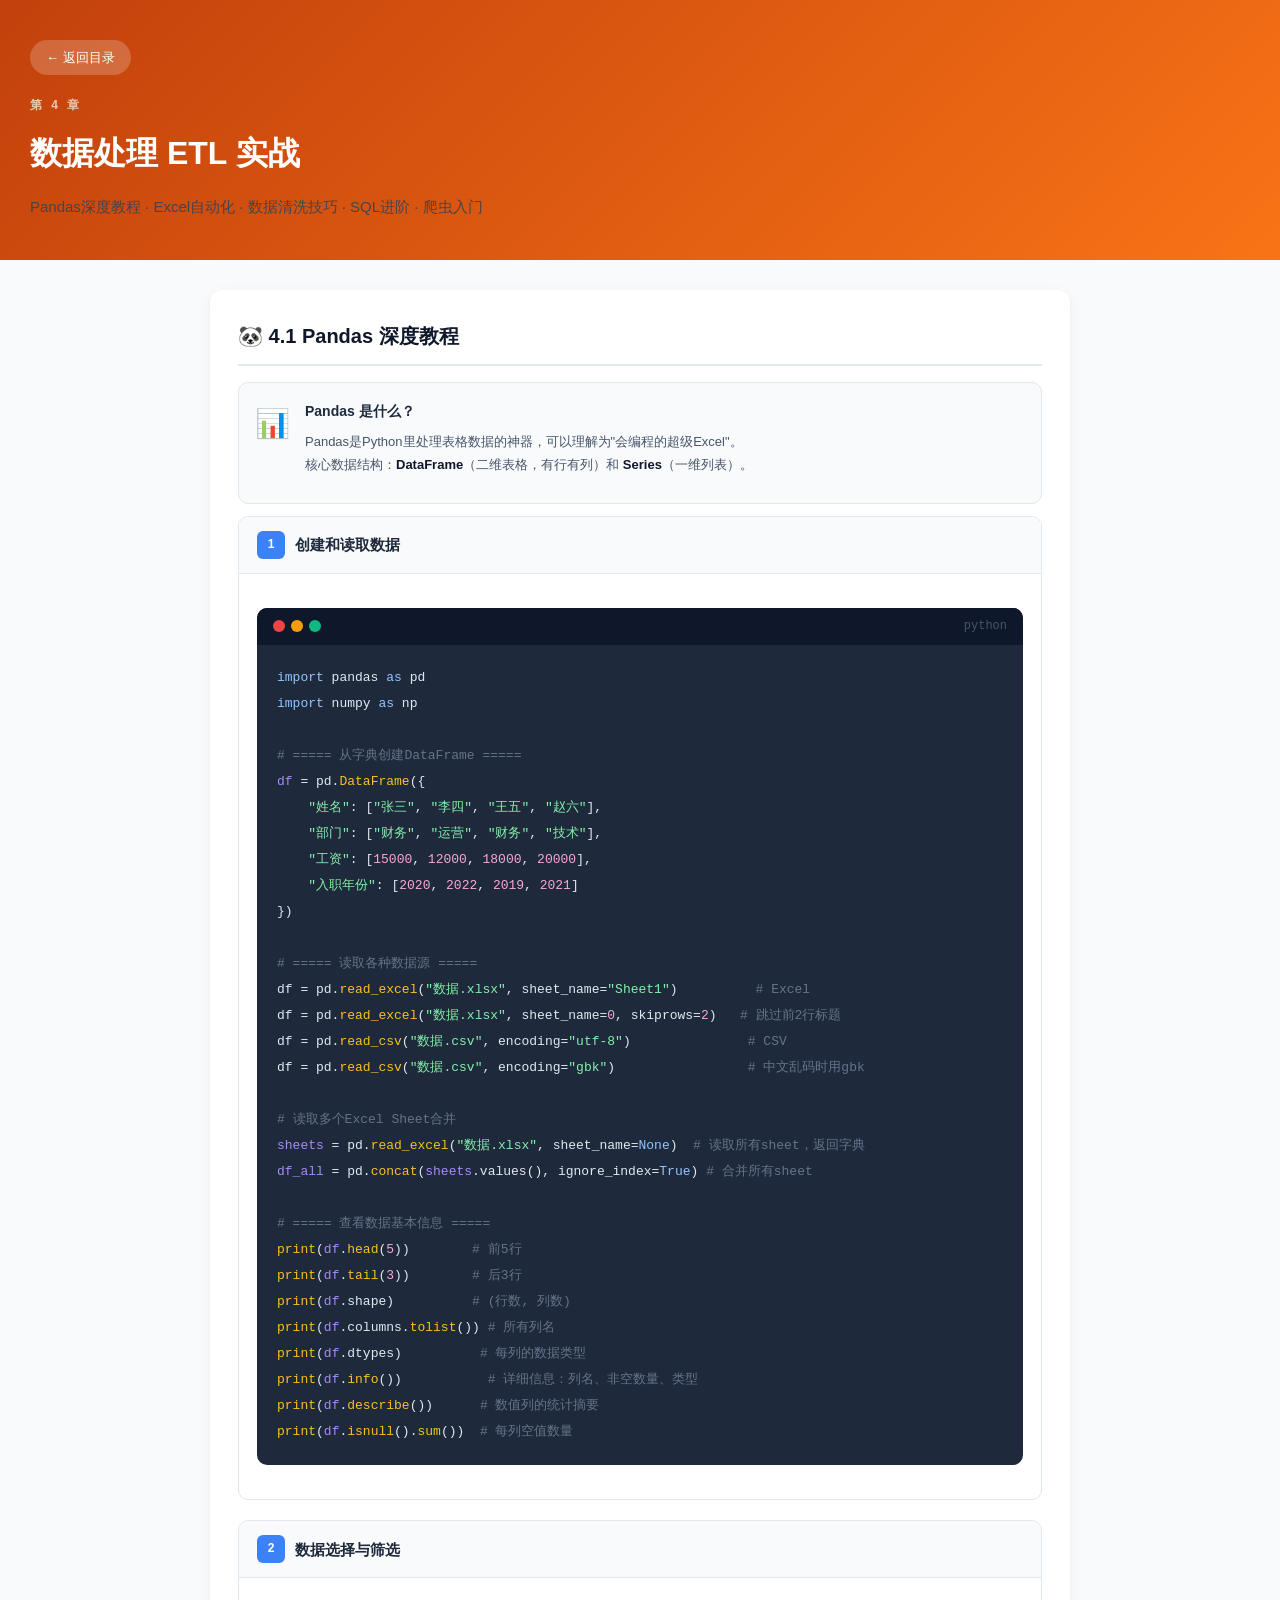
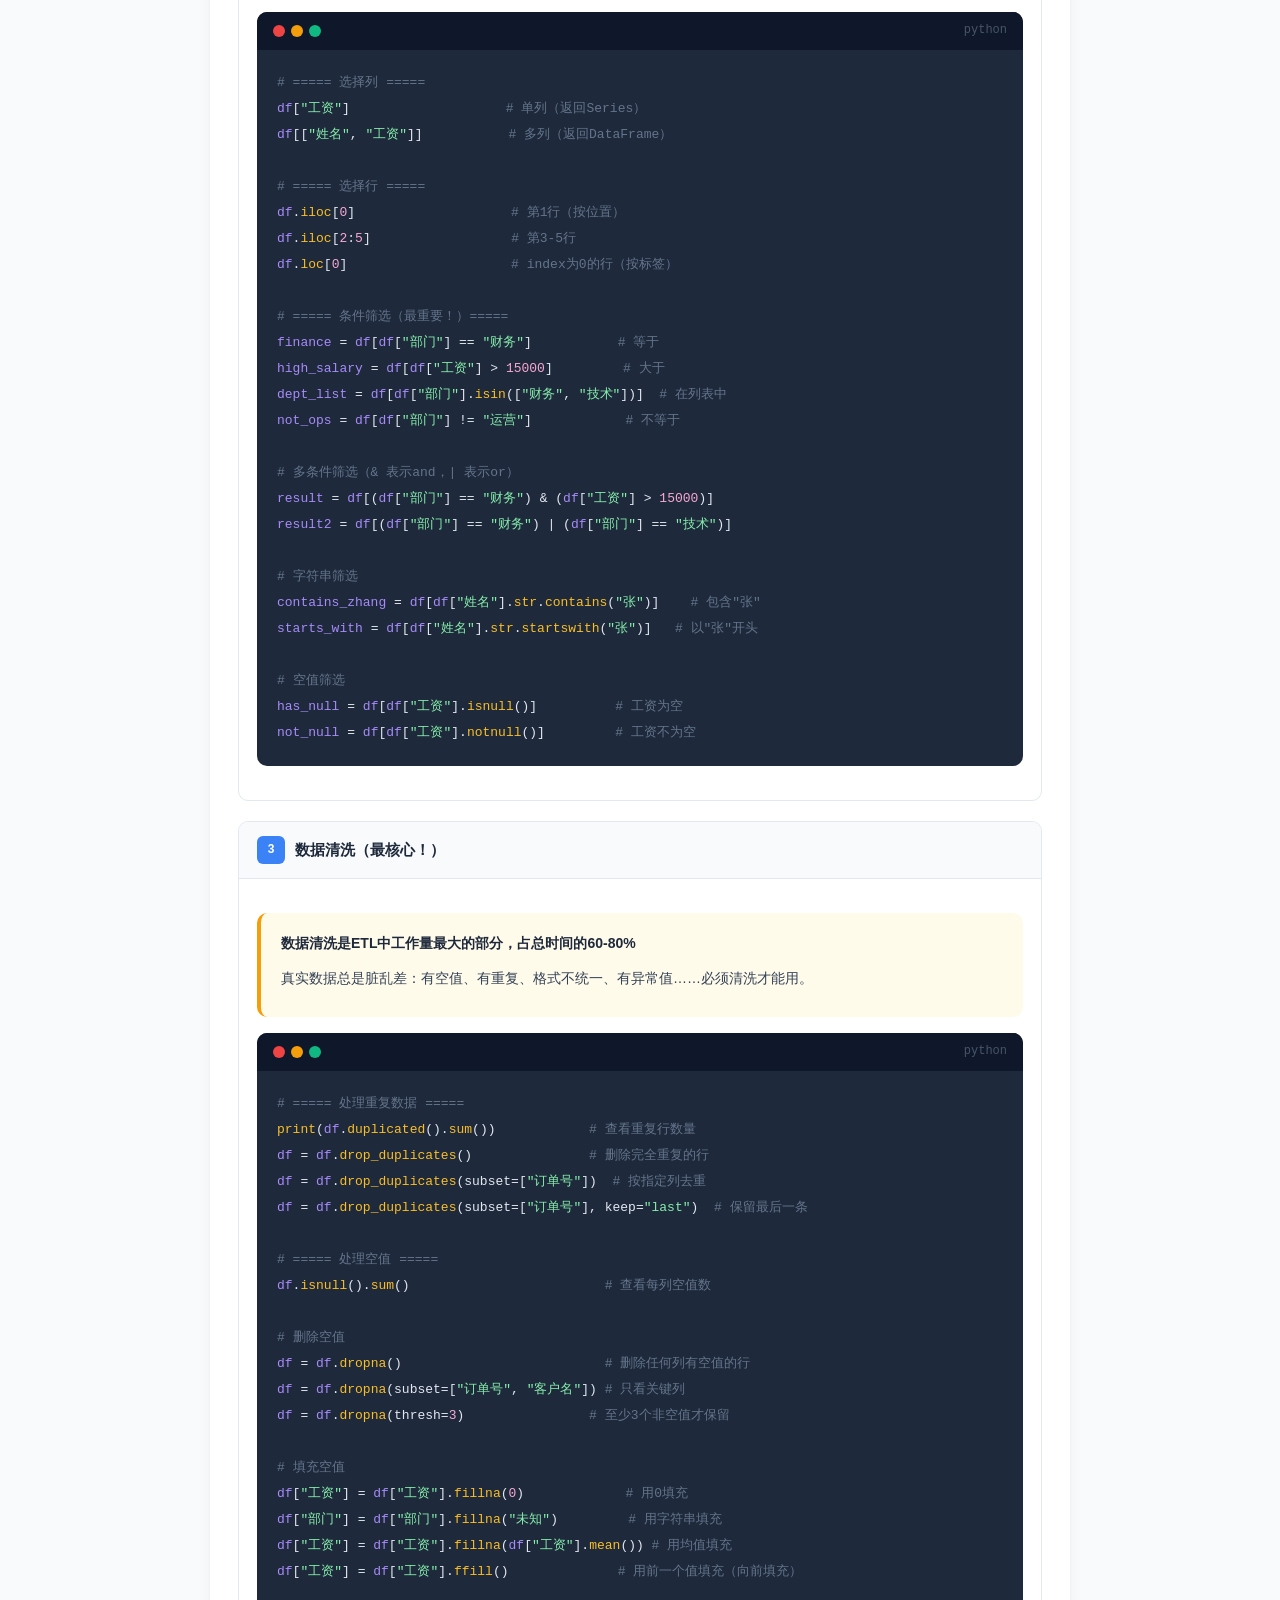
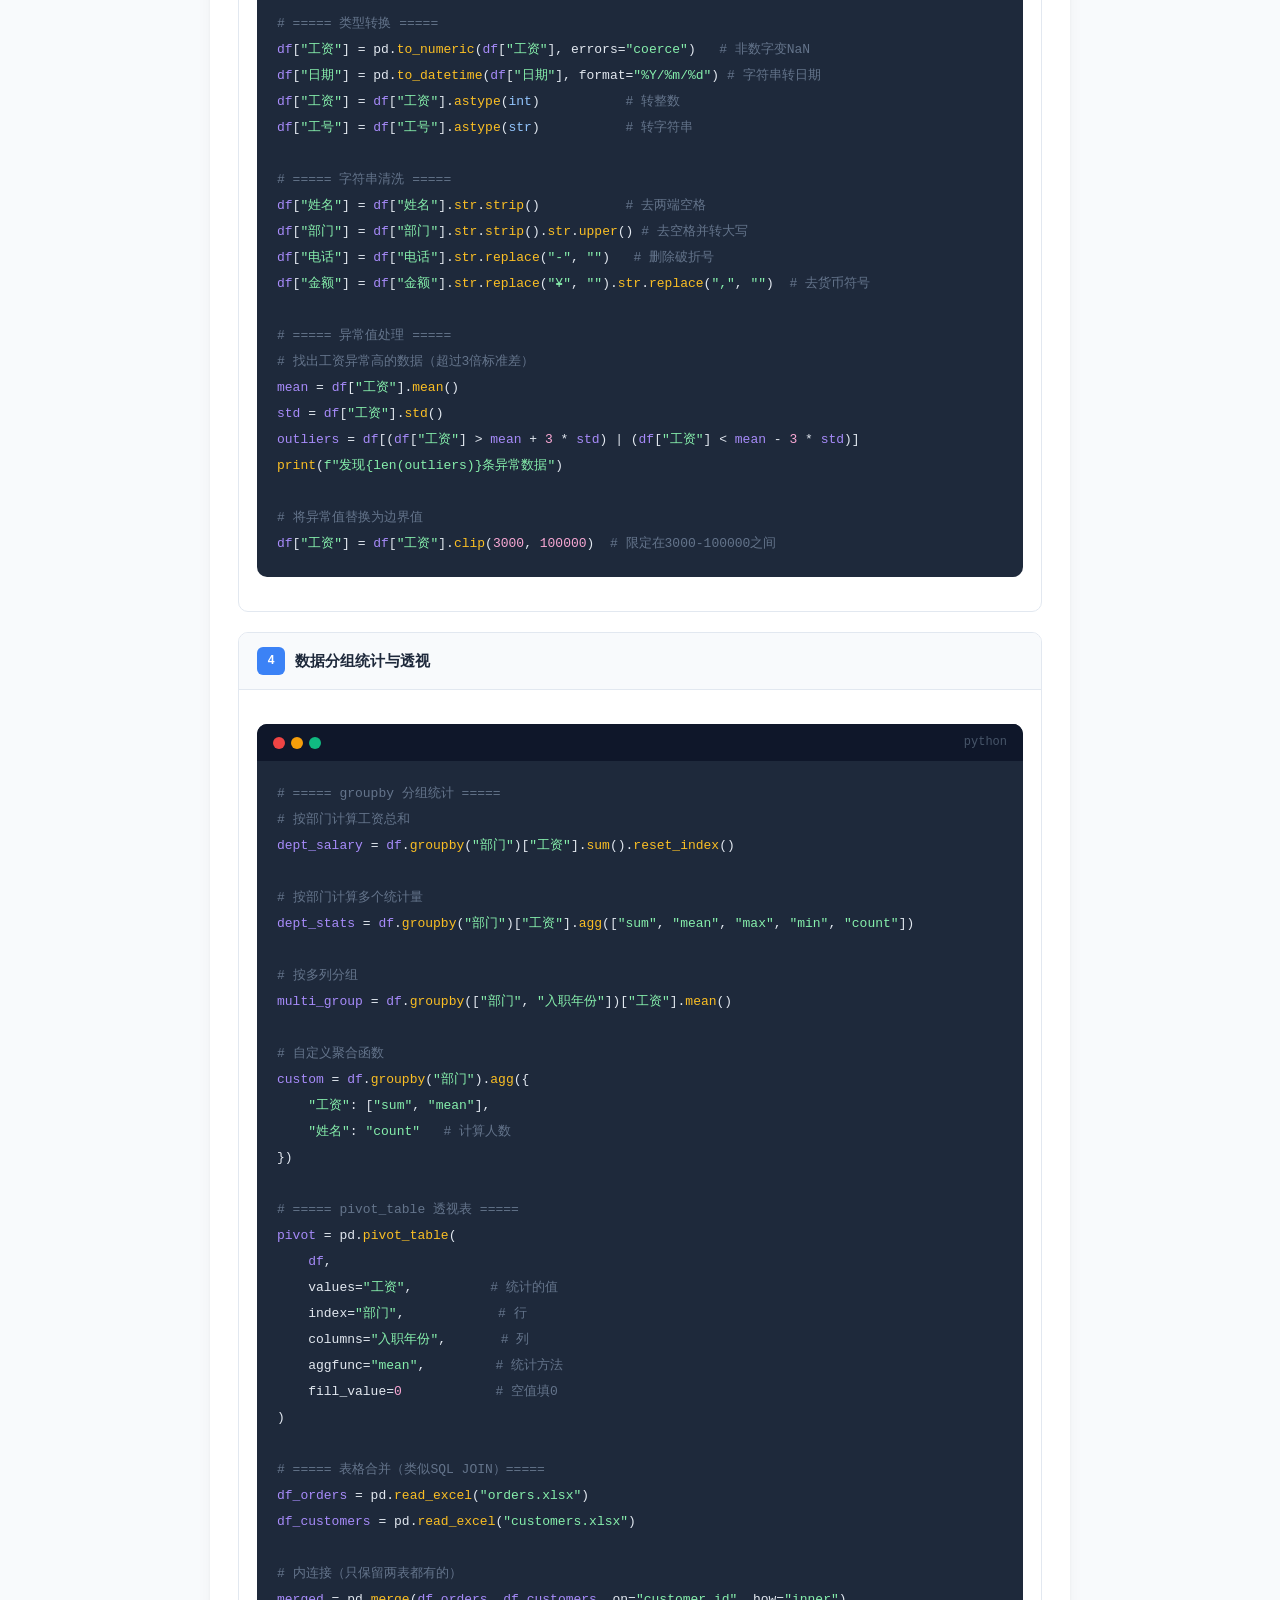
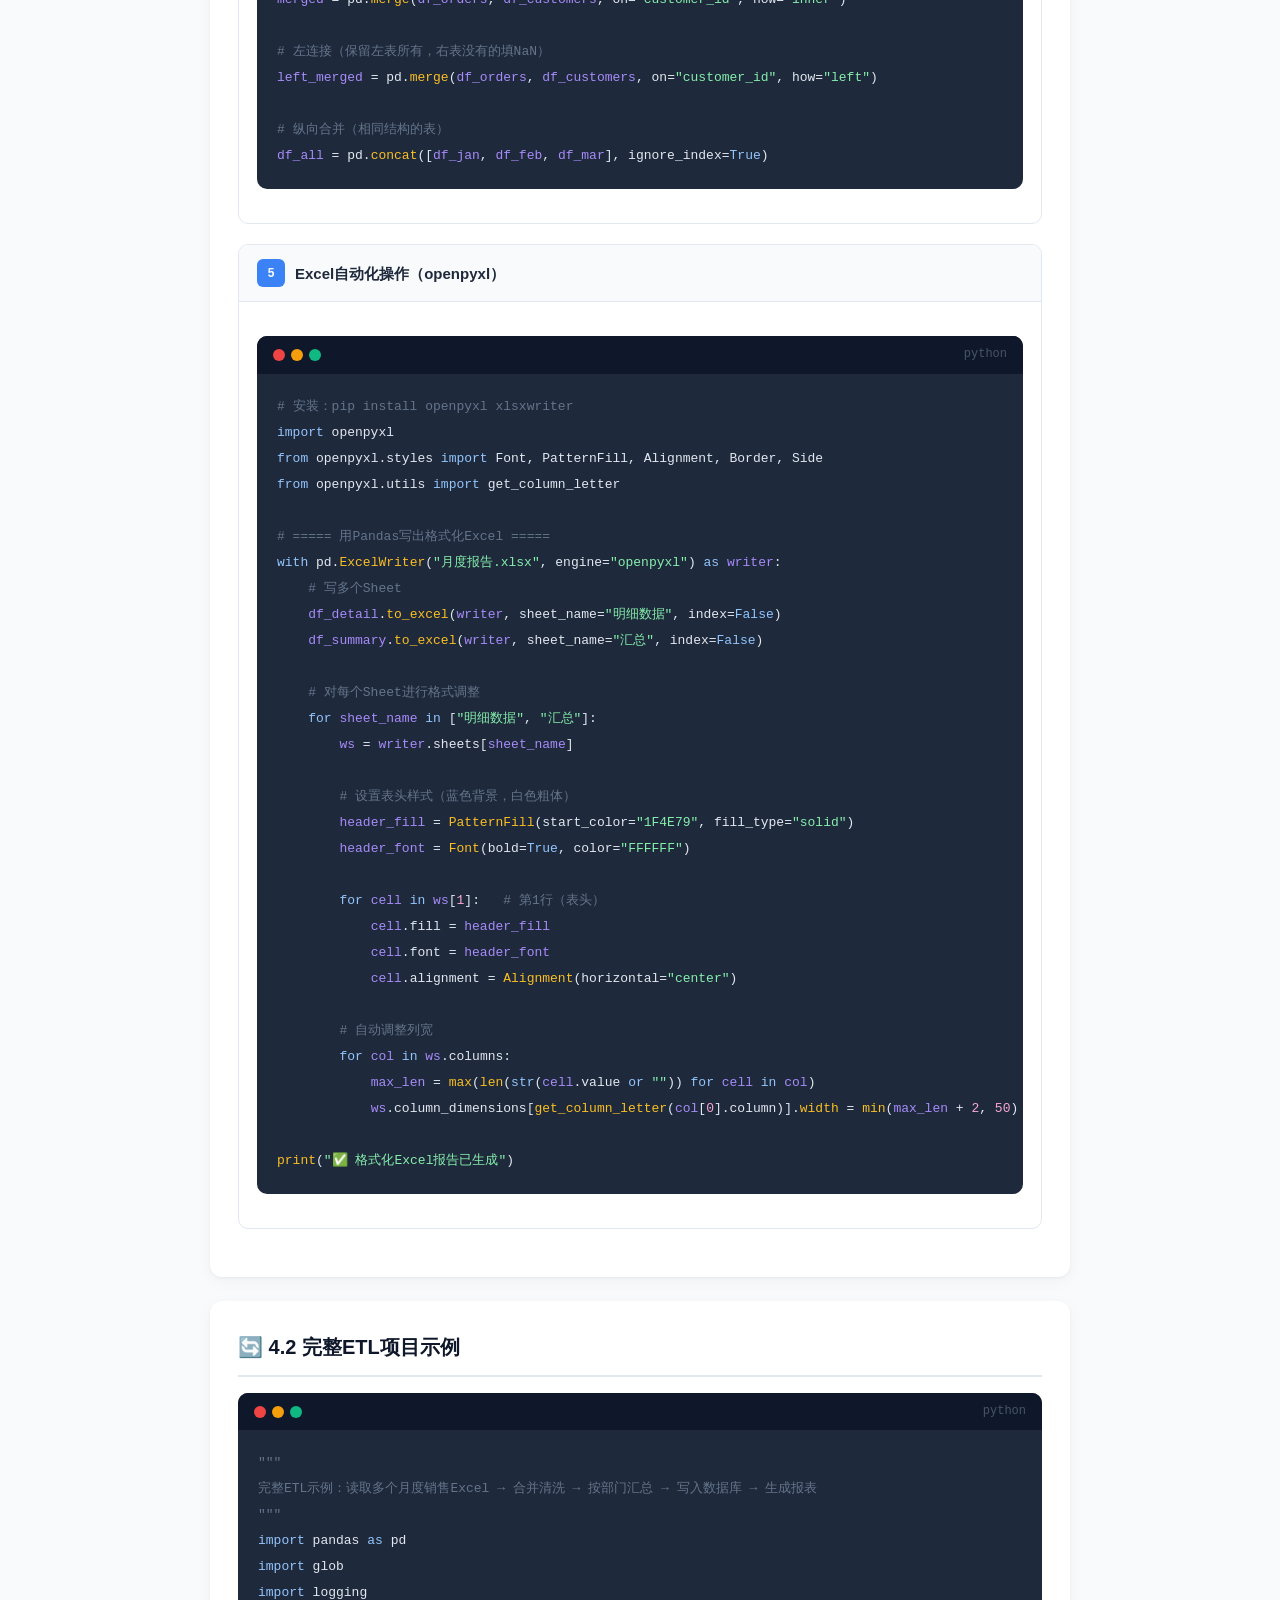
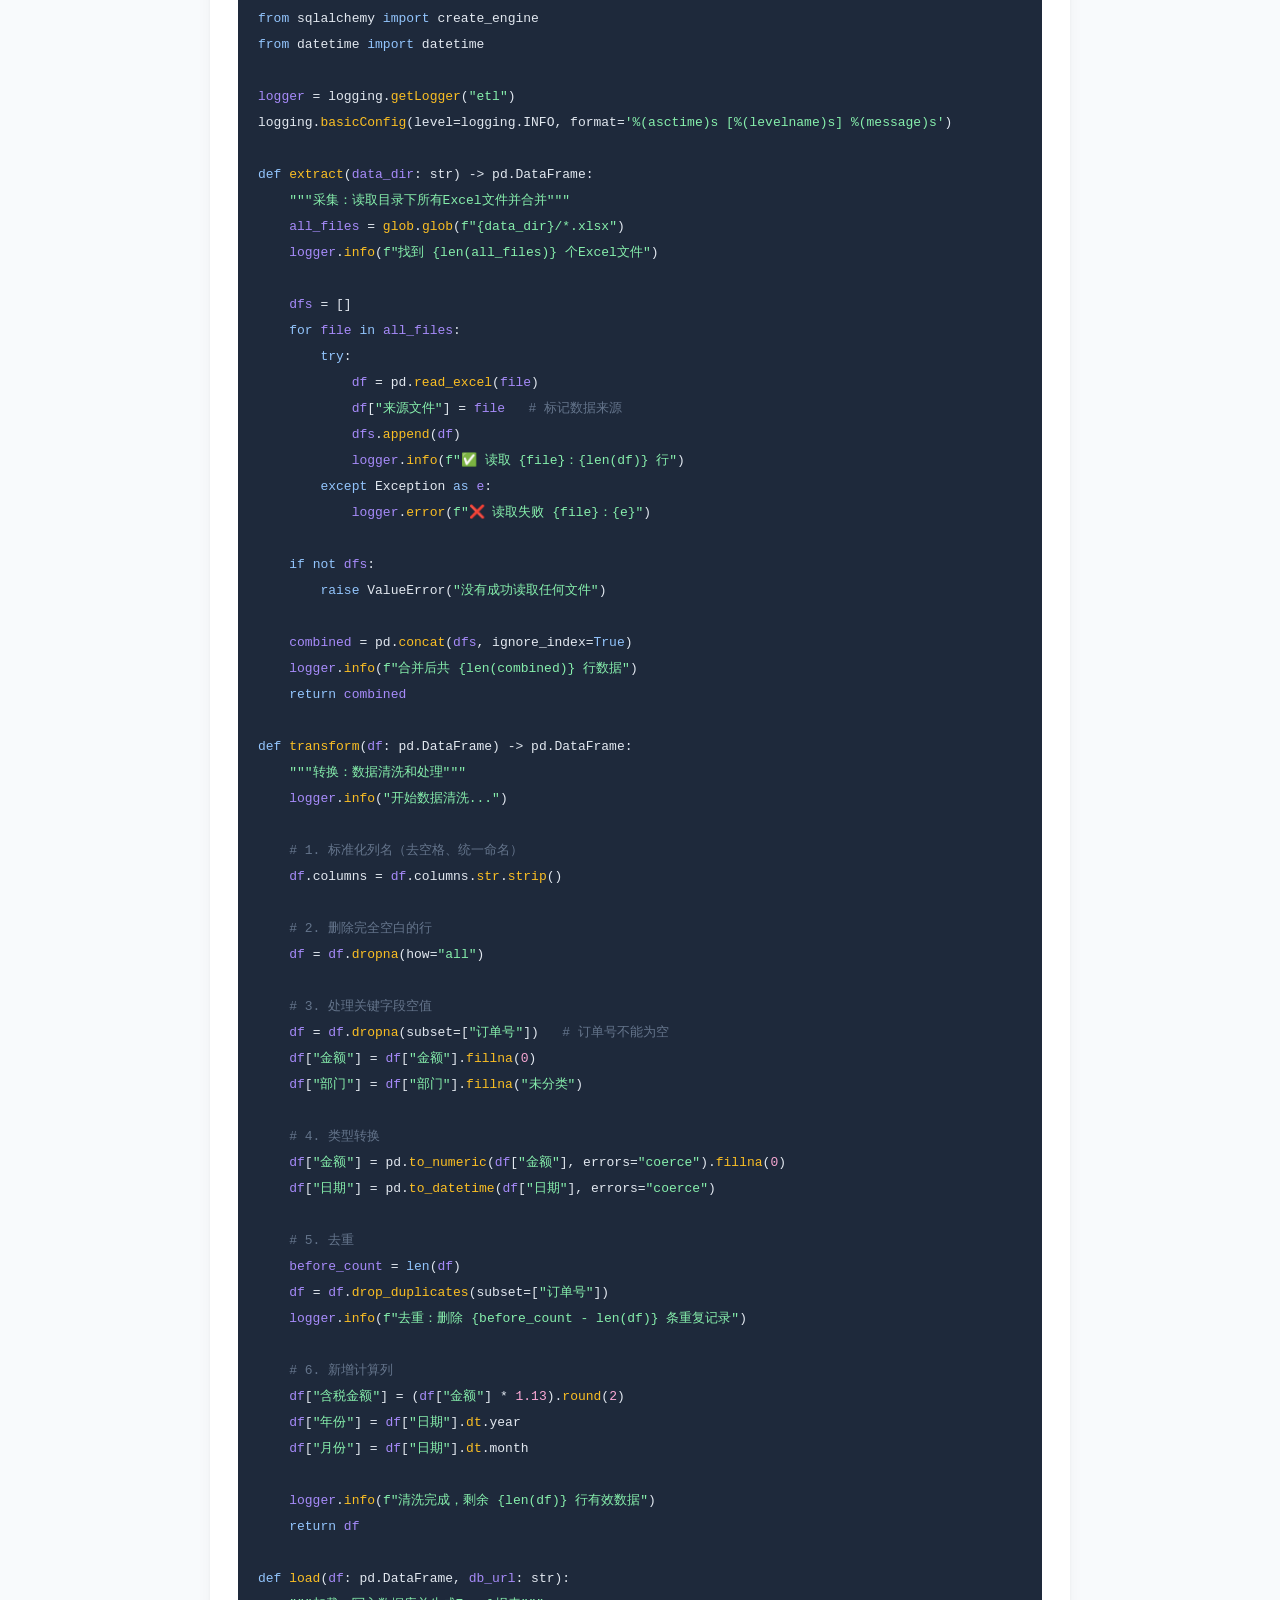
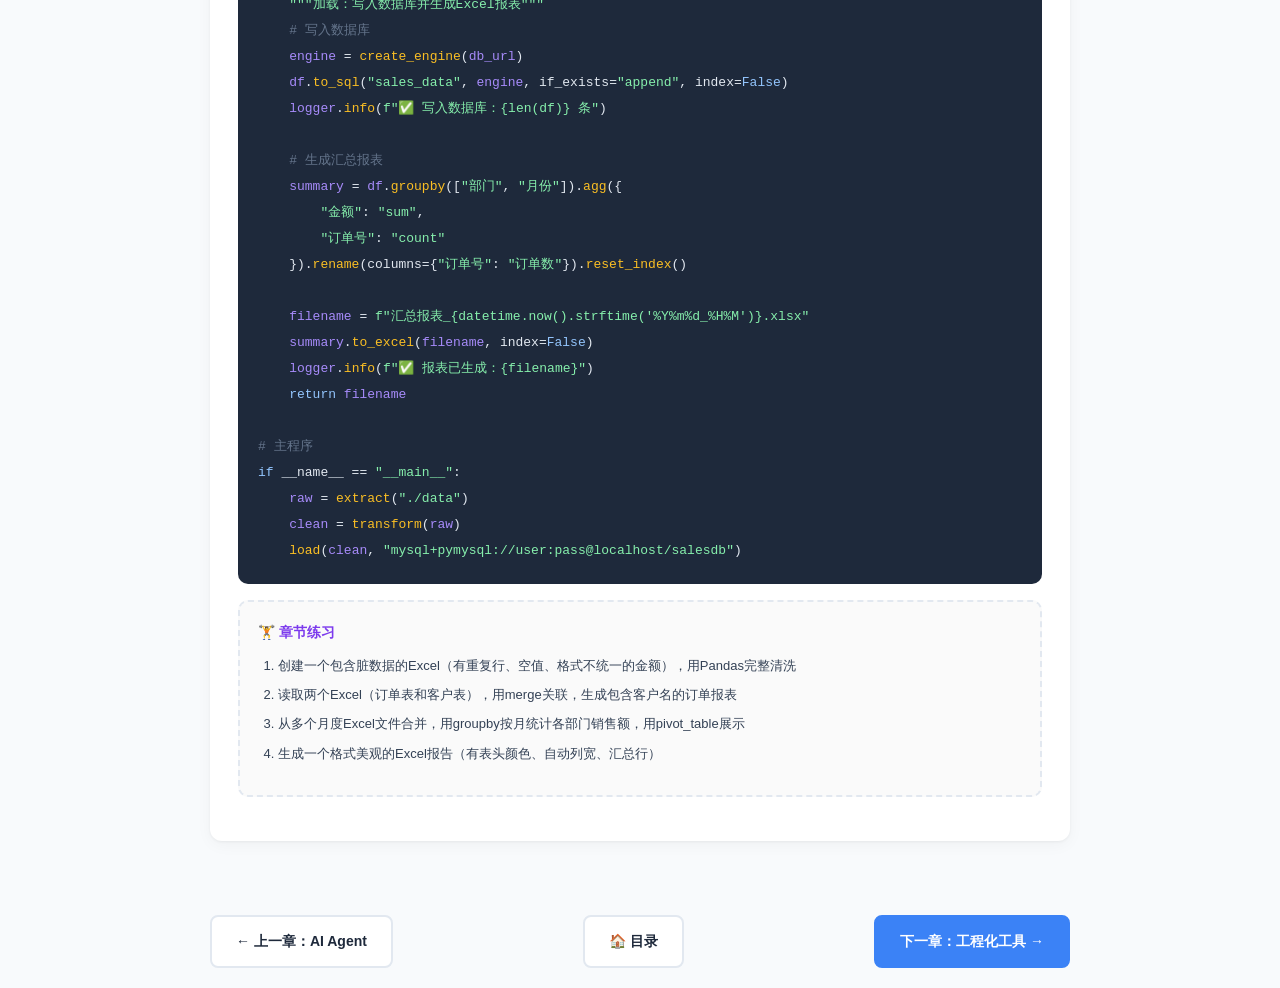
<file: ch4-etl.html>
<!DOCTYPE html>
<html lang="zh-CN">
<head>
<meta charset="UTF-8">
<title>第4章 · 数据处理ETL实战</title>
<link rel="stylesheet" href="common.css">
</head>
<body>
<div class="page-header ch4">
  <a href="index.html" class="back-btn">← 返回目录</a>
  <div class="ch-num">第 4 章</div>
  <h1>数据处理 ETL 实战</h1>
  <p>Pandas深度教程 · Excel自动化 · 数据清洗技巧 · SQL进阶 · 爬虫入门</p>
</div>
<div class="content">

<div class="section">
  <h2 class="sec-title">🐼 4.1 Pandas 深度教程</h2>

  <div class="concept-box">
    <div class="concept-icon">📊</div>
    <div class="concept-body">
      <h4>Pandas 是什么？</h4>
      <p>Pandas是Python里处理表格数据的神器，可以理解为"会编程的超级Excel"。<br>
      核心数据结构：<strong>DataFrame</strong>（二维表格，有行有列）和 <strong>Series</strong>（一维列表）。</p>
    </div>
  </div>

  <div class="knowledge-point">
    <div class="kp-header"><div class="kp-num">1</div><h4>创建和读取数据</h4></div>
    <div class="kp-body">
      <div class="code-wrap">
        <div class="code-header"><div class="code-dots"><span class="dot-red"></span><span class="dot-yellow"></span><span class="dot-green"></span></div><div class="code-lang">python</div></div>
        <div class="code-body"><span class="k">import</span> pandas <span class="k">as</span> pd
<span class="k">import</span> numpy <span class="k">as</span> np

<span class="c"># ===== 从字典创建DataFrame =====</span>
<span class="v">df</span> = pd.<span class="f">DataFrame</span>({
    <span class="s">"姓名"</span>: [<span class="s">"张三"</span>, <span class="s">"李四"</span>, <span class="s">"王五"</span>, <span class="s">"赵六"</span>],
    <span class="s">"部门"</span>: [<span class="s">"财务"</span>, <span class="s">"运营"</span>, <span class="s">"财务"</span>, <span class="s">"技术"</span>],
    <span class="s">"工资"</span>: [<span class="n">15000</span>, <span class="n">12000</span>, <span class="n">18000</span>, <span class="n">20000</span>],
    <span class="s">"入职年份"</span>: [<span class="n">2020</span>, <span class="n">2022</span>, <span class="n">2019</span>, <span class="n">2021</span>]
})

<span class="c"># ===== 读取各种数据源 =====</span>
df = pd.<span class="f">read_excel</span>(<span class="s">"数据.xlsx"</span>, sheet_name=<span class="s">"Sheet1"</span>)          <span class="c"># Excel</span>
df = pd.<span class="f">read_excel</span>(<span class="s">"数据.xlsx"</span>, sheet_name=<span class="n">0</span>, skiprows=<span class="n">2</span>)   <span class="c"># 跳过前2行标题</span>
df = pd.<span class="f">read_csv</span>(<span class="s">"数据.csv"</span>, encoding=<span class="s">"utf-8"</span>)               <span class="c"># CSV</span>
df = pd.<span class="f">read_csv</span>(<span class="s">"数据.csv"</span>, encoding=<span class="s">"gbk"</span>)                 <span class="c"># 中文乱码时用gbk</span>

<span class="c"># 读取多个Excel Sheet合并</span>
<span class="v">sheets</span> = pd.<span class="f">read_excel</span>(<span class="s">"数据.xlsx"</span>, sheet_name=<span class="k">None</span>)  <span class="c"># 读取所有sheet，返回字典</span>
<span class="v">df_all</span> = pd.<span class="f">concat</span>(<span class="v">sheets</span>.values(), ignore_index=<span class="k">True</span>) <span class="c"># 合并所有sheet</span>

<span class="c"># ===== 查看数据基本信息 =====</span>
<span class="f">print</span>(<span class="v">df</span>.<span class="f">head</span>(<span class="n">5</span>))        <span class="c"># 前5行</span>
<span class="f">print</span>(<span class="v">df</span>.<span class="f">tail</span>(<span class="n">3</span>))        <span class="c"># 后3行</span>
<span class="f">print</span>(<span class="v">df</span>.shape)          <span class="c"># (行数, 列数)</span>
<span class="f">print</span>(<span class="v">df</span>.columns.<span class="f">tolist</span>()) <span class="c"># 所有列名</span>
<span class="f">print</span>(<span class="v">df</span>.dtypes)          <span class="c"># 每列的数据类型</span>
<span class="f">print</span>(<span class="v">df</span>.<span class="f">info</span>())           <span class="c"># 详细信息：列名、非空数量、类型</span>
<span class="f">print</span>(<span class="v">df</span>.<span class="f">describe</span>())      <span class="c"># 数值列的统计摘要</span>
<span class="f">print</span>(<span class="v">df</span>.<span class="f">isnull</span>().<span class="f">sum</span>())  <span class="c"># 每列空值数量</span></div>
      </div>
    </div>
  </div>

  <div class="knowledge-point">
    <div class="kp-header"><div class="kp-num">2</div><h4>数据选择与筛选</h4></div>
    <div class="kp-body">
      <div class="code-wrap">
        <div class="code-header"><div class="code-dots"><span class="dot-red"></span><span class="dot-yellow"></span><span class="dot-green"></span></div><div class="code-lang">python</div></div>
        <div class="code-body"><span class="c"># ===== 选择列 =====</span>
<span class="v">df</span>[<span class="s">"工资"</span>]                    <span class="c"># 单列（返回Series）</span>
<span class="v">df</span>[[<span class="s">"姓名"</span>, <span class="s">"工资"</span>]]           <span class="c"># 多列（返回DataFrame）</span>

<span class="c"># ===== 选择行 =====</span>
<span class="v">df</span>.<span class="f">iloc</span>[<span class="n">0</span>]                    <span class="c"># 第1行（按位置）</span>
<span class="v">df</span>.<span class="f">iloc</span>[<span class="n">2</span>:<span class="n">5</span>]                  <span class="c"># 第3-5行</span>
<span class="v">df</span>.<span class="f">loc</span>[<span class="n">0</span>]                     <span class="c"># index为0的行（按标签）</span>

<span class="c"># ===== 条件筛选（最重要！）=====</span>
<span class="v">finance</span> = <span class="v">df</span>[<span class="v">df</span>[<span class="s">"部门"</span>] == <span class="s">"财务"</span>]           <span class="c"># 等于</span>
<span class="v">high_salary</span> = <span class="v">df</span>[<span class="v">df</span>[<span class="s">"工资"</span>] > <span class="n">15000</span>]         <span class="c"># 大于</span>
<span class="v">dept_list</span> = <span class="v">df</span>[<span class="v">df</span>[<span class="s">"部门"</span>].<span class="f">isin</span>([<span class="s">"财务"</span>, <span class="s">"技术"</span>])]  <span class="c"># 在列表中</span>
<span class="v">not_ops</span> = <span class="v">df</span>[<span class="v">df</span>[<span class="s">"部门"</span>] != <span class="s">"运营"</span>]            <span class="c"># 不等于</span>

<span class="c"># 多条件筛选（& 表示and，| 表示or）</span>
<span class="v">result</span> = <span class="v">df</span>[(<span class="v">df</span>[<span class="s">"部门"</span>] == <span class="s">"财务"</span>) & (<span class="v">df</span>[<span class="s">"工资"</span>] > <span class="n">15000</span>)]
<span class="v">result2</span> = <span class="v">df</span>[(<span class="v">df</span>[<span class="s">"部门"</span>] == <span class="s">"财务"</span>) | (<span class="v">df</span>[<span class="s">"部门"</span>] == <span class="s">"技术"</span>)]

<span class="c"># 字符串筛选</span>
<span class="v">contains_zhang</span> = <span class="v">df</span>[<span class="v">df</span>[<span class="s">"姓名"</span>].<span class="f">str</span>.<span class="f">contains</span>(<span class="s">"张"</span>)]    <span class="c"># 包含"张"</span>
<span class="v">starts_with</span> = <span class="v">df</span>[<span class="v">df</span>[<span class="s">"姓名"</span>].<span class="f">str</span>.<span class="f">startswith</span>(<span class="s">"张"</span>)]   <span class="c"># 以"张"开头</span>

<span class="c"># 空值筛选</span>
<span class="v">has_null</span> = <span class="v">df</span>[<span class="v">df</span>[<span class="s">"工资"</span>].<span class="f">isnull</span>()]          <span class="c"># 工资为空</span>
<span class="v">not_null</span> = <span class="v">df</span>[<span class="v">df</span>[<span class="s">"工资"</span>].<span class="f">notnull</span>()]         <span class="c"># 工资不为空</span></div>
      </div>
    </div>
  </div>

  <div class="knowledge-point">
    <div class="kp-header"><div class="kp-num">3</div><h4>数据清洗（最核心！）</h4></div>
    <div class="kp-body">
      <div class="tip-card orange">
        <h4>数据清洗是ETL中工作量最大的部分，占总时间的60-80%</h4>
        <p>真实数据总是脏乱差：有空值、有重复、格式不统一、有异常值……必须清洗才能用。</p>
      </div>
      <div class="code-wrap">
        <div class="code-header"><div class="code-dots"><span class="dot-red"></span><span class="dot-yellow"></span><span class="dot-green"></span></div><div class="code-lang">python</div></div>
        <div class="code-body"><span class="c"># ===== 处理重复数据 =====</span>
<span class="f">print</span>(<span class="v">df</span>.<span class="f">duplicated</span>().<span class="f">sum</span>())            <span class="c"># 查看重复行数量</span>
<span class="v">df</span> = <span class="v">df</span>.<span class="f">drop_duplicates</span>()               <span class="c"># 删除完全重复的行</span>
<span class="v">df</span> = <span class="v">df</span>.<span class="f">drop_duplicates</span>(subset=[<span class="s">"订单号"</span>])  <span class="c"># 按指定列去重</span>
<span class="v">df</span> = <span class="v">df</span>.<span class="f">drop_duplicates</span>(subset=[<span class="s">"订单号"</span>], keep=<span class="s">"last"</span>)  <span class="c"># 保留最后一条</span>

<span class="c"># ===== 处理空值 =====</span>
<span class="v">df</span>.<span class="f">isnull</span>().<span class="f">sum</span>()                         <span class="c"># 查看每列空值数</span>

<span class="c"># 删除空值</span>
<span class="v">df</span> = <span class="v">df</span>.<span class="f">dropna</span>()                          <span class="c"># 删除任何列有空值的行</span>
<span class="v">df</span> = <span class="v">df</span>.<span class="f">dropna</span>(subset=[<span class="s">"订单号"</span>, <span class="s">"客户名"</span>]) <span class="c"># 只看关键列</span>
<span class="v">df</span> = <span class="v">df</span>.<span class="f">dropna</span>(thresh=<span class="n">3</span>)                <span class="c"># 至少3个非空值才保留</span>

<span class="c"># 填充空值</span>
<span class="v">df</span>[<span class="s">"工资"</span>] = <span class="v">df</span>[<span class="s">"工资"</span>].<span class="f">fillna</span>(<span class="n">0</span>)             <span class="c"># 用0填充</span>
<span class="v">df</span>[<span class="s">"部门"</span>] = <span class="v">df</span>[<span class="s">"部门"</span>].<span class="f">fillna</span>(<span class="s">"未知"</span>)         <span class="c"># 用字符串填充</span>
<span class="v">df</span>[<span class="s">"工资"</span>] = <span class="v">df</span>[<span class="s">"工资"</span>].<span class="f">fillna</span>(<span class="v">df</span>[<span class="s">"工资"</span>].<span class="f">mean</span>()) <span class="c"># 用均值填充</span>
<span class="v">df</span>[<span class="s">"工资"</span>] = <span class="v">df</span>[<span class="s">"工资"</span>].<span class="f">ffill</span>()              <span class="c"># 用前一个值填充（向前填充）</span>

<span class="c"># ===== 类型转换 =====</span>
<span class="v">df</span>[<span class="s">"工资"</span>] = pd.<span class="f">to_numeric</span>(<span class="v">df</span>[<span class="s">"工资"</span>], errors=<span class="s">"coerce"</span>)   <span class="c"># 非数字变NaN</span>
<span class="v">df</span>[<span class="s">"日期"</span>] = pd.<span class="f">to_datetime</span>(<span class="v">df</span>[<span class="s">"日期"</span>], format=<span class="s">"%Y/%m/%d"</span>) <span class="c"># 字符串转日期</span>
<span class="v">df</span>[<span class="s">"工资"</span>] = <span class="v">df</span>[<span class="s">"工资"</span>].<span class="f">astype</span>(<span class="k">int</span>)           <span class="c"># 转整数</span>
<span class="v">df</span>[<span class="s">"工号"</span>] = <span class="v">df</span>[<span class="s">"工号"</span>].<span class="f">astype</span>(<span class="k">str</span>)           <span class="c"># 转字符串</span>

<span class="c"># ===== 字符串清洗 =====</span>
<span class="v">df</span>[<span class="s">"姓名"</span>] = <span class="v">df</span>[<span class="s">"姓名"</span>].<span class="f">str</span>.<span class="f">strip</span>()           <span class="c"># 去两端空格</span>
<span class="v">df</span>[<span class="s">"部门"</span>] = <span class="v">df</span>[<span class="s">"部门"</span>].<span class="f">str</span>.<span class="f">strip</span>().<span class="f">str</span>.<span class="f">upper</span>() <span class="c"># 去空格并转大写</span>
<span class="v">df</span>[<span class="s">"电话"</span>] = <span class="v">df</span>[<span class="s">"电话"</span>].<span class="f">str</span>.<span class="f">replace</span>(<span class="s">"-"</span>, <span class="s">""</span>)   <span class="c"># 删除破折号</span>
<span class="v">df</span>[<span class="s">"金额"</span>] = <span class="v">df</span>[<span class="s">"金额"</span>].<span class="f">str</span>.<span class="f">replace</span>(<span class="s">"¥"</span>, <span class="s">""</span>).<span class="f">str</span>.<span class="f">replace</span>(<span class="s">","</span>, <span class="s">""</span>)  <span class="c"># 去货币符号</span>

<span class="c"># ===== 异常值处理 =====</span>
<span class="c"># 找出工资异常高的数据（超过3倍标准差）</span>
<span class="v">mean</span> = <span class="v">df</span>[<span class="s">"工资"</span>].<span class="f">mean</span>()
<span class="v">std</span> = <span class="v">df</span>[<span class="s">"工资"</span>].<span class="f">std</span>()
<span class="v">outliers</span> = <span class="v">df</span>[(<span class="v">df</span>[<span class="s">"工资"</span>] > <span class="v">mean</span> + <span class="n">3</span> * <span class="v">std</span>) | (<span class="v">df</span>[<span class="s">"工资"</span>] < <span class="v">mean</span> - <span class="n">3</span> * <span class="v">std</span>)]
<span class="f">print</span>(<span class="s">f"发现{len(outliers)}条异常数据"</span>)

<span class="c"># 将异常值替换为边界值</span>
<span class="v">df</span>[<span class="s">"工资"</span>] = <span class="v">df</span>[<span class="s">"工资"</span>].<span class="f">clip</span>(<span class="n">3000</span>, <span class="n">100000</span>)  <span class="c"># 限定在3000-100000之间</span></div>
      </div>
    </div>
  </div>

  <div class="knowledge-point">
    <div class="kp-header"><div class="kp-num">4</div><h4>数据分组统计与透视</h4></div>
    <div class="kp-body">
      <div class="code-wrap">
        <div class="code-header"><div class="code-dots"><span class="dot-red"></span><span class="dot-yellow"></span><span class="dot-green"></span></div><div class="code-lang">python</div></div>
        <div class="code-body"><span class="c"># ===== groupby 分组统计 =====</span>
<span class="c"># 按部门计算工资总和</span>
<span class="v">dept_salary</span> = <span class="v">df</span>.<span class="f">groupby</span>(<span class="s">"部门"</span>)[<span class="s">"工资"</span>].<span class="f">sum</span>().<span class="f">reset_index</span>()

<span class="c"># 按部门计算多个统计量</span>
<span class="v">dept_stats</span> = <span class="v">df</span>.<span class="f">groupby</span>(<span class="s">"部门"</span>)[<span class="s">"工资"</span>].<span class="f">agg</span>([<span class="s">"sum"</span>, <span class="s">"mean"</span>, <span class="s">"max"</span>, <span class="s">"min"</span>, <span class="s">"count"</span>])

<span class="c"># 按多列分组</span>
<span class="v">multi_group</span> = <span class="v">df</span>.<span class="f">groupby</span>([<span class="s">"部门"</span>, <span class="s">"入职年份"</span>])[<span class="s">"工资"</span>].<span class="f">mean</span>()

<span class="c"># 自定义聚合函数</span>
<span class="v">custom</span> = <span class="v">df</span>.<span class="f">groupby</span>(<span class="s">"部门"</span>).<span class="f">agg</span>({
    <span class="s">"工资"</span>: [<span class="s">"sum"</span>, <span class="s">"mean"</span>],
    <span class="s">"姓名"</span>: <span class="s">"count"</span>   <span class="c"># 计算人数</span>
})

<span class="c"># ===== pivot_table 透视表 =====</span>
<span class="v">pivot</span> = pd.<span class="f">pivot_table</span>(
    <span class="v">df</span>,
    values=<span class="s">"工资"</span>,          <span class="c"># 统计的值</span>
    index=<span class="s">"部门"</span>,            <span class="c"># 行</span>
    columns=<span class="s">"入职年份"</span>,       <span class="c"># 列</span>
    aggfunc=<span class="s">"mean"</span>,         <span class="c"># 统计方法</span>
    fill_value=<span class="n">0</span>            <span class="c"># 空值填0</span>
)

<span class="c"># ===== 表格合并（类似SQL JOIN）=====</span>
<span class="v">df_orders</span> = pd.<span class="f">read_excel</span>(<span class="s">"orders.xlsx"</span>)
<span class="v">df_customers</span> = pd.<span class="f">read_excel</span>(<span class="s">"customers.xlsx"</span>)

<span class="c"># 内连接（只保留两表都有的）</span>
<span class="v">merged</span> = pd.<span class="f">merge</span>(<span class="v">df_orders</span>, <span class="v">df_customers</span>, on=<span class="s">"customer_id"</span>, how=<span class="s">"inner"</span>)

<span class="c"># 左连接（保留左表所有，右表没有的填NaN）</span>
<span class="v">left_merged</span> = pd.<span class="f">merge</span>(<span class="v">df_orders</span>, <span class="v">df_customers</span>, on=<span class="s">"customer_id"</span>, how=<span class="s">"left"</span>)

<span class="c"># 纵向合并（相同结构的表）</span>
<span class="v">df_all</span> = pd.<span class="f">concat</span>([<span class="v">df_jan</span>, <span class="v">df_feb</span>, <span class="v">df_mar</span>], ignore_index=<span class="k">True</span>)</div>
      </div>
    </div>
  </div>

  <div class="knowledge-point">
    <div class="kp-header"><div class="kp-num">5</div><h4>Excel自动化操作（openpyxl）</h4></div>
    <div class="kp-body">
      <div class="code-wrap">
        <div class="code-header"><div class="code-dots"><span class="dot-red"></span><span class="dot-yellow"></span><span class="dot-green"></span></div><div class="code-lang">python</div></div>
        <div class="code-body"><span class="c"># 安装：pip install openpyxl xlsxwriter</span>
<span class="k">import</span> openpyxl
<span class="k">from</span> openpyxl.styles <span class="k">import</span> Font, PatternFill, Alignment, Border, Side
<span class="k">from</span> openpyxl.utils <span class="k">import</span> get_column_letter

<span class="c"># ===== 用Pandas写出格式化Excel =====</span>
<span class="k">with</span> pd.<span class="f">ExcelWriter</span>(<span class="s">"月度报告.xlsx"</span>, engine=<span class="s">"openpyxl"</span>) <span class="k">as</span> <span class="v">writer</span>:
    <span class="c"># 写多个Sheet</span>
    <span class="v">df_detail</span>.<span class="f">to_excel</span>(<span class="v">writer</span>, sheet_name=<span class="s">"明细数据"</span>, index=<span class="k">False</span>)
    <span class="v">df_summary</span>.<span class="f">to_excel</span>(<span class="v">writer</span>, sheet_name=<span class="s">"汇总"</span>, index=<span class="k">False</span>)
    
    <span class="c"># 对每个Sheet进行格式调整</span>
    <span class="k">for</span> <span class="v">sheet_name</span> <span class="k">in</span> [<span class="s">"明细数据"</span>, <span class="s">"汇总"</span>]:
        <span class="v">ws</span> = <span class="v">writer</span>.sheets[<span class="v">sheet_name</span>]
        
        <span class="c"># 设置表头样式（蓝色背景，白色粗体）</span>
        <span class="v">header_fill</span> = <span class="f">PatternFill</span>(start_color=<span class="s">"1F4E79"</span>, fill_type=<span class="s">"solid"</span>)
        <span class="v">header_font</span> = <span class="f">Font</span>(bold=<span class="k">True</span>, color=<span class="s">"FFFFFF"</span>)
        
        <span class="k">for</span> <span class="v">cell</span> <span class="k">in</span> <span class="v">ws</span>[<span class="n">1</span>]:   <span class="c"># 第1行（表头）</span>
            <span class="v">cell</span>.fill = <span class="v">header_fill</span>
            <span class="v">cell</span>.font = <span class="v">header_font</span>
            <span class="v">cell</span>.alignment = <span class="f">Alignment</span>(horizontal=<span class="s">"center"</span>)
        
        <span class="c"># 自动调整列宽</span>
        <span class="k">for</span> <span class="v">col</span> <span class="k">in</span> <span class="v">ws</span>.columns:
            <span class="v">max_len</span> = <span class="f">max</span>(<span class="f">len</span>(<span class="k">str</span>(<span class="v">cell</span>.value <span class="k">or</span> <span class="s">""</span>)) <span class="k">for</span> <span class="v">cell</span> <span class="k">in</span> <span class="v">col</span>)
            <span class="v">ws</span>.column_dimensions[<span class="f">get_column_letter</span>(<span class="v">col</span>[<span class="n">0</span>].column)].<span class="f">width</span> = <span class="f">min</span>(<span class="v">max_len</span> + <span class="n">2</span>, <span class="n">50</span>)

<span class="f">print</span>(<span class="s">"✅ 格式化Excel报告已生成"</span>)</div>
      </div>
    </div>
  </div>
</div>

<!-- ===== 4.2 完整ETL项目 ===== -->
<div class="section">
  <h2 class="sec-title">🔄 4.2 完整ETL项目示例</h2>
  <div class="code-wrap">
    <div class="code-header"><div class="code-dots"><span class="dot-red"></span><span class="dot-yellow"></span><span class="dot-green"></span></div><div class="code-lang">python</div></div>
    <div class="code-body"><span class="c">"""
完整ETL示例：读取多个月度销售Excel → 合并清洗 → 按部门汇总 → 写入数据库 → 生成报表
"""</span>
<span class="k">import</span> pandas <span class="k">as</span> pd
<span class="k">import</span> glob
<span class="k">import</span> logging
<span class="k">from</span> sqlalchemy <span class="k">import</span> create_engine
<span class="k">from</span> datetime <span class="k">import</span> datetime

<span class="v">logger</span> = logging.<span class="f">getLogger</span>(<span class="s">"etl"</span>)
logging.<span class="f">basicConfig</span>(level=logging.INFO, format=<span class="s">'%(asctime)s [%(levelname)s] %(message)s'</span>)

<span class="k">def</span> <span class="f">extract</span>(<span class="v">data_dir</span>: str) -> pd.DataFrame:
    <span class="s">"""采集：读取目录下所有Excel文件并合并"""</span>
    <span class="v">all_files</span> = <span class="f">glob</span>.<span class="f">glob</span>(<span class="s">f"{data_dir}/*.xlsx"</span>)
    <span class="v">logger</span>.<span class="f">info</span>(<span class="s">f"找到 {len(all_files)} 个Excel文件"</span>)
    
    <span class="v">dfs</span> = []
    <span class="k">for</span> <span class="v">file</span> <span class="k">in</span> <span class="v">all_files</span>:
        <span class="k">try</span>:
            <span class="v">df</span> = pd.<span class="f">read_excel</span>(<span class="v">file</span>)
            <span class="v">df</span>[<span class="s">"来源文件"</span>] = <span class="v">file</span>   <span class="c"># 标记数据来源</span>
            <span class="v">dfs</span>.<span class="f">append</span>(<span class="v">df</span>)
            <span class="v">logger</span>.<span class="f">info</span>(<span class="s">f"✅ 读取 {file}：{len(df)} 行"</span>)
        <span class="k">except</span> Exception <span class="k">as</span> <span class="v">e</span>:
            <span class="v">logger</span>.<span class="f">error</span>(<span class="s">f"❌ 读取失败 {file}：{e}"</span>)
    
    <span class="k">if</span> <span class="k">not</span> <span class="v">dfs</span>:
        <span class="k">raise</span> ValueError(<span class="s">"没有成功读取任何文件"</span>)
    
    <span class="v">combined</span> = pd.<span class="f">concat</span>(<span class="v">dfs</span>, ignore_index=<span class="k">True</span>)
    <span class="v">logger</span>.<span class="f">info</span>(<span class="s">f"合并后共 {len(combined)} 行数据"</span>)
    <span class="k">return</span> <span class="v">combined</span>

<span class="k">def</span> <span class="f">transform</span>(<span class="v">df</span>: pd.DataFrame) -> pd.DataFrame:
    <span class="s">"""转换：数据清洗和处理"""</span>
    <span class="v">logger</span>.<span class="f">info</span>(<span class="s">"开始数据清洗..."</span>)
    
    <span class="c"># 1. 标准化列名（去空格、统一命名）</span>
    <span class="v">df</span>.columns = <span class="v">df</span>.columns.<span class="f">str</span>.<span class="f">strip</span>()
    
    <span class="c"># 2. 删除完全空白的行</span>
    <span class="v">df</span> = <span class="v">df</span>.<span class="f">dropna</span>(how=<span class="s">"all"</span>)
    
    <span class="c"># 3. 处理关键字段空值</span>
    <span class="v">df</span> = <span class="v">df</span>.<span class="f">dropna</span>(subset=[<span class="s">"订单号"</span>])   <span class="c"># 订单号不能为空</span>
    <span class="v">df</span>[<span class="s">"金额"</span>] = <span class="v">df</span>[<span class="s">"金额"</span>].<span class="f">fillna</span>(<span class="n">0</span>)
    <span class="v">df</span>[<span class="s">"部门"</span>] = <span class="v">df</span>[<span class="s">"部门"</span>].<span class="f">fillna</span>(<span class="s">"未分类"</span>)
    
    <span class="c"># 4. 类型转换</span>
    <span class="v">df</span>[<span class="s">"金额"</span>] = pd.<span class="f">to_numeric</span>(<span class="v">df</span>[<span class="s">"金额"</span>], errors=<span class="s">"coerce"</span>).<span class="f">fillna</span>(<span class="n">0</span>)
    <span class="v">df</span>[<span class="s">"日期"</span>] = pd.<span class="f">to_datetime</span>(<span class="v">df</span>[<span class="s">"日期"</span>], errors=<span class="s">"coerce"</span>)
    
    <span class="c"># 5. 去重</span>
    <span class="v">before_count</span> = <span class="k">len</span>(<span class="v">df</span>)
    <span class="v">df</span> = <span class="v">df</span>.<span class="f">drop_duplicates</span>(subset=[<span class="s">"订单号"</span>])
    <span class="v">logger</span>.<span class="f">info</span>(<span class="s">f"去重：删除 {before_count - len(df)} 条重复记录"</span>)
    
    <span class="c"># 6. 新增计算列</span>
    <span class="v">df</span>[<span class="s">"含税金额"</span>] = (<span class="v">df</span>[<span class="s">"金额"</span>] * <span class="n">1.13</span>).<span class="f">round</span>(<span class="n">2</span>)
    <span class="v">df</span>[<span class="s">"年份"</span>] = <span class="v">df</span>[<span class="s">"日期"</span>].<span class="f">dt</span>.year
    <span class="v">df</span>[<span class="s">"月份"</span>] = <span class="v">df</span>[<span class="s">"日期"</span>].<span class="f">dt</span>.month
    
    <span class="v">logger</span>.<span class="f">info</span>(<span class="s">f"清洗完成，剩余 {len(df)} 行有效数据"</span>)
    <span class="k">return</span> <span class="v">df</span>

<span class="k">def</span> <span class="f">load</span>(<span class="v">df</span>: pd.DataFrame, <span class="v">db_url</span>: str):
    <span class="s">"""加载：写入数据库并生成Excel报表"""</span>
    <span class="c"># 写入数据库</span>
    <span class="v">engine</span> = <span class="f">create_engine</span>(<span class="v">db_url</span>)
    <span class="v">df</span>.<span class="f">to_sql</span>(<span class="s">"sales_data"</span>, <span class="v">engine</span>, if_exists=<span class="s">"append"</span>, index=<span class="k">False</span>)
    <span class="v">logger</span>.<span class="f">info</span>(<span class="s">f"✅ 写入数据库：{len(df)} 条"</span>)
    
    <span class="c"># 生成汇总报表</span>
    <span class="v">summary</span> = <span class="v">df</span>.<span class="f">groupby</span>([<span class="s">"部门"</span>, <span class="s">"月份"</span>]).<span class="f">agg</span>({
        <span class="s">"金额"</span>: <span class="s">"sum"</span>,
        <span class="s">"订单号"</span>: <span class="s">"count"</span>
    }).<span class="f">rename</span>(columns={<span class="s">"订单号"</span>: <span class="s">"订单数"</span>}).<span class="f">reset_index</span>()
    
    <span class="v">filename</span> = <span class="s">f"汇总报表_{datetime.now().strftime('%Y%m%d_%H%M')}.xlsx"</span>
    <span class="v">summary</span>.<span class="f">to_excel</span>(<span class="v">filename</span>, index=<span class="k">False</span>)
    <span class="v">logger</span>.<span class="f">info</span>(<span class="s">f"✅ 报表已生成：{filename}"</span>)
    <span class="k">return</span> <span class="v">filename</span>

<span class="c"># 主程序</span>
<span class="k">if</span> __name__ == <span class="s">"__main__"</span>:
    <span class="v">raw</span> = <span class="f">extract</span>(<span class="s">"./data"</span>)
    <span class="v">clean</span> = <span class="f">transform</span>(<span class="v">raw</span>)
    <span class="f">load</span>(<span class="v">clean</span>, <span class="s">"mysql+pymysql://user:pass@localhost/salesdb"</span>)</div>
  </div>

  <div class="exercise">
    <h4>🏋️ 章节练习</h4>
    <ol>
      <li>创建一个包含脏数据的Excel（有重复行、空值、格式不统一的金额），用Pandas完整清洗</li>
      <li>读取两个Excel（订单表和客户表），用merge关联，生成包含客户名的订单报表</li>
      <li>从多个月度Excel文件合并，用groupby按月统计各部门销售额，用pivot_table展示</li>
      <li>生成一个格式美观的Excel报告（有表头颜色、自动列宽、汇总行）</li>
    </ol>
  </div>
</div>

</div>
<div class="nav-footer">
  <a href="ch3-agent.html" class="nav-btn">← 上一章：AI Agent</a>
  <a href="index.html" class="nav-btn">🏠 目录</a>
  <a href="ch5-engineering.html" class="nav-btn primary">下一章：工程化工具 →</a>
</div>
</body>
</html>
</file>
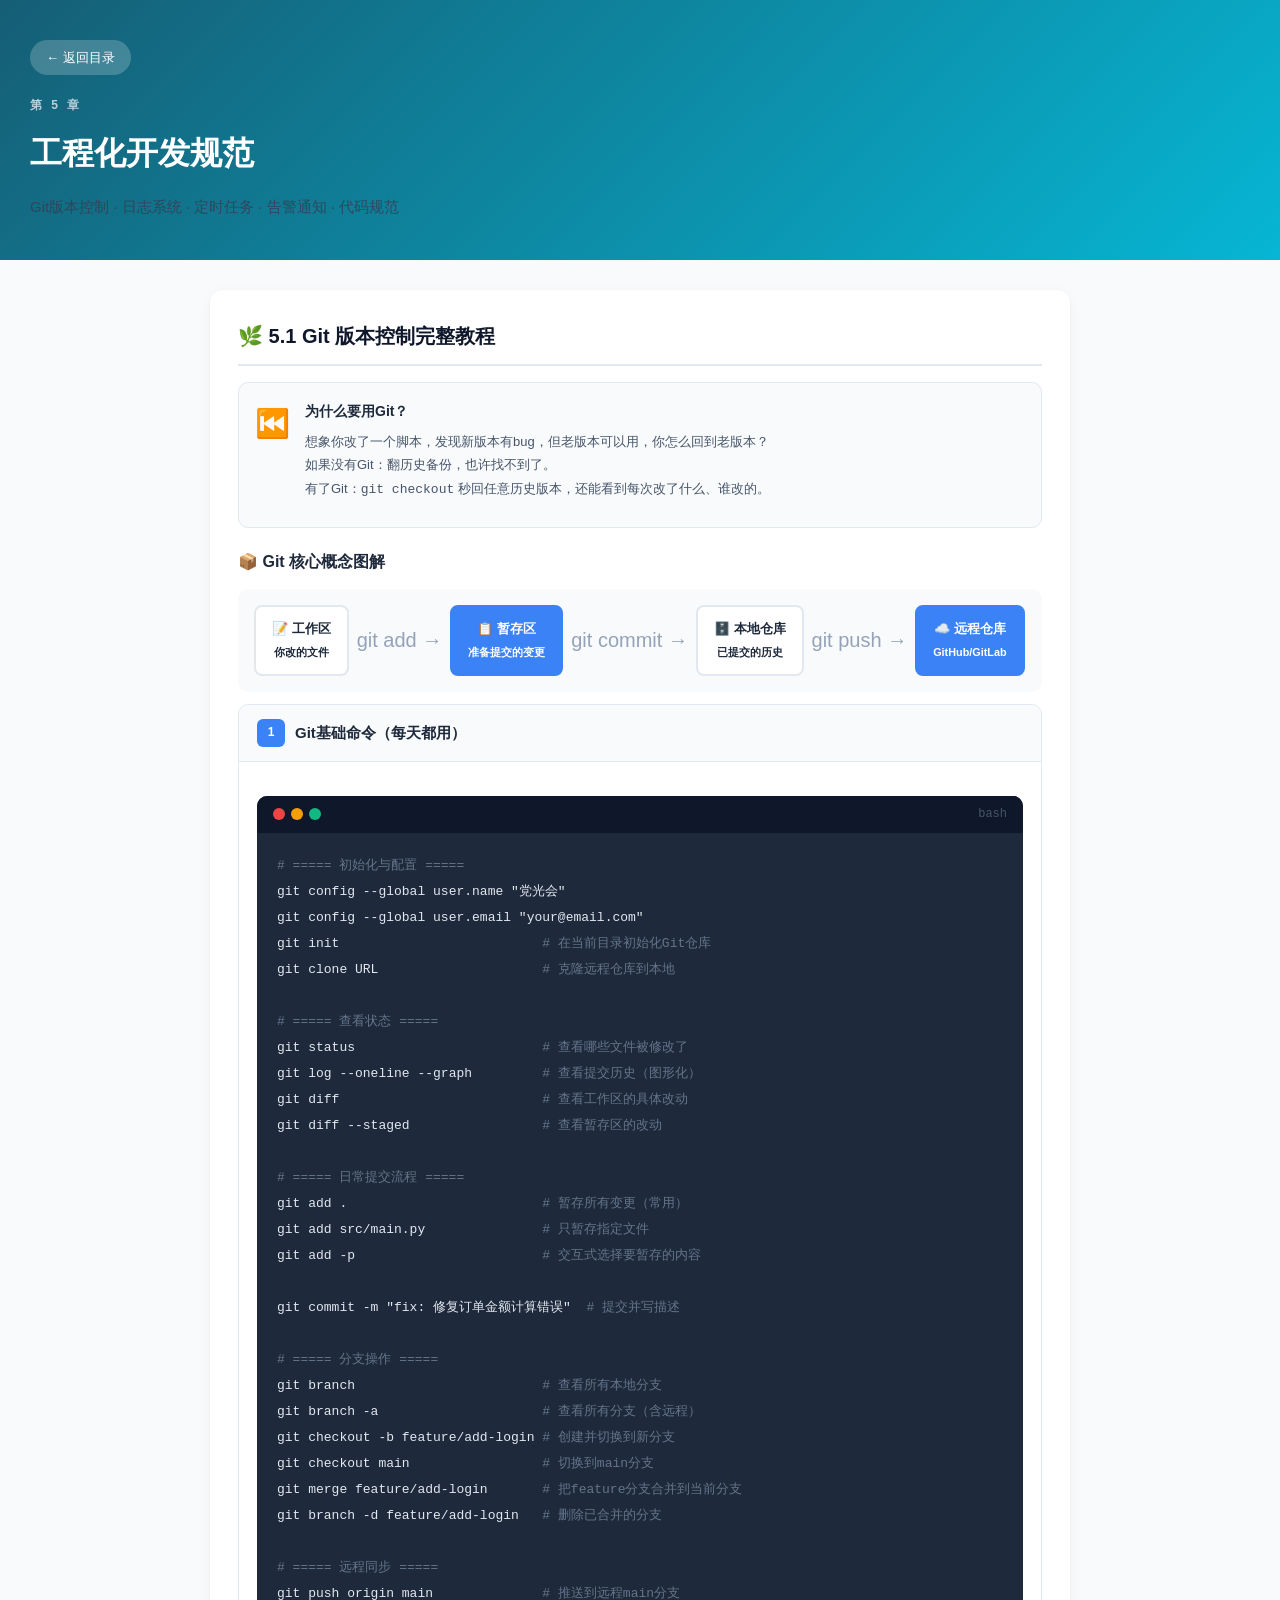
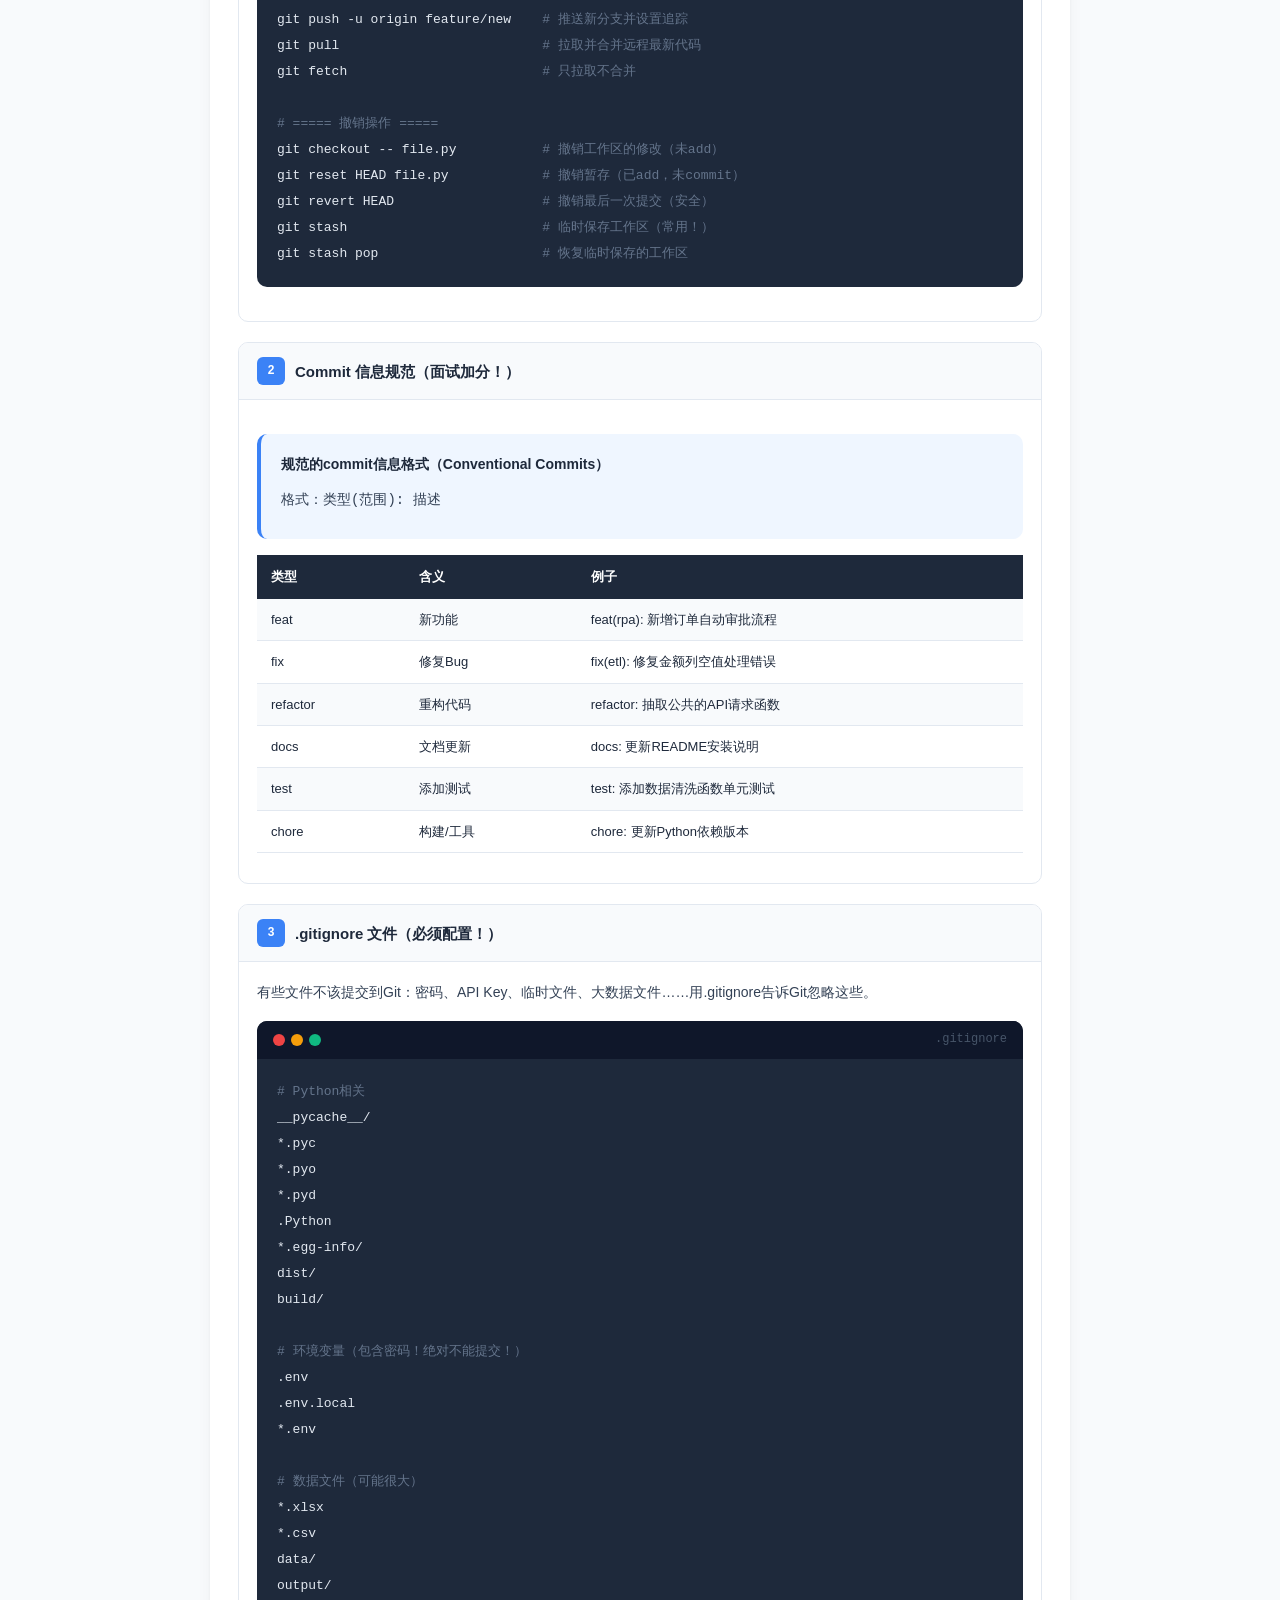
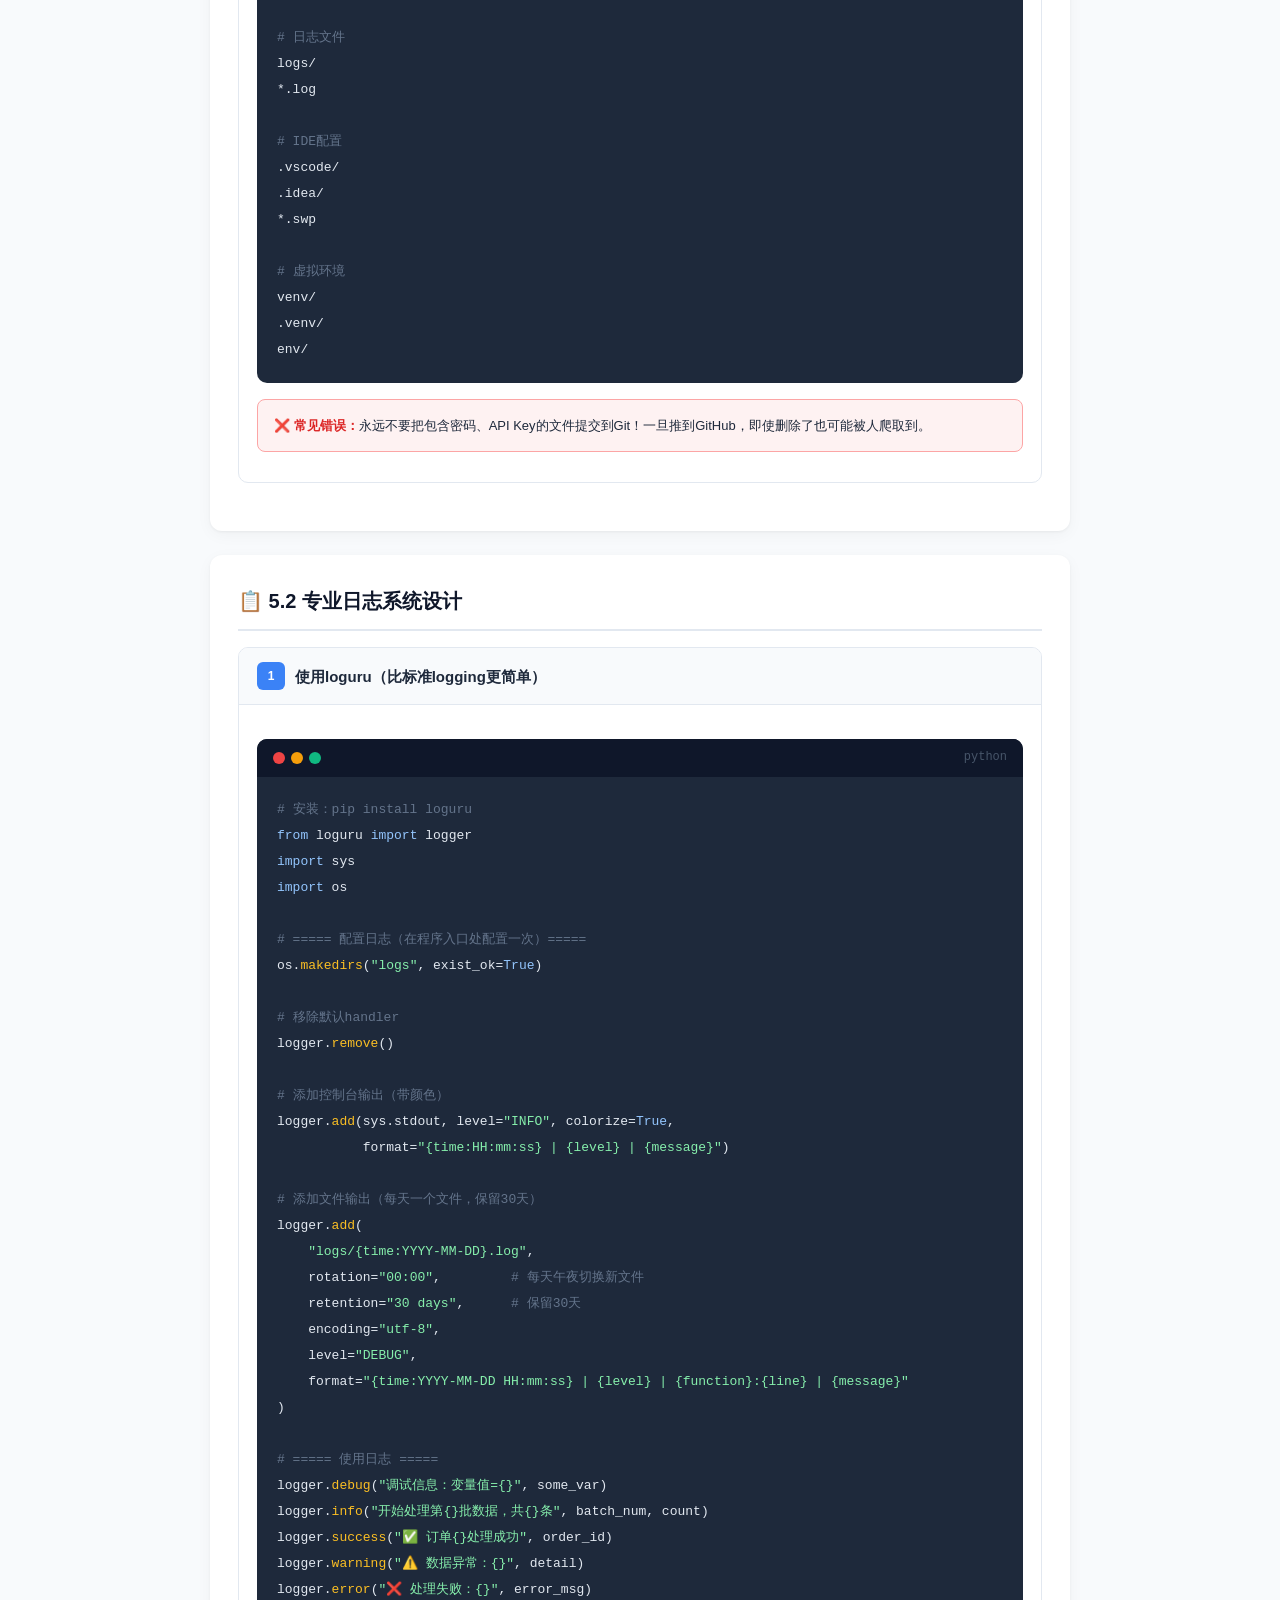
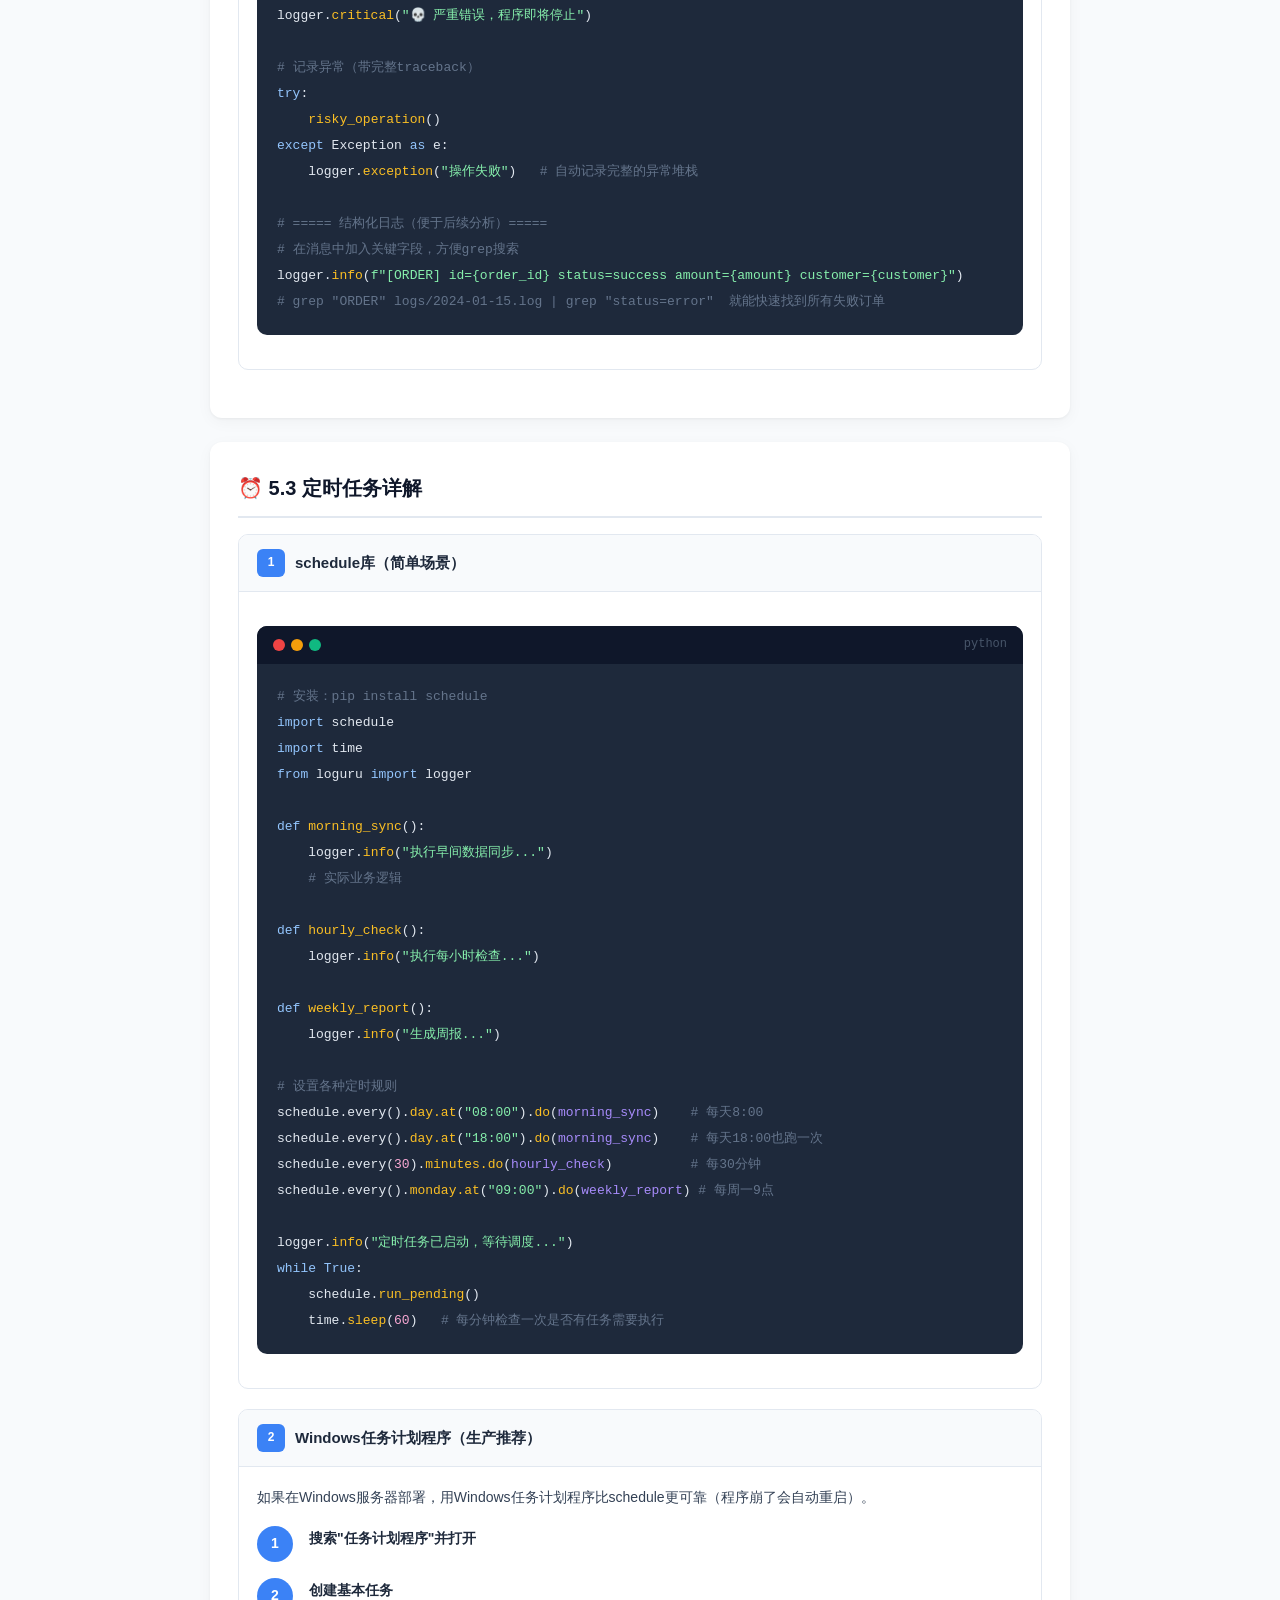
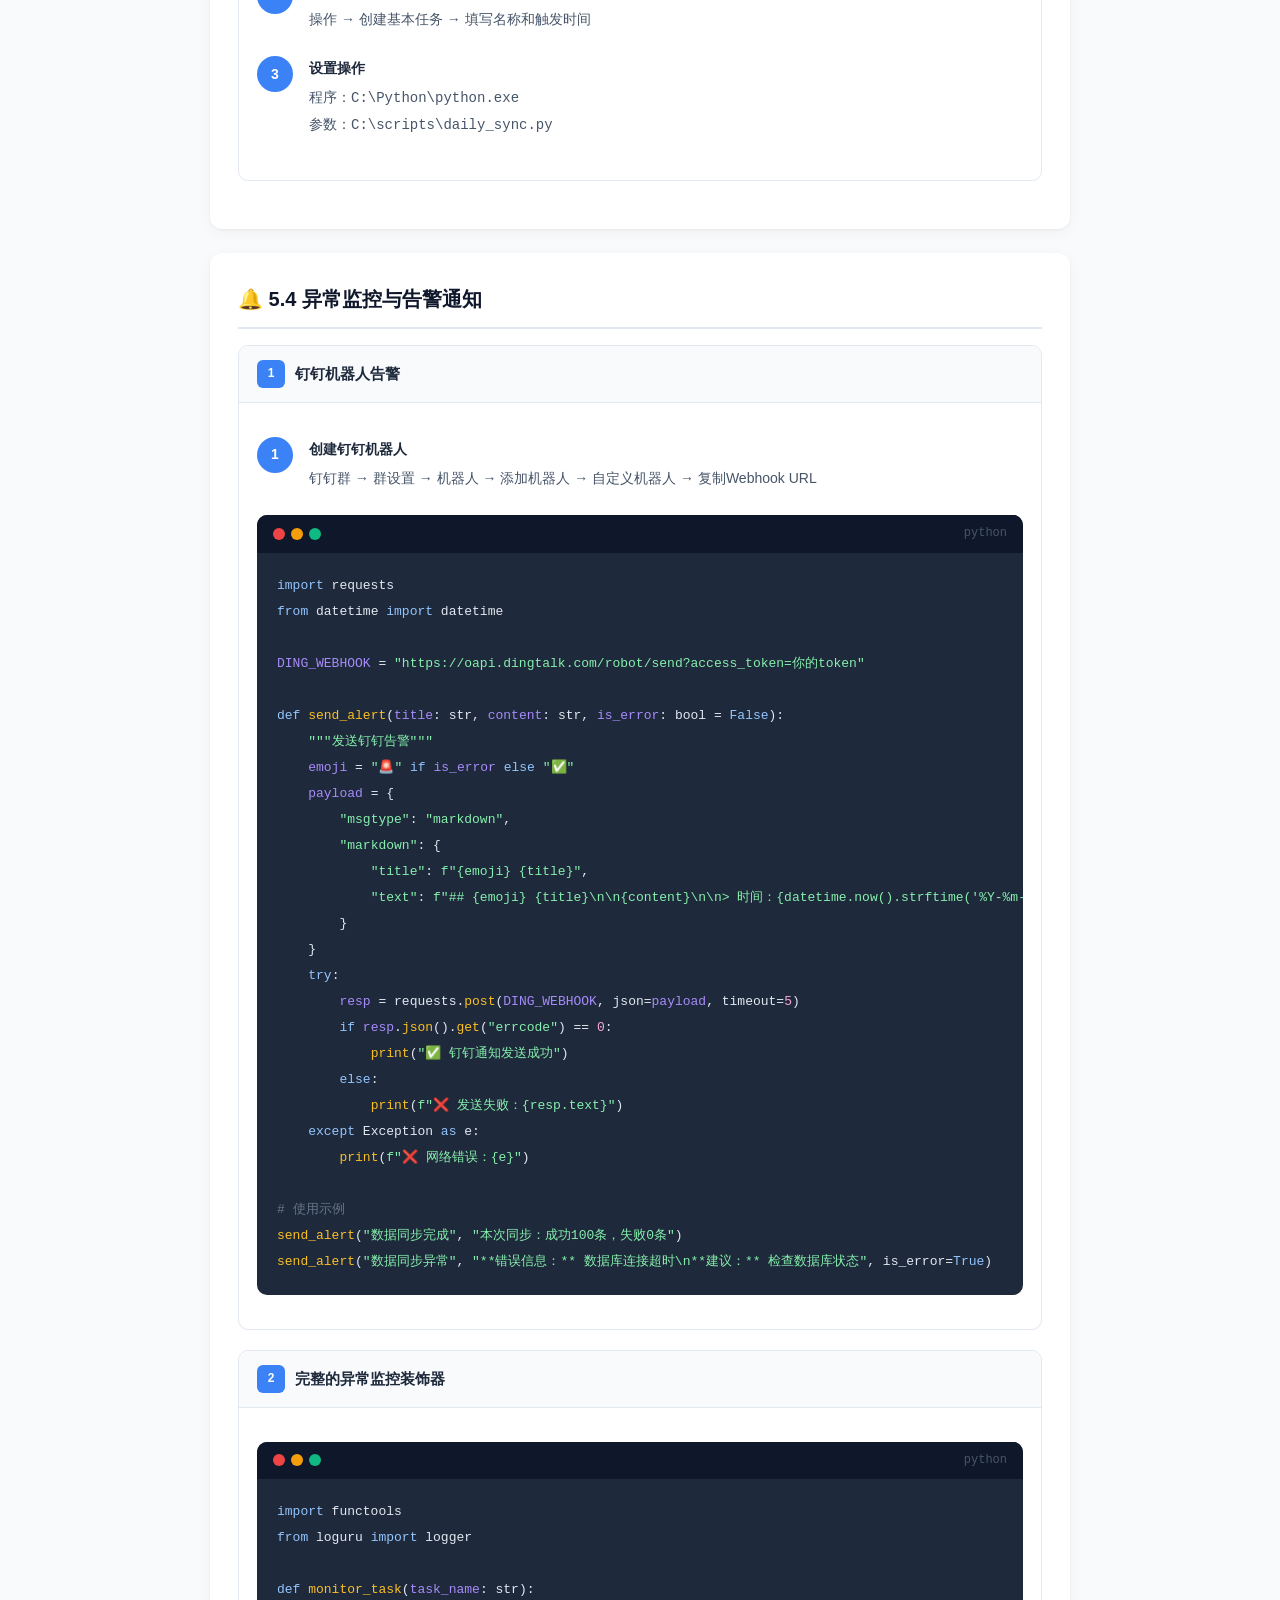
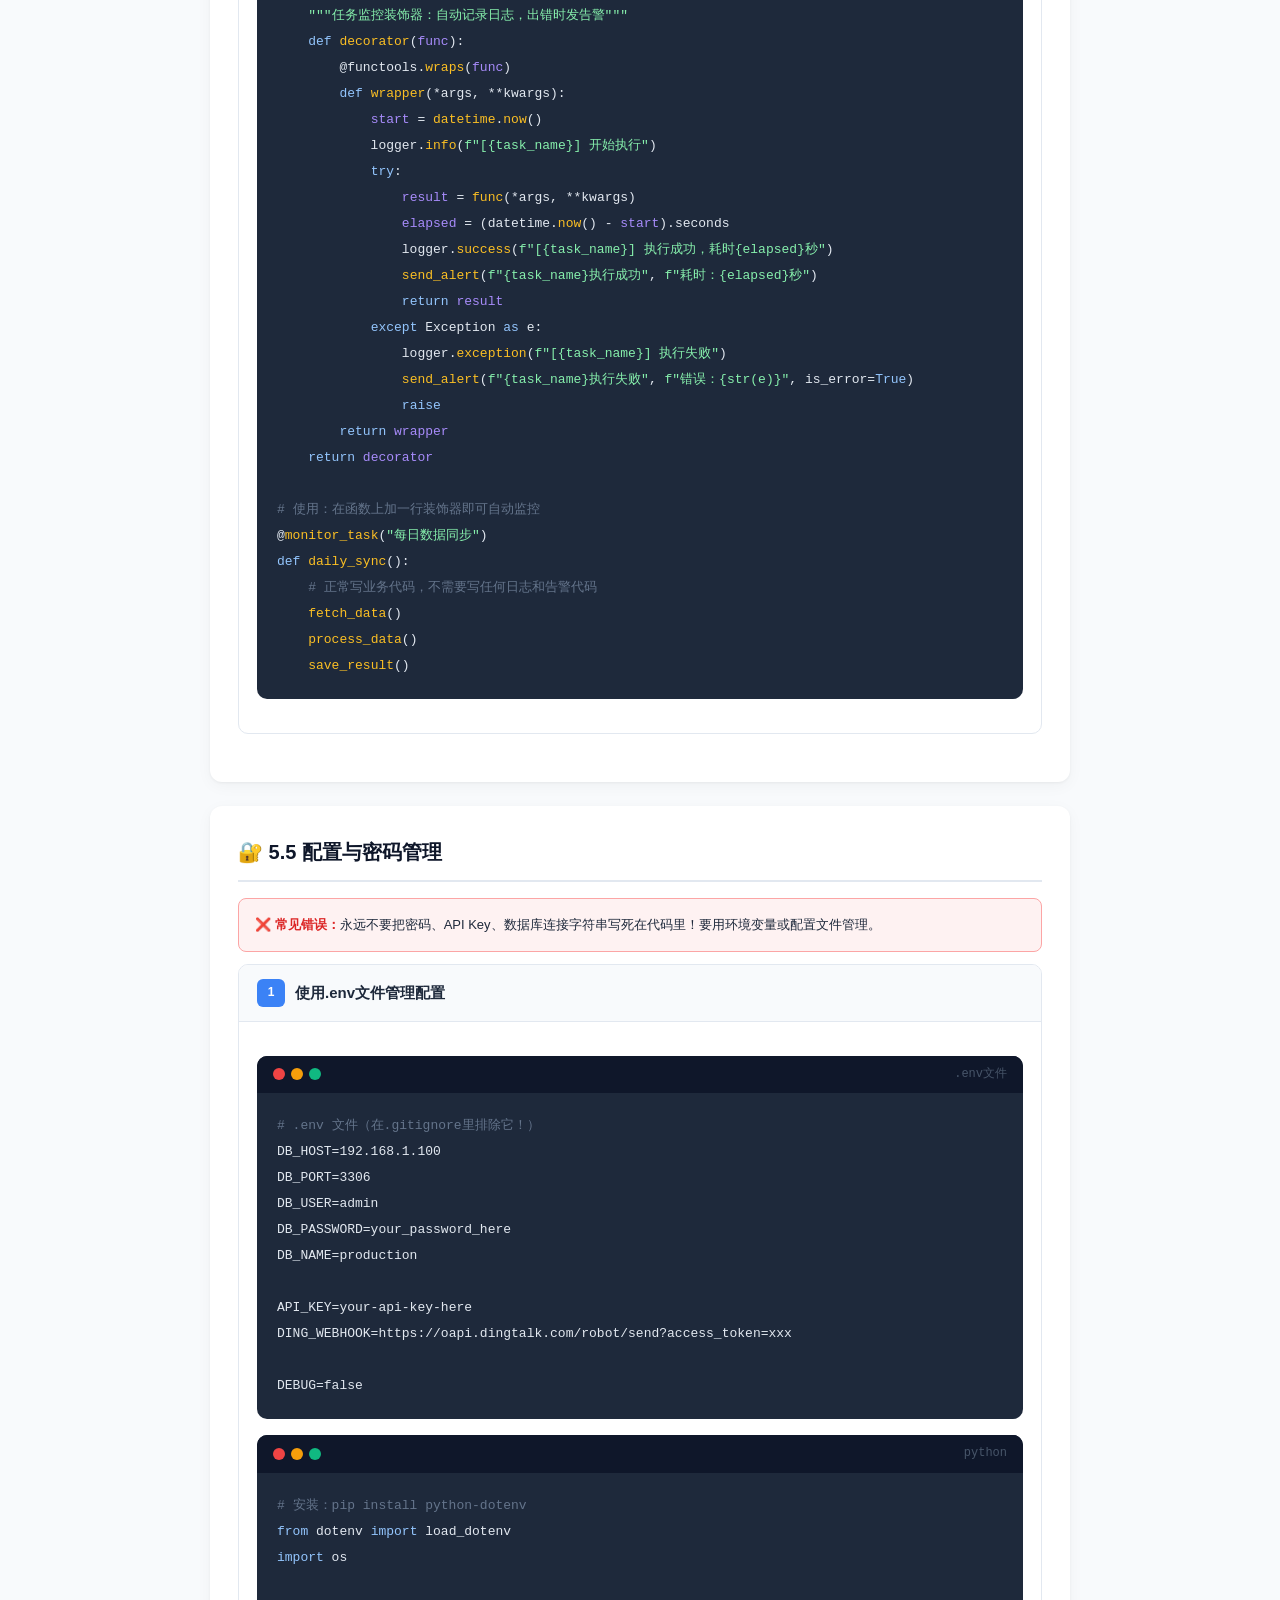
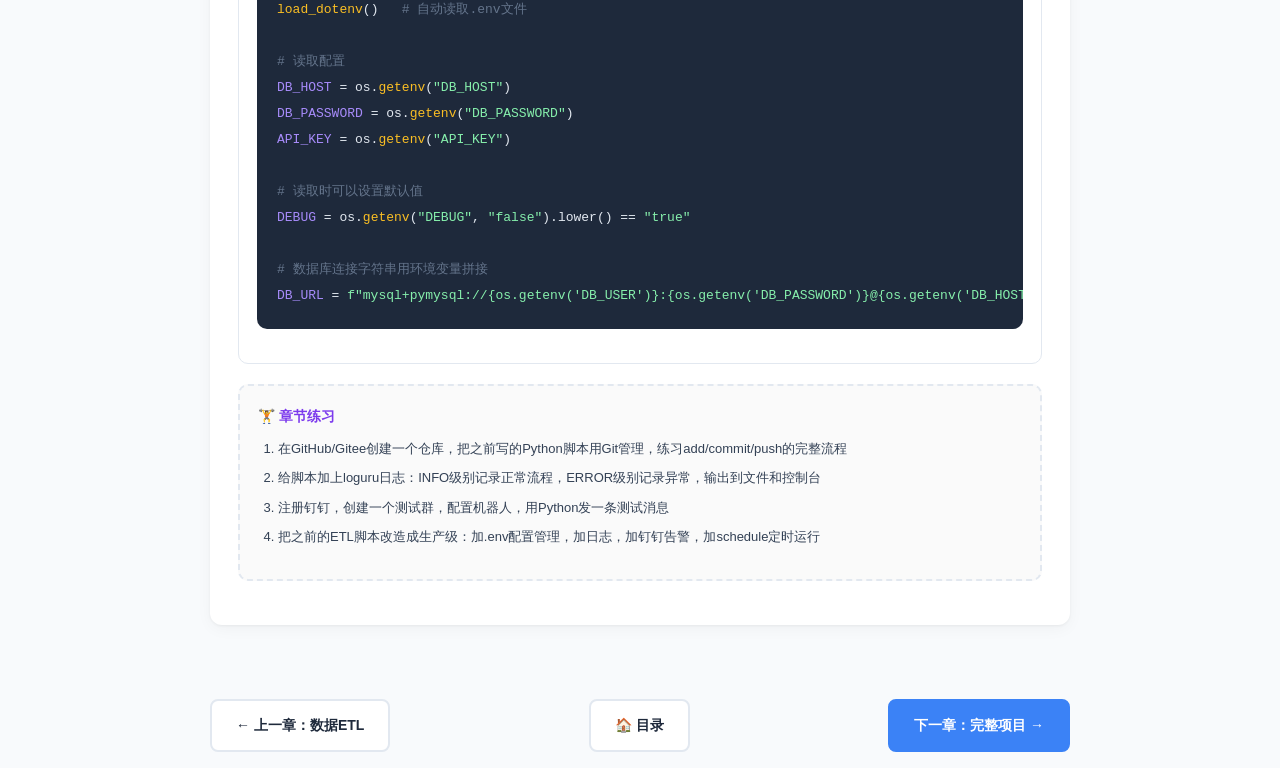
<file: ch5-engineering.html>
<!DOCTYPE html>
<html lang="zh-CN">
<head>
<meta charset="UTF-8">
<title>第5章 · 工程化开发规范</title>
<link rel="stylesheet" href="common.css">
</head>
<body>
<div class="page-header ch5">
  <a href="index.html" class="back-btn">← 返回目录</a>
  <div class="ch-num">第 5 章</div>
  <h1>工程化开发规范</h1>
  <p>Git版本控制 · 日志系统 · 定时任务 · 告警通知 · 代码规范</p>
</div>
<div class="content">

<div class="section">
  <h2 class="sec-title">🌿 5.1 Git 版本控制完整教程</h2>

  <div class="concept-box">
    <div class="concept-icon">⏮️</div>
    <div class="concept-body">
      <h4>为什么要用Git？</h4>
      <p>想象你改了一个脚本，发现新版本有bug，但老版本可以用，你怎么回到老版本？<br>
      如果没有Git：翻历史备份，也许找不到了。<br>
      有了Git：<code>git checkout</code> 秒回任意历史版本，还能看到每次改了什么、谁改的。</p>
    </div>
  </div>

  <h3>📦 Git 核心概念图解</h3>
  <div class="flow-row">
    <div class="flow-node">📝 工作区<br><small>你改的文件</small></div>
    <div class="flow-arrow">git add →</div>
    <div class="flow-node active">📋 暂存区<br><small>准备提交的变更</small></div>
    <div class="flow-arrow">git commit →</div>
    <div class="flow-node">🗄️ 本地仓库<br><small>已提交的历史</small></div>
    <div class="flow-arrow">git push →</div>
    <div class="flow-node active">☁️ 远程仓库<br><small>GitHub/GitLab</small></div>
  </div>

  <div class="knowledge-point">
    <div class="kp-header"><div class="kp-num">1</div><h4>Git基础命令（每天都用）</h4></div>
    <div class="kp-body">
      <div class="code-wrap">
        <div class="code-header"><div class="code-dots"><span class="dot-red"></span><span class="dot-yellow"></span><span class="dot-green"></span></div><div class="code-lang">bash</div></div>
        <div class="code-body"><span class="c"># ===== 初始化与配置 =====</span>
git config --global user.name "党光会"
git config --global user.email "your@email.com"
git init                          <span class="c"># 在当前目录初始化Git仓库</span>
git clone URL                     <span class="c"># 克隆远程仓库到本地</span>

<span class="c"># ===== 查看状态 =====</span>
git status                        <span class="c"># 查看哪些文件被修改了</span>
git log --oneline --graph         <span class="c"># 查看提交历史（图形化）</span>
git diff                          <span class="c"># 查看工作区的具体改动</span>
git diff --staged                 <span class="c"># 查看暂存区的改动</span>

<span class="c"># ===== 日常提交流程 =====</span>
git add .                         <span class="c"># 暂存所有变更（常用）</span>
git add src/main.py               <span class="c"># 只暂存指定文件</span>
git add -p                        <span class="c"># 交互式选择要暂存的内容</span>

git commit -m "fix: 修复订单金额计算错误"  <span class="c"># 提交并写描述</span>

<span class="c"># ===== 分支操作 =====</span>
git branch                        <span class="c"># 查看所有本地分支</span>
git branch -a                     <span class="c"># 查看所有分支（含远程）</span>
git checkout -b feature/add-login <span class="c"># 创建并切换到新分支</span>
git checkout main                 <span class="c"># 切换到main分支</span>
git merge feature/add-login       <span class="c"># 把feature分支合并到当前分支</span>
git branch -d feature/add-login   <span class="c"># 删除已合并的分支</span>

<span class="c"># ===== 远程同步 =====</span>
git push origin main              <span class="c"># 推送到远程main分支</span>
git push -u origin feature/new    <span class="c"># 推送新分支并设置追踪</span>
git pull                          <span class="c"># 拉取并合并远程最新代码</span>
git fetch                         <span class="c"># 只拉取不合并</span>

<span class="c"># ===== 撤销操作 =====</span>
git checkout -- file.py           <span class="c"># 撤销工作区的修改（未add）</span>
git reset HEAD file.py            <span class="c"># 撤销暂存（已add，未commit）</span>
git revert HEAD                   <span class="c"># 撤销最后一次提交（安全）</span>
git stash                         <span class="c"># 临时保存工作区（常用！）</span>
git stash pop                     <span class="c"># 恢复临时保存的工作区</span></div>
      </div>
    </div>
  </div>

  <div class="knowledge-point">
    <div class="kp-header"><div class="kp-num">2</div><h4>Commit 信息规范（面试加分！）</h4></div>
    <div class="kp-body">
      <div class="tip-card blue">
        <h4>规范的commit信息格式（Conventional Commits）</h4>
        <p>格式：<code>类型(范围): 描述</code></p>
      </div>
      <table class="simple-table">
        <tr><th>类型</th><th>含义</th><th>例子</th></tr>
        <tr><td>feat</td><td>新功能</td><td>feat(rpa): 新增订单自动审批流程</td></tr>
        <tr><td>fix</td><td>修复Bug</td><td>fix(etl): 修复金额列空值处理错误</td></tr>
        <tr><td>refactor</td><td>重构代码</td><td>refactor: 抽取公共的API请求函数</td></tr>
        <tr><td>docs</td><td>文档更新</td><td>docs: 更新README安装说明</td></tr>
        <tr><td>test</td><td>添加测试</td><td>test: 添加数据清洗函数单元测试</td></tr>
        <tr><td>chore</td><td>构建/工具</td><td>chore: 更新Python依赖版本</td></tr>
      </table>
    </div>
  </div>

  <div class="knowledge-point">
    <div class="kp-header"><div class="kp-num">3</div><h4>.gitignore 文件（必须配置！）</h4></div>
    <div class="kp-body">
      <p>有些文件不该提交到Git：密码、API Key、临时文件、大数据文件……用.gitignore告诉Git忽略这些。</p>
      <div class="code-wrap">
        <div class="code-header"><div class="code-dots"><span class="dot-red"></span><span class="dot-yellow"></span><span class="dot-green"></span></div><div class="code-lang">.gitignore</div></div>
        <div class="code-body"><span class="c"># Python相关</span>
__pycache__/
*.pyc
*.pyo
*.pyd
.Python
*.egg-info/
dist/
build/

<span class="c"># 环境变量（包含密码！绝对不能提交！）</span>
.env
.env.local
*.env

<span class="c"># 数据文件（可能很大）</span>
*.xlsx
*.csv
data/
output/

<span class="c"># 日志文件</span>
logs/
*.log

<span class="c"># IDE配置</span>
.vscode/
.idea/
*.swp

<span class="c"># 虚拟环境</span>
venv/
.venv/
env/</div>
      </div>
      <div class="danger-box">永远不要把包含密码、API Key的文件提交到Git！一旦推到GitHub，即使删除了也可能被人爬取到。</div>
    </div>
  </div>
</div>

<!-- ===== 5.2 日志系统 ===== -->
<div class="section">
  <h2 class="sec-title">📋 5.2 专业日志系统设计</h2>

  <div class="knowledge-point">
    <div class="kp-header"><div class="kp-num">1</div><h4>使用loguru（比标准logging更简单）</h4></div>
    <div class="kp-body">
      <div class="code-wrap">
        <div class="code-header"><div class="code-dots"><span class="dot-red"></span><span class="dot-yellow"></span><span class="dot-green"></span></div><div class="code-lang">python</div></div>
        <div class="code-body"><span class="c"># 安装：pip install loguru</span>
<span class="k">from</span> loguru <span class="k">import</span> logger
<span class="k">import</span> sys
<span class="k">import</span> os

<span class="c"># ===== 配置日志（在程序入口处配置一次）=====</span>
os.<span class="f">makedirs</span>(<span class="s">"logs"</span>, exist_ok=<span class="k">True</span>)

<span class="c"># 移除默认handler</span>
logger.<span class="f">remove</span>()

<span class="c"># 添加控制台输出（带颜色）</span>
logger.<span class="f">add</span>(sys.stdout, level=<span class="s">"INFO"</span>, colorize=<span class="k">True</span>,
           format=<span class="s">"<green>{time:HH:mm:ss}</green> | <level>{level}</level> | {message}"</span>)

<span class="c"># 添加文件输出（每天一个文件，保留30天）</span>
logger.<span class="f">add</span>(
    <span class="s">"logs/{time:YYYY-MM-DD}.log"</span>,
    rotation=<span class="s">"00:00"</span>,         <span class="c"># 每天午夜切换新文件</span>
    retention=<span class="s">"30 days"</span>,      <span class="c"># 保留30天</span>
    encoding=<span class="s">"utf-8"</span>,
    level=<span class="s">"DEBUG"</span>,
    format=<span class="s">"{time:YYYY-MM-DD HH:mm:ss} | {level} | {function}:{line} | {message}"</span>
)

<span class="c"># ===== 使用日志 =====</span>
logger.<span class="f">debug</span>(<span class="s">"调试信息：变量值={}"</span>, some_var)
logger.<span class="f">info</span>(<span class="s">"开始处理第{}批数据，共{}条"</span>, batch_num, count)
logger.<span class="f">success</span>(<span class="s">"✅ 订单{}处理成功"</span>, order_id)
logger.<span class="f">warning</span>(<span class="s">"⚠️ 数据异常：{}"</span>, detail)
logger.<span class="f">error</span>(<span class="s">"❌ 处理失败：{}"</span>, error_msg)
logger.<span class="f">critical</span>(<span class="s">"💀 严重错误，程序即将停止"</span>)

<span class="c"># 记录异常（带完整traceback）</span>
<span class="k">try</span>:
    <span class="f">risky_operation</span>()
<span class="k">except</span> Exception <span class="k">as</span> e:
    logger.<span class="f">exception</span>(<span class="s">"操作失败"</span>)   <span class="c"># 自动记录完整的异常堆栈</span>

<span class="c"># ===== 结构化日志（便于后续分析）=====</span>
<span class="c"># 在消息中加入关键字段，方便grep搜索</span>
logger.<span class="f">info</span>(<span class="s">f"[ORDER] id={order_id} status=success amount={amount} customer={customer}"</span>)
<span class="c"># grep "ORDER" logs/2024-01-15.log | grep "status=error"  就能快速找到所有失败订单</span></div>
      </div>
    </div>
  </div>
</div>

<!-- ===== 5.3 定时任务 ===== -->
<div class="section">
  <h2 class="sec-title">⏰ 5.3 定时任务详解</h2>

  <div class="knowledge-point">
    <div class="kp-header"><div class="kp-num">1</div><h4>schedule库（简单场景）</h4></div>
    <div class="kp-body">
      <div class="code-wrap">
        <div class="code-header"><div class="code-dots"><span class="dot-red"></span><span class="dot-yellow"></span><span class="dot-green"></span></div><div class="code-lang">python</div></div>
        <div class="code-body"><span class="c"># 安装：pip install schedule</span>
<span class="k">import</span> schedule
<span class="k">import</span> time
<span class="k">from</span> loguru <span class="k">import</span> logger

<span class="k">def</span> <span class="f">morning_sync</span>():
    logger.<span class="f">info</span>(<span class="s">"执行早间数据同步..."</span>)
    <span class="c"># 实际业务逻辑</span>

<span class="k">def</span> <span class="f">hourly_check</span>():
    logger.<span class="f">info</span>(<span class="s">"执行每小时检查..."</span>)

<span class="k">def</span> <span class="f">weekly_report</span>():
    logger.<span class="f">info</span>(<span class="s">"生成周报..."</span>)

<span class="c"># 设置各种定时规则</span>
schedule.every().<span class="f">day.at</span>(<span class="s">"08:00"</span>).<span class="f">do</span>(<span class="v">morning_sync</span>)    <span class="c"># 每天8:00</span>
schedule.every().<span class="f">day.at</span>(<span class="s">"18:00"</span>).<span class="f">do</span>(<span class="v">morning_sync</span>)    <span class="c"># 每天18:00也跑一次</span>
schedule.every(<span class="n">30</span>).<span class="f">minutes.do</span>(<span class="v">hourly_check</span>)          <span class="c"># 每30分钟</span>
schedule.every().<span class="f">monday.at</span>(<span class="s">"09:00"</span>).<span class="f">do</span>(<span class="v">weekly_report</span>) <span class="c"># 每周一9点</span>

logger.<span class="f">info</span>(<span class="s">"定时任务已启动，等待调度..."</span>)
<span class="k">while</span> <span class="k">True</span>:
    schedule.<span class="f">run_pending</span>()
    time.<span class="f">sleep</span>(<span class="n">60</span>)   <span class="c"># 每分钟检查一次是否有任务需要执行</span></div>
      </div>
    </div>
  </div>

  <div class="knowledge-point">
    <div class="kp-header"><div class="kp-num">2</div><h4>Windows任务计划程序（生产推荐）</h4></div>
    <div class="kp-body">
      <p>如果在Windows服务器部署，用Windows任务计划程序比schedule更可靠（程序崩了会自动重启）。</p>
      <div class="step-list">
        <div class="step-row">
          <div class="step-num">1</div>
          <div class="step-body">
            <h4>搜索"任务计划程序"并打开</h4>
          </div>
        </div>
        <div class="step-row">
          <div class="step-num">2</div>
          <div class="step-body">
            <h4>创建基本任务</h4>
            <p>操作 → 创建基本任务 → 填写名称和触发时间</p>
          </div>
        </div>
        <div class="step-row">
          <div class="step-num">3</div>
          <div class="step-body">
            <h4>设置操作</h4>
            <p>程序：<code>C:\Python\python.exe</code><br>
            参数：<code>C:\scripts\daily_sync.py</code></p>
          </div>
        </div>
      </div>
    </div>
  </div>
</div>

<!-- ===== 5.4 告警通知 ===== -->
<div class="section">
  <h2 class="sec-title">🔔 5.4 异常监控与告警通知</h2>

  <div class="knowledge-point">
    <div class="kp-header"><div class="kp-num">1</div><h4>钉钉机器人告警</h4></div>
    <div class="kp-body">
      <div class="step-list">
        <div class="step-row">
          <div class="step-num">1</div>
          <div class="step-body">
            <h4>创建钉钉机器人</h4>
            <p>钉钉群 → 群设置 → 机器人 → 添加机器人 → 自定义机器人 → 复制Webhook URL</p>
          </div>
        </div>
      </div>
      <div class="code-wrap">
        <div class="code-header"><div class="code-dots"><span class="dot-red"></span><span class="dot-yellow"></span><span class="dot-green"></span></div><div class="code-lang">python</div></div>
        <div class="code-body"><span class="k">import</span> requests
<span class="k">from</span> datetime <span class="k">import</span> datetime

<span class="v">DING_WEBHOOK</span> = <span class="s">"https://oapi.dingtalk.com/robot/send?access_token=你的token"</span>

<span class="k">def</span> <span class="f">send_alert</span>(<span class="v">title</span>: str, <span class="v">content</span>: str, <span class="v">is_error</span>: bool = <span class="k">False</span>):
    <span class="s">"""发送钉钉告警"""</span>
    <span class="v">emoji</span> = <span class="s">"🚨"</span> <span class="k">if</span> <span class="v">is_error</span> <span class="k">else</span> <span class="s">"✅"</span>
    <span class="v">payload</span> = {
        <span class="s">"msgtype"</span>: <span class="s">"markdown"</span>,
        <span class="s">"markdown"</span>: {
            <span class="s">"title"</span>: <span class="s">f"{emoji} {title}"</span>,
            <span class="s">"text"</span>: <span class="s">f"## {emoji} {title}\n\n{content}\n\n> 时间：{datetime.now().strftime('%Y-%m-%d %H:%M:%S')}"</span>
        }
    }
    <span class="k">try</span>:
        <span class="v">resp</span> = requests.<span class="f">post</span>(<span class="v">DING_WEBHOOK</span>, json=<span class="v">payload</span>, timeout=<span class="n">5</span>)
        <span class="k">if</span> <span class="v">resp</span>.<span class="f">json</span>().<span class="f">get</span>(<span class="s">"errcode"</span>) == <span class="n">0</span>:
            <span class="f">print</span>(<span class="s">"✅ 钉钉通知发送成功"</span>)
        <span class="k">else</span>:
            <span class="f">print</span>(<span class="s">f"❌ 发送失败：{resp.text}"</span>)
    <span class="k">except</span> Exception <span class="k">as</span> e:
        <span class="f">print</span>(<span class="s">f"❌ 网络错误：{e}"</span>)

<span class="c"># 使用示例</span>
<span class="f">send_alert</span>(<span class="s">"数据同步完成"</span>, <span class="s">"本次同步：成功100条，失败0条"</span>)
<span class="f">send_alert</span>(<span class="s">"数据同步异常"</span>, <span class="s">"**错误信息：** 数据库连接超时\n**建议：** 检查数据库状态"</span>, is_error=<span class="k">True</span>)</div>
      </div>
    </div>
  </div>

  <div class="knowledge-point">
    <div class="kp-header"><div class="kp-num">2</div><h4>完整的异常监控装饰器</h4></div>
    <div class="kp-body">
      <div class="code-wrap">
        <div class="code-header"><div class="code-dots"><span class="dot-red"></span><span class="dot-yellow"></span><span class="dot-green"></span></div><div class="code-lang">python</div></div>
        <div class="code-body"><span class="k">import</span> functools
<span class="k">from</span> loguru <span class="k">import</span> logger

<span class="k">def</span> <span class="f">monitor_task</span>(<span class="v">task_name</span>: str):
    <span class="s">"""任务监控装饰器：自动记录日志，出错时发告警"""</span>
    <span class="k">def</span> <span class="f">decorator</span>(<span class="v">func</span>):
        @functools.<span class="f">wraps</span>(<span class="v">func</span>)
        <span class="k">def</span> <span class="f">wrapper</span>(*args, **kwargs):
            <span class="v">start</span> = <span class="f">datetime</span>.<span class="f">now</span>()
            logger.<span class="f">info</span>(<span class="s">f"[{task_name}] 开始执行"</span>)
            <span class="k">try</span>:
                <span class="v">result</span> = <span class="f">func</span>(*args, **kwargs)
                <span class="v">elapsed</span> = (datetime.<span class="f">now</span>() - <span class="v">start</span>).seconds
                logger.<span class="f">success</span>(<span class="s">f"[{task_name}] 执行成功，耗时{elapsed}秒"</span>)
                <span class="f">send_alert</span>(<span class="s">f"{task_name}执行成功"</span>, <span class="s">f"耗时：{elapsed}秒"</span>)
                <span class="k">return</span> <span class="v">result</span>
            <span class="k">except</span> Exception <span class="k">as</span> e:
                logger.<span class="f">exception</span>(<span class="s">f"[{task_name}] 执行失败"</span>)
                <span class="f">send_alert</span>(<span class="s">f"{task_name}执行失败"</span>, <span class="s">f"错误：{str(e)}"</span>, is_error=<span class="k">True</span>)
                <span class="k">raise</span>
        <span class="k">return</span> <span class="v">wrapper</span>
    <span class="k">return</span> <span class="v">decorator</span>

<span class="c"># 使用：在函数上加一行装饰器即可自动监控</span>
@<span class="f">monitor_task</span>(<span class="s">"每日数据同步"</span>)
<span class="k">def</span> <span class="f">daily_sync</span>():
    <span class="c"># 正常写业务代码，不需要写任何日志和告警代码</span>
    <span class="f">fetch_data</span>()
    <span class="f">process_data</span>()
    <span class="f">save_result</span>()</div>
      </div>
    </div>
  </div>
</div>

<!-- ===== 5.5 环境变量管理 ===== -->
<div class="section">
  <h2 class="sec-title">🔐 5.5 配置与密码管理</h2>

  <div class="danger-box">永远不要把密码、API Key、数据库连接字符串写死在代码里！要用环境变量或配置文件管理。</div>

  <div class="knowledge-point">
    <div class="kp-header"><div class="kp-num">1</div><h4>使用.env文件管理配置</h4></div>
    <div class="kp-body">
      <div class="code-wrap">
        <div class="code-header"><div class="code-dots"><span class="dot-red"></span><span class="dot-yellow"></span><span class="dot-green"></span></div><div class="code-lang">.env文件</div></div>
        <div class="code-body"><span class="c"># .env 文件（在.gitignore里排除它！）</span>
DB_HOST=192.168.1.100
DB_PORT=3306
DB_USER=admin
DB_PASSWORD=your_password_here
DB_NAME=production

API_KEY=your-api-key-here
DING_WEBHOOK=https://oapi.dingtalk.com/robot/send?access_token=xxx

DEBUG=false</div>
      </div>
      <div class="code-wrap">
        <div class="code-header"><div class="code-dots"><span class="dot-red"></span><span class="dot-yellow"></span><span class="dot-green"></span></div><div class="code-lang">python</div></div>
        <div class="code-body"><span class="c"># 安装：pip install python-dotenv</span>
<span class="k">from</span> dotenv <span class="k">import</span> load_dotenv
<span class="k">import</span> os

<span class="f">load_dotenv</span>()   <span class="c"># 自动读取.env文件</span>

<span class="c"># 读取配置</span>
<span class="v">DB_HOST</span> = os.<span class="f">getenv</span>(<span class="s">"DB_HOST"</span>)
<span class="v">DB_PASSWORD</span> = os.<span class="f">getenv</span>(<span class="s">"DB_PASSWORD"</span>)
<span class="v">API_KEY</span> = os.<span class="f">getenv</span>(<span class="s">"API_KEY"</span>)

<span class="c"># 读取时可以设置默认值</span>
<span class="v">DEBUG</span> = os.<span class="f">getenv</span>(<span class="s">"DEBUG"</span>, <span class="s">"false"</span>).lower() == <span class="s">"true"</span>

<span class="c"># 数据库连接字符串用环境变量拼接</span>
<span class="v">DB_URL</span> = <span class="s">f"mysql+pymysql://{os.getenv('DB_USER')}:{os.getenv('DB_PASSWORD')}@{os.getenv('DB_HOST')}/{os.getenv('DB_NAME')}"</span></div>
      </div>
    </div>
  </div>

  <div class="exercise">
    <h4>🏋️ 章节练习</h4>
    <ol>
      <li>在GitHub/Gitee创建一个仓库，把之前写的Python脚本用Git管理，练习add/commit/push的完整流程</li>
      <li>给脚本加上loguru日志：INFO级别记录正常流程，ERROR级别记录异常，输出到文件和控制台</li>
      <li>注册钉钉，创建一个测试群，配置机器人，用Python发一条测试消息</li>
      <li>把之前的ETL脚本改造成生产级：加.env配置管理，加日志，加钉钉告警，加schedule定时运行</li>
    </ol>
  </div>
</div>

</div>
<div class="nav-footer">
  <a href="ch4-etl.html" class="nav-btn">← 上一章：数据ETL</a>
  <a href="index.html" class="nav-btn">🏠 目录</a>
  <a href="ch6-projects.html" class="nav-btn primary">下一章：完整项目 →</a>
</div>
</body>
</html>
</file>
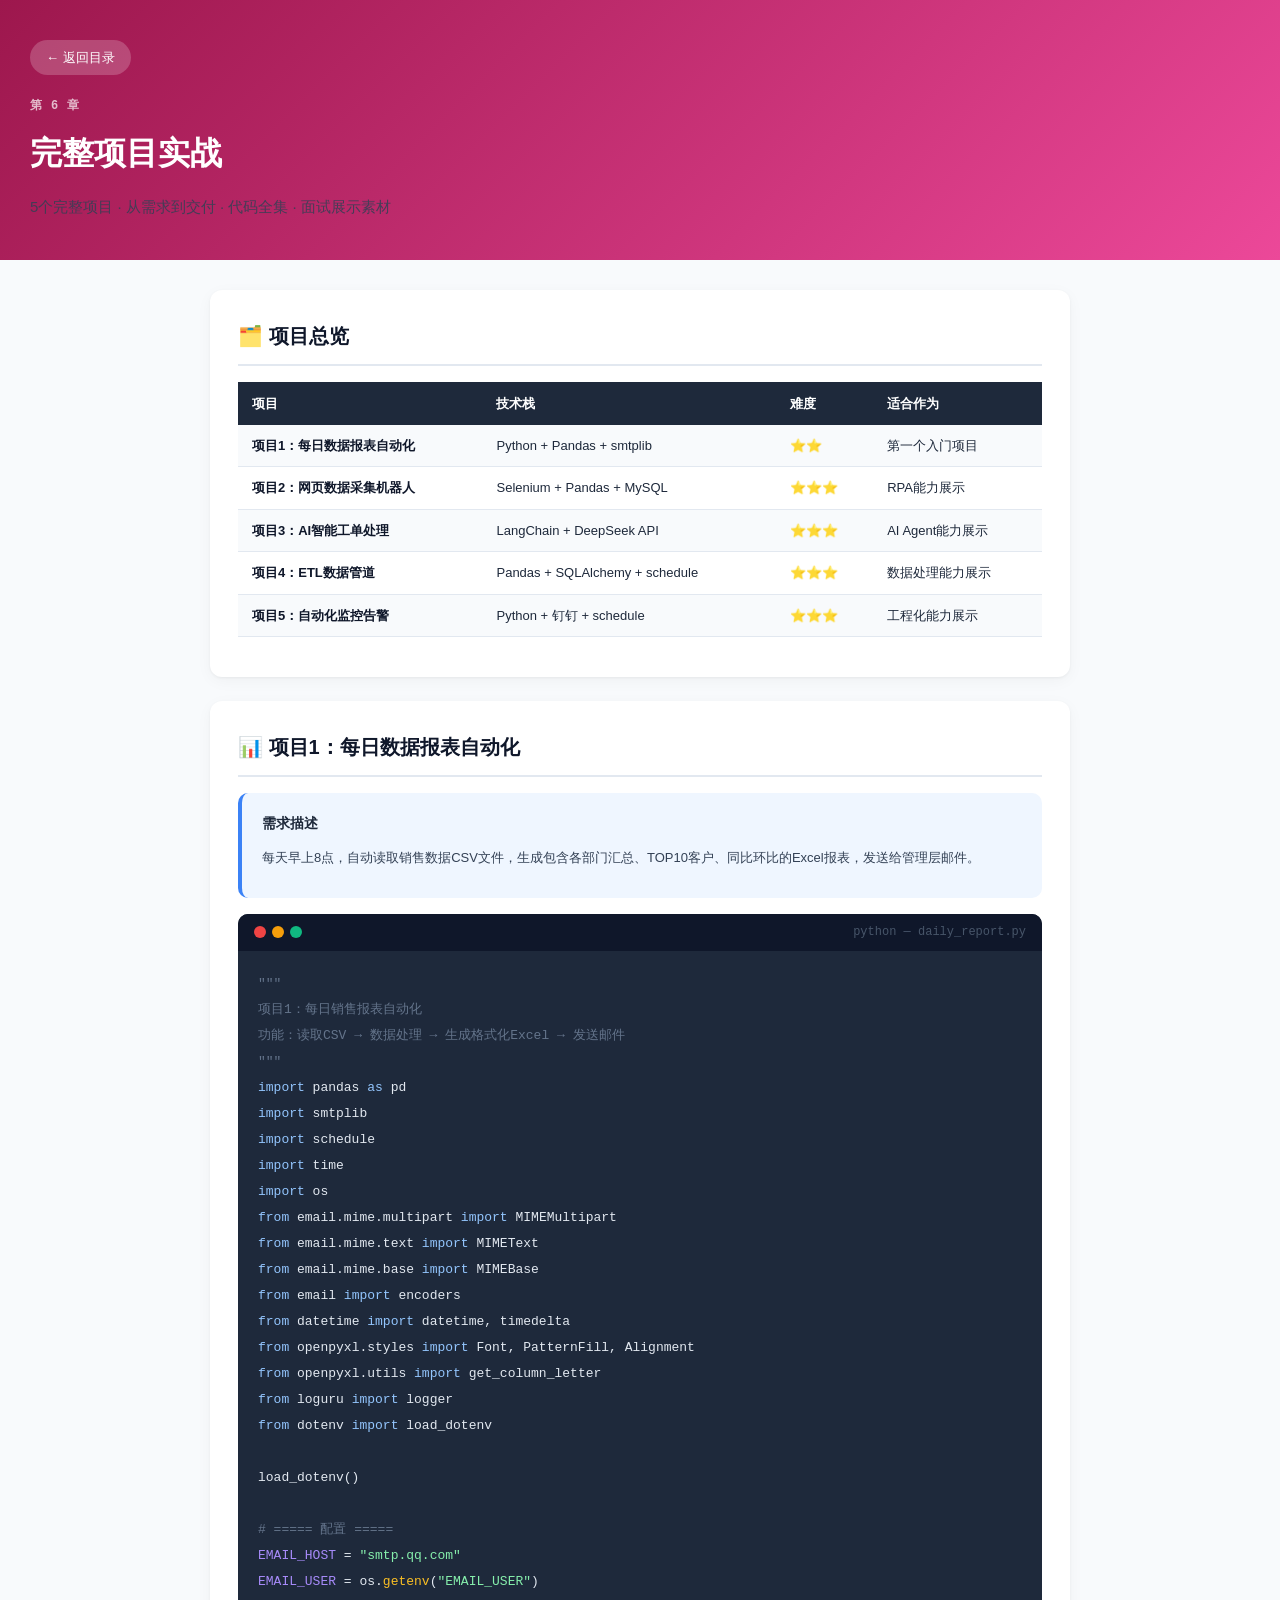
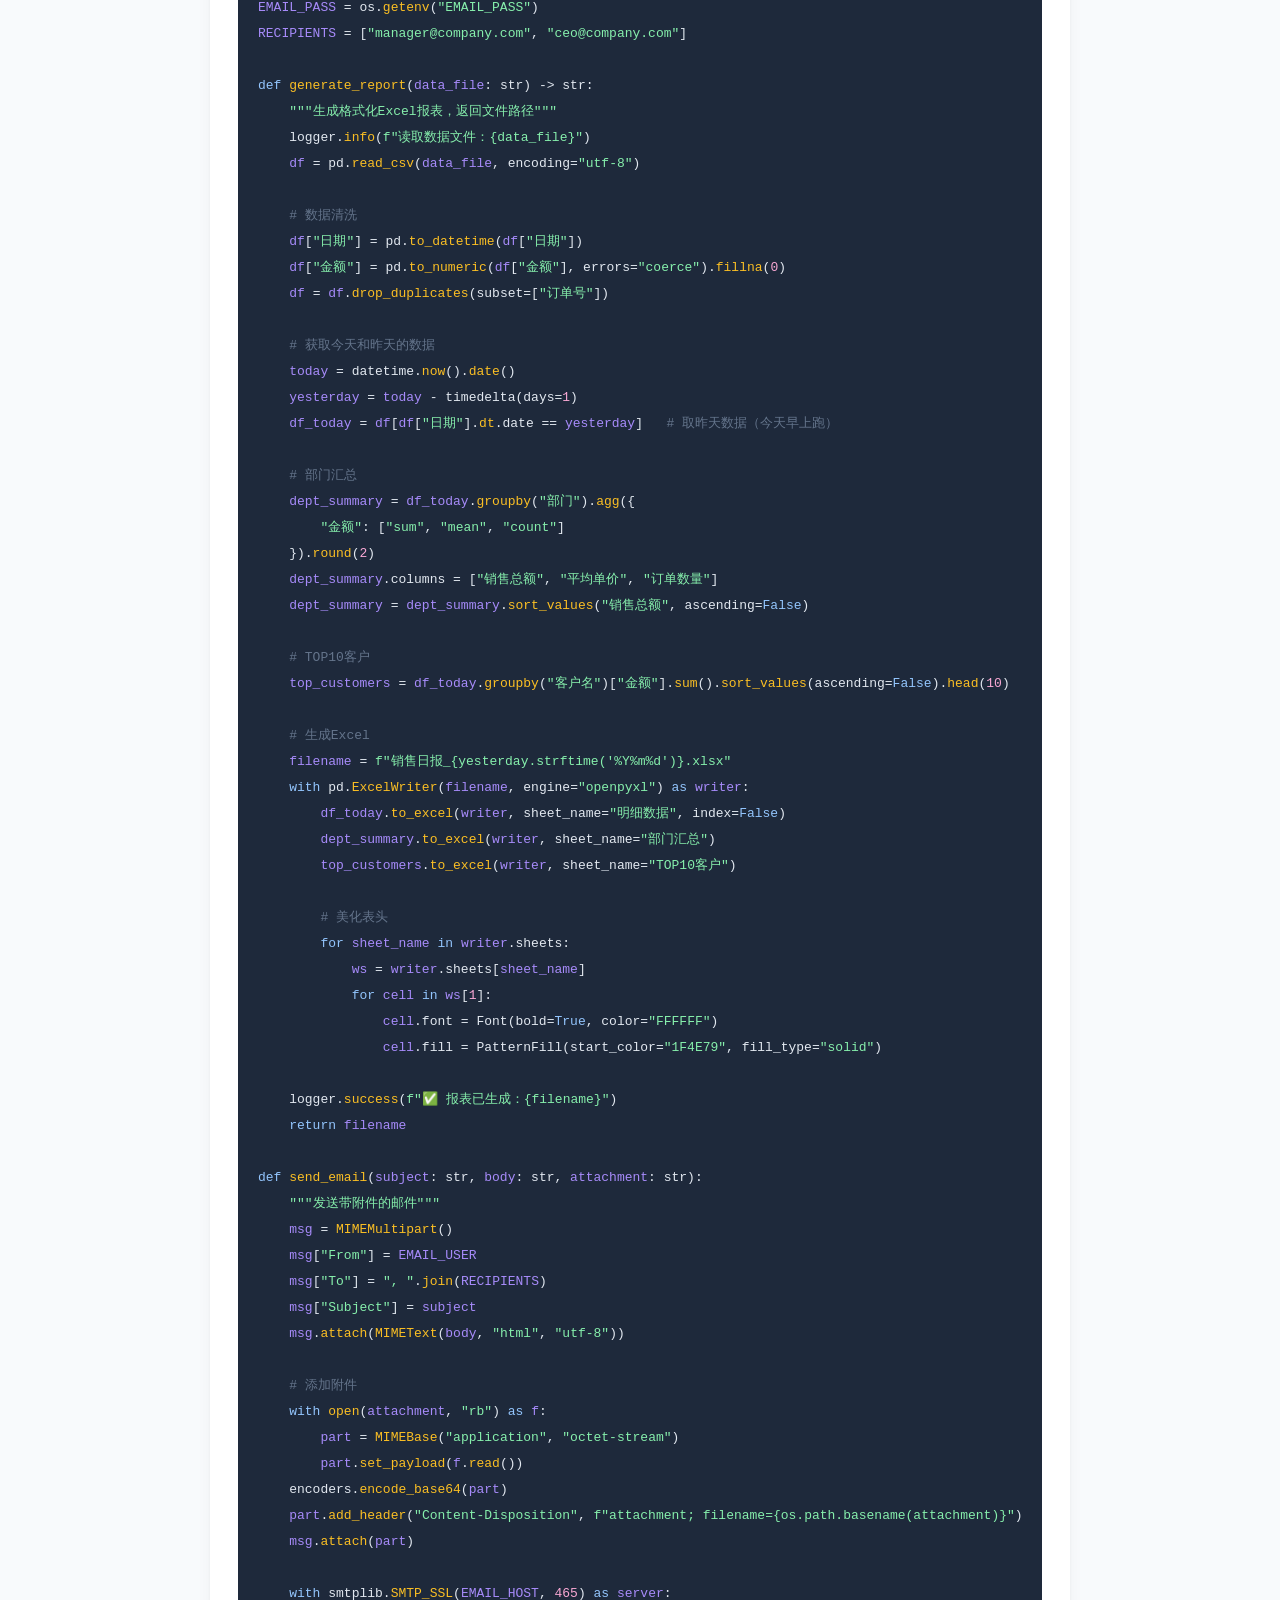
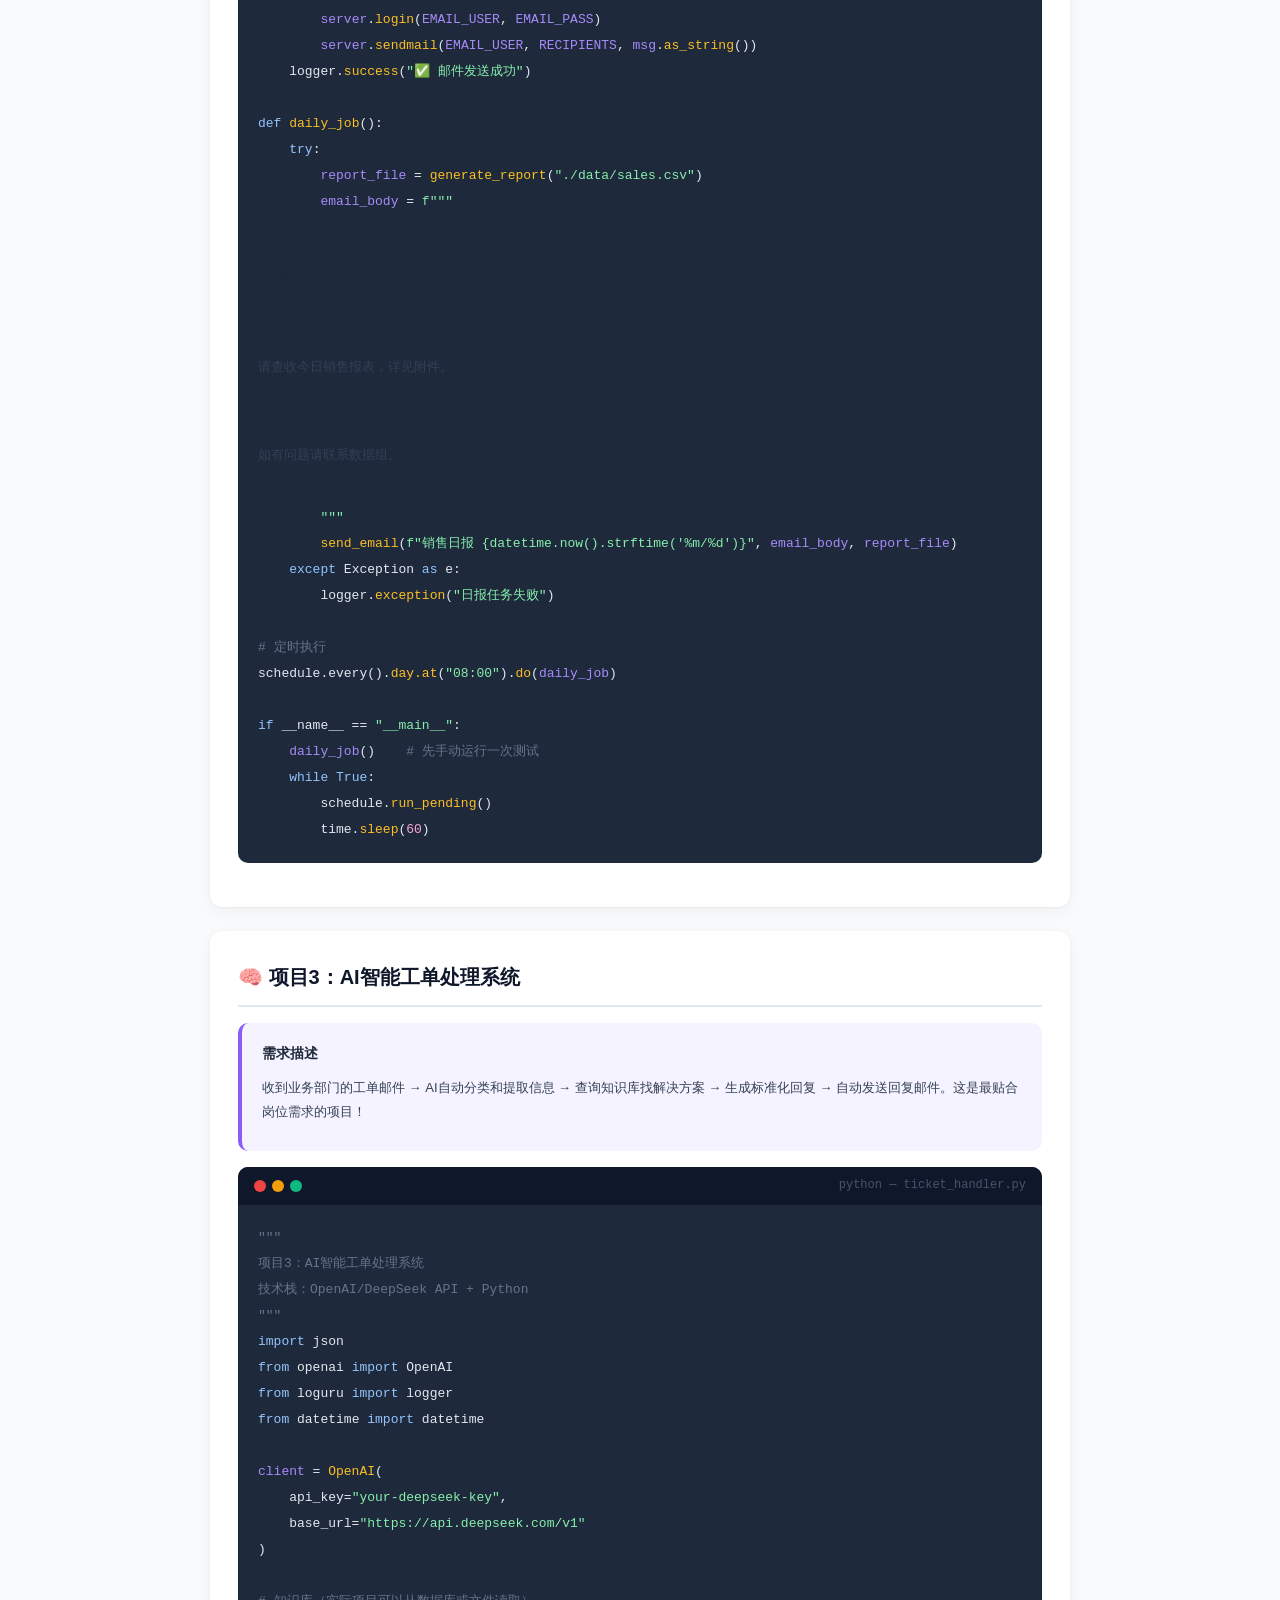
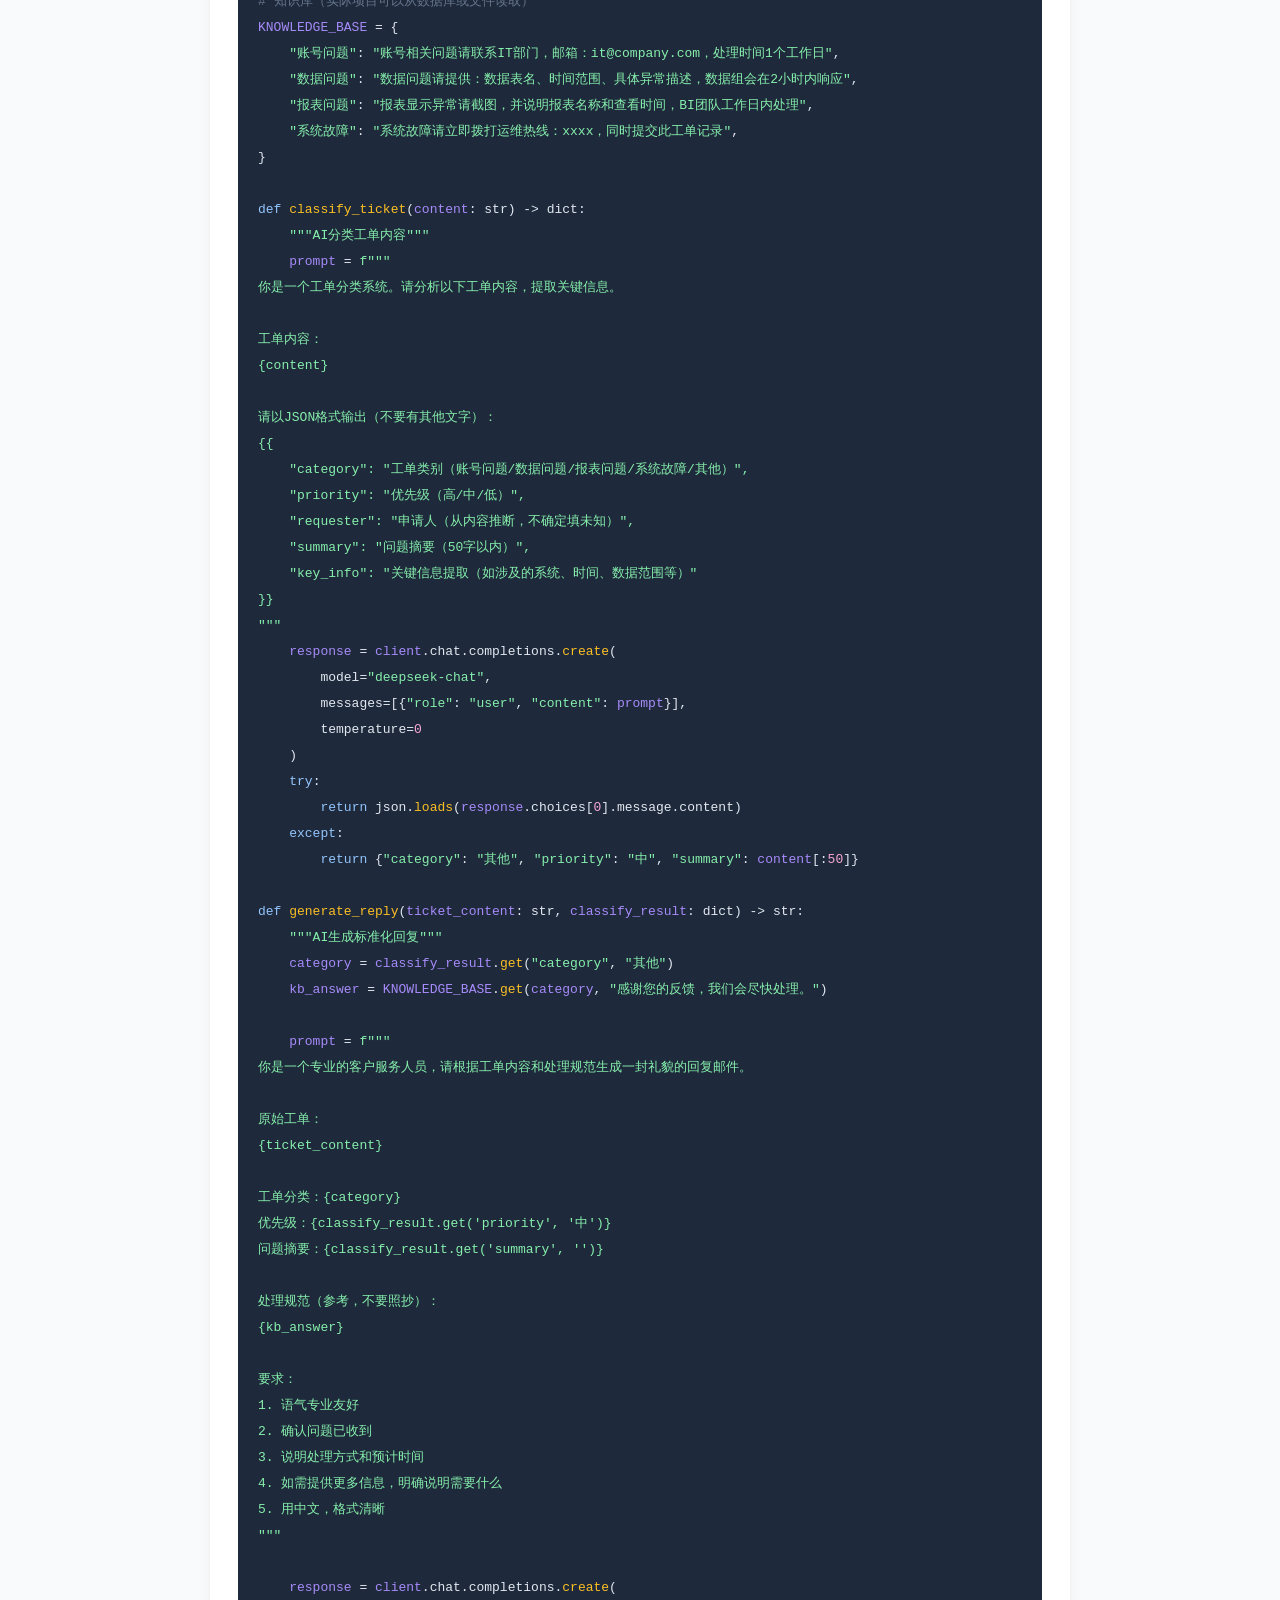
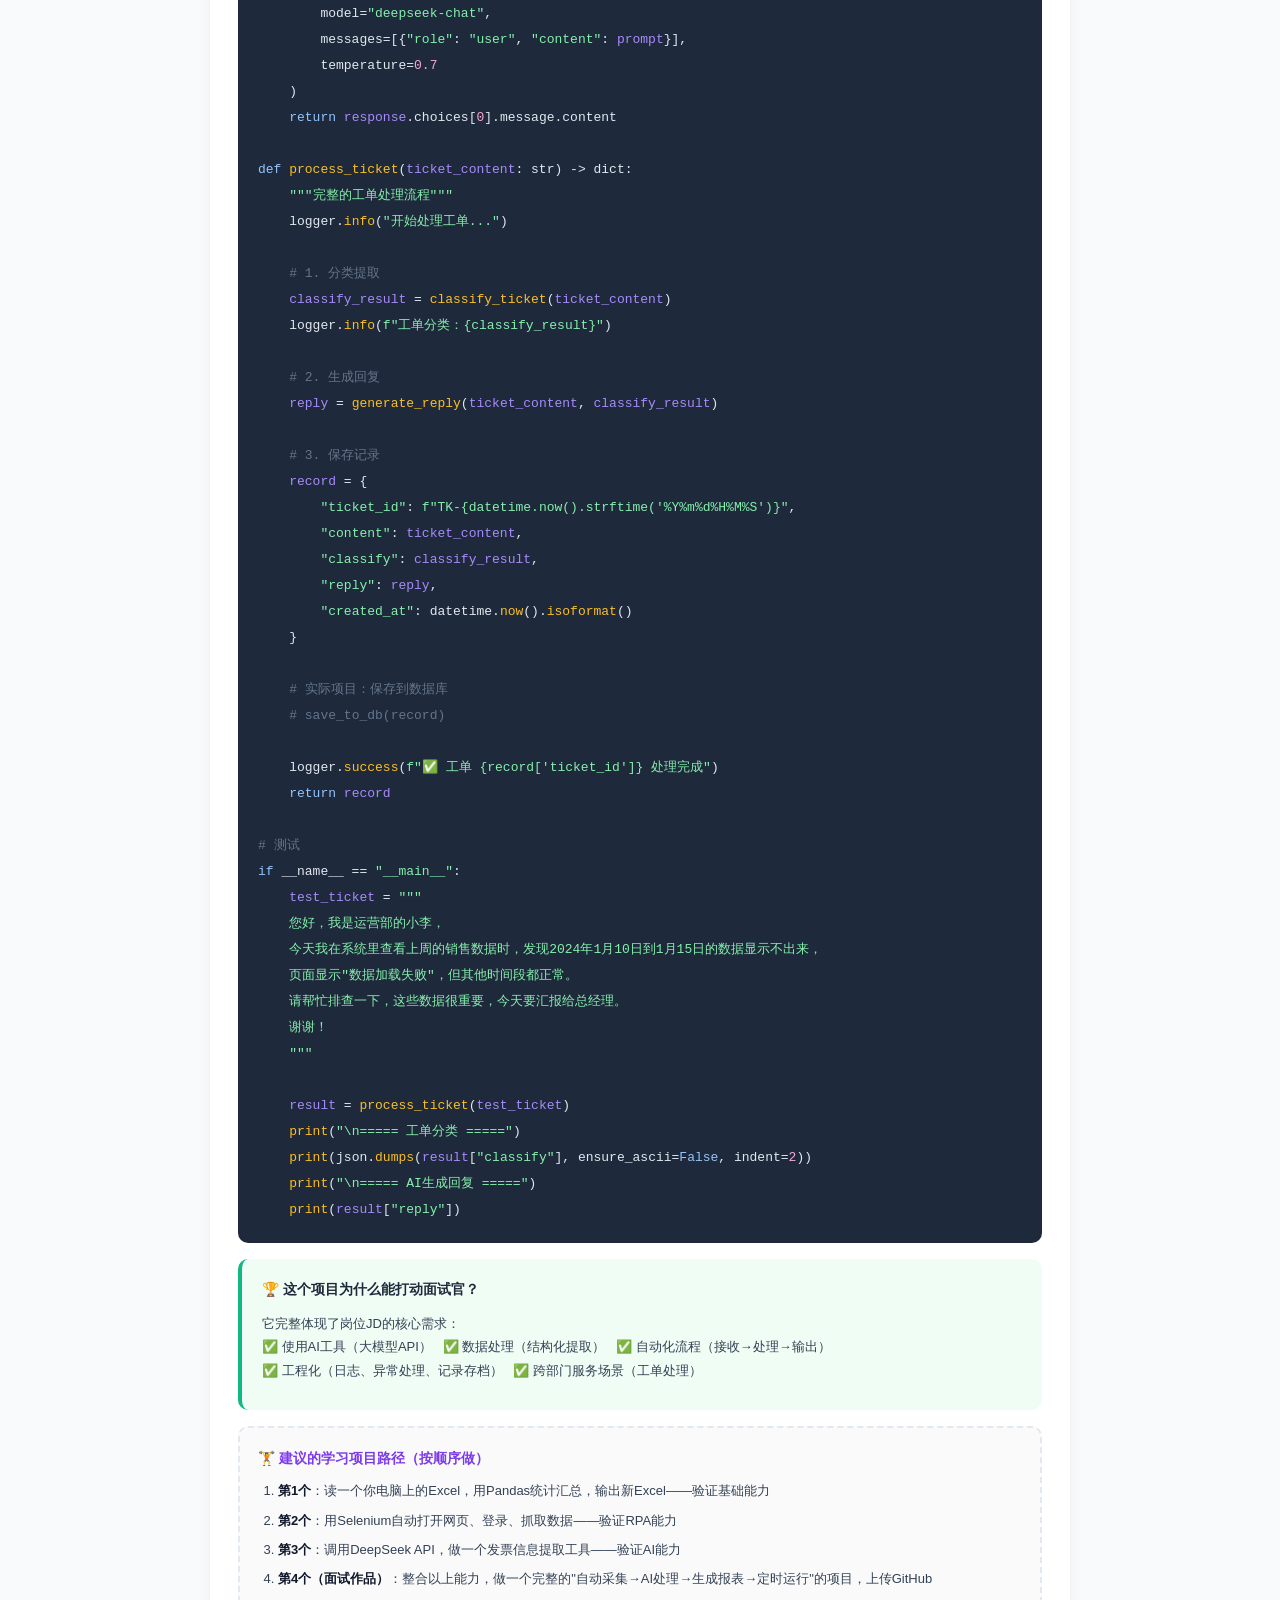
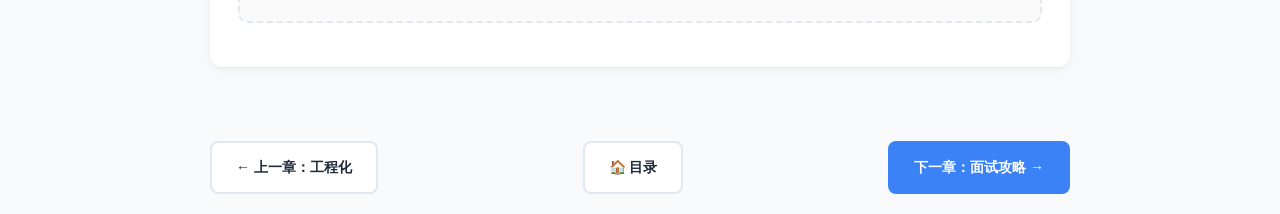
<file: ch6-projects.html>
<!DOCTYPE html>
<html lang="zh-CN">
<head>
<meta charset="UTF-8">
<title>第6章 · 完整项目实战</title>
<link rel="stylesheet" href="common.css">
</head>
<body>
<div class="page-header ch6">
  <a href="index.html" class="back-btn">← 返回目录</a>
  <div class="ch-num">第 6 章</div>
  <h1>完整项目实战</h1>
  <p>5个完整项目 · 从需求到交付 · 代码全集 · 面试展示素材</p>
</div>
<div class="content">

<div class="section">
  <h2 class="sec-title">🗂️ 项目总览</h2>
  <table class="simple-table">
    <tr>
      <th>项目</th><th>技术栈</th><th>难度</th><th>适合作为</th>
    </tr>
    <tr><td><strong>项目1：每日数据报表自动化</strong></td><td>Python + Pandas + smtplib</td><td>⭐⭐</td><td>第一个入门项目</td></tr>
    <tr><td><strong>项目2：网页数据采集机器人</strong></td><td>Selenium + Pandas + MySQL</td><td>⭐⭐⭐</td><td>RPA能力展示</td></tr>
    <tr><td><strong>项目3：AI智能工单处理</strong></td><td>LangChain + DeepSeek API</td><td>⭐⭐⭐</td><td>AI Agent能力展示</td></tr>
    <tr><td><strong>项目4：ETL数据管道</strong></td><td>Pandas + SQLAlchemy + schedule</td><td>⭐⭐⭐</td><td>数据处理能力展示</td></tr>
    <tr><td><strong>项目5：自动化监控告警</strong></td><td>Python + 钉钉 + schedule</td><td>⭐⭐⭐</td><td>工程化能力展示</td></tr>
  </table>
</div>

<!-- ===== 项目1 ===== -->
<div class="section">
  <h2 class="sec-title">📊 项目1：每日数据报表自动化</h2>

  <div class="tip-card blue">
    <h4>需求描述</h4>
    <p>每天早上8点，自动读取销售数据CSV文件，生成包含各部门汇总、TOP10客户、同比环比的Excel报表，发送给管理层邮件。</p>
  </div>

  <div class="code-wrap">
    <div class="code-header"><div class="code-dots"><span class="dot-red"></span><span class="dot-yellow"></span><span class="dot-green"></span></div><div class="code-lang">python — daily_report.py</div></div>
    <div class="code-body"><span class="c">"""
项目1：每日销售报表自动化
功能：读取CSV → 数据处理 → 生成格式化Excel → 发送邮件
"""</span>
<span class="k">import</span> pandas <span class="k">as</span> pd
<span class="k">import</span> smtplib
<span class="k">import</span> schedule
<span class="k">import</span> time
<span class="k">import</span> os
<span class="k">from</span> email.mime.multipart <span class="k">import</span> MIMEMultipart
<span class="k">from</span> email.mime.text <span class="k">import</span> MIMEText
<span class="k">from</span> email.mime.base <span class="k">import</span> MIMEBase
<span class="k">from</span> email <span class="k">import</span> encoders
<span class="k">from</span> datetime <span class="k">import</span> datetime, timedelta
<span class="k">from</span> openpyxl.styles <span class="k">import</span> Font, PatternFill, Alignment
<span class="k">from</span> openpyxl.utils <span class="k">import</span> get_column_letter
<span class="k">from</span> loguru <span class="k">import</span> logger
<span class="k">from</span> dotenv <span class="k">import</span> load_dotenv

load_dotenv()

<span class="c"># ===== 配置 =====</span>
<span class="v">EMAIL_HOST</span> = <span class="s">"smtp.qq.com"</span>
<span class="v">EMAIL_USER</span> = os.<span class="f">getenv</span>(<span class="s">"EMAIL_USER"</span>)
<span class="v">EMAIL_PASS</span> = os.<span class="f">getenv</span>(<span class="s">"EMAIL_PASS"</span>)
<span class="v">RECIPIENTS</span> = [<span class="s">"manager@company.com"</span>, <span class="s">"ceo@company.com"</span>]

<span class="k">def</span> <span class="f">generate_report</span>(<span class="v">data_file</span>: str) -> str:
    <span class="s">"""生成格式化Excel报表，返回文件路径"""</span>
    logger.<span class="f">info</span>(<span class="s">f"读取数据文件：{data_file}"</span>)
    <span class="v">df</span> = pd.<span class="f">read_csv</span>(<span class="v">data_file</span>, encoding=<span class="s">"utf-8"</span>)
    
    <span class="c"># 数据清洗</span>
    <span class="v">df</span>[<span class="s">"日期"</span>] = pd.<span class="f">to_datetime</span>(<span class="v">df</span>[<span class="s">"日期"</span>])
    <span class="v">df</span>[<span class="s">"金额"</span>] = pd.<span class="f">to_numeric</span>(<span class="v">df</span>[<span class="s">"金额"</span>], errors=<span class="s">"coerce"</span>).<span class="f">fillna</span>(<span class="n">0</span>)
    <span class="v">df</span> = <span class="v">df</span>.<span class="f">drop_duplicates</span>(subset=[<span class="s">"订单号"</span>])
    
    <span class="c"># 获取今天和昨天的数据</span>
    <span class="v">today</span> = datetime.<span class="f">now</span>().<span class="f">date</span>()
    <span class="v">yesterday</span> = <span class="v">today</span> - timedelta(days=<span class="n">1</span>)
    <span class="v">df_today</span> = <span class="v">df</span>[<span class="v">df</span>[<span class="s">"日期"</span>].<span class="f">dt</span>.date == <span class="v">yesterday</span>]   <span class="c"># 取昨天数据（今天早上跑）</span>
    
    <span class="c"># 部门汇总</span>
    <span class="v">dept_summary</span> = <span class="v">df_today</span>.<span class="f">groupby</span>(<span class="s">"部门"</span>).<span class="f">agg</span>({
        <span class="s">"金额"</span>: [<span class="s">"sum"</span>, <span class="s">"mean"</span>, <span class="s">"count"</span>]
    }).<span class="f">round</span>(<span class="n">2</span>)
    <span class="v">dept_summary</span>.columns = [<span class="s">"销售总额"</span>, <span class="s">"平均单价"</span>, <span class="s">"订单数量"</span>]
    <span class="v">dept_summary</span> = <span class="v">dept_summary</span>.<span class="f">sort_values</span>(<span class="s">"销售总额"</span>, ascending=<span class="k">False</span>)
    
    <span class="c"># TOP10客户</span>
    <span class="v">top_customers</span> = <span class="v">df_today</span>.<span class="f">groupby</span>(<span class="s">"客户名"</span>)[<span class="s">"金额"</span>].<span class="f">sum</span>().<span class="f">sort_values</span>(ascending=<span class="k">False</span>).<span class="f">head</span>(<span class="n">10</span>)
    
    <span class="c"># 生成Excel</span>
    <span class="v">filename</span> = <span class="s">f"销售日报_{yesterday.strftime('%Y%m%d')}.xlsx"</span>
    <span class="k">with</span> pd.<span class="f">ExcelWriter</span>(<span class="v">filename</span>, engine=<span class="s">"openpyxl"</span>) <span class="k">as</span> <span class="v">writer</span>:
        <span class="v">df_today</span>.<span class="f">to_excel</span>(<span class="v">writer</span>, sheet_name=<span class="s">"明细数据"</span>, index=<span class="k">False</span>)
        <span class="v">dept_summary</span>.<span class="f">to_excel</span>(<span class="v">writer</span>, sheet_name=<span class="s">"部门汇总"</span>)
        <span class="v">top_customers</span>.<span class="f">to_excel</span>(<span class="v">writer</span>, sheet_name=<span class="s">"TOP10客户"</span>)
        
        <span class="c"># 美化表头</span>
        <span class="k">for</span> <span class="v">sheet_name</span> <span class="k">in</span> <span class="v">writer</span>.sheets:
            <span class="v">ws</span> = <span class="v">writer</span>.sheets[<span class="v">sheet_name</span>]
            <span class="k">for</span> <span class="v">cell</span> <span class="k">in</span> <span class="v">ws</span>[<span class="n">1</span>]:
                <span class="v">cell</span>.font = Font(bold=<span class="k">True</span>, color=<span class="s">"FFFFFF"</span>)
                <span class="v">cell</span>.fill = PatternFill(start_color=<span class="s">"1F4E79"</span>, fill_type=<span class="s">"solid"</span>)
    
    logger.<span class="f">success</span>(<span class="s">f"✅ 报表已生成：{filename}"</span>)
    <span class="k">return</span> <span class="v">filename</span>

<span class="k">def</span> <span class="f">send_email</span>(<span class="v">subject</span>: str, <span class="v">body</span>: str, <span class="v">attachment</span>: str):
    <span class="s">"""发送带附件的邮件"""</span>
    <span class="v">msg</span> = <span class="f">MIMEMultipart</span>()
    <span class="v">msg</span>[<span class="s">"From"</span>] = <span class="v">EMAIL_USER</span>
    <span class="v">msg</span>[<span class="s">"To"</span>] = <span class="s">", "</span>.<span class="f">join</span>(<span class="v">RECIPIENTS</span>)
    <span class="v">msg</span>[<span class="s">"Subject"</span>] = <span class="v">subject</span>
    <span class="v">msg</span>.<span class="f">attach</span>(<span class="f">MIMEText</span>(<span class="v">body</span>, <span class="s">"html"</span>, <span class="s">"utf-8"</span>))
    
    <span class="c"># 添加附件</span>
    <span class="k">with</span> <span class="f">open</span>(<span class="v">attachment</span>, <span class="s">"rb"</span>) <span class="k">as</span> <span class="v">f</span>:
        <span class="v">part</span> = <span class="f">MIMEBase</span>(<span class="s">"application"</span>, <span class="s">"octet-stream"</span>)
        <span class="v">part</span>.<span class="f">set_payload</span>(<span class="v">f</span>.<span class="f">read</span>())
    encoders.<span class="f">encode_base64</span>(<span class="v">part</span>)
    <span class="v">part</span>.<span class="f">add_header</span>(<span class="s">"Content-Disposition"</span>, <span class="s">f"attachment; filename={os.path.basename(attachment)}"</span>)
    <span class="v">msg</span>.<span class="f">attach</span>(<span class="v">part</span>)
    
    <span class="k">with</span> smtplib.<span class="f">SMTP_SSL</span>(<span class="v">EMAIL_HOST</span>, <span class="n">465</span>) <span class="k">as</span> <span class="v">server</span>:
        <span class="v">server</span>.<span class="f">login</span>(<span class="v">EMAIL_USER</span>, <span class="v">EMAIL_PASS</span>)
        <span class="v">server</span>.<span class="f">sendmail</span>(<span class="v">EMAIL_USER</span>, <span class="v">RECIPIENTS</span>, <span class="v">msg</span>.<span class="f">as_string</span>())
    logger.<span class="f">success</span>(<span class="s">"✅ 邮件发送成功"</span>)

<span class="k">def</span> <span class="f">daily_job</span>():
    <span class="k">try</span>:
        <span class="v">report_file</span> = <span class="f">generate_report</span>(<span class="s">"./data/sales.csv"</span>)
        <span class="v">email_body</span> = <span class="s">f"""
        <h3>销售日报 - {datetime.now().strftime('%Y年%m月%d日')}</h3>
        <p>请查收今日销售报表，详见附件。</p>
        <p>如有问题请联系数据组。</p>
        """</span>
        <span class="f">send_email</span>(<span class="s">f"销售日报 {datetime.now().strftime('%m/%d')}"</span>, <span class="v">email_body</span>, <span class="v">report_file</span>)
    <span class="k">except</span> Exception <span class="k">as</span> e:
        logger.<span class="f">exception</span>(<span class="s">"日报任务失败"</span>)

<span class="c"># 定时执行</span>
schedule.every().<span class="f">day.at</span>(<span class="s">"08:00"</span>).<span class="f">do</span>(<span class="v">daily_job</span>)

<span class="k">if</span> __name__ == <span class="s">"__main__"</span>:
    <span class="v">daily_job</span>()    <span class="c"># 先手动运行一次测试</span>
    <span class="k">while</span> <span class="k">True</span>:
        schedule.<span class="f">run_pending</span>()
        time.<span class="f">sleep</span>(<span class="n">60</span>)</div>
  </div>
</div>

<!-- ===== 项目3 AI工单 ===== -->
<div class="section">
  <h2 class="sec-title">🧠 项目3：AI智能工单处理系统</h2>

  <div class="tip-card purple">
    <h4>需求描述</h4>
    <p>收到业务部门的工单邮件 → AI自动分类和提取信息 → 查询知识库找解决方案 → 生成标准化回复 → 自动发送回复邮件。这是最贴合岗位需求的项目！</p>
  </div>

  <div class="code-wrap">
    <div class="code-header"><div class="code-dots"><span class="dot-red"></span><span class="dot-yellow"></span><span class="dot-green"></span></div><div class="code-lang">python — ticket_handler.py</div></div>
    <div class="code-body"><span class="c">"""
项目3：AI智能工单处理系统
技术栈：OpenAI/DeepSeek API + Python
"""</span>
<span class="k">import</span> json
<span class="k">from</span> openai <span class="k">import</span> OpenAI
<span class="k">from</span> loguru <span class="k">import</span> logger
<span class="k">from</span> datetime <span class="k">import</span> datetime

<span class="v">client</span> = <span class="f">OpenAI</span>(
    api_key=<span class="s">"your-deepseek-key"</span>,
    base_url=<span class="s">"https://api.deepseek.com/v1"</span>
)

<span class="c"># 知识库（实际项目可以从数据库或文件读取）</span>
<span class="v">KNOWLEDGE_BASE</span> = {
    <span class="s">"账号问题"</span>: <span class="s">"账号相关问题请联系IT部门，邮箱：it@company.com，处理时间1个工作日"</span>,
    <span class="s">"数据问题"</span>: <span class="s">"数据问题请提供：数据表名、时间范围、具体异常描述，数据组会在2小时内响应"</span>,
    <span class="s">"报表问题"</span>: <span class="s">"报表显示异常请截图，并说明报表名称和查看时间，BI团队工作日内处理"</span>,
    <span class="s">"系统故障"</span>: <span class="s">"系统故障请立即拨打运维热线：xxxx，同时提交此工单记录"</span>,
}

<span class="k">def</span> <span class="f">classify_ticket</span>(<span class="v">content</span>: str) -> dict:
    <span class="s">"""AI分类工单内容"""</span>
    <span class="v">prompt</span> = <span class="s">f"""
你是一个工单分类系统。请分析以下工单内容，提取关键信息。

工单内容：
{content}

请以JSON格式输出（不要有其他文字）：
{{
    "category": "工单类别（账号问题/数据问题/报表问题/系统故障/其他）",
    "priority": "优先级（高/中/低）",
    "requester": "申请人（从内容推断，不确定填未知）",
    "summary": "问题摘要（50字以内）",
    "key_info": "关键信息提取（如涉及的系统、时间、数据范围等）"
}}
"""</span>
    <span class="v">response</span> = <span class="v">client</span>.chat.completions.<span class="f">create</span>(
        model=<span class="s">"deepseek-chat"</span>,
        messages=[{<span class="s">"role"</span>: <span class="s">"user"</span>, <span class="s">"content"</span>: <span class="v">prompt</span>}],
        temperature=<span class="n">0</span>
    )
    <span class="k">try</span>:
        <span class="k">return</span> json.<span class="f">loads</span>(<span class="v">response</span>.choices[<span class="n">0</span>].message.content)
    <span class="k">except</span>:
        <span class="k">return</span> {<span class="s">"category"</span>: <span class="s">"其他"</span>, <span class="s">"priority"</span>: <span class="s">"中"</span>, <span class="s">"summary"</span>: <span class="v">content</span>[:<span class="n">50</span>]}

<span class="k">def</span> <span class="f">generate_reply</span>(<span class="v">ticket_content</span>: str, <span class="v">classify_result</span>: dict) -> str:
    <span class="s">"""AI生成标准化回复"""</span>
    <span class="v">category</span> = <span class="v">classify_result</span>.<span class="f">get</span>(<span class="s">"category"</span>, <span class="s">"其他"</span>)
    <span class="v">kb_answer</span> = <span class="v">KNOWLEDGE_BASE</span>.<span class="f">get</span>(<span class="v">category</span>, <span class="s">"感谢您的反馈，我们会尽快处理。"</span>)
    
    <span class="v">prompt</span> = <span class="s">f"""
你是一个专业的客户服务人员，请根据工单内容和处理规范生成一封礼貌的回复邮件。

原始工单：
{ticket_content}

工单分类：{category}
优先级：{classify_result.get('priority', '中')}
问题摘要：{classify_result.get('summary', '')}

处理规范（参考，不要照抄）：
{kb_answer}

要求：
1. 语气专业友好
2. 确认问题已收到
3. 说明处理方式和预计时间
4. 如需提供更多信息，明确说明需要什么
5. 用中文，格式清晰
"""</span>
    
    <span class="v">response</span> = <span class="v">client</span>.chat.completions.<span class="f">create</span>(
        model=<span class="s">"deepseek-chat"</span>,
        messages=[{<span class="s">"role"</span>: <span class="s">"user"</span>, <span class="s">"content"</span>: <span class="v">prompt</span>}],
        temperature=<span class="n">0.7</span>
    )
    <span class="k">return</span> <span class="v">response</span>.choices[<span class="n">0</span>].message.content

<span class="k">def</span> <span class="f">process_ticket</span>(<span class="v">ticket_content</span>: str) -> dict:
    <span class="s">"""完整的工单处理流程"""</span>
    logger.<span class="f">info</span>(<span class="s">"开始处理工单..."</span>)
    
    <span class="c"># 1. 分类提取</span>
    <span class="v">classify_result</span> = <span class="f">classify_ticket</span>(<span class="v">ticket_content</span>)
    logger.<span class="f">info</span>(<span class="s">f"工单分类：{classify_result}"</span>)
    
    <span class="c"># 2. 生成回复</span>
    <span class="v">reply</span> = <span class="f">generate_reply</span>(<span class="v">ticket_content</span>, <span class="v">classify_result</span>)
    
    <span class="c"># 3. 保存记录</span>
    <span class="v">record</span> = {
        <span class="s">"ticket_id"</span>: <span class="s">f"TK-{datetime.now().strftime('%Y%m%d%H%M%S')}"</span>,
        <span class="s">"content"</span>: <span class="v">ticket_content</span>,
        <span class="s">"classify"</span>: <span class="v">classify_result</span>,
        <span class="s">"reply"</span>: <span class="v">reply</span>,
        <span class="s">"created_at"</span>: datetime.<span class="f">now</span>().<span class="f">isoformat</span>()
    }
    
    <span class="c"># 实际项目：保存到数据库</span>
    <span class="c"># save_to_db(record)</span>
    
    logger.<span class="f">success</span>(<span class="s">f"✅ 工单 {record['ticket_id']} 处理完成"</span>)
    <span class="k">return</span> <span class="v">record</span>

<span class="c"># 测试</span>
<span class="k">if</span> __name__ == <span class="s">"__main__"</span>:
    <span class="v">test_ticket</span> = <span class="s">"""
    您好，我是运营部的小李，
    今天我在系统里查看上周的销售数据时，发现2024年1月10日到1月15日的数据显示不出来，
    页面显示"数据加载失败"，但其他时间段都正常。
    请帮忙排查一下，这些数据很重要，今天要汇报给总经理。
    谢谢！
    """</span>
    
    <span class="v">result</span> = <span class="f">process_ticket</span>(<span class="v">test_ticket</span>)
    <span class="f">print</span>(<span class="s">"\n===== 工单分类 ====="</span>)
    <span class="f">print</span>(json.<span class="f">dumps</span>(<span class="v">result</span>[<span class="s">"classify"</span>], ensure_ascii=<span class="k">False</span>, indent=<span class="n">2</span>))
    <span class="f">print</span>(<span class="s">"\n===== AI生成回复 ====="</span>)
    <span class="f">print</span>(<span class="v">result</span>[<span class="s">"reply"</span>])</div>
  </div>

  <div class="tip-card green">
    <h4>🏆 这个项目为什么能打动面试官？</h4>
    <p>它完整体现了岗位JD的核心需求：<br>
    ✅ 使用AI工具（大模型API）&nbsp;&nbsp; ✅ 数据处理（结构化提取）&nbsp;&nbsp; ✅ 自动化流程（接收→处理→输出）<br>
    ✅ 工程化（日志、异常处理、记录存档）&nbsp;&nbsp; ✅ 跨部门服务场景（工单处理）</p>
  </div>

  <div class="exercise">
    <h4>🏋️ 建议的学习项目路径（按顺序做）</h4>
    <ol>
      <li><strong>第1个</strong>：读一个你电脑上的Excel，用Pandas统计汇总，输出新Excel——验证基础能力</li>
      <li><strong>第2个</strong>：用Selenium自动打开网页、登录、抓取数据——验证RPA能力</li>
      <li><strong>第3个</strong>：调用DeepSeek API，做一个发票信息提取工具——验证AI能力</li>
      <li><strong>第4个（面试作品）</strong>：整合以上能力，做一个完整的"自动采集→AI处理→生成报表→定时运行"的项目，上传GitHub</li>
    </ol>
  </div>
</div>

</div>
<div class="nav-footer">
  <a href="ch5-engineering.html" class="nav-btn">← 上一章：工程化</a>
  <a href="index.html" class="nav-btn">🏠 目录</a>
  <a href="ch7-interview.html" class="nav-btn primary">下一章：面试攻略 →</a>
</div>
</body>
</html>
</file>
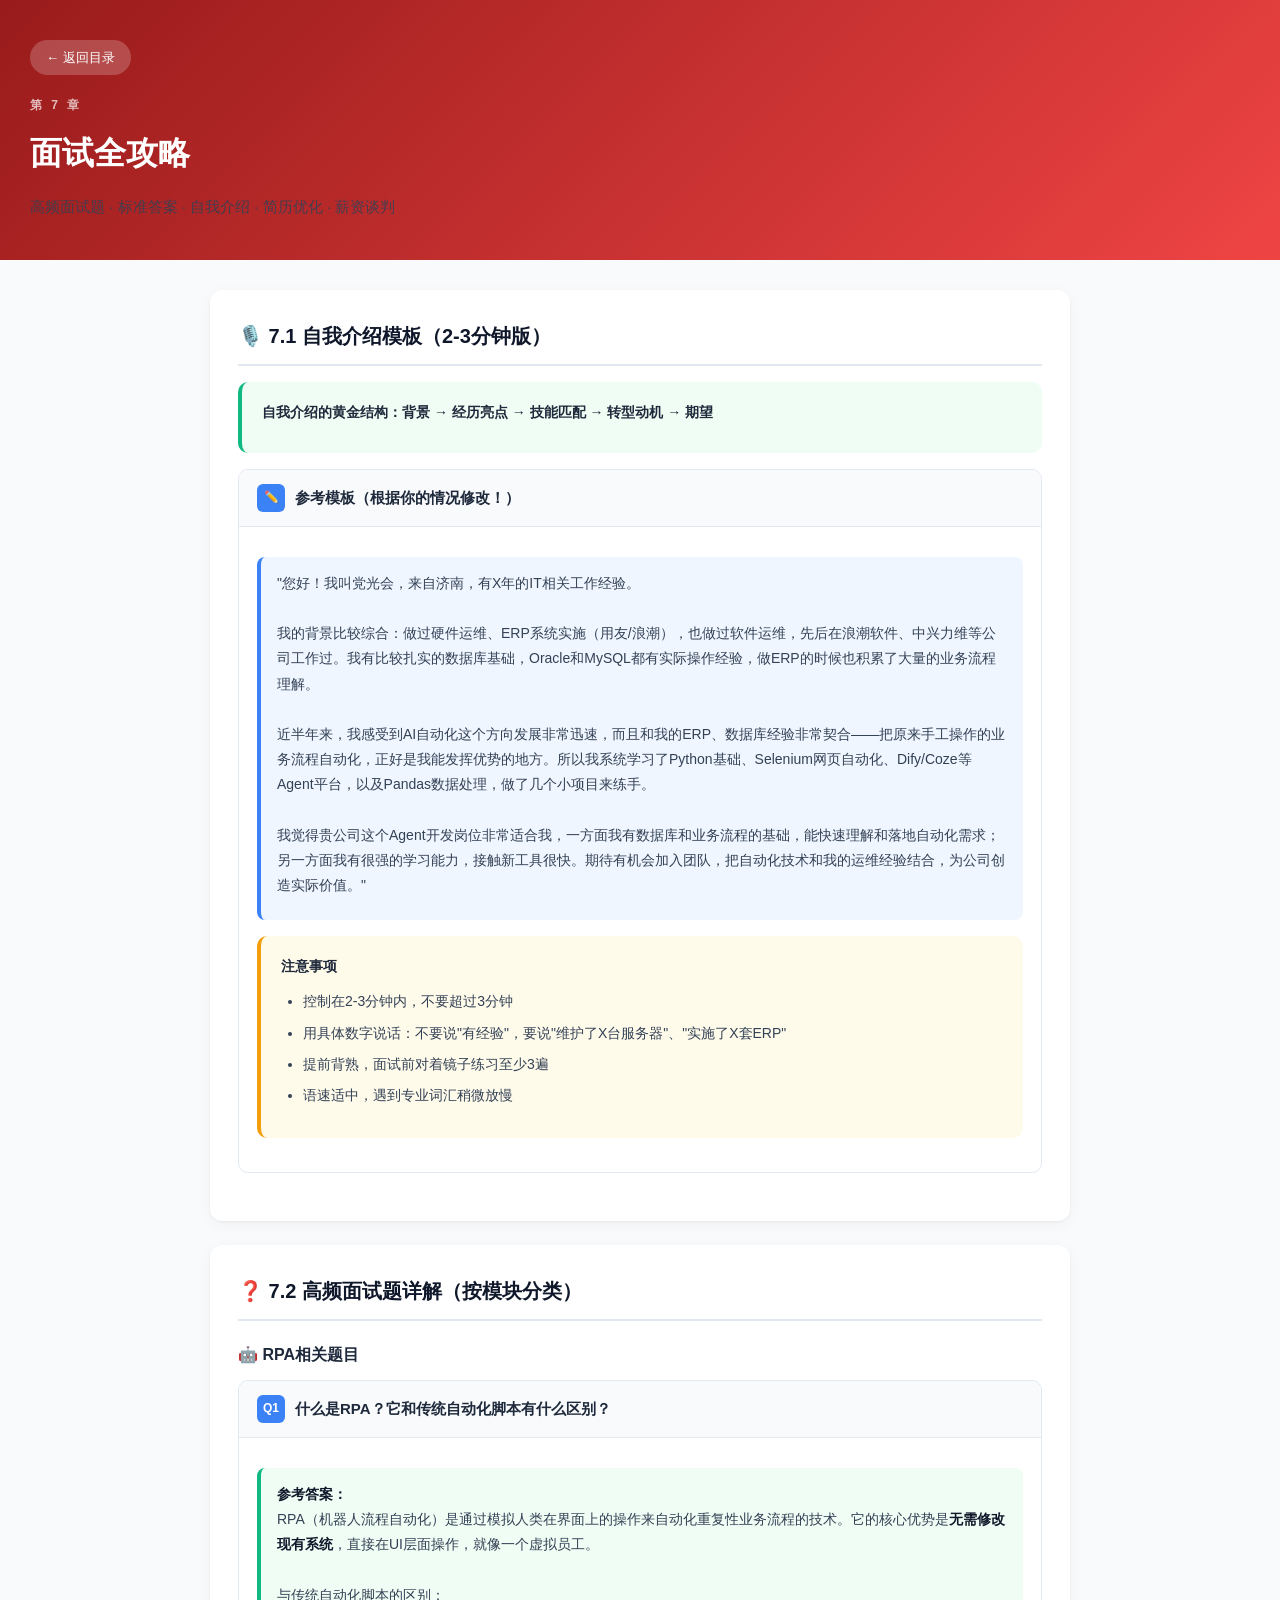
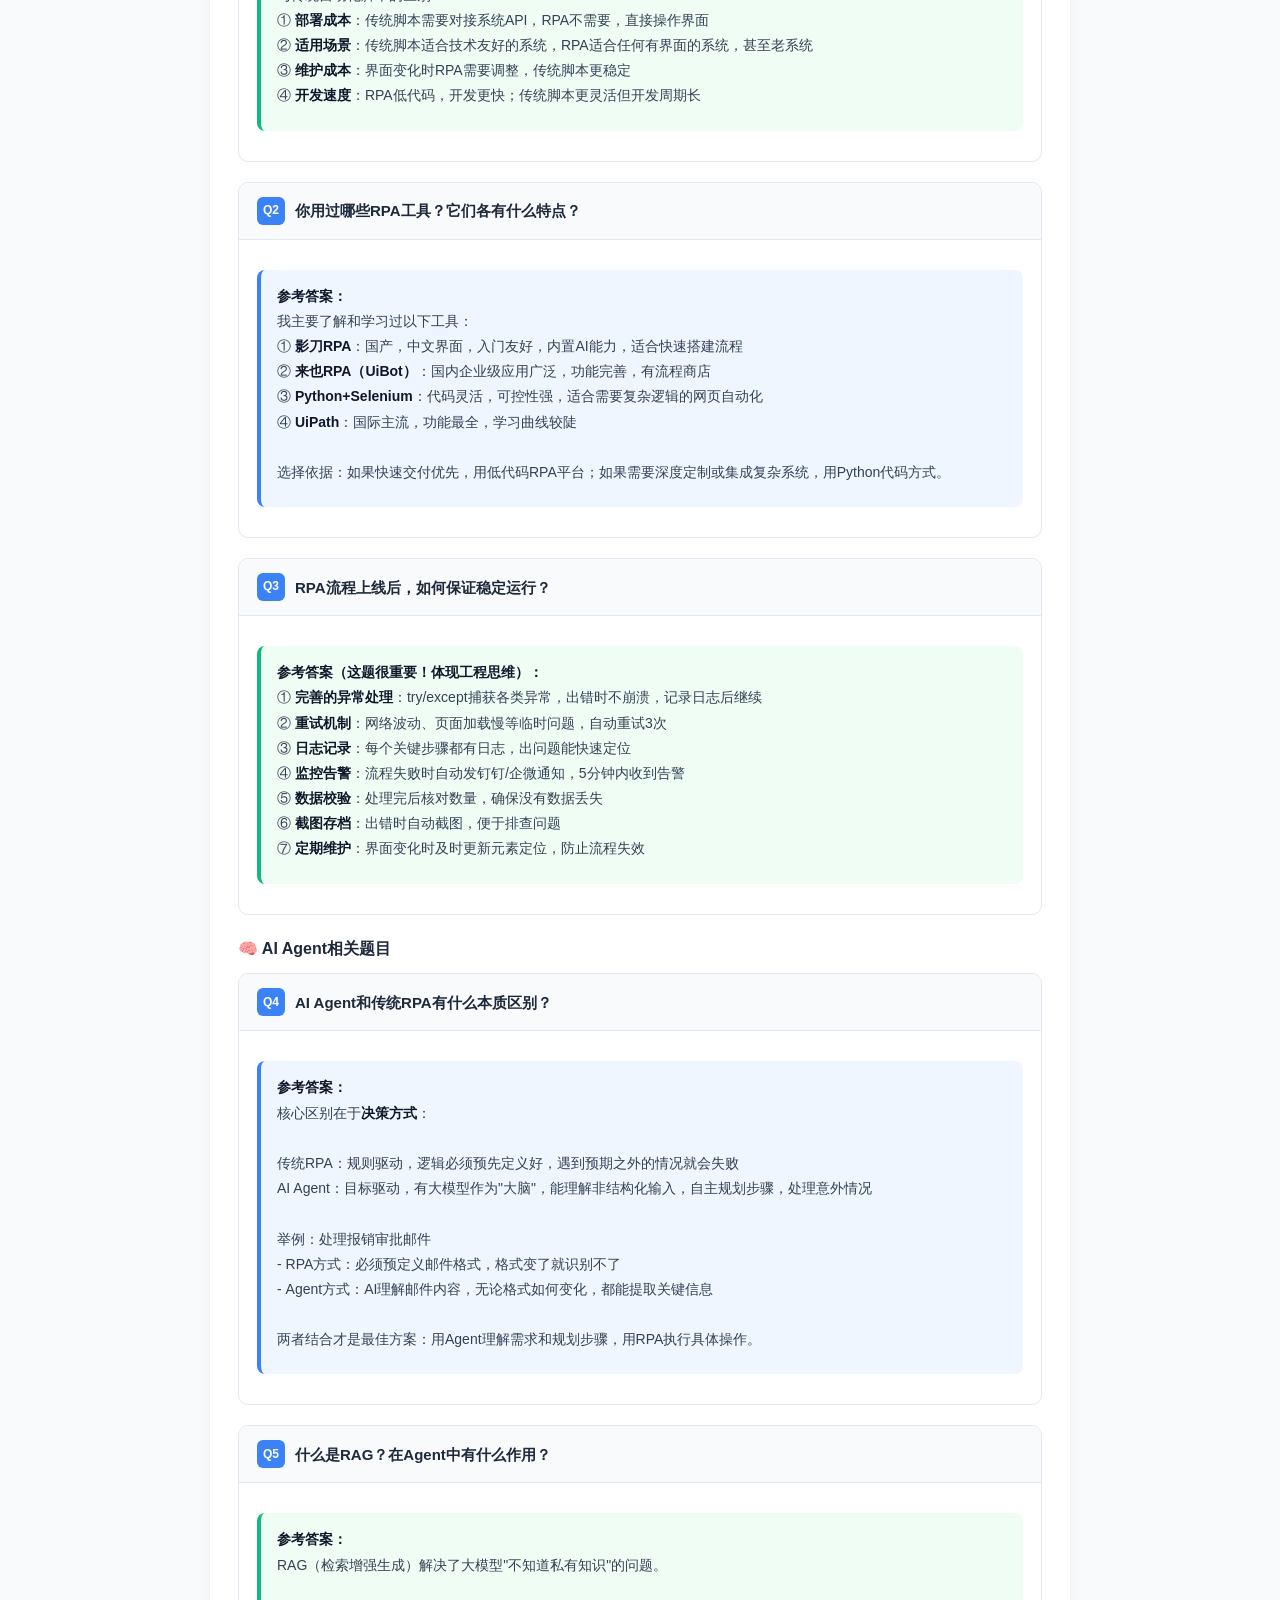
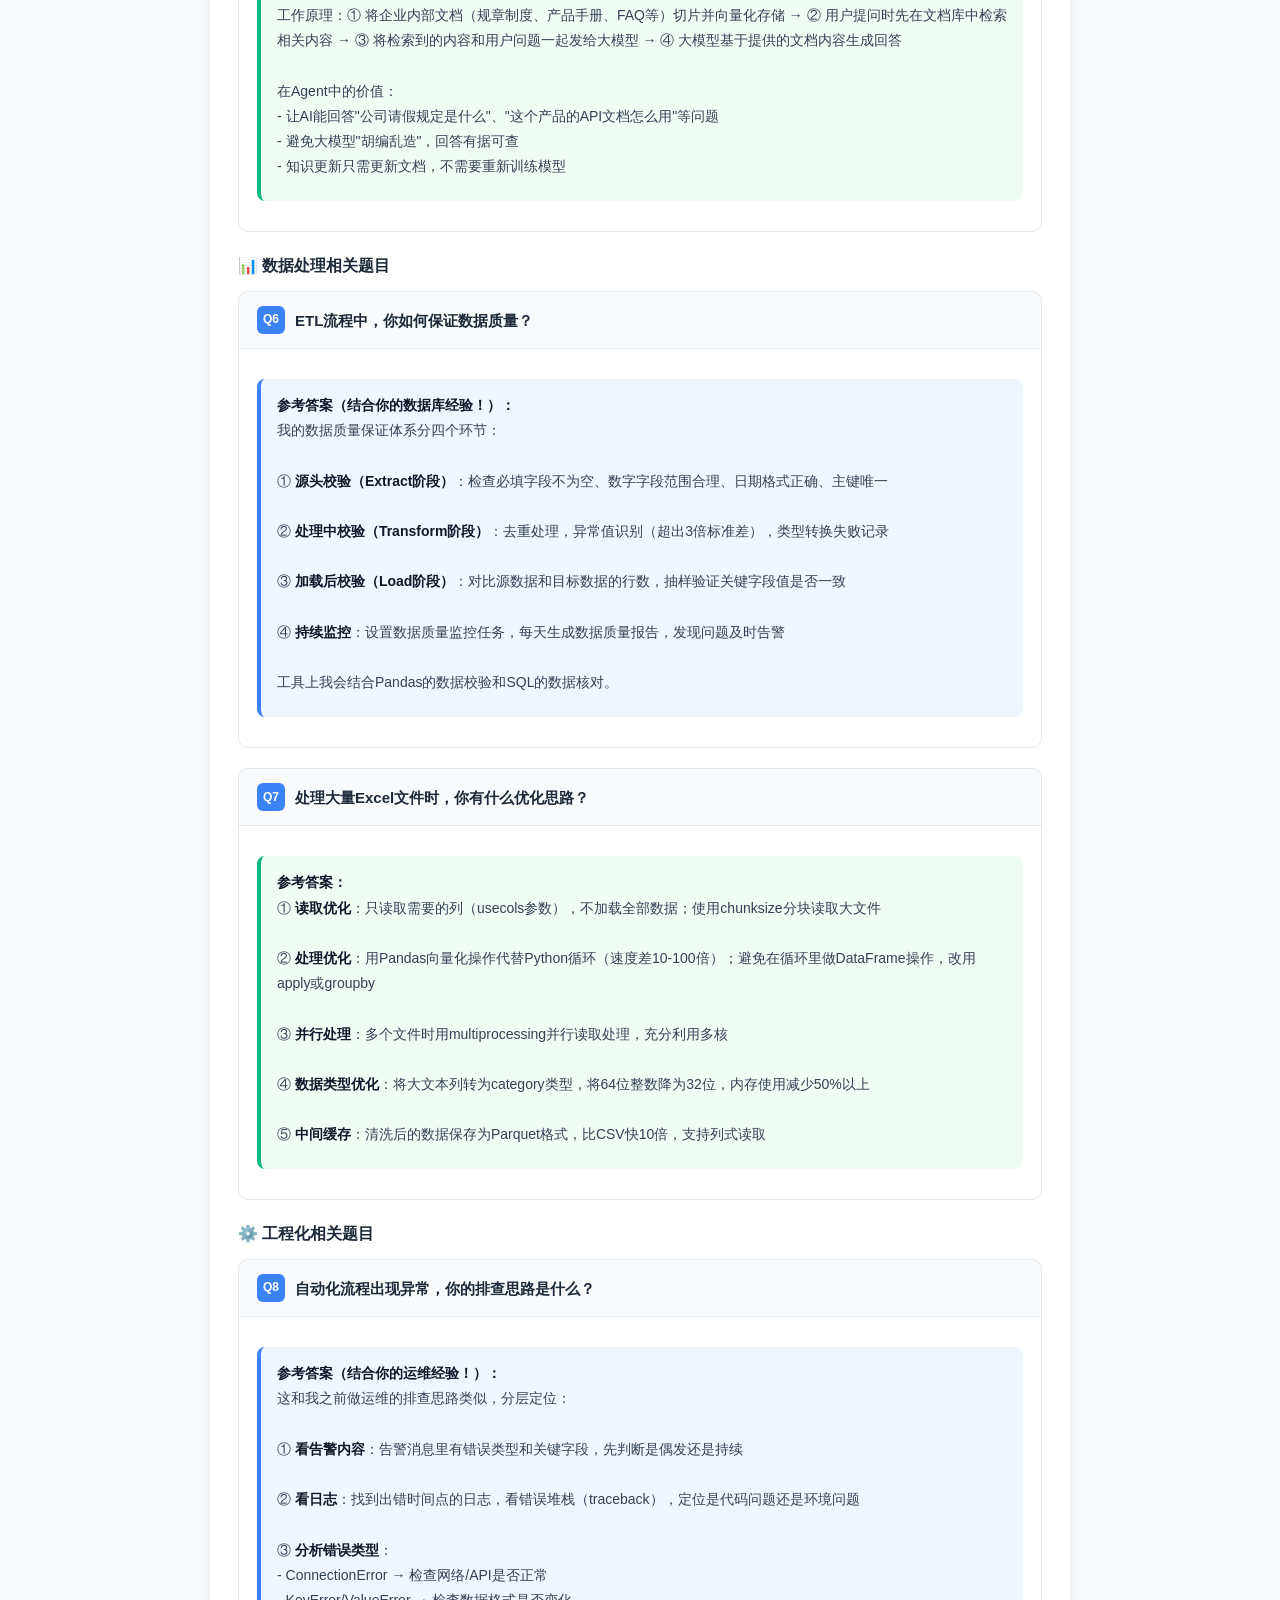
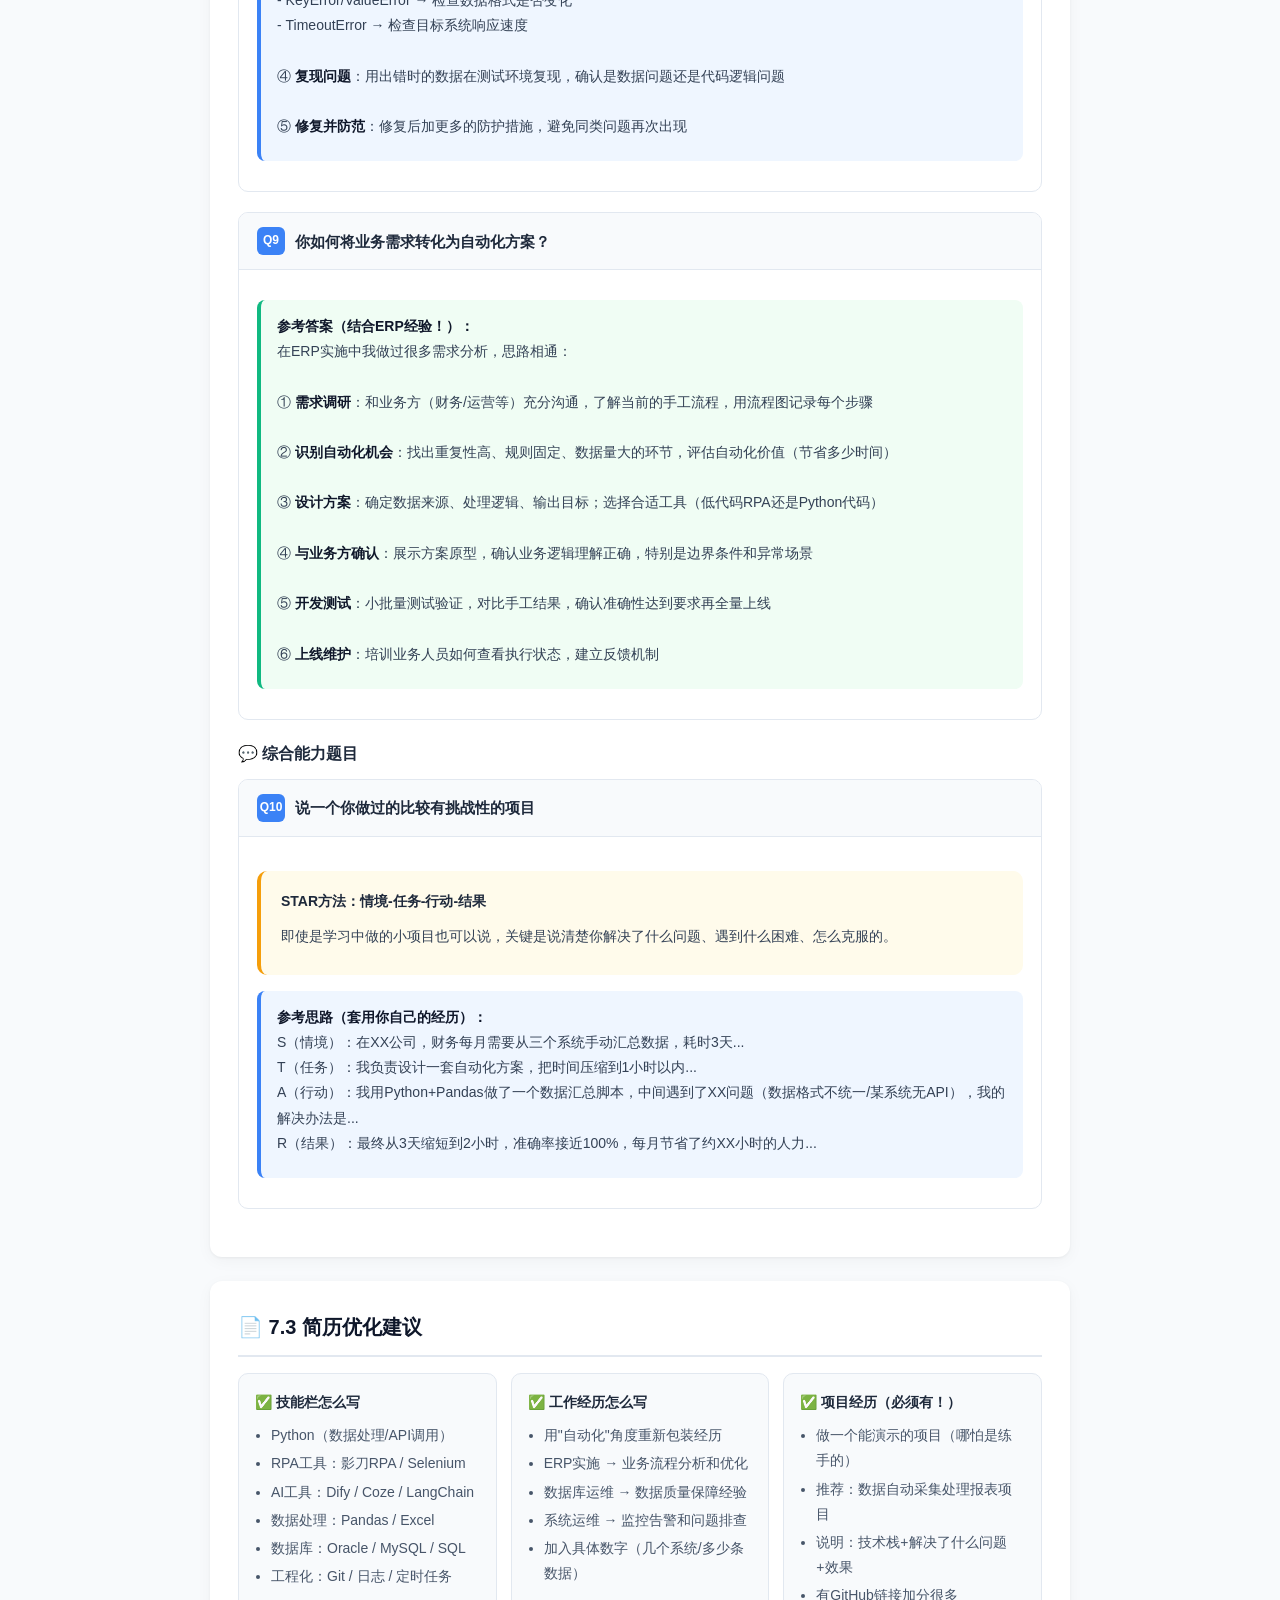
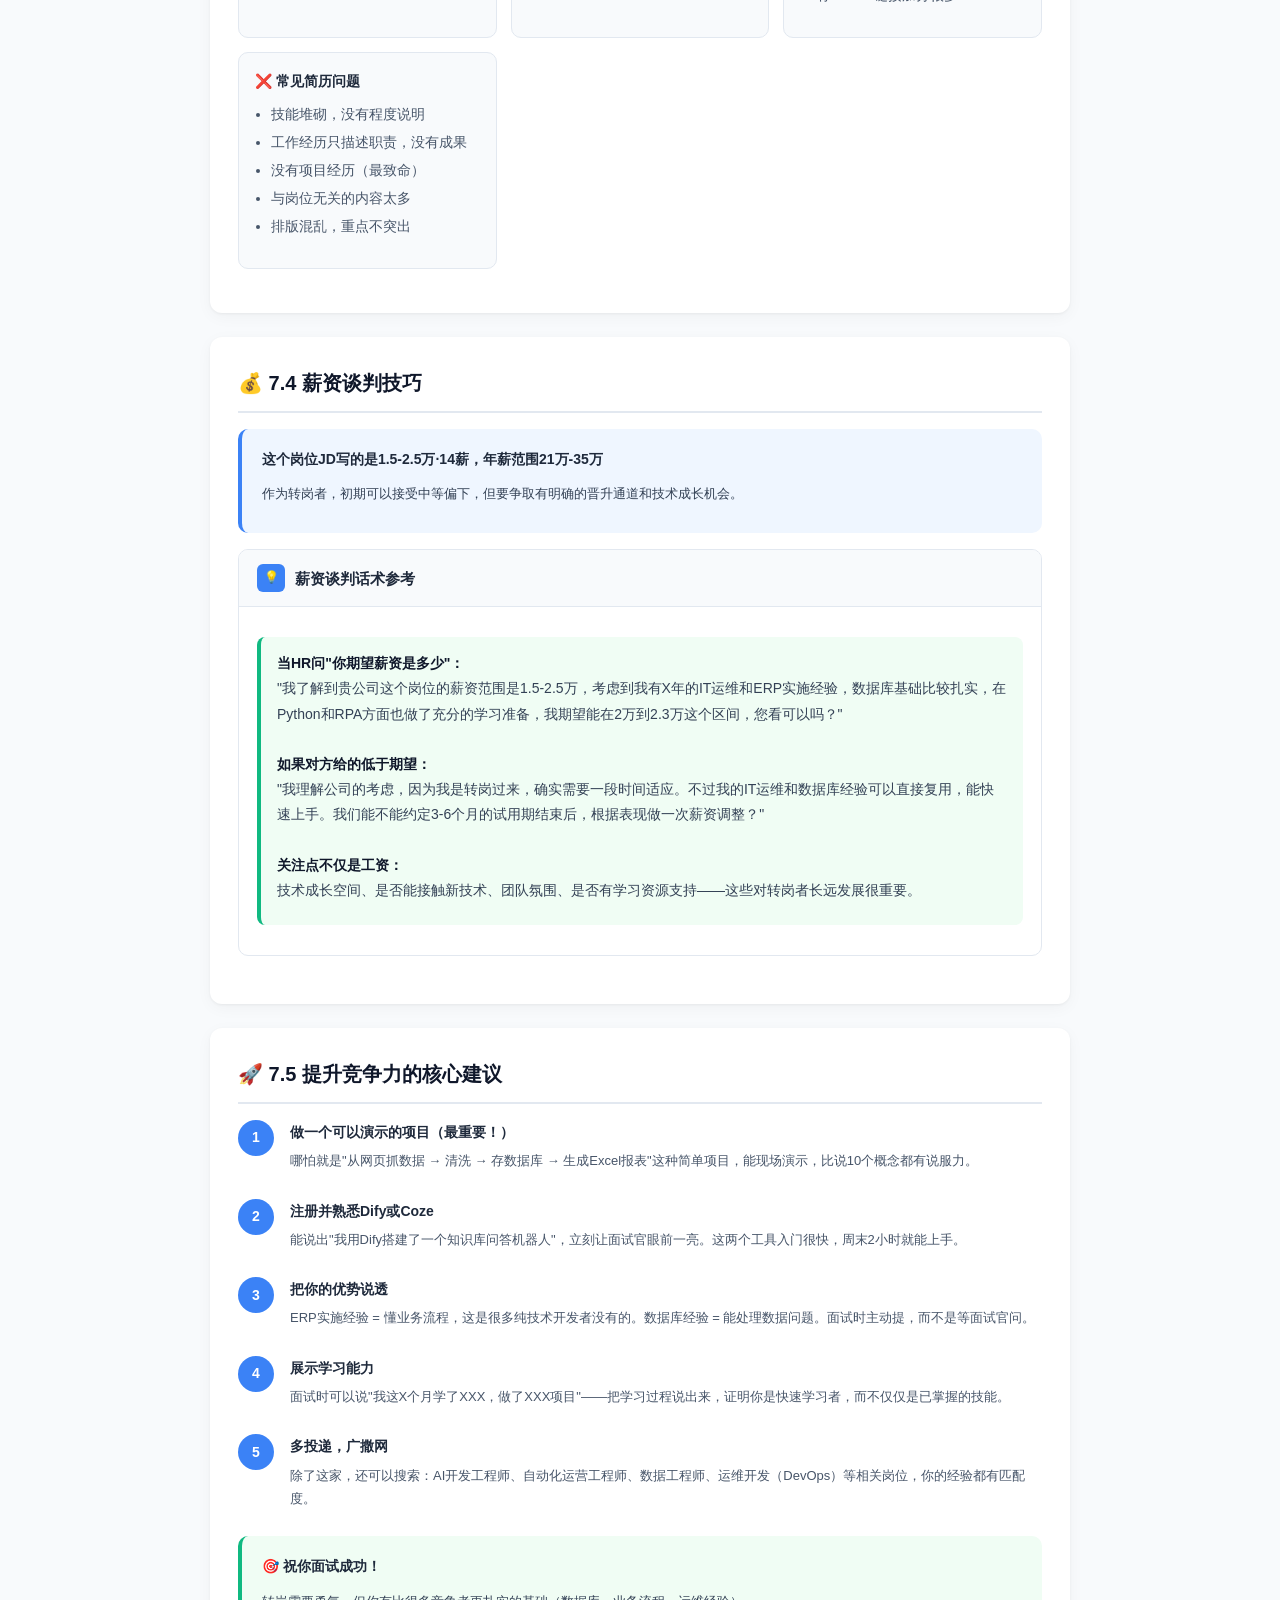
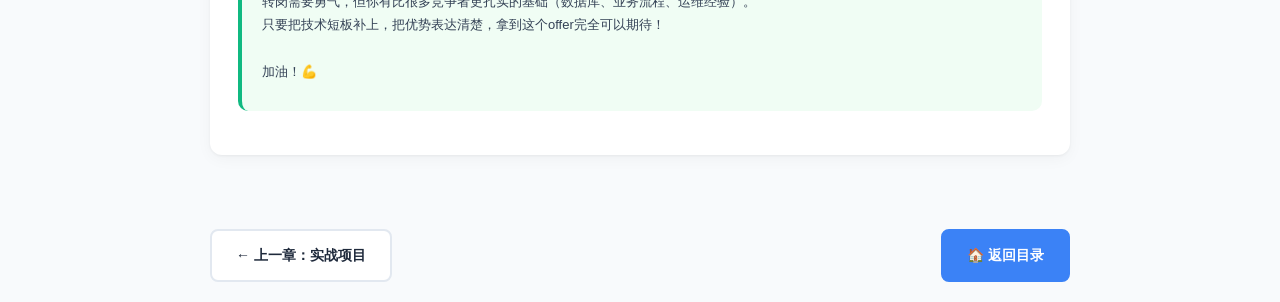
<file: ch7-interview.html>
<!DOCTYPE html>
<html lang="zh-CN">
<head>
<meta charset="UTF-8">
<title>第7章 · 面试全攻略</title>
<link rel="stylesheet" href="common.css">
</head>
<body>
<div class="page-header ch7">
  <a href="index.html" class="back-btn">← 返回目录</a>
  <div class="ch-num">第 7 章</div>
  <h1>面试全攻略</h1>
  <p>高频面试题 · 标准答案 · 自我介绍 · 简历优化 · 薪资谈判</p>
</div>
<div class="content">

<!-- ===== 自我介绍 ===== -->
<div class="section">
  <h2 class="sec-title">🎙️ 7.1 自我介绍模板（2-3分钟版）</h2>

  <div class="tip-card green">
    <h4>自我介绍的黄金结构：背景 → 经历亮点 → 技能匹配 → 转型动机 → 期望</h4>
  </div>

  <div class="knowledge-point">
    <div class="kp-header"><div class="kp-num">✏️</div><h4>参考模板（根据你的情况修改！）</h4></div>
    <div class="kp-body">
      <div class="highlight-box blue">
        <p>
        "您好！我叫党光会，来自济南，有X年的IT相关工作经验。<br><br>

        我的背景比较综合：做过硬件运维、ERP系统实施（用友/浪潮），也做过软件运维，先后在浪潮软件、中兴力维等公司工作过。我有比较扎实的数据库基础，Oracle和MySQL都有实际操作经验，做ERP的时候也积累了大量的业务流程理解。<br><br>

        近半年来，我感受到AI自动化这个方向发展非常迅速，而且和我的ERP、数据库经验非常契合——把原来手工操作的业务流程自动化，正好是我能发挥优势的地方。所以我系统学习了Python基础、Selenium网页自动化、Dify/Coze等Agent平台，以及Pandas数据处理，做了几个小项目来练手。<br><br>

        我觉得贵公司这个Agent开发岗位非常适合我，一方面我有数据库和业务流程的基础，能快速理解和落地自动化需求；另一方面我有很强的学习能力，接触新工具很快。期待有机会加入团队，把自动化技术和我的运维经验结合，为公司创造实际价值。"
        </p>
      </div>
      <div class="tip-card orange">
        <h4>注意事项</h4>
        <ul>
          <li>控制在2-3分钟内，不要超过3分钟</li>
          <li>用具体数字说话：不要说"有经验"，要说"维护了X台服务器"、"实施了X套ERP"</li>
          <li>提前背熟，面试前对着镜子练习至少3遍</li>
          <li>语速适中，遇到专业词汇稍微放慢</li>
        </ul>
      </div>
    </div>
  </div>
</div>

<!-- ===== 面试题 ===== -->
<div class="section">
  <h2 class="sec-title">❓ 7.2 高频面试题详解（按模块分类）</h2>

  <h3>🤖 RPA相关题目</h3>

  <div class="knowledge-point">
    <div class="kp-header"><div class="kp-num">Q1</div><h4>什么是RPA？它和传统自动化脚本有什么区别？</h4></div>
    <div class="kp-body">
      <div class="highlight-box green">
        <p><strong>参考答案：</strong><br>
        RPA（机器人流程自动化）是通过模拟人类在界面上的操作来自动化重复性业务流程的技术。它的核心优势是<strong>无需修改现有系统</strong>，直接在UI层面操作，就像一个虚拟员工。<br><br>
        与传统自动化脚本的区别：<br>
        ① <strong>部署成本</strong>：传统脚本需要对接系统API，RPA不需要，直接操作界面<br>
        ② <strong>适用场景</strong>：传统脚本适合技术友好的系统，RPA适合任何有界面的系统，甚至老系统<br>
        ③ <strong>维护成本</strong>：界面变化时RPA需要调整，传统脚本更稳定<br>
        ④ <strong>开发速度</strong>：RPA低代码，开发更快；传统脚本更灵活但开发周期长</p>
      </div>
    </div>
  </div>

  <div class="knowledge-point">
    <div class="kp-header"><div class="kp-num">Q2</div><h4>你用过哪些RPA工具？它们各有什么特点？</h4></div>
    <div class="kp-body">
      <div class="highlight-box blue">
        <p><strong>参考答案：</strong><br>
        我主要了解和学习过以下工具：<br>
        ① <strong>影刀RPA</strong>：国产，中文界面，入门友好，内置AI能力，适合快速搭建流程<br>
        ② <strong>来也RPA（UiBot）</strong>：国内企业级应用广泛，功能完善，有流程商店<br>
        ③ <strong>Python+Selenium</strong>：代码灵活，可控性强，适合需要复杂逻辑的网页自动化<br>
        ④ <strong>UiPath</strong>：国际主流，功能最全，学习曲线较陡<br><br>
        选择依据：如果快速交付优先，用低代码RPA平台；如果需要深度定制或集成复杂系统，用Python代码方式。</p>
      </div>
    </div>
  </div>

  <div class="knowledge-point">
    <div class="kp-header"><div class="kp-num">Q3</div><h4>RPA流程上线后，如何保证稳定运行？</h4></div>
    <div class="kp-body">
      <div class="highlight-box green">
        <p><strong>参考答案（这题很重要！体现工程思维）：</strong><br>
        ① <strong>完善的异常处理</strong>：try/except捕获各类异常，出错时不崩溃，记录日志后继续<br>
        ② <strong>重试机制</strong>：网络波动、页面加载慢等临时问题，自动重试3次<br>
        ③ <strong>日志记录</strong>：每个关键步骤都有日志，出问题能快速定位<br>
        ④ <strong>监控告警</strong>：流程失败时自动发钉钉/企微通知，5分钟内收到告警<br>
        ⑤ <strong>数据校验</strong>：处理完后核对数量，确保没有数据丢失<br>
        ⑥ <strong>截图存档</strong>：出错时自动截图，便于排查问题<br>
        ⑦ <strong>定期维护</strong>：界面变化时及时更新元素定位，防止流程失效</p>
      </div>
    </div>
  </div>

  <h3>🧠 AI Agent相关题目</h3>

  <div class="knowledge-point">
    <div class="kp-header"><div class="kp-num">Q4</div><h4>AI Agent和传统RPA有什么本质区别？</h4></div>
    <div class="kp-body">
      <div class="highlight-box blue">
        <p><strong>参考答案：</strong><br>
        核心区别在于<strong>决策方式</strong>：<br><br>
        传统RPA：规则驱动，逻辑必须预先定义好，遇到预期之外的情况就会失败<br>
        AI Agent：目标驱动，有大模型作为"大脑"，能理解非结构化输入，自主规划步骤，处理意外情况<br><br>
        举例：处理报销审批邮件<br>
        - RPA方式：必须预定义邮件格式，格式变了就识别不了<br>
        - Agent方式：AI理解邮件内容，无论格式如何变化，都能提取关键信息<br><br>
        两者结合才是最佳方案：用Agent理解需求和规划步骤，用RPA执行具体操作。</p>
      </div>
    </div>
  </div>

  <div class="knowledge-point">
    <div class="kp-header"><div class="kp-num">Q5</div><h4>什么是RAG？在Agent中有什么作用？</h4></div>
    <div class="kp-body">
      <div class="highlight-box green">
        <p><strong>参考答案：</strong><br>
        RAG（检索增强生成）解决了大模型"不知道私有知识"的问题。<br><br>
        工作原理：① 将企业内部文档（规章制度、产品手册、FAQ等）切片并向量化存储 → ② 用户提问时先在文档库中检索相关内容 → ③ 将检索到的内容和用户问题一起发给大模型 → ④ 大模型基于提供的文档内容生成回答<br><br>
        在Agent中的价值：<br>
        - 让AI能回答"公司请假规定是什么"、"这个产品的API文档怎么用"等问题<br>
        - 避免大模型"胡编乱造"，回答有据可查<br>
        - 知识更新只需更新文档，不需要重新训练模型</p>
      </div>
    </div>
  </div>

  <h3>📊 数据处理相关题目</h3>

  <div class="knowledge-point">
    <div class="kp-header"><div class="kp-num">Q6</div><h4>ETL流程中，你如何保证数据质量？</h4></div>
    <div class="kp-body">
      <div class="highlight-box blue">
        <p><strong>参考答案（结合你的数据库经验！）：</strong><br>
        我的数据质量保证体系分四个环节：<br><br>
        ① <strong>源头校验（Extract阶段）</strong>：检查必填字段不为空、数字字段范围合理、日期格式正确、主键唯一<br><br>
        ② <strong>处理中校验（Transform阶段）</strong>：去重处理，异常值识别（超出3倍标准差），类型转换失败记录<br><br>
        ③ <strong>加载后校验（Load阶段）</strong>：对比源数据和目标数据的行数，抽样验证关键字段值是否一致<br><br>
        ④ <strong>持续监控</strong>：设置数据质量监控任务，每天生成数据质量报告，发现问题及时告警<br><br>
        工具上我会结合Pandas的数据校验和SQL的数据核对。</p>
      </div>
    </div>
  </div>

  <div class="knowledge-point">
    <div class="kp-header"><div class="kp-num">Q7</div><h4>处理大量Excel文件时，你有什么优化思路？</h4></div>
    <div class="kp-body">
      <div class="highlight-box green">
        <p><strong>参考答案：</strong><br>
        ① <strong>读取优化</strong>：只读取需要的列（usecols参数），不加载全部数据；使用chunksize分块读取大文件<br><br>
        ② <strong>处理优化</strong>：用Pandas向量化操作代替Python循环（速度差10-100倍）；避免在循环里做DataFrame操作，改用apply或groupby<br><br>
        ③ <strong>并行处理</strong>：多个文件时用multiprocessing并行读取处理，充分利用多核<br><br>
        ④ <strong>数据类型优化</strong>：将大文本列转为category类型，将64位整数降为32位，内存使用减少50%以上<br><br>
        ⑤ <strong>中间缓存</strong>：清洗后的数据保存为Parquet格式，比CSV快10倍，支持列式读取</p>
      </div>
    </div>
  </div>

  <h3>⚙️ 工程化相关题目</h3>

  <div class="knowledge-point">
    <div class="kp-header"><div class="kp-num">Q8</div><h4>自动化流程出现异常，你的排查思路是什么？</h4></div>
    <div class="kp-body">
      <div class="highlight-box blue">
        <p><strong>参考答案（结合你的运维经验！）：</strong><br>
        这和我之前做运维的排查思路类似，分层定位：<br><br>
        ① <strong>看告警内容</strong>：告警消息里有错误类型和关键字段，先判断是偶发还是持续<br><br>
        ② <strong>看日志</strong>：找到出错时间点的日志，看错误堆栈（traceback），定位是代码问题还是环境问题<br><br>
        ③ <strong>分析错误类型</strong>：<br>
           - ConnectionError → 检查网络/API是否正常<br>
           - KeyError/ValueError → 检查数据格式是否变化<br>
           - TimeoutError → 检查目标系统响应速度<br><br>
        ④ <strong>复现问题</strong>：用出错时的数据在测试环境复现，确认是数据问题还是代码逻辑问题<br><br>
        ⑤ <strong>修复并防范</strong>：修复后加更多的防护措施，避免同类问题再次出现</p>
      </div>
    </div>
  </div>

  <div class="knowledge-point">
    <div class="kp-header"><div class="kp-num">Q9</div><h4>你如何将业务需求转化为自动化方案？</h4></div>
    <div class="kp-body">
      <div class="highlight-box green">
        <p><strong>参考答案（结合ERP经验！）：</strong><br>
        在ERP实施中我做过很多需求分析，思路相通：<br><br>
        ① <strong>需求调研</strong>：和业务方（财务/运营等）充分沟通，了解当前的手工流程，用流程图记录每个步骤<br><br>
        ② <strong>识别自动化机会</strong>：找出重复性高、规则固定、数据量大的环节，评估自动化价值（节省多少时间）<br><br>
        ③ <strong>设计方案</strong>：确定数据来源、处理逻辑、输出目标；选择合适工具（低代码RPA还是Python代码）<br><br>
        ④ <strong>与业务方确认</strong>：展示方案原型，确认业务逻辑理解正确，特别是边界条件和异常场景<br><br>
        ⑤ <strong>开发测试</strong>：小批量测试验证，对比手工结果，确认准确性达到要求再全量上线<br><br>
        ⑥ <strong>上线维护</strong>：培训业务人员如何查看执行状态，建立反馈机制</p>
      </div>
    </div>
  </div>

  <h3>💬 综合能力题目</h3>

  <div class="knowledge-point">
    <div class="kp-header"><div class="kp-num">Q10</div><h4>说一个你做过的比较有挑战性的项目</h4></div>
    <div class="kp-body">
      <div class="tip-card orange">
        <h4>STAR方法：情境-任务-行动-结果</h4>
        <p>即使是学习中做的小项目也可以说，关键是说清楚你解决了什么问题、遇到什么困难、怎么克服的。</p>
      </div>
      <div class="highlight-box blue">
        <p><strong>参考思路（套用你自己的经历）：</strong><br>
        S（情境）：在XX公司，财务每月需要从三个系统手动汇总数据，耗时3天...<br>
        T（任务）：我负责设计一套自动化方案，把时间压缩到1小时以内...<br>
        A（行动）：我用Python+Pandas做了一个数据汇总脚本，中间遇到了XX问题（数据格式不统一/某系统无API），我的解决办法是...<br>
        R（结果）：最终从3天缩短到2小时，准确率接近100%，每月节省了约XX小时的人力...</p>
      </div>
    </div>
  </div>
</div>

<!-- ===== 简历优化 ===== -->
<div class="section">
  <h2 class="sec-title">📄 7.3 简历优化建议</h2>

  <div class="card-grid">
    <div class="mini-card">
      <h4>✅ 技能栏怎么写</h4>
      <ul>
        <li>Python（数据处理/API调用）</li>
        <li>RPA工具：影刀RPA / Selenium</li>
        <li>AI工具：Dify / Coze / LangChain</li>
        <li>数据处理：Pandas / Excel</li>
        <li>数据库：Oracle / MySQL / SQL</li>
        <li>工程化：Git / 日志 / 定时任务</li>
      </ul>
    </div>
    <div class="mini-card">
      <h4>✅ 工作经历怎么写</h4>
      <ul>
        <li>用"自动化"角度重新包装经历</li>
        <li>ERP实施 → 业务流程分析和优化</li>
        <li>数据库运维 → 数据质量保障经验</li>
        <li>系统运维 → 监控告警和问题排查</li>
        <li>加入具体数字（几个系统/多少条数据）</li>
      </ul>
    </div>
    <div class="mini-card">
      <h4>✅ 项目经历（必须有！）</h4>
      <ul>
        <li>做一个能演示的项目（哪怕是练手的）</li>
        <li>推荐：数据自动采集处理报表项目</li>
        <li>说明：技术栈+解决了什么问题+效果</li>
        <li>有GitHub链接加分很多</li>
      </ul>
    </div>
    <div class="mini-card">
      <h4>❌ 常见简历问题</h4>
      <ul>
        <li>技能堆砌，没有程度说明</li>
        <li>工作经历只描述职责，没有成果</li>
        <li>没有项目经历（最致命）</li>
        <li>与岗位无关的内容太多</li>
        <li>排版混乱，重点不突出</li>
      </ul>
    </div>
  </div>
</div>

<!-- ===== 薪资谈判 ===== -->
<div class="section">
  <h2 class="sec-title">💰 7.4 薪资谈判技巧</h2>

  <div class="tip-card blue">
    <h4>这个岗位JD写的是1.5-2.5万·14薪，年薪范围21万-35万</h4>
    <p>作为转岗者，初期可以接受中等偏下，但要争取有明确的晋升通道和技术成长机会。</p>
  </div>

  <div class="knowledge-point">
    <div class="kp-header"><div class="kp-num">💡</div><h4>薪资谈判话术参考</h4></div>
    <div class="kp-body">
      <div class="highlight-box green">
        <p><strong>当HR问"你期望薪资是多少"：</strong><br>
        "我了解到贵公司这个岗位的薪资范围是1.5-2.5万，考虑到我有X年的IT运维和ERP实施经验，数据库基础比较扎实，在Python和RPA方面也做了充分的学习准备，我期望能在2万到2.3万这个区间，您看可以吗？"<br><br>

        <strong>如果对方给的低于期望：</strong><br>
        "我理解公司的考虑，因为我是转岗过来，确实需要一段时间适应。不过我的IT运维和数据库经验可以直接复用，能快速上手。我们能不能约定3-6个月的试用期结束后，根据表现做一次薪资调整？"<br><br>

        <strong>关注点不仅是工资：</strong><br>
        技术成长空间、是否能接触新技术、团队氛围、是否有学习资源支持——这些对转岗者长远发展很重要。</p>
      </div>
    </div>
  </div>
</div>

<!-- ===== 提升竞争力 ===== -->
<div class="section">
  <h2 class="sec-title">🚀 7.5 提升竞争力的核心建议</h2>

  <div class="step-list">
    <div class="step-row">
      <div class="step-num">1</div>
      <div class="step-body">
        <h4>做一个可以演示的项目（最重要！）</h4>
        <p>哪怕就是"从网页抓数据 → 清洗 → 存数据库 → 生成Excel报表"这种简单项目，能现场演示，比说10个概念都有说服力。</p>
      </div>
    </div>
    <div class="step-row">
      <div class="step-num">2</div>
      <div class="step-body">
        <h4>注册并熟悉Dify或Coze</h4>
        <p>能说出"我用Dify搭建了一个知识库问答机器人"，立刻让面试官眼前一亮。这两个工具入门很快，周末2小时就能上手。</p>
      </div>
    </div>
    <div class="step-row">
      <div class="step-num">3</div>
      <div class="step-body">
        <h4>把你的优势说透</h4>
        <p>ERP实施经验 = 懂业务流程，这是很多纯技术开发者没有的。数据库经验 = 能处理数据问题。面试时主动提，而不是等面试官问。</p>
      </div>
    </div>
    <div class="step-row">
      <div class="step-num">4</div>
      <div class="step-body">
        <h4>展示学习能力</h4>
        <p>面试时可以说"我这X个月学了XXX，做了XXX项目"——把学习过程说出来，证明你是快速学习者，而不仅仅是已掌握的技能。</p>
      </div>
    </div>
    <div class="step-row">
      <div class="step-num">5</div>
      <div class="step-body">
        <h4>多投递，广撒网</h4>
        <p>除了这家，还可以搜索：AI开发工程师、自动化运营工程师、数据工程师、运维开发（DevOps）等相关岗位，你的经验都有匹配度。</p>
      </div>
    </div>
  </div>

  <div class="tip-card green">
    <h4>🎯 祝你面试成功！</h4>
    <p>转岗需要勇气，但你有比很多竞争者更扎实的基础（数据库、业务流程、运维经验）。<br>
    只要把技术短板补上，把优势表达清楚，拿到这个offer完全可以期待！<br><br>
    加油！💪</p>
  </div>
</div>

</div>
<div class="nav-footer">
  <a href="ch6-projects.html" class="nav-btn">← 上一章：实战项目</a>
  <a href="index.html" class="nav-btn primary">🏠 返回目录</a>
</div>
</body>
</html>
</file>
<file: common.css>
/* common.css - 所有章节共用样式 */
:root {
  --primary: #3b82f6;
  --secondary: #8b5cf6;
  --success: #10b981;
  --warning: #f59e0b;
  --danger: #ef4444;
  --dark: #0f172a;
  --gray: #64748b;
  --light: #f8fafc;
  --border: #e2e8f0;
  --code-bg: #1e293b;
}

* { box-sizing: border-box; margin: 0; padding: 0; }

body {
  font-family: 'Microsoft YaHei', '微软雅黑', -apple-system, sans-serif;
  background: #f8fafc;
  color: #1e293b;
  line-height: 1.8;
  font-size: 15px;
}

/* ===== 顶部页头 ===== */
.page-header {
  padding: 40px 30px 30px;
  color: white;
  position: relative;
}
.page-header.ch0 { background: linear-gradient(135deg, #1d4ed8, #3b82f6); }
.page-header.ch1 { background: linear-gradient(135deg, #b45309, #f59e0b); }
.page-header.ch2 { background: linear-gradient(135deg, #065f46, #10b981); }
.page-header.ch3 { background: linear-gradient(135deg, #4c1d95, #8b5cf6); }
.page-header.ch4 { background: linear-gradient(135deg, #c2410c, #f97316); }
.page-header.ch5 { background: linear-gradient(135deg, #155e75, #06b6d4); }
.page-header.ch6 { background: linear-gradient(135deg, #9d174d, #ec4899); }
.page-header.ch7 { background: linear-gradient(135deg, #991b1b, #ef4444); }

.back-btn {
  display: inline-block;
  background: rgba(255,255,255,0.2);
  color: white;
  text-decoration: none;
  padding: 6px 16px;
  border-radius: 20px;
  font-size: 13px;
  margin-bottom: 20px;
  transition: background 0.2s;
}
.back-btn:hover { background: rgba(255,255,255,0.3); }

.ch-num {
  font-size: 12px;
  font-weight: 700;
  letter-spacing: 3px;
  text-transform: uppercase;
  opacity: 0.7;
  margin-bottom: 8px;
}

.page-header h1 { font-size: 32px; font-weight: 900; margin-bottom: 10px; }
.page-header p { font-size: 15px; opacity: 0.85; }

/* ===== 主内容 ===== */
.content {
  max-width: 900px;
  margin: 0 auto;
  padding: 30px 20px;
}

/* ===== 章节块 ===== */
.section {
  background: white;
  border-radius: 12px;
  padding: 28px;
  margin-bottom: 24px;
  box-shadow: 0 1px 3px rgba(0,0,0,0.05), 0 4px 16px rgba(0,0,0,0.04);
}

.sec-title {
  font-size: 20px;
  font-weight: 800;
  color: #0f172a;
  margin-bottom: 16px;
  padding-bottom: 10px;
  border-bottom: 2px solid #e2e8f0;
}

h3 {
  font-size: 16px;
  font-weight: 700;
  color: #1e293b;
  margin: 20px 0 10px;
  display: flex;
  align-items: center;
  gap: 8px;
}

p { margin-bottom: 10px; color: #334155; }
ul, ol { padding-left: 22px; margin-bottom: 12px; }
li { margin-bottom: 6px; color: #334155; font-size: 14px; }
strong { color: #0f172a; }

/* ===== JD解读 ===== */
.jd-item {
  border: 1px solid #e2e8f0;
  border-radius: 10px;
  margin-bottom: 16px;
  overflow: hidden;
}
.jd-text {
  background: #f1f5f9;
  padding: 12px 16px;
  font-size: 14px;
  font-weight: 600;
  color: #1e293b;
  border-bottom: 1px solid #e2e8f0;
}
.jd-explain {
  padding: 16px;
}
.jd-explain h4 {
  font-size: 13px;
  font-weight: 700;
  color: #3b82f6;
  margin-bottom: 6px;
  margin-top: 10px;
}
.jd-explain h4:first-child { margin-top: 0; }

/* ===== 优势卡片 ===== */
.advantage-grid {
  display: grid;
  grid-template-columns: repeat(auto-fill, minmax(260px, 1fr));
  gap: 16px;
  margin-top: 16px;
}
.adv-card {
  border-radius: 10px;
  padding: 16px;
  border: 2px solid;
}
.adv-card.strong { border-color: #10b981; background: #f0fdf4; }
.adv-card.medium { border-color: #f59e0b; background: #fffbeb; }
.adv-icon { font-size: 24px; margin-bottom: 8px; }
.adv-card h4 { font-size: 14px; font-weight: 700; margin-bottom: 6px; }
.adv-card p { font-size: 13px; color: #475569; margin-bottom: 8px; }
.adv-action {
  font-size: 12px;
  color: #64748b;
  background: rgba(0,0,0,0.05);
  padding: 6px 10px;
  border-radius: 6px;
}

/* ===== 月度计划 ===== */
.month-plan {
  border: 1px solid #e2e8f0;
  border-radius: 12px;
  margin-bottom: 20px;
  overflow: hidden;
}
.month-header {
  padding: 14px 20px;
  font-weight: 800;
  font-size: 16px;
  color: white;
}
.m1 { background: linear-gradient(135deg, #1d4ed8, #3b82f6); }
.m2 { background: linear-gradient(135deg, #7c3aed, #8b5cf6); }
.m3 { background: linear-gradient(135deg, #065f46, #10b981); }

.week-item {
  display: flex;
  border-bottom: 1px solid #e2e8f0;
}
.week-item:last-child { border-bottom: none; }
.week-label {
  width: 80px;
  flex-shrink: 0;
  padding: 16px;
  background: #f8fafc;
  border-right: 1px solid #e2e8f0;
  font-size: 13px;
  font-weight: 700;
  color: #64748b;
  display: flex;
  align-items: center;
  justify-content: center;
  text-align: center;
}
.week-content {
  padding: 16px 20px;
  flex: 1;
}
.week-content h4 { font-size: 15px; font-weight: 700; margin-bottom: 6px; color: #1e293b; }
.week-content p { font-size: 13px; margin-bottom: 4px; }

/* ===== 信息框 ===== */
.tip-card {
  border-radius: 10px;
  padding: 18px 20px;
  margin: 16px 0;
}
.tip-card.blue { background: #eff6ff; border-left: 4px solid #3b82f6; }
.tip-card.green { background: #f0fdf4; border-left: 4px solid #10b981; }
.tip-card.orange { background: #fffbeb; border-left: 4px solid #f59e0b; }
.tip-card.purple { background: #f5f3ff; border-left: 4px solid #8b5cf6; }
.tip-card.red { background: #fef2f2; border-left: 4px solid #ef4444; }
.tip-card h4 { font-size: 14px; font-weight: 700; margin-bottom: 10px; }
.tip-card p { font-size: 13px; }

/* ===== 代码块 ===== */
.code-wrap {
  background: #1e293b;
  border-radius: 10px;
  margin: 16px 0;
  overflow: hidden;
}
.code-header {
  background: #0f172a;
  padding: 8px 16px;
  display: flex;
  align-items: center;
  justify-content: space-between;
}
.code-dots { display: flex; gap: 6px; }
.code-dots span {
  width: 12px; height: 12px;
  border-radius: 50%;
}
.dot-red { background: #ef4444; }
.dot-yellow { background: #f59e0b; }
.dot-green { background: #10b981; }
.code-lang { font-size: 12px; color: #475569; font-family: monospace; }
.code-body {
  padding: 20px;
  font-family: 'Cascadia Code', 'Consolas', 'Courier New', monospace;
  font-size: 13px;
  line-height: 2;
  color: #e2e8f0;
  overflow-x: auto;
  white-space: pre;
}
.code-body .c { color: #64748b; }  /* comment */
.code-body .k { color: #93c5fd; }  /* keyword */
.code-body .s { color: #86efac; }  /* string */
.code-body .f { color: #fbbf24; }  /* function */
.code-body .n { color: #f9a8d4; }  /* number */
.code-body .v { color: #a78bfa; }  /* variable */

/* ===== 概念说明框 ===== */
.concept-box {
  display: flex;
  gap: 15px;
  background: #f8fafc;
  border: 1px solid #e2e8f0;
  border-radius: 10px;
  padding: 16px;
  margin: 12px 0;
}
.concept-icon { font-size: 28px; flex-shrink: 0; }
.concept-body h4 { font-size: 14px; font-weight: 700; margin-bottom: 6px; }
.concept-body p { font-size: 13px; color: #475569; }

/* ===== 对比表格 ===== */
.simple-table {
  width: 100%;
  border-collapse: collapse;
  font-size: 13px;
  margin: 12px 0;
}
.simple-table th {
  background: #1e293b;
  color: white;
  padding: 10px 14px;
  text-align: left;
}
.simple-table td { padding: 9px 14px; border-bottom: 1px solid #e2e8f0; }
.simple-table tr:nth-child(even) td { background: #f8fafc; }
.simple-table tr:hover td { background: #eff6ff; }

/* ===== 步骤列表 ===== */
.step-list { margin: 16px 0; }
.step-row {
  display: flex;
  gap: 16px;
  margin-bottom: 16px;
  align-items: flex-start;
}
.step-num {
  width: 36px; height: 36px;
  background: var(--primary);
  color: white;
  border-radius: 50%;
  display: flex;
  align-items: center;
  justify-content: center;
  font-weight: 800;
  font-size: 14px;
  flex-shrink: 0;
}
.step-body h4 { font-size: 14px; font-weight: 700; margin-bottom: 4px; }
.step-body p { font-size: 13px; color: #475569; }

/* ===== 流程图 ===== */
.flow-row {
  display: flex;
  align-items: center;
  flex-wrap: wrap;
  gap: 8px;
  padding: 16px;
  background: #f8fafc;
  border-radius: 10px;
  margin: 12px 0;
}
.flow-node {
  background: white;
  border: 2px solid #e2e8f0;
  border-radius: 8px;
  padding: 10px 16px;
  font-size: 13px;
  font-weight: 600;
  text-align: center;
}
.flow-node.active { background: #3b82f6; color: white; border-color: #3b82f6; }
.flow-arrow { font-size: 20px; color: #94a3b8; }

/* ===== 网格卡片 ===== */
.card-grid {
  display: grid;
  grid-template-columns: repeat(auto-fill, minmax(240px, 1fr));
  gap: 14px;
  margin: 16px 0;
}
.mini-card {
  border: 1px solid #e2e8f0;
  border-radius: 10px;
  padding: 16px;
  background: #f8fafc;
}
.mini-card h4 {
  font-size: 14px;
  font-weight: 700;
  margin-bottom: 8px;
  display: flex;
  align-items: center;
  gap: 6px;
}
.mini-card p { font-size: 13px; color: #475569; }
.mini-card ul { font-size: 13px; padding-left: 16px; }
.mini-card li { color: #475569; margin-bottom: 3px; }

/* ===== 高亮框 ===== */
.highlight-box {
  border-radius: 8px;
  padding: 14px 16px;
  margin: 12px 0;
}
.highlight-box.green { background: #f0fdf4; border-left: 4px solid #10b981; }
.highlight-box.blue { background: #eff6ff; border-left: 4px solid #3b82f6; }
.highlight-box.orange { background: #fffbeb; border-left: 4px solid #f59e0b; }
.highlight-box p { font-size: 13px; margin: 0; }

/* ===== 标签 ===== */
.tag { display: inline-block; padding: 2px 10px; border-radius: 20px; font-size: 11px; font-weight: 700; margin: 2px; }
.tag.blue { background: #dbeafe; color: #1d4ed8; }
.tag.green { background: #dcfce7; color: #166534; }
.tag.orange { background: #fef3c7; color: #92400e; }
.tag.purple { background: #ede9fe; color: #5b21b6; }
.tag.red { background: #fce7f3; color: #9d174d; }

/* ===== 底部导航 ===== */
.nav-footer {
  max-width: 900px;
  margin: 0 auto;
  padding: 20px;
  display: flex;
  justify-content: space-between;
  align-items: center;
  gap: 12px;
}
.nav-btn {
  display: inline-block;
  padding: 12px 24px;
  border-radius: 8px;
  text-decoration: none;
  font-weight: 600;
  font-size: 14px;
  background: white;
  color: #1e293b;
  border: 2px solid #e2e8f0;
  transition: all 0.2s;
}
.nav-btn:hover { border-color: #3b82f6; color: #3b82f6; }
.nav-btn.primary { background: #3b82f6; color: white; border-color: #3b82f6; }
.nav-btn.primary:hover { background: #2563eb; }

/* ===== 练习题 ===== */
.exercise {
  background: #fafafa;
  border: 2px dashed #e2e8f0;
  border-radius: 10px;
  padding: 18px;
  margin: 16px 0;
}
.exercise h4 { font-size: 14px; font-weight: 700; color: #7c3aed; margin-bottom: 8px; }
.exercise ol { padding-left: 20px; }
.exercise li { font-size: 13px; margin-bottom: 6px; }

/* ===== 注意/警告 ===== */
.warning-box {
  background: #fef9c3;
  border: 1px solid #fde047;
  border-radius: 8px;
  padding: 14px 16px;
  margin: 12px 0;
  font-size: 13px;
}
.warning-box::before { content: "⚠️ 注意："; font-weight: 700; }

.danger-box {
  background: #fef2f2;
  border: 1px solid #fca5a5;
  border-radius: 8px;
  padding: 14px 16px;
  margin: 12px 0;
  font-size: 13px;
}
.danger-box::before { content: "❌ 常见错误："; font-weight: 700; color: #dc2626; }

.success-box {
  background: #f0fdf4;
  border: 1px solid #86efac;
  border-radius: 8px;
  padding: 14px 16px;
  margin: 12px 0;
  font-size: 13px;
}
.success-box::before { content: "✅ 正确做法："; font-weight: 700; color: #166534; }

/* ===== 知识点卡片 ===== */
.knowledge-point {
  background: white;
  border: 1px solid #e2e8f0;
  border-radius: 10px;
  margin-bottom: 20px;
  overflow: hidden;
}
.kp-header {
  padding: 14px 18px;
  background: #f8fafc;
  border-bottom: 1px solid #e2e8f0;
  display: flex;
  align-items: center;
  gap: 10px;
}
.kp-num {
  width: 28px; height: 28px;
  background: #3b82f6;
  color: white;
  border-radius: 6px;
  display: flex;
  align-items: center;
  justify-content: center;
  font-size: 12px;
  font-weight: 700;
  flex-shrink: 0;
}
.kp-header h4 { font-size: 15px; font-weight: 700; }
.kp-body { padding: 18px; }
.kp-body p { font-size: 14px; margin-bottom: 8px; }

/* 响应式 */
@media (max-width: 600px) {
  .page-header { padding: 20px 15px; }
  .page-header h1 { font-size: 22px; }
  .content { padding: 15px; }
  .section { padding: 16px; }
  .week-item { flex-direction: column; }
  .week-label { width: 100%; text-align: left; padding: 10px; }
}
</file>
